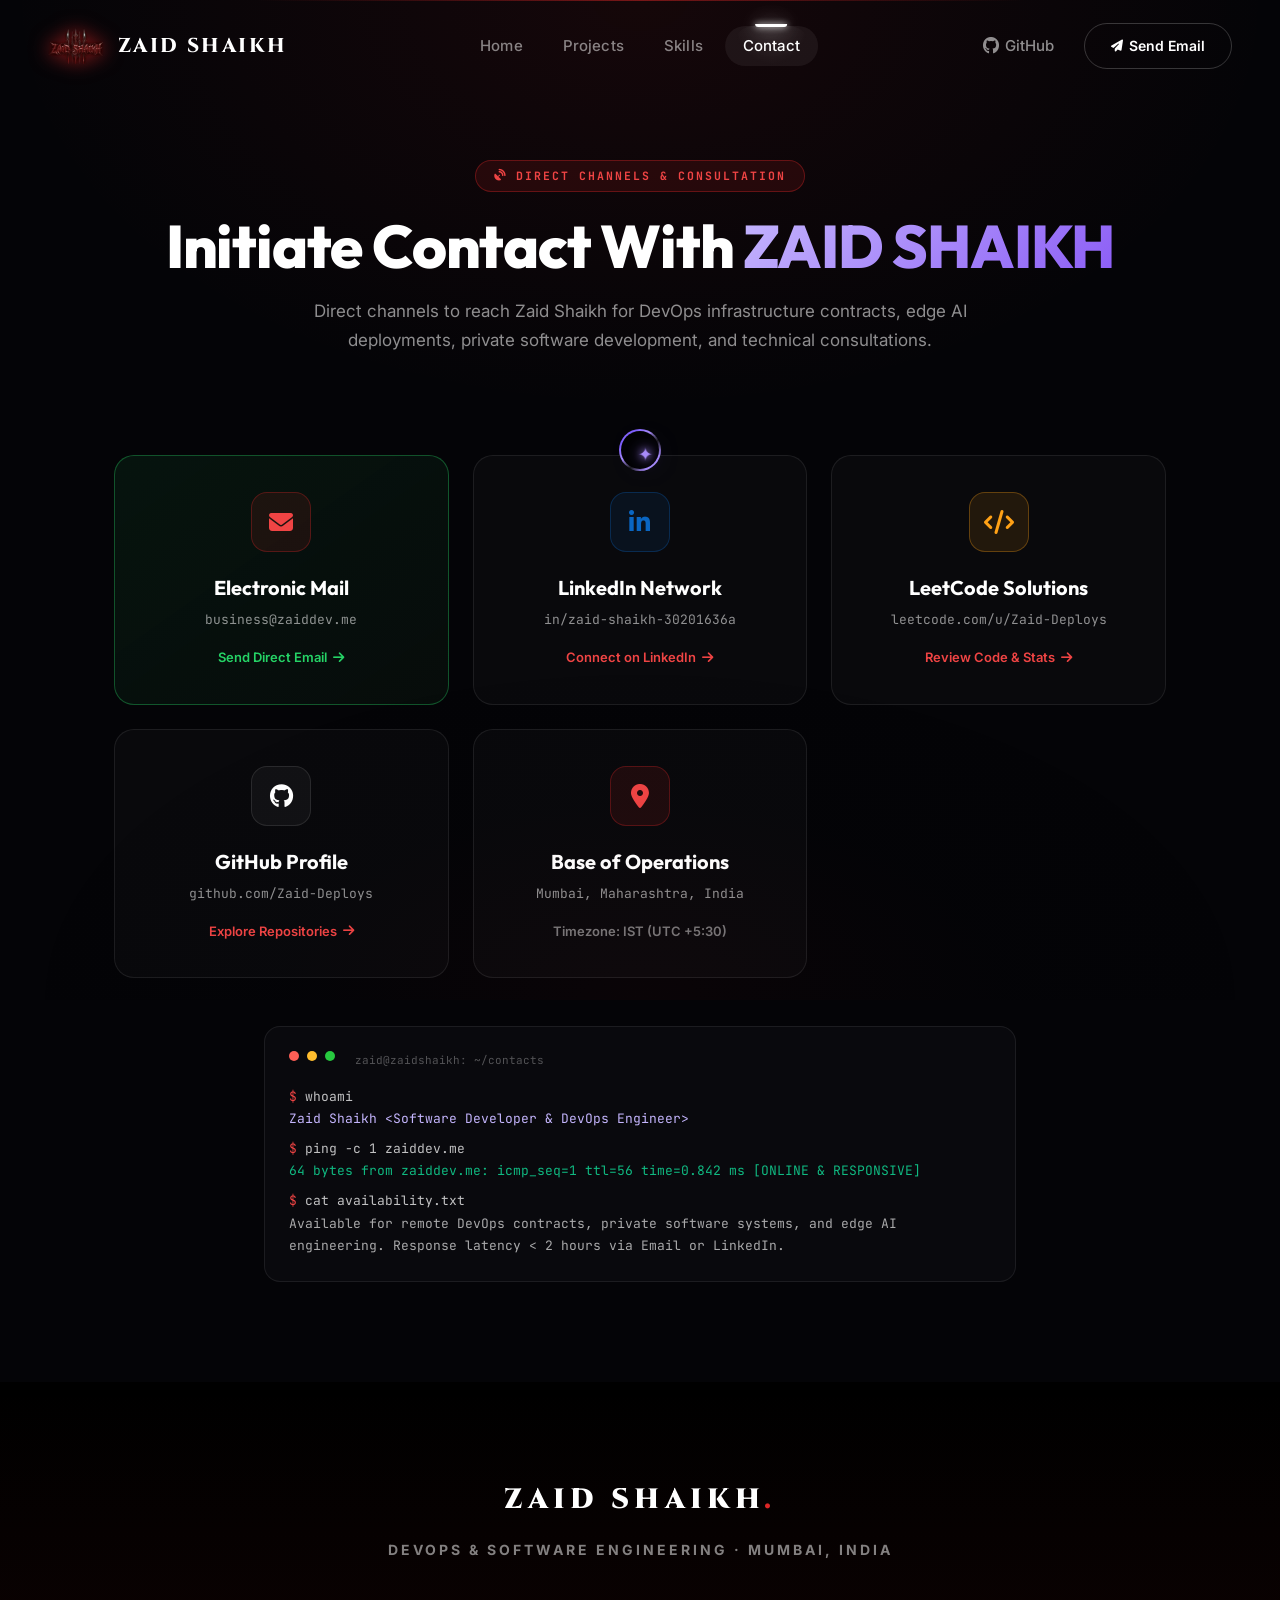
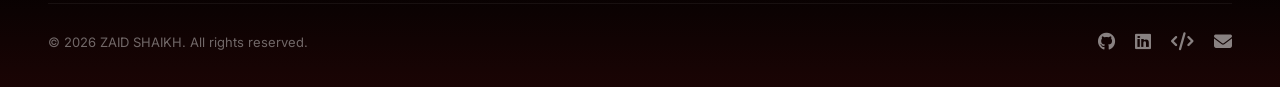
<file: contact.html>
<!DOCTYPE html>
<html lang="en">

<head>
    <meta charset="UTF-8">
    <meta name="viewport" content="width=device-width, initial-scale=1.0, maximum-scale=5.0">
    <title>Contact & Inquiries — Zaid Shaikh | Software Developer</title>
    <meta name="description" content="Reach out to Zaid Shaikh directly via Email, LinkedIn, or GitHub for DevOps and software contracts.">
    <meta name="theme-color" content="#040407">
    
    <link rel="icon" type="image/png" href="zaid_shaikh_logo.png">

    <!-- Fonts -->
    <link rel="preconnect" href="https://fonts.googleapis.com">
    <link rel="preconnect" href="https://fonts.gstatic.com" crossorigin>
    <link href="https://fonts.googleapis.com/css2?family=Cinzel:wght@600;700;800;900&family=Inter:wght@300;400;500;600;700;800&family=JetBrains+Mono:wght@400;500;600;700&family=Outfit:wght@400;500;600;700;800;900&display=swap" rel="stylesheet">

    <!-- Font Awesome -->
    <link rel="stylesheet" href="https://cdnjs.cloudflare.com/ajax/libs/font-awesome/6.5.1/css/all.min.css">

    <!-- Stylesheet -->
    <link rel="stylesheet" href="styles.css?v=5.3">
</head>

<body class="luxury-dark">

    <!-- ═══ SPARKLE STAR CURSOR ═══ -->
    <div class="cursor-dot"></div>
    <div class="cursor-outline"></div>

    <!-- ═══ TOP FLOATING NAVBAR ═══ -->
    <header class="top-navbar" id="topNavbar">
        <div class="nav-inner">
            <a href="index.html" class="nav-logo">
                <img src="zaid_shaikh_logo.png" alt="ZAID SHAIKH" class="nav-logo-icon" style="width: 56px; height: 38px; object-fit: contain; filter: drop-shadow(0 0 10px rgba(220,38,38,0.7));">
                <span class="nav-logo-title" style="letter-spacing: 0.12em; font-family: 'Cinzel', serif; font-weight: 800;">ZAID SHAIKH</span>
            </a>

            <div class="nav-right-group">
                <nav class="nav-links">
                    <a href="index.html" class="nav-link">Home</a>
                    <a href="projects.html" class="nav-link">Projects</a>
                    <a href="index.html#skills" class="nav-link">Skills</a>
                    <a href="contact.html" class="nav-link active">Contact</a>
                </nav>

                <div class="nav-actions">
                    <a href="https://github.com/Zaid-Deploys" target="_blank" class="nav-btn-login" aria-label="GitHub">
                        <i class="fab fa-github" style="font-size: 17px; margin-right: 6px;"></i> GitHub
                    </a>
                    <a href="mailto:business@zaiddev.me" class="nav-btn-cta">
                        <i class="fas fa-paper-plane" style="font-size: 12px; margin-right: 6px;"></i> Send Email
                    </a>
                </div>

                <button class="nav-hamburger" id="mobileMenuBtn" aria-label="Toggle Menu">
                    <span></span><span></span><span></span>
                </button>
            </div>
        </div>

        <!-- Mobile Drawer -->
        <div class="nav-mobile-menu" id="navMobileMenu">
            <a href="index.html" class="nav-mobile-link">Home</a>
            <a href="projects.html" class="nav-mobile-link">Projects</a>
            <a href="index.html#skills" class="nav-mobile-link">Skills</a>
            <a href="contact.html" class="nav-mobile-link active">Contact</a>
            <div class="nav-mobile-actions">
                <a href="https://github.com/Zaid-Deploys" target="_blank" class="nav-mobile-login">
                    <i class="fab fa-github"></i> GitHub Profile
                </a>
                <a href="mailto:business@zaiddev.me" class="nav-mobile-cta">
                    <i class="fas fa-paper-plane"></i> Send Email
                </a>
            </div>
        </div>
    </header>

    <!-- ═══ SUBPAGE HERO ═══ -->
    <section class="subpage-hero">
        <div class="subpage-badge">
            <i class="fas fa-satellite-dish"></i> DIRECT CHANNELS & CONSULTATION
        </div>
        <h1 class="subpage-title">
            Initiate Contact With <span class="pricing-heading-gradient">ZAID SHAIKH</span>
        </h1>
        <p class="subpage-subtitle">
            Direct channels to reach Zaid Shaikh for DevOps infrastructure contracts, edge AI deployments, private software development, and technical consultations.
        </p>
    </section>

    <!-- ═══ MAIN CONTACT GRID ═══ -->
    <section class="subpage-section">
        
        <div class="contact-page-grid">

            <!-- Email Direct (Primary Featured) -->
            <a href="mailto:business@zaiddev.me" class="contact-card-luxury whatsapp-card">
                <div class="contact-card-icon" style="color: #ef4444; border-color: rgba(220,38,38,0.3); background: rgba(220,38,38,0.1);">
                    <i class="fas fa-envelope"></i>
                </div>
                <h3 class="contact-card-title">Electronic Mail</h3>
                <span class="contact-card-value">business@zaiddev.me</span>
                <span class="contact-card-action">
                    Send Direct Email <i class="fas fa-arrow-right"></i>
                </span>
            </a>

            <!-- LinkedIn Profile -->
            <a href="https://www.linkedin.com/in/zaid-shaikh-30201636a" target="_blank" class="contact-card-luxury">
                <div class="contact-card-icon" style="color: #0a66c2; border-color: rgba(10,102,194,0.3); background: rgba(10,102,194,0.1);">
                    <i class="fab fa-linkedin-in"></i>
                </div>
                <h3 class="contact-card-title">LinkedIn Network</h3>
                <span class="contact-card-value">in/zaid-shaikh-30201636a</span>
                <span class="contact-card-action">
                    Connect on LinkedIn <i class="fas fa-arrow-right"></i>
                </span>
            </a>

            <!-- LeetCode Profile -->
            <a href="https://leetcode.com/u/Zaid-Deploys" target="_blank" class="contact-card-luxury">
                <div class="contact-card-icon" style="color: #ffa116; border-color: rgba(255,161,22,0.3); background: rgba(255,161,22,0.1);">
                    <i class="fas fa-code"></i>
                </div>
                <h3 class="contact-card-title">LeetCode Solutions</h3>
                <span class="contact-card-value">leetcode.com/u/Zaid-Deploys</span>
                <span class="contact-card-action">
                    Review Code & Stats <i class="fas fa-arrow-right"></i>
                </span>
            </a>

            <!-- GitHub Profile -->
            <a href="https://github.com/Zaid-Deploys" target="_blank" class="contact-card-luxury">
                <div class="contact-card-icon">
                    <i class="fab fa-github"></i>
                </div>
                <h3 class="contact-card-title">GitHub Profile</h3>
                <span class="contact-card-value">github.com/Zaid-Deploys</span>
                <span class="contact-card-action">
                    Explore Repositories <i class="fas fa-arrow-right"></i>
                </span>
            </a>

            <!-- Location -->
            <div class="contact-card-luxury">
                <div class="contact-card-icon" style="color: #ef4444; border-color: rgba(220,38,38,0.3); background: rgba(220,38,38,0.1);">
                    <i class="fas fa-map-marker-alt"></i>
                </div>
                <h3 class="contact-card-title">Base of Operations</h3>
                <span class="contact-card-value">Mumbai, Maharashtra, India</span>
                <span class="contact-card-action" style="color: rgba(255,255,255,0.45);">
                    Timezone: IST (UTC +5:30)
                </span>
            </div>

        </div>

        <!-- Terminal Quick Action -->
        <div style="max-width: 800px; margin: 40px auto 0; padding: 0 24px;">
            <div style="background: rgba(10, 10, 14, 0.95); border: 1px solid rgba(255, 255, 255, 0.08); border-radius: 16px; padding: 24px; font-family: 'JetBrains Mono', monospace; font-size: 13px; line-height: 1.7; color: rgba(255, 255, 255, 0.75);">
                <div style="display: flex; gap: 8px; margin-bottom: 16px;">
                    <span style="width: 10px; height: 10px; border-radius: 50%; background: #ff5f56; display: inline-block;"></span>
                    <span style="width: 10px; height: 10px; border-radius: 50%; background: #ffbd2e; display: inline-block;"></span>
                    <span style="width: 10px; height: 10px; border-radius: 50%; background: #27c93f; display: inline-block;"></span>
                    <span style="margin-left: 12px; color: rgba(255,255,255,0.3); font-size: 11px;">zaid@zaidshaikh: ~/contacts</span>
                </div>
                <div><span style="color: #ef4444;">$</span> whoami</div>
                <div style="color: #c4b5fd;">Zaid Shaikh &lt;Software Developer & DevOps Engineer&gt;</div>
                <div style="margin-top: 8px;"><span style="color: #ef4444;">$</span> ping -c 1 zaiddev.me</div>
                <div style="color: #10b981;">64 bytes from zaiddev.me: icmp_seq=1 ttl=56 time=0.842 ms [ONLINE & RESPONSIVE]</div>
                <div style="margin-top: 8px;"><span style="color: #ef4444;">$</span> cat availability.txt</div>
                <div style="color: rgba(255,255,255,0.65);">Available for remote DevOps contracts, private software systems, and edge AI engineering. Response latency &lt; 2 hours via Email or LinkedIn.</div>
            </div>
        </div>

    </section>

    <!-- ═══ LUXURY FOOTER ═══ -->
    <footer class="sk-footer">
        <div class="sk-footer__inner" style="max-width: 1320px; margin: 0 auto; padding: 60px 48px 30px;">
            <div class="sk-footer__brand-center" style="text-align: center; margin-bottom: 30px;">
                <div class="sk-footer__logo-text" style="font-family: 'Cinzel', serif; font-size: 28px; font-weight: 900; letter-spacing: 0.18em; color: #ffffff;">
                    ZAID SHAIKH<span style="color: #dc2626;">.</span>
                </div>
                <div class="sk-footer__tagline" style="font-family: 'Inter', sans-serif; font-size: 14px; color: rgba(255, 255, 255, 0.5); margin-top: 8px;">
                    DevOps & Software Engineering · Mumbai, India
                </div>
            </div>

            <div style="display: flex; justify-content: space-between; align-items: center; flex-wrap: wrap; gap: 20px; border-top: 1px solid rgba(255,255,255,0.06); padding-top: 24px;">
                <div style="font-family: 'Inter', sans-serif; font-size: 13px; color: rgba(255, 255, 255, 0.4);">
                    © 2026 ZAID SHAIKH. All rights reserved.
                </div>
                <div style="display: flex; gap: 20px; align-items: center;">
                    <a href="https://github.com/Zaid-Deploys" target="_blank" style="color: rgba(255,255,255,0.5); font-size: 18px;" aria-label="GitHub"><i class="fab fa-github"></i></a>
                    <a href="https://www.linkedin.com/in/zaid-shaikh-30201636a" target="_blank" style="color: rgba(255,255,255,0.5); font-size: 18px;" aria-label="LinkedIn"><i class="fab fa-linkedin"></i></a>
                    <a href="https://leetcode.com/u/Zaid-Deploys" target="_blank" style="color: rgba(255,255,255,0.5); font-size: 18px;" aria-label="LeetCode"><i class="fas fa-code"></i></a>
                    <a href="mailto:business@zaiddev.me" style="color: rgba(255,255,255,0.5); font-size: 18px;" aria-label="Email"><i class="fas fa-envelope"></i></a>
                </div>
            </div>
        </div>
    </footer>

    <!-- Scripts -->
    <script src="script.js"></script>
</body>

</html>
</file>
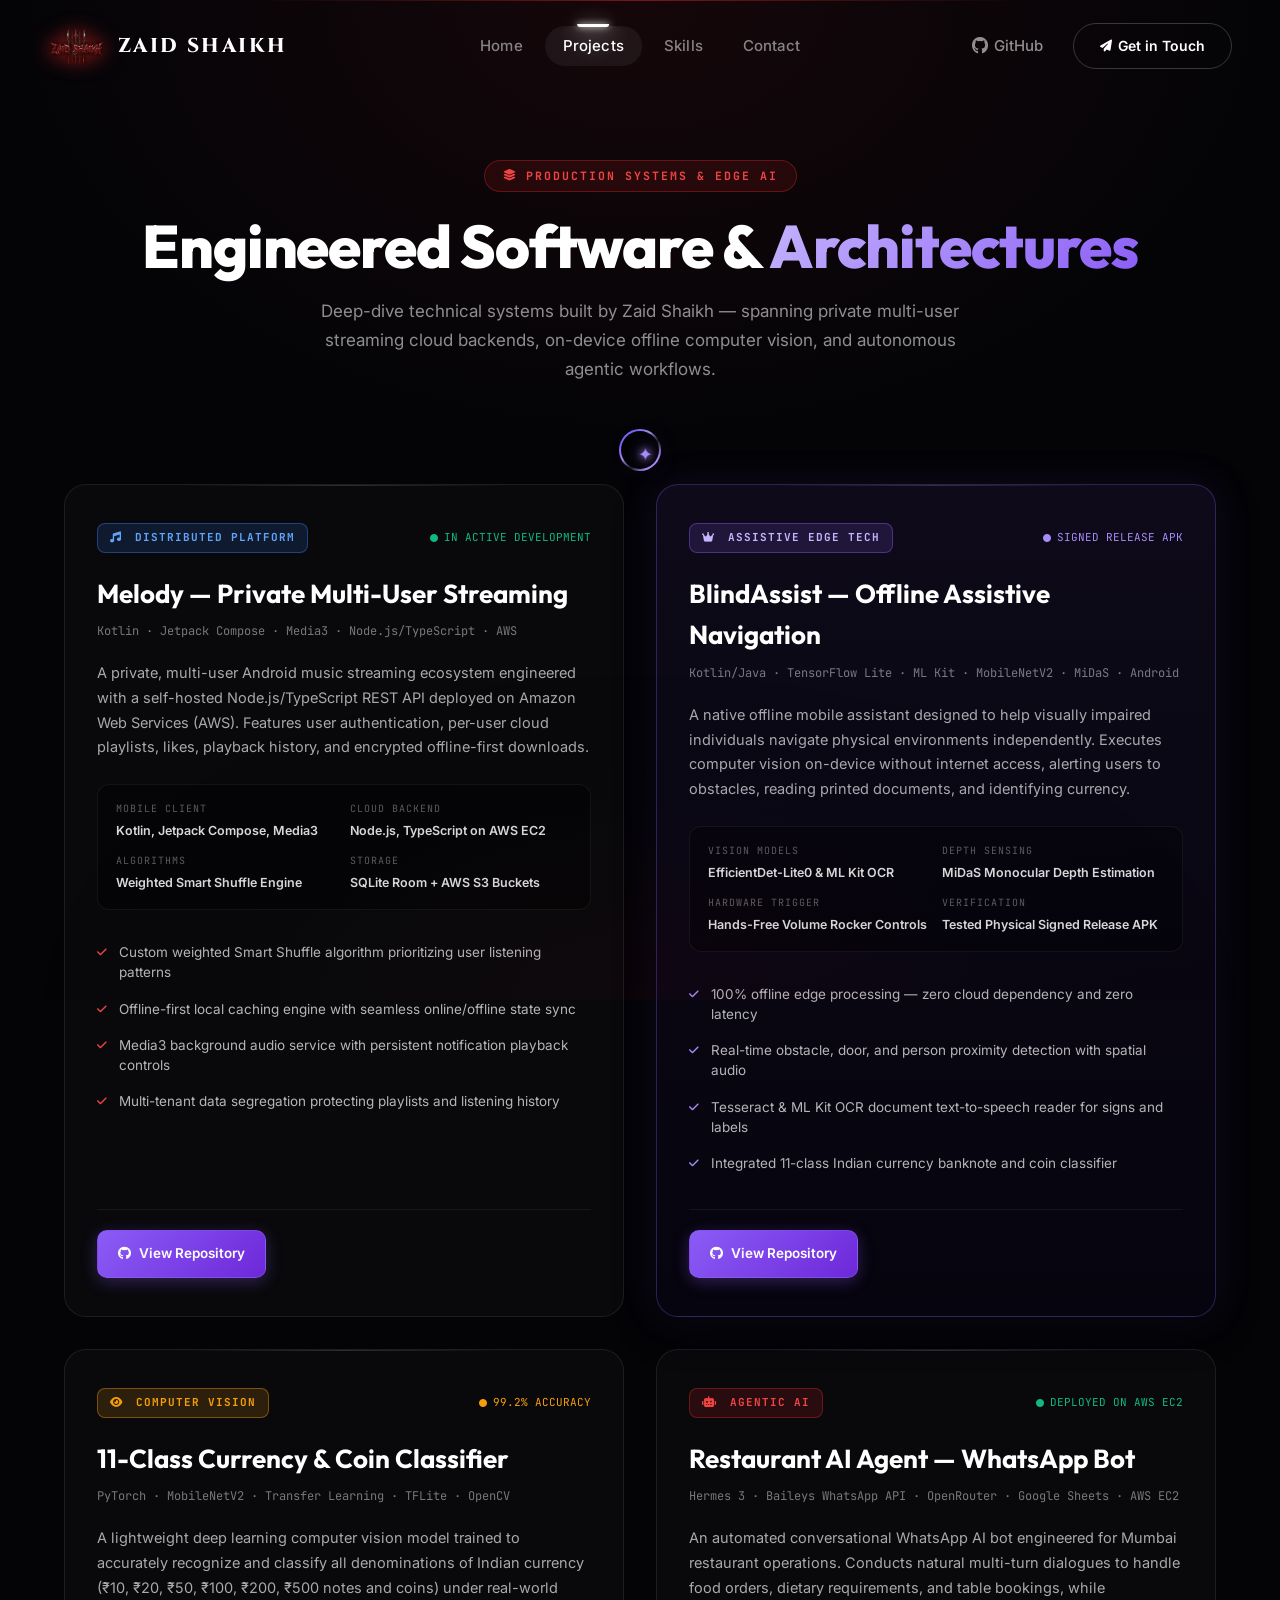
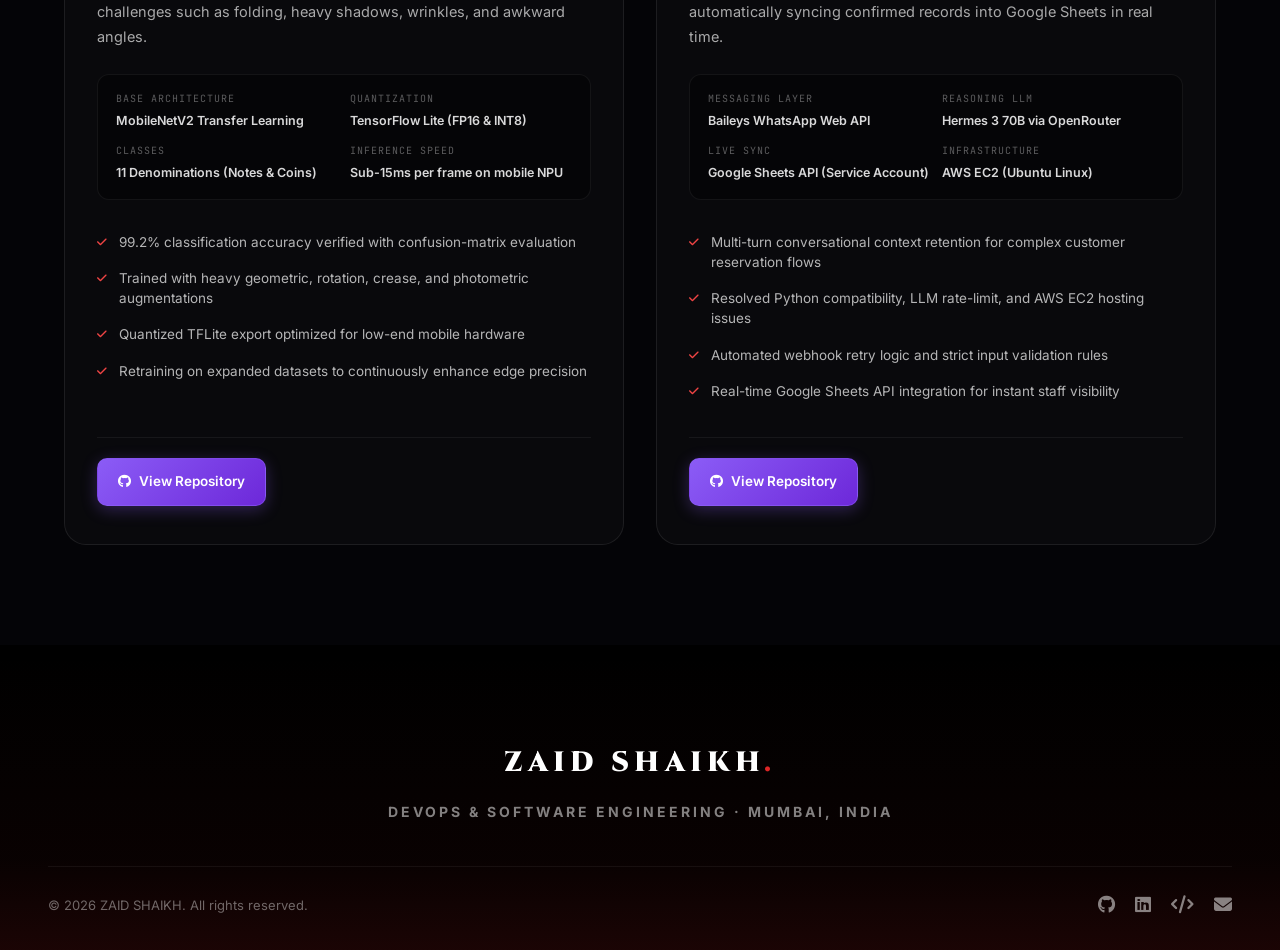
<file: projects.html>
<!DOCTYPE html>
<html lang="en">

<head>
    <meta charset="UTF-8">
    <meta name="viewport" content="width=device-width, initial-scale=1.0, maximum-scale=5.0">
    <title>Featured Projects & Systems — Zaid Shaikh | Software Developer</title>
    <meta name="description" content="Explore software systems, distributed architectures, and offline edge AI created by Zaid Shaikh.">
    <meta name="theme-color" content="#040407">
    
    <link rel="icon" type="image/png" href="zaid_shaikh_logo.png">

    <!-- Fonts -->
    <link rel="preconnect" href="https://fonts.googleapis.com">
    <link rel="preconnect" href="https://fonts.gstatic.com" crossorigin>
    <link href="https://fonts.googleapis.com/css2?family=Cinzel:wght@600;700;800;900&family=Inter:wght@300;400;500;600;700;800&family=JetBrains+Mono:wght@400;500;600;700&family=Outfit:wght@400;500;600;700;800;900&display=swap" rel="stylesheet">

    <!-- Font Awesome -->
    <link rel="stylesheet" href="https://cdnjs.cloudflare.com/ajax/libs/font-awesome/6.5.1/css/all.min.css">

    <!-- Stylesheet -->
    <link rel="stylesheet" href="styles.css?v=5.3">
</head>

<body class="luxury-dark">

    <!-- ═══ SPARKLE STAR CURSOR ═══ -->
    <div class="cursor-dot"></div>
    <div class="cursor-outline"></div>

    <!-- ═══ TOP FLOATING NAVBAR ═══ -->
    <header class="top-navbar" id="topNavbar">
        <div class="nav-inner">
            <a href="index.html" class="nav-logo">
                <img src="zaid_shaikh_logo.png" alt="ZAID SHAIKH" class="nav-logo-icon" style="width: 56px; height: 38px; object-fit: contain; filter: drop-shadow(0 0 10px rgba(220,38,38,0.7));">
                <span class="nav-logo-title" style="letter-spacing: 0.12em; font-family: 'Cinzel', serif; font-weight: 800;">ZAID SHAIKH</span>
            </a>

            <div class="nav-right-group">
                <nav class="nav-links">
                    <a href="index.html" class="nav-link">Home</a>
                    <a href="projects.html" class="nav-link active">Projects</a>
                    <a href="index.html#skills" class="nav-link">Skills</a>
                    <a href="contact.html" class="nav-link">Contact</a>
                </nav>

                <div class="nav-actions">
                    <a href="https://github.com/Zaid-Deploys" target="_blank" class="nav-btn-login" aria-label="GitHub">
                        <i class="fab fa-github" style="font-size: 17px; margin-right: 6px;"></i> GitHub
                    </a>
                    <a href="contact.html" class="nav-btn-cta">
                        <i class="fas fa-paper-plane" style="font-size: 12px; margin-right: 6px;"></i> Get in Touch
                    </a>
                </div>

                <button class="nav-hamburger" id="mobileMenuBtn" aria-label="Toggle Menu">
                    <span></span><span></span><span></span>
                </button>
            </div>
        </div>

        <!-- Mobile Drawer -->
        <div class="nav-mobile-menu" id="navMobileMenu">
            <a href="index.html" class="nav-mobile-link">Home</a>
            <a href="projects.html" class="nav-mobile-link active">Projects</a>
            <a href="index.html#skills" class="nav-mobile-link">Skills</a>
            <a href="contact.html" class="nav-mobile-link">Contact</a>
            <div class="nav-mobile-actions">
                <a href="https://github.com/Zaid-Deploys" target="_blank" class="nav-mobile-login">
                    <i class="fab fa-github"></i> GitHub Profile
                </a>
                <a href="contact.html" class="nav-mobile-cta">
                    <i class="fas fa-paper-plane"></i> Get in Touch
                </a>
            </div>
        </div>
    </header>

    <!-- ═══ SUBPAGE HERO ═══ -->
    <section class="subpage-hero">
        <div class="subpage-badge">
            <i class="fas fa-layer-group"></i> PRODUCTION SYSTEMS & EDGE AI
        </div>
        <h1 class="subpage-title">
            Engineered Software & <span class="pricing-heading-gradient">Architectures</span>
        </h1>
        <p class="subpage-subtitle">
            Deep-dive technical systems built by Zaid Shaikh — spanning private multi-user streaming cloud backends, on-device offline computer vision, and autonomous agentic workflows.
        </p>
    </section>

    <!-- ═══ PROJECTS CATALOG SECTION ═══ -->
    <section class="subpage-section">
        <div class="projects-catalog-grid">

            <!-- Project 1: Melody Music Streaming -->
            <div class="project-full-card">
                <div class="pfc-top-bar">
                    <span class="pfc-badge blue">
                        <i class="fas fa-music" style="margin-right: 5px;"></i> DISTRIBUTED PLATFORM
                    </span>
                    <span class="pfc-status">
                        <i class="fas fa-circle" style="font-size: 8px;"></i> IN ACTIVE DEVELOPMENT
                    </span>
                </div>
                <h2 class="pfc-title">Melody — Private Multi-User Streaming</h2>
                <span class="pfc-subtitle">Kotlin · Jetpack Compose · Media3 · Node.js/TypeScript · AWS</span>
                <p class="pfc-desc">
                    A private, multi-user Android music streaming ecosystem engineered with a self-hosted Node.js/TypeScript REST API deployed on Amazon Web Services (AWS). Features user authentication, per-user cloud playlists, likes, playback history, and encrypted offline-first downloads.
                </p>

                <div class="pfc-spec-box">
                    <div class="pfc-spec-item">
                        <span class="pfc-spec-label">Mobile Client</span>
                        <span class="pfc-spec-value">Kotlin, Jetpack Compose, Media3</span>
                    </div>
                    <div class="pfc-spec-item">
                        <span class="pfc-spec-label">Cloud Backend</span>
                        <span class="pfc-spec-value">Node.js, TypeScript on AWS EC2</span>
                    </div>
                    <div class="pfc-spec-item">
                        <span class="pfc-spec-label">Algorithms</span>
                        <span class="pfc-spec-value">Weighted Smart Shuffle Engine</span>
                    </div>
                    <div class="pfc-spec-item">
                        <span class="pfc-spec-label">Storage</span>
                        <span class="pfc-spec-value">SQLite Room + AWS S3 Buckets</span>
                    </div>
                </div>

                <ul class="pfc-features">
                    <li><i class="fas fa-check"></i> Custom weighted Smart Shuffle algorithm prioritizing user listening patterns</li>
                    <li><i class="fas fa-check"></i> Offline-first local caching engine with seamless online/offline state sync</li>
                    <li><i class="fas fa-check"></i> Media3 background audio service with persistent notification playback controls</li>
                    <li><i class="fas fa-check"></i> Multi-tenant data segregation protecting playlists and listening history</li>
                </ul>

                <div class="pfc-actions">
                    <a href="https://github.com/Zaid-Deploys" target="_blank" class="pfc-btn-primary">
                        <i class="fab fa-github"></i> View Repository
                    </a>
                </div>
            </div>

            <!-- Project 2: BlindAssist (Featured) -->
            <div class="project-full-card featured-card">
                <div class="pfc-top-bar">
                    <span class="pfc-badge purple">
                        <i class="fas fa-crown" style="margin-right: 5px;"></i> ASSISTIVE EDGE TECH
                    </span>
                    <span class="pfc-status" style="color: #a78bfa;">
                        <i class="fas fa-circle" style="font-size: 8px;"></i> SIGNED RELEASE APK
                    </span>
                </div>
                <h2 class="pfc-title">BlindAssist — Offline Assistive Navigation</h2>
                <span class="pfc-subtitle">Kotlin/Java · TensorFlow Lite · ML Kit · MobileNetV2 · MiDaS · Android</span>
                <p class="pfc-desc">
                    A native offline mobile assistant designed to help visually impaired individuals navigate physical environments independently. Executes computer vision on-device without internet access, alerting users to obstacles, reading printed documents, and identifying currency.
                </p>

                <div class="pfc-spec-box">
                    <div class="pfc-spec-item">
                        <span class="pfc-spec-label">Vision Models</span>
                        <span class="pfc-spec-value">EfficientDet-Lite0 & ML Kit OCR</span>
                    </div>
                    <div class="pfc-spec-item">
                        <span class="pfc-spec-label">Depth Sensing</span>
                        <span class="pfc-spec-value">MiDaS Monocular Depth Estimation</span>
                    </div>
                    <div class="pfc-spec-item">
                        <span class="pfc-spec-label">Hardware Trigger</span>
                        <span class="pfc-spec-value">Hands-Free Volume Rocker Controls</span>
                    </div>
                    <div class="pfc-spec-item">
                        <span class="pfc-spec-label">Verification</span>
                        <span class="pfc-spec-value">Tested Physical Signed Release APK</span>
                    </div>
                </div>

                <ul class="pfc-features">
                    <li><i class="fas fa-check"></i> 100% offline edge processing — zero cloud dependency and zero latency</li>
                    <li><i class="fas fa-check"></i> Real-time obstacle, door, and person proximity detection with spatial audio</li>
                    <li><i class="fas fa-check"></i> Tesseract & ML Kit OCR document text-to-speech reader for signs and labels</li>
                    <li><i class="fas fa-check"></i> Integrated 11-class Indian currency banknote and coin classifier</li>
                </ul>

                <div class="pfc-actions">
                    <a href="https://github.com/Zaid-Deploys/BlindAssist" target="_blank" class="pfc-btn-primary">
                        <i class="fab fa-github"></i> View Repository
                    </a>
                </div>
            </div>

            <!-- Project 3: Indian Currency Classifier -->
            <div class="project-full-card">
                <div class="pfc-top-bar">
                    <span class="pfc-badge amber">
                        <i class="fas fa-eye" style="margin-right: 5px;"></i> COMPUTER VISION
                    </span>
                    <span class="pfc-status" style="color: #f59e0b;">
                        <i class="fas fa-circle" style="font-size: 8px;"></i> 99.2% ACCURACY
                    </span>
                </div>
                <h2 class="pfc-title">11-Class Currency & Coin Classifier</h2>
                <span class="pfc-subtitle">PyTorch · MobileNetV2 · Transfer Learning · TFLite · OpenCV</span>
                <p class="pfc-desc">
                    A lightweight deep learning computer vision model trained to accurately recognize and classify all denominations of Indian currency (₹10, ₹20, ₹50, ₹100, ₹200, ₹500 notes and coins) under real-world challenges such as folding, heavy shadows, wrinkles, and awkward angles.
                </p>

                <div class="pfc-spec-box">
                    <div class="pfc-spec-item">
                        <span class="pfc-spec-label">Base Architecture</span>
                        <span class="pfc-spec-value">MobileNetV2 Transfer Learning</span>
                    </div>
                    <div class="pfc-spec-item">
                        <span class="pfc-spec-label">Quantization</span>
                        <span class="pfc-spec-value">TensorFlow Lite (FP16 & INT8)</span>
                    </div>
                    <div class="pfc-spec-item">
                        <span class="pfc-spec-label">Classes</span>
                        <span class="pfc-spec-value">11 Denominations (Notes & Coins)</span>
                    </div>
                    <div class="pfc-spec-item">
                        <span class="pfc-spec-label">Inference Speed</span>
                        <span class="pfc-spec-value">Sub-15ms per frame on mobile NPU</span>
                    </div>
                </div>

                <ul class="pfc-features">
                    <li><i class="fas fa-check"></i> 99.2% classification accuracy verified with confusion-matrix evaluation</li>
                    <li><i class="fas fa-check"></i> Trained with heavy geometric, rotation, crease, and photometric augmentations</li>
                    <li><i class="fas fa-check"></i> Quantized TFLite export optimized for low-end mobile hardware</li>
                    <li><i class="fas fa-check"></i> Retraining on expanded datasets to continuously enhance edge precision</li>
                </ul>

                <div class="pfc-actions">
                    <a href="https://github.com/Zaid-Deploys/Indian-Currency-Classifier" target="_blank" class="pfc-btn-primary">
                        <i class="fab fa-github"></i> View Repository
                    </a>
                </div>
            </div>

            <!-- Project 4: Restaurant AI Agent -->
            <div class="project-full-card">
                <div class="pfc-top-bar">
                    <span class="pfc-badge red">
                        <i class="fas fa-robot" style="margin-right: 5px;"></i> AGENTIC AI
                    </span>
                    <span class="pfc-status">
                        <i class="fas fa-circle" style="font-size: 8px;"></i> DEPLOYED ON AWS EC2
                    </span>
                </div>
                <h2 class="pfc-title">Restaurant AI Agent — WhatsApp Bot</h2>
                <span class="pfc-subtitle">Hermes 3 · Baileys WhatsApp API · OpenRouter · Google Sheets · AWS EC2</span>
                <p class="pfc-desc">
                    An automated conversational WhatsApp AI bot engineered for Mumbai restaurant operations. Conducts natural multi-turn dialogues to handle food orders, dietary requirements, and table bookings, while automatically syncing confirmed records into Google Sheets in real time.
                </p>

                <div class="pfc-spec-box">
                    <div class="pfc-spec-item">
                        <span class="pfc-spec-label">Messaging Layer</span>
                        <span class="pfc-spec-value">Baileys WhatsApp Web API</span>
                    </div>
                    <div class="pfc-spec-item">
                        <span class="pfc-spec-label">Reasoning LLM</span>
                        <span class="pfc-spec-value">Hermes 3 70B via OpenRouter</span>
                    </div>
                    <div class="pfc-spec-item">
                        <span class="pfc-spec-label">Live Sync</span>
                        <span class="pfc-spec-value">Google Sheets API (Service Account)</span>
                    </div>
                    <div class="pfc-spec-item">
                        <span class="pfc-spec-label">Infrastructure</span>
                        <span class="pfc-spec-value">AWS EC2 (Ubuntu Linux)</span>
                    </div>
                </div>

                <ul class="pfc-features">
                    <li><i class="fas fa-check"></i> Multi-turn conversational context retention for complex customer reservation flows</li>
                    <li><i class="fas fa-check"></i> Resolved Python compatibility, LLM rate-limit, and AWS EC2 hosting issues</li>
                    <li><i class="fas fa-check"></i> Automated webhook retry logic and strict input validation rules</li>
                    <li><i class="fas fa-check"></i> Real-time Google Sheets API integration for instant staff visibility</li>
                </ul>

                <div class="pfc-actions">
                    <a href="https://github.com/Zaid-Deploys/Restaurant-AI-Agent" target="_blank" class="pfc-btn-primary">
                        <i class="fab fa-github"></i> View Repository
                    </a>
                </div>
            </div>

        </div>
    </section>

    <!-- ═══ LUXURY FOOTER ═══ -->
    <footer class="sk-footer">
        <div class="sk-footer__inner" style="max-width: 1320px; margin: 0 auto; padding: 60px 48px 30px;">
            <div class="sk-footer__brand-center" style="text-align: center; margin-bottom: 30px;">
                <div class="sk-footer__logo-text" style="font-family: 'Cinzel', serif; font-size: 28px; font-weight: 900; letter-spacing: 0.18em; color: #ffffff;">
                    ZAID SHAIKH<span style="color: #dc2626;">.</span>
                </div>
                <div class="sk-footer__tagline" style="font-family: 'Inter', sans-serif; font-size: 14px; color: rgba(255, 255, 255, 0.5); margin-top: 8px;">
                    DevOps & Software Engineering · Mumbai, India
                </div>
            </div>

            <div style="display: flex; justify-content: space-between; align-items: center; flex-wrap: wrap; gap: 20px; border-top: 1px solid rgba(255,255,255,0.06); padding-top: 24px;">
                <div style="font-family: 'Inter', sans-serif; font-size: 13px; color: rgba(255, 255, 255, 0.4);">
                    © 2026 ZAID SHAIKH. All rights reserved.
                </div>
                <div style="display: flex; gap: 20px; align-items: center;">
                    <a href="https://github.com/Zaid-Deploys" target="_blank" style="color: rgba(255,255,255,0.5); font-size: 18px;" aria-label="GitHub"><i class="fab fa-github"></i></a>
                    <a href="https://www.linkedin.com/in/zaid-shaikh-30201636a" target="_blank" style="color: rgba(255,255,255,0.5); font-size: 18px;" aria-label="LinkedIn"><i class="fab fa-linkedin"></i></a>
                    <a href="https://leetcode.com/u/Zaid-Deploys" target="_blank" style="color: rgba(255,255,255,0.5); font-size: 18px;" aria-label="LeetCode"><i class="fas fa-code"></i></a>
                    <a href="mailto:business@zaiddev.me" style="color: rgba(255,255,255,0.5); font-size: 18px;" aria-label="Email"><i class="fas fa-envelope"></i></a>
                </div>
            </div>
        </div>
    </footer>

    <!-- Scripts -->
    <script src="script.js"></script>
</body>

</html>
</file>
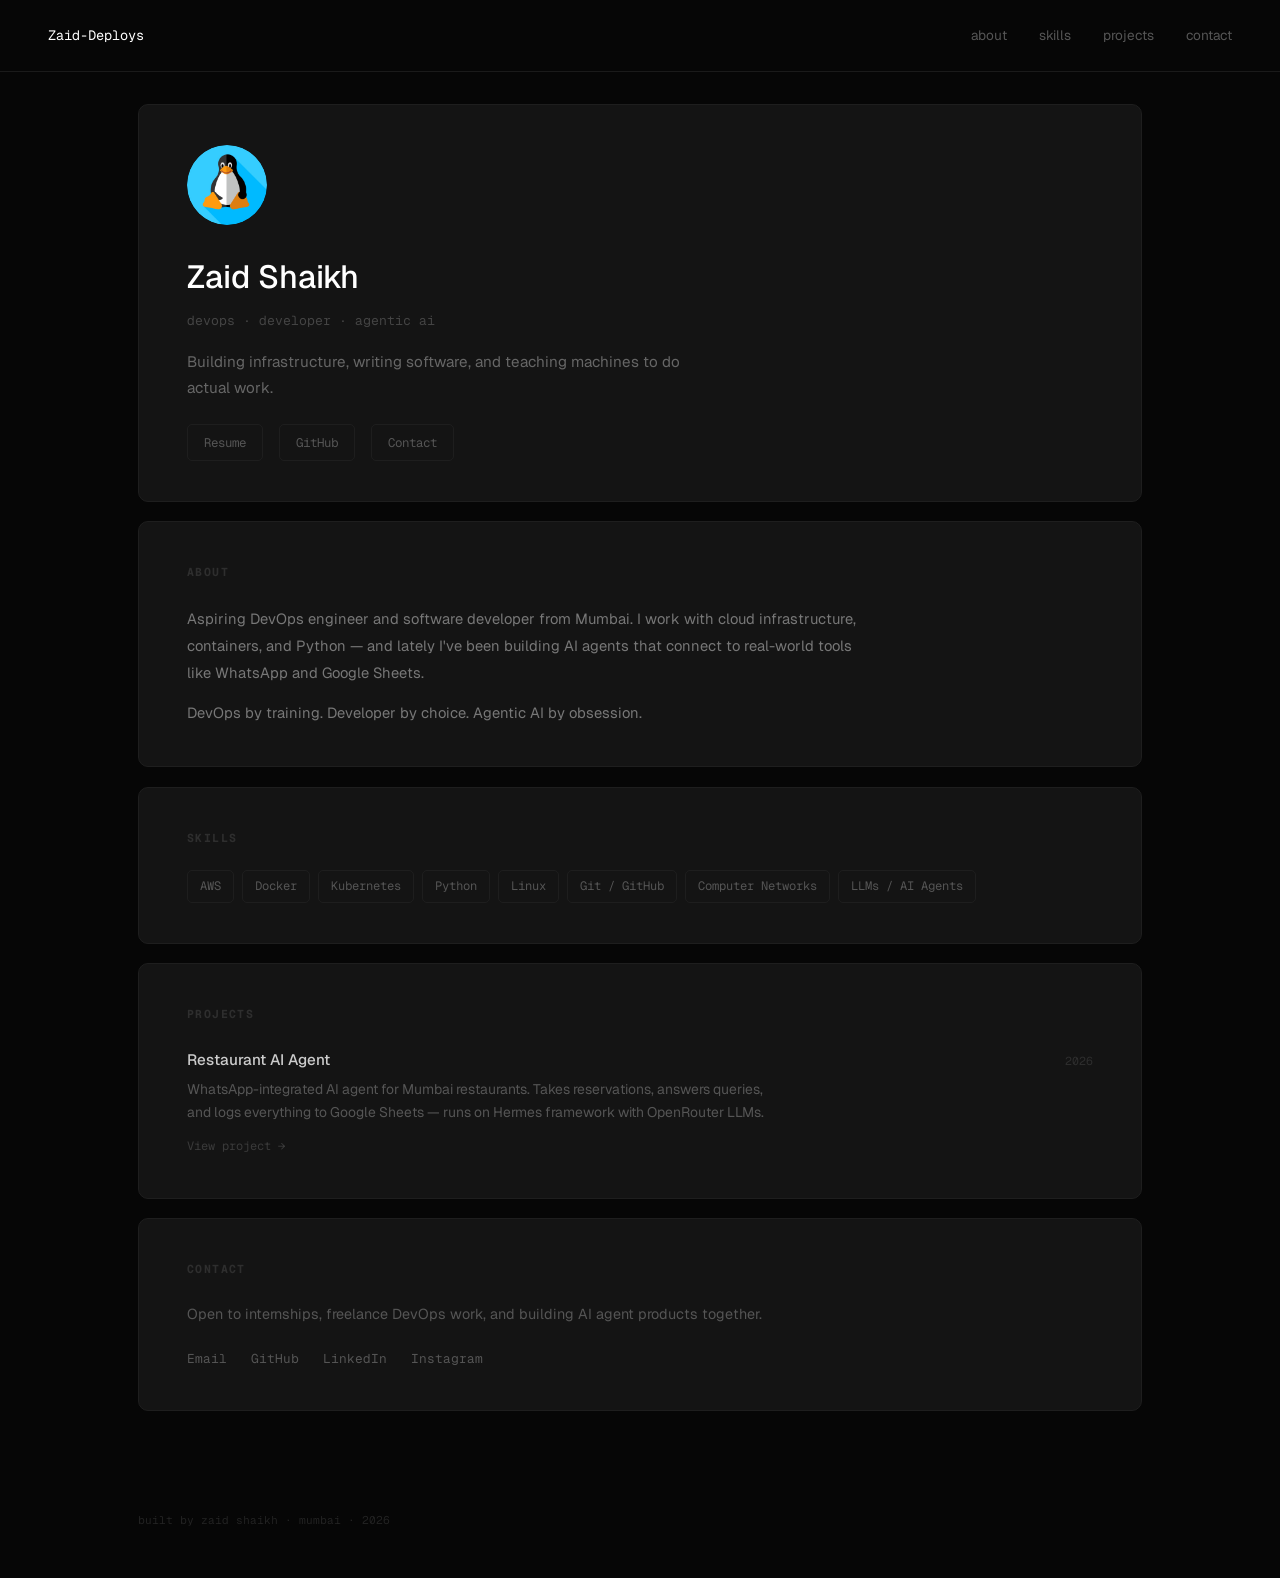
<file: zaid-portfolio-v2.html>
<!DOCTYPE html>
<html lang="en">
<head>
  <meta charset="UTF-8" />
  <meta name="viewport" content="width=device-width, initial-scale=1.0" />
  <title>Zaid Shaikh</title>
  <link rel="preconnect" href="https://fonts.googleapis.com" />
  <link href="https://fonts.googleapis.com/css2?family=Geist+Mono:wght@400;500&family=Geist:wght@300;400;500&display=swap" rel="stylesheet" />
  <style>
    *, *::before, *::after { box-sizing: border-box; margin: 0; padding: 0; }

    body {
      background: #060606;
      color: #c9c9c9;
      font-family: 'Geist', sans-serif;
      font-size: 15px;
      line-height: 1.75;
      -webkit-font-smoothing: antialiased;
    }

    /* NAV — full width with inner padding */
    nav {
      display: flex;
      justify-content: space-between;
      align-items: center;
      padding: 1.4rem 3rem;
      position: sticky;
      top: 0;
      background: #060606;
      z-index: 10;
      border-bottom: 1px solid #1a1a1a;
    }
    .nav-name {
      font-family: 'Geist Mono', monospace;
      font-size: 0.85rem;
      color: #fff;
      text-decoration: none;
    }
    .nav-links {
      display: flex;
      gap: 2rem;
      list-style: none;
    }
    .nav-links a {
      font-size: 0.85rem;
      color: #555;
      text-decoration: none;
      transition: color 0.15s;
    }
    .nav-links a:hover { color: #ccc; }

    /* PAGE CONTENT */
    .page {
      max-width: 1100px;
      margin: 0 auto;
      padding: 2rem 3rem 5rem;
    }

    /* BOX */
    .box {
      background: #141414;
      border: 1px solid #1e1e1e;
      border-radius: 10px;
      padding: 2.5rem 3rem;
      margin-bottom: 1.2rem;
    }

    /* HERO */
    .avatar {
      width: 80px;
      height: 80px;
      border-radius: 50%;
      object-fit: cover;
      object-position: center;
      display: block;
      margin-bottom: 1.5rem;
      background: #1a9fc2;
    }
    h1 {
      font-size: 2rem;
      font-weight: 500;
      color: #fff;
      margin-bottom: 0.3rem;
    }
    .hero-sub {
      font-family: 'Geist Mono', monospace;
      font-size: 0.82rem;
      color: #444;
      margin-bottom: 1rem;
    }
    .hero-desc {
      font-size: 0.95rem;
      color: #666;
      line-height: 1.75;
      margin-bottom: 1.4rem;
      max-width: 500px;
    }
    .hero-links {
      display: flex;
      gap: 1rem;
      align-items: center;
    }
    .hero-links a {
      font-family: 'Geist Mono', monospace;
      font-size: 0.78rem;
      color: #555;
      text-decoration: none;
      border: 1px solid #1e1e1e;
      padding: 0.4rem 1rem;
      border-radius: 5px;
      transition: all 0.15s;
    }
    .hero-links a:hover { color: #ccc; border-color: #444; }

    /* SECTION LABEL */
    h2 {
      font-family: 'Geist Mono', monospace;
      font-size: 0.72rem;
      color: #2e2e2e;
      text-transform: uppercase;
      letter-spacing: 0.12em;
      margin-bottom: 1.4rem;
    }

    /* ABOUT */
    .about-text {
      font-size: 0.92rem;
      color: #777;
      line-height: 1.85;
      max-width: 680px;
    }
    .about-text p + p { margin-top: 0.8rem; }

    /* SKILLS */
    .skills-list {
      display: flex;
      flex-wrap: wrap;
      gap: 0.5rem;
    }
    .skill-tag {
      font-family: 'Geist Mono', monospace;
      font-size: 0.76rem;
      color: #555;
      border: 1px solid #1e1e1e;
      border-radius: 5px;
      padding: 0.3rem 0.75rem;
    }

    /* PROJECTS */
    .project { margin-bottom: 1.8rem; }
    .project:last-child { margin-bottom: 0; }
    .project-header {
      display: flex;
      justify-content: space-between;
      align-items: baseline;
      margin-bottom: 0.3rem;
    }
    .project-title {
      font-size: 0.95rem;
      color: #ccc;
      font-weight: 500;
    }
    .project-year {
      font-family: 'Geist Mono', monospace;
      font-size: 0.72rem;
      color: #2e2e2e;
    }
    .project-desc {
      font-size: 0.87rem;
      color: #555;
      line-height: 1.65;
      margin-bottom: 0.5rem;
      max-width: 600px;
    }
    .project-link {
      font-family: 'Geist Mono', monospace;
      font-size: 0.75rem;
      color: #3a3a3a;
      text-decoration: none;
      transition: color 0.15s;
    }
    .project-link:hover { color: #aaa; }

    /* CONTACT */
    .contact-desc {
      font-size: 0.9rem;
      color: #555;
      margin-bottom: 1.3rem;
      line-height: 1.75;
    }
    .contact-links {
      display: flex;
      gap: 1.5rem;
      flex-wrap: wrap;
    }
    .contact-links a {
      font-family: 'Geist Mono', monospace;
      font-size: 0.8rem;
      color: #555;
      text-decoration: none;
      transition: color 0.15s;
    }
    .contact-links a:hover { color: #ccc; }

    /* FOOTER */
    footer {
      font-family: 'Geist Mono', monospace;
      font-size: 0.7rem;
      color: #222;
      padding: 0 3rem 3rem;
      max-width: 1100px;
      margin: 0 auto;
    }

    @media (max-width: 768px) {
      nav { padding: 1rem 1.5rem; }
      .page { padding: 1.5rem 1.5rem 4rem; }
      .box { padding: 1.5rem; }
      footer { padding: 0 1.5rem 3rem; }
    }
  </style>
</head>
<body>

  <nav>
    <a class="nav-name" href="#">Zaid-Deploys</a>
    <ul class="nav-links">
      <li><a href="#about">about</a></li>
      <li><a href="#skills">skills</a></li>
      <li><a href="#projects">projects</a></li>
      <li><a href="#contact">contact</a></li>
    </ul>
  </nav>

  <div class="page">

    <!-- HERO -->
    <div class="box" id="hero">
      <img class="avatar" src="[data-uri]" alt="Zaid Shaikh" />
      <h1>Zaid Shaikh</h1>
      <p class="hero-sub">devops · developer · agentic ai</p>
      <p class="hero-desc">Building infrastructure, writing software, and teaching machines to do actual work.</p>
      <div class="hero-links">
        <a href="#">Resume</a>
        <a href="https://github.com/Zaid-Deploys" target="_blank">GitHub</a>
        <a href="mailto:zaidshaikh8726@gmail.com">Contact</a>
      </div>
    </div>

    <!-- ABOUT -->
    <div class="box" id="about">
      <h2>about</h2>
      <div class="about-text">
        <p>Aspiring DevOps engineer and software developer from Mumbai. I work with cloud infrastructure, containers, and Python — and lately I've been building AI agents that connect to real-world tools like WhatsApp and Google Sheets.</p>
        <p>DevOps by training. Developer by choice. Agentic AI by obsession.</p>
      </div>
    </div>

    <!-- SKILLS -->
    <div class="box" id="skills">
      <h2>skills</h2>
      <div class="skills-list">
        <span class="skill-tag">AWS</span>
        <span class="skill-tag">Docker</span>
        <span class="skill-tag">Kubernetes</span>
        <span class="skill-tag">Python</span>
        <span class="skill-tag">Linux</span>
        <span class="skill-tag">Git / GitHub</span>
        <span class="skill-tag">Computer Networks</span>
        <span class="skill-tag">LLMs / AI Agents</span>
      </div>
    </div>

    <!-- PROJECTS -->
    <div class="box" id="projects">
      <h2>projects</h2>
      <div class="project">
        <div class="project-header">
          <p class="project-title">Restaurant AI Agent</p>
          <span class="project-year">2026</span>
        </div>
        <p class="project-desc">WhatsApp-integrated AI agent for Mumbai restaurants. Takes reservations, answers queries, and logs everything to Google Sheets — runs on Hermes framework with OpenRouter LLMs.</p>
        <a class="project-link" href="https://github.com/Zaid-Deploys/restaurant-ai-agent" target="_blank">View project →</a>
      </div>
    </div>

    <!-- CONTACT -->
    <div class="box" id="contact">
      <h2>contact</h2>
      <p class="contact-desc">Open to internships, freelance DevOps work, and building AI agent products together.</p>
      <div class="contact-links">
        <a href="mailto:zaidshaikh8726@gmail.com">Email</a>
        <a href="https://github.com/Zaid-Deploys" target="_blank">GitHub</a>
        <a href="https://www.linkedin.com/in/zaid-shaikh-30201636a" target="_blank">LinkedIn</a>
        <a href="https://instagram.com/sisyphvs._" target="_blank">Instagram</a>
      </div>
    </div>

  </div>

  <footer>built by zaid shaikh · mumbai · 2026</footer>

</body>
</html>
</file>
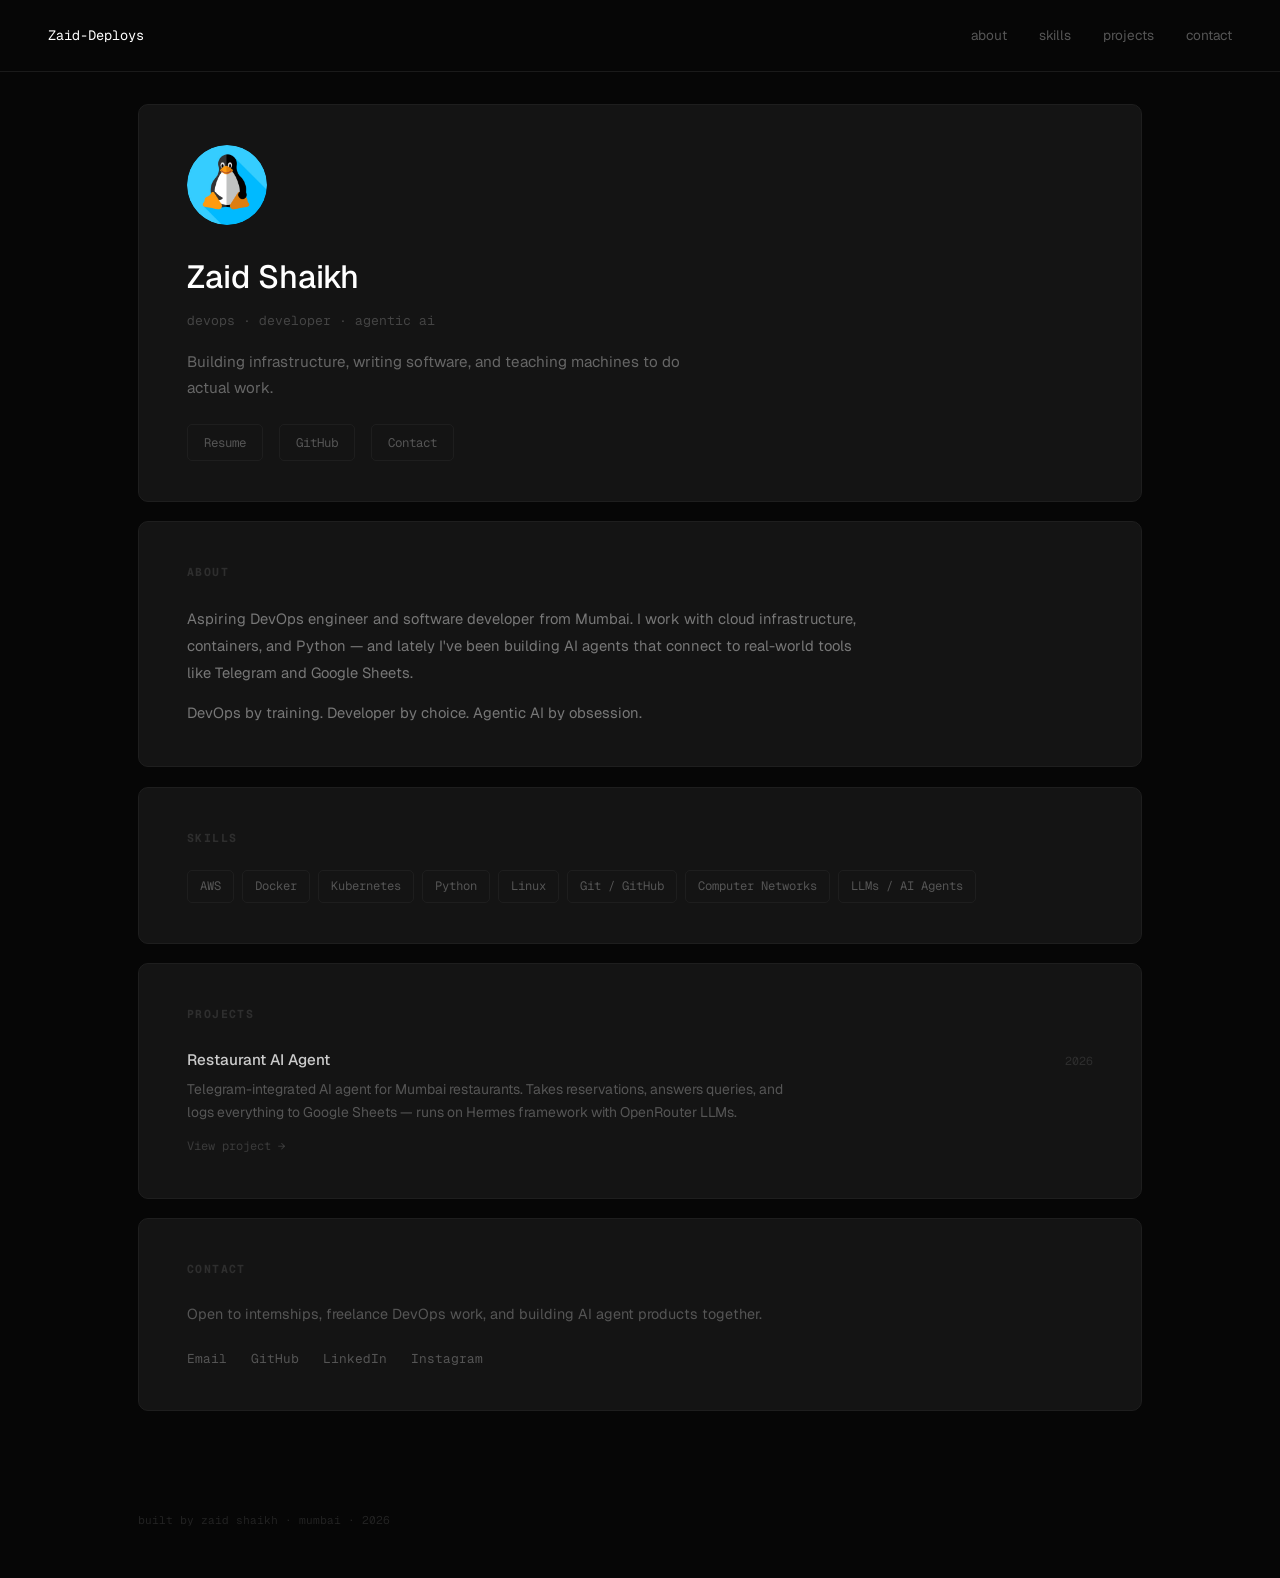
<file: zaid-portfolio-v2_2.html>
<!DOCTYPE html>
<html lang="en">
<head>
  <meta charset="UTF-8" />
  <meta name="viewport" content="width=device-width, initial-scale=1.0" />
  <title>Zaid Shaikh</title>
  <link rel="preconnect" href="https://fonts.googleapis.com" />
  <link href="https://fonts.googleapis.com/css2?family=Geist+Mono:wght@400;500&family=Geist:wght@300;400;500&display=swap" rel="stylesheet" />
  <style>
    *, *::before, *::after { box-sizing: border-box; margin: 0; padding: 0; }

    body {
      background: #060606;
      color: #c9c9c9;
      font-family: 'Geist', sans-serif;
      font-size: 15px;
      line-height: 1.75;
      -webkit-font-smoothing: antialiased;
    }

    /* NAV — full width with inner padding */
    nav {
      display: flex;
      justify-content: space-between;
      align-items: center;
      padding: 1.4rem 3rem;
      position: sticky;
      top: 0;
      background: #060606;
      z-index: 10;
      border-bottom: 1px solid #1a1a1a;
    }
    .nav-name {
      font-family: 'Geist Mono', monospace;
      font-size: 0.85rem;
      color: #fff;
      text-decoration: none;
    }
    .nav-links {
      display: flex;
      gap: 2rem;
      list-style: none;
    }
    .nav-links a {
      font-size: 0.85rem;
      color: #555;
      text-decoration: none;
      transition: color 0.15s;
    }
    .nav-links a:hover { color: #ccc; }

    /* PAGE CONTENT */
    .page {
      max-width: 1100px;
      margin: 0 auto;
      padding: 2rem 3rem 5rem;
    }

    /* BOX */
    .box {
      background: #141414;
      border: 1px solid #1e1e1e;
      border-radius: 10px;
      padding: 2.5rem 3rem;
      margin-bottom: 1.2rem;
    }

    /* HERO */
    .avatar {
      width: 80px;
      height: 80px;
      border-radius: 50%;
      object-fit: cover;
      object-position: center;
      display: block;
      margin-bottom: 1.5rem;
      background: #1a9fc2;
    }
    h1 {
      font-size: 2rem;
      font-weight: 500;
      color: #fff;
      margin-bottom: 0.3rem;
    }
    .hero-sub {
      font-family: 'Geist Mono', monospace;
      font-size: 0.82rem;
      color: #444;
      margin-bottom: 1rem;
    }
    .hero-desc {
      font-size: 0.95rem;
      color: #666;
      line-height: 1.75;
      margin-bottom: 1.4rem;
      max-width: 500px;
    }
    .hero-links {
      display: flex;
      gap: 1rem;
      align-items: center;
    }
    .hero-links a {
      font-family: 'Geist Mono', monospace;
      font-size: 0.78rem;
      color: #555;
      text-decoration: none;
      border: 1px solid #1e1e1e;
      padding: 0.4rem 1rem;
      border-radius: 5px;
      transition: all 0.15s;
    }
    .hero-links a:hover { color: #ccc; border-color: #444; }

    /* SECTION LABEL */
    h2 {
      font-family: 'Geist Mono', monospace;
      font-size: 0.72rem;
      color: #2e2e2e;
      text-transform: uppercase;
      letter-spacing: 0.12em;
      margin-bottom: 1.4rem;
    }

    /* ABOUT */
    .about-text {
      font-size: 0.92rem;
      color: #777;
      line-height: 1.85;
      max-width: 680px;
    }
    .about-text p + p { margin-top: 0.8rem; }

    /* SKILLS */
    .skills-list {
      display: flex;
      flex-wrap: wrap;
      gap: 0.5rem;
    }
    .skill-tag {
      font-family: 'Geist Mono', monospace;
      font-size: 0.76rem;
      color: #555;
      border: 1px solid #1e1e1e;
      border-radius: 5px;
      padding: 0.3rem 0.75rem;
    }

    /* PROJECTS */
    .project { margin-bottom: 1.8rem; }
    .project:last-child { margin-bottom: 0; }
    .project-header {
      display: flex;
      justify-content: space-between;
      align-items: baseline;
      margin-bottom: 0.3rem;
    }
    .project-title {
      font-size: 0.95rem;
      color: #ccc;
      font-weight: 500;
    }
    .project-year {
      font-family: 'Geist Mono', monospace;
      font-size: 0.72rem;
      color: #2e2e2e;
    }
    .project-desc {
      font-size: 0.87rem;
      color: #555;
      line-height: 1.65;
      margin-bottom: 0.5rem;
      max-width: 600px;
    }
    .project-link {
      font-family: 'Geist Mono', monospace;
      font-size: 0.75rem;
      color: #3a3a3a;
      text-decoration: none;
      transition: color 0.15s;
    }
    .project-link:hover { color: #aaa; }

    /* CONTACT */
    .contact-desc {
      font-size: 0.9rem;
      color: #555;
      margin-bottom: 1.3rem;
      line-height: 1.75;
    }
    .contact-links {
      display: flex;
      gap: 1.5rem;
      flex-wrap: wrap;
    }
    .contact-links a {
      font-family: 'Geist Mono', monospace;
      font-size: 0.8rem;
      color: #555;
      text-decoration: none;
      transition: color 0.15s;
    }
    .contact-links a:hover { color: #ccc; }

    /* FOOTER */
    footer {
      font-family: 'Geist Mono', monospace;
      font-size: 0.7rem;
      color: #222;
      padding: 0 3rem 3rem;
      max-width: 1100px;
      margin: 0 auto;
    }

    @media (max-width: 768px) {
      nav { padding: 1rem 1.5rem; }
      .page { padding: 1.5rem 1.5rem 4rem; }
      .box { padding: 1.5rem; }
      footer { padding: 0 1.5rem 3rem; }
    }
  </style>
</head>
<body>

  <nav>
    <a class="nav-name" href="#">Zaid-Deploys</a>
    <ul class="nav-links">
      <li><a href="#about">about</a></li>
      <li><a href="#skills">skills</a></li>
      <li><a href="#projects">projects</a></li>
      <li><a href="#contact">contact</a></li>
    </ul>
  </nav>

  <div class="page">

    <!-- HERO -->
    <div class="box" id="hero">
      <img class="avatar" src="[data-uri]" alt="Zaid Shaikh" />
      <h1>Zaid Shaikh</h1>
      <p class="hero-sub">devops · developer · agentic ai</p>
      <p class="hero-desc">Building infrastructure, writing software, and teaching machines to do actual work.</p>
      <div class="hero-links">
        <a href="#">Resume</a>
        <a href="https://github.com/Zaid-Deploys" target="_blank">GitHub</a>
        <a href="mailto:zaidshaikh8726@gmail.com">Contact</a>
      </div>
    </div>

    <!-- ABOUT -->
    <div class="box" id="about">
      <h2>about</h2>
      <div class="about-text">
        <p>Aspiring DevOps engineer and software developer from Mumbai. I work with cloud infrastructure, containers, and Python — and lately I've been building AI agents that connect to real-world tools like Telegram and Google Sheets.</p>
        <p>DevOps by training. Developer by choice. Agentic AI by obsession.</p>
      </div>
    </div>

    <!-- SKILLS -->
    <div class="box" id="skills">
      <h2>skills</h2>
      <div class="skills-list">
        <span class="skill-tag">AWS</span>
        <span class="skill-tag">Docker</span>
        <span class="skill-tag">Kubernetes</span>
        <span class="skill-tag">Python</span>
        <span class="skill-tag">Linux</span>
        <span class="skill-tag">Git / GitHub</span>
        <span class="skill-tag">Computer Networks</span>
        <span class="skill-tag">LLMs / AI Agents</span>
      </div>
    </div>

    <!-- PROJECTS -->
    <div class="box" id="projects">
      <h2>projects</h2>
      <div class="project">
        <div class="project-header">
          <p class="project-title">Restaurant AI Agent</p>
          <span class="project-year">2026</span>
        </div>
        <p class="project-desc">Telegram-integrated AI agent for Mumbai restaurants. Takes reservations, answers queries, and logs everything to Google Sheets — runs on Hermes framework with OpenRouter LLMs.</p>
        <a class="project-link" href="https://github.com/Zaid-Deploys/restaurant-ai-agent" target="_blank">View project →</a>
      </div>
    </div>

    <!-- CONTACT -->
    <div class="box" id="contact">
      <h2>contact</h2>
      <p class="contact-desc">Open to internships, freelance DevOps work, and building AI agent products together.</p>
      <div class="contact-links">
        <a href="mailto:zaidshaikh8726@gmail.com">Email</a>
        <a href="https://github.com/Zaid-Deploys" target="_blank">GitHub</a>
        <a href="https://www.linkedin.com/in/zaid-shaikh-30201636a" target="_blank">LinkedIn</a>
        <a href="https://instagram.com/sisyphvs._" target="_blank">Instagram</a>
      </div>
    </div>

  </div>

  <footer>built by zaid shaikh · mumbai · 2026</footer>

</body>
</html>
</file>
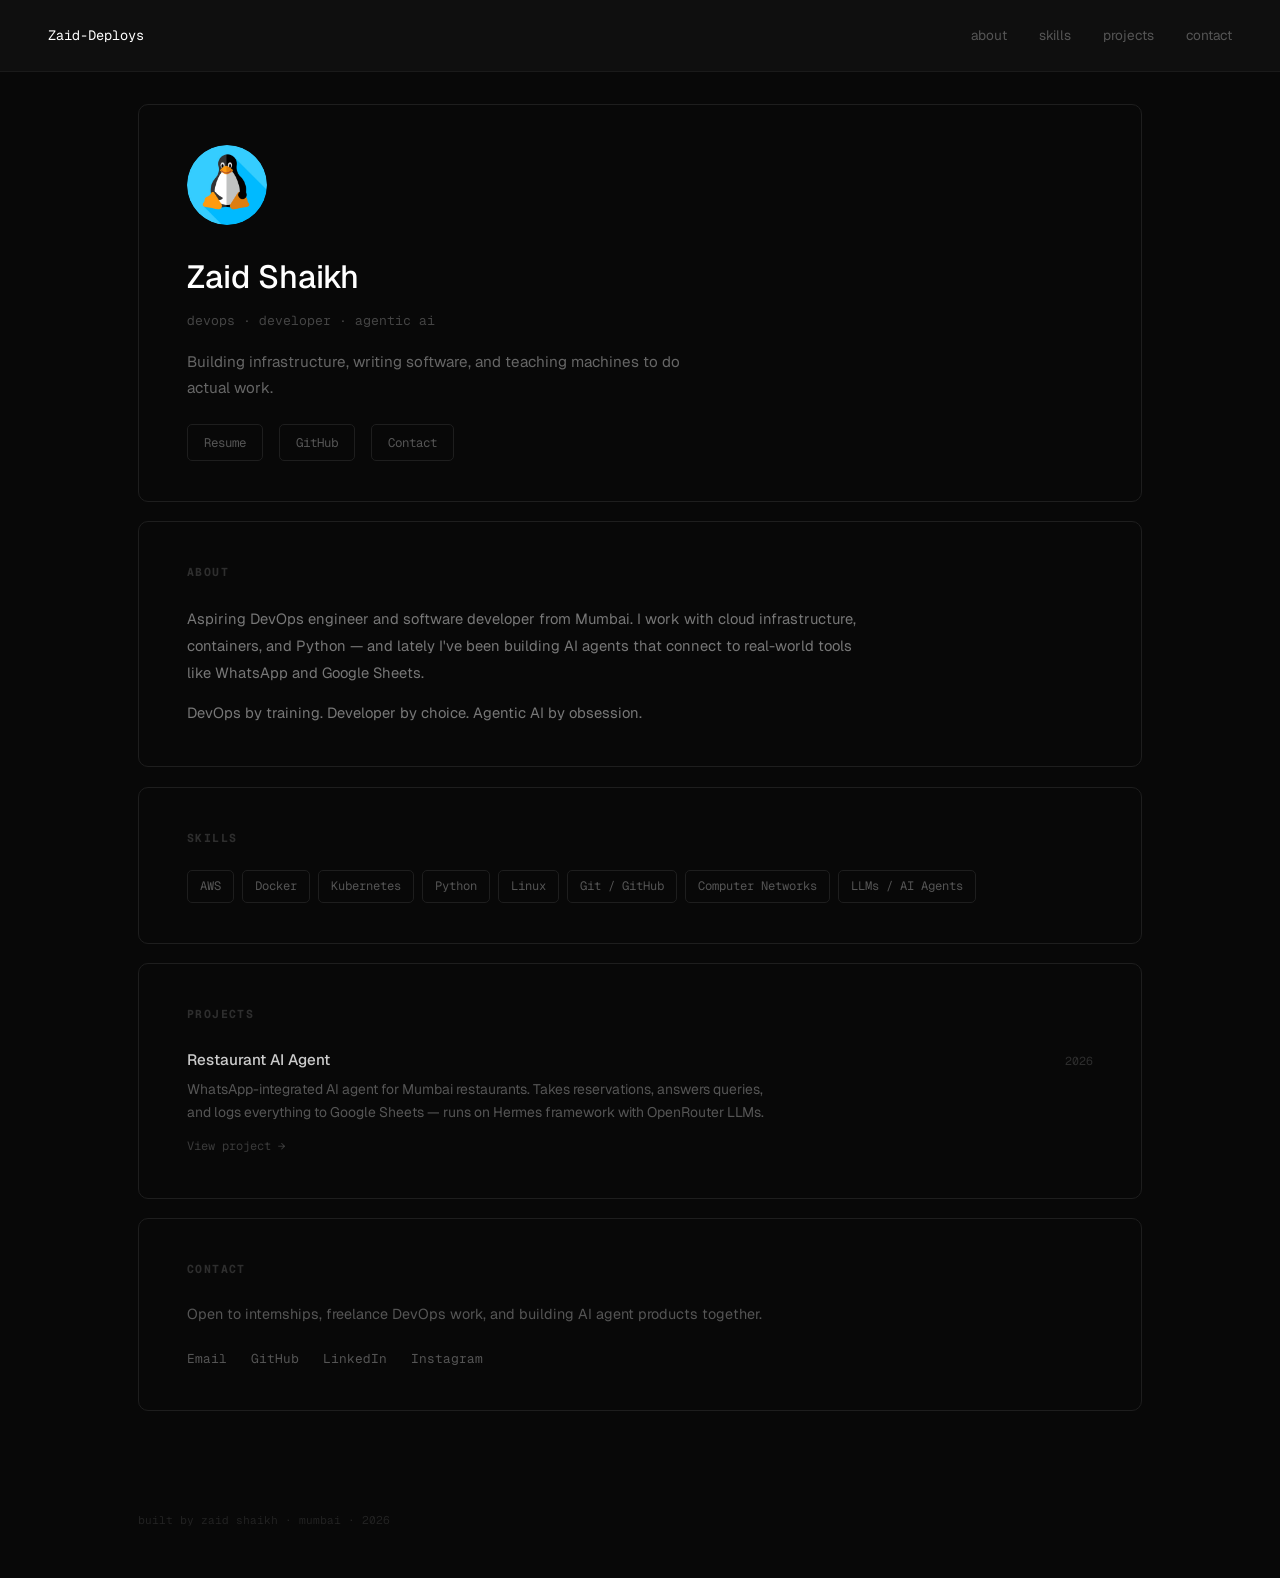
<file: zaid-portfolio-v2_3.html>
<!DOCTYPE html>
<html lang="en">
<head>
  <meta charset="UTF-8" />
  <meta name="viewport" content="width=device-width, initial-scale=1.0" />
  <title>Zaid Shaikh</title>
  <link rel="preconnect" href="https://fonts.googleapis.com" />
  <link href="https://fonts.googleapis.com/css2?family=Geist+Mono:wght@400;500&family=Geist:wght@300;400;500&display=swap" rel="stylesheet" />
  <style>
    *, *::before, *::after { box-sizing: border-box; margin: 0; padding: 0; }

    body {
      background: #080808;
      color: #c9c9c9;
      font-family: 'Geist', sans-serif;
      font-size: 15px;
      line-height: 1.75;
      -webkit-font-smoothing: antialiased;
    }

    /* NAV — full width with inner padding */
    nav {
      display: flex;
      justify-content: space-between;
      align-items: center;
      padding: 1.4rem 3rem;
      position: sticky;
      top: 0;
      background: #0f0f0f;
      z-index: 10;
      border-bottom: 1px solid #1a1a1a;
    }
    .nav-name {
      font-family: 'Geist Mono', monospace;
      font-size: 0.85rem;
      color: #fff;
      text-decoration: none;
    }
    .nav-links {
      display: flex;
      gap: 2rem;
      list-style: none;
    }
    .nav-links a {
      font-size: 0.85rem;
      color: #555;
      text-decoration: none;
      transition: color 0.15s;
    }
    .nav-links a:hover { color: #ccc; }

    /* PAGE CONTENT */
    .page {
      max-width: 1100px;
      margin: 0 auto;
      padding: 2rem 3rem 5rem;
    }

    /* BOX */
    .box {
      border: 1px solid #1e1e1e;
      border-radius: 10px;
      padding: 2.5rem 3rem;
      margin-bottom: 1.2rem;
    }

    /* HERO */
    .avatar {
      width: 80px;
      height: 80px;
      border-radius: 50%;
      object-fit: cover;
      object-position: center;
      display: block;
      margin-bottom: 1.5rem;
      background: #1a9fc2;
    }
    h1 {
      font-size: 2rem;
      font-weight: 500;
      color: #fff;
      margin-bottom: 0.3rem;
    }
    .hero-sub {
      font-family: 'Geist Mono', monospace;
      font-size: 0.82rem;
      color: #444;
      margin-bottom: 1rem;
    }
    .hero-desc {
      font-size: 0.95rem;
      color: #666;
      line-height: 1.75;
      margin-bottom: 1.4rem;
      max-width: 500px;
    }
    .hero-links {
      display: flex;
      gap: 1rem;
      align-items: center;
    }
    .hero-links a {
      font-family: 'Geist Mono', monospace;
      font-size: 0.78rem;
      color: #555;
      text-decoration: none;
      border: 1px solid #1e1e1e;
      padding: 0.4rem 1rem;
      border-radius: 5px;
      transition: all 0.15s;
    }
    .hero-links a:hover { color: #ccc; border-color: #444; }

    /* SECTION LABEL */
    h2 {
      font-family: 'Geist Mono', monospace;
      font-size: 0.72rem;
      color: #2e2e2e;
      text-transform: uppercase;
      letter-spacing: 0.12em;
      margin-bottom: 1.4rem;
    }

    /* ABOUT */
    .about-text {
      font-size: 0.92rem;
      color: #777;
      line-height: 1.85;
      max-width: 680px;
    }
    .about-text p + p { margin-top: 0.8rem; }

    /* SKILLS */
    .skills-list {
      display: flex;
      flex-wrap: wrap;
      gap: 0.5rem;
    }
    .skill-tag {
      font-family: 'Geist Mono', monospace;
      font-size: 0.76rem;
      color: #555;
      border: 1px solid #1e1e1e;
      border-radius: 5px;
      padding: 0.3rem 0.75rem;
    }

    /* PROJECTS */
    .project { margin-bottom: 1.8rem; }
    .project:last-child { margin-bottom: 0; }
    .project-header {
      display: flex;
      justify-content: space-between;
      align-items: baseline;
      margin-bottom: 0.3rem;
    }
    .project-title {
      font-size: 0.95rem;
      color: #ccc;
      font-weight: 500;
    }
    .project-year {
      font-family: 'Geist Mono', monospace;
      font-size: 0.72rem;
      color: #2e2e2e;
    }
    .project-desc {
      font-size: 0.87rem;
      color: #555;
      line-height: 1.65;
      margin-bottom: 0.5rem;
      max-width: 600px;
    }
    .project-link {
      font-family: 'Geist Mono', monospace;
      font-size: 0.75rem;
      color: #3a3a3a;
      text-decoration: none;
      transition: color 0.15s;
    }
    .project-link:hover { color: #aaa; }

    /* CONTACT */
    .contact-desc {
      font-size: 0.9rem;
      color: #555;
      margin-bottom: 1.3rem;
      line-height: 1.75;
    }
    .contact-links {
      display: flex;
      gap: 1.5rem;
      flex-wrap: wrap;
    }
    .contact-links a {
      font-family: 'Geist Mono', monospace;
      font-size: 0.8rem;
      color: #555;
      text-decoration: none;
      transition: color 0.15s;
    }
    .contact-links a:hover { color: #ccc; }

    /* FOOTER */
    footer {
      font-family: 'Geist Mono', monospace;
      font-size: 0.7rem;
      color: #222;
      padding: 0 3rem 3rem;
      max-width: 1100px;
      margin: 0 auto;
    }

    @media (max-width: 768px) {
      nav { padding: 1rem 1.5rem; }
      .page { padding: 1.5rem 1.5rem 4rem; }
      .box { padding: 1.5rem; }
      footer { padding: 0 1.5rem 3rem; }
    }
  </style>
</head>
<body>

  <nav>
    <a class="nav-name" href="#">Zaid-Deploys</a>
    <ul class="nav-links">
      <li><a href="#about">about</a></li>
      <li><a href="#skills">skills</a></li>
      <li><a href="#projects">projects</a></li>
      <li><a href="#contact">contact</a></li>
    </ul>
  </nav>

  <div class="page">

    <!-- HERO -->
    <div class="box" id="hero">
      <img class="avatar" src="[data-uri]" alt="Zaid Shaikh" />
      <h1>Zaid Shaikh</h1>
      <p class="hero-sub">devops · developer · agentic ai</p>
      <p class="hero-desc">Building infrastructure, writing software, and teaching machines to do actual work.</p>
      <div class="hero-links">
        <a href="#">Resume</a>
        <a href="https://github.com/Zaid-Deploys" target="_blank">GitHub</a>
        <a href="mailto:zaidshaikh8726@gmail.com">Contact</a>
      </div>
    </div>

    <!-- ABOUT -->
    <div class="box" id="about">
      <h2>about</h2>
      <div class="about-text">
        <p>Aspiring DevOps engineer and software developer from Mumbai. I work with cloud infrastructure, containers, and Python — and lately I've been building AI agents that connect to real-world tools like WhatsApp and Google Sheets.</p>
        <p>DevOps by training. Developer by choice. Agentic AI by obsession.</p>
      </div>
    </div>

    <!-- SKILLS -->
    <div class="box" id="skills">
      <h2>skills</h2>
      <div class="skills-list">
        <span class="skill-tag">AWS</span>
        <span class="skill-tag">Docker</span>
        <span class="skill-tag">Kubernetes</span>
        <span class="skill-tag">Python</span>
        <span class="skill-tag">Linux</span>
        <span class="skill-tag">Git / GitHub</span>
        <span class="skill-tag">Computer Networks</span>
        <span class="skill-tag">LLMs / AI Agents</span>
      </div>
    </div>

    <!-- PROJECTS -->
    <div class="box" id="projects">
      <h2>projects</h2>
      <div class="project">
        <div class="project-header">
          <p class="project-title">Restaurant AI Agent</p>
          <span class="project-year">2026</span>
        </div>
        <p class="project-desc">WhatsApp-integrated AI agent for Mumbai restaurants. Takes reservations, answers queries, and logs everything to Google Sheets — runs on Hermes framework with OpenRouter LLMs.</p>
        <a class="project-link" href="https://github.com/Zaid-Deploys/restaurant-ai-agent" target="_blank">View project →</a>
      </div>
    </div>

    <!-- CONTACT -->
    <div class="box" id="contact">
      <h2>contact</h2>
      <p class="contact-desc">Open to internships, freelance DevOps work, and building AI agent products together.</p>
      <div class="contact-links">
        <a href="mailto:zaidshaikh8726@gmail.com">Email</a>
        <a href="https://github.com/Zaid-Deploys" target="_blank">GitHub</a>
        <a href="https://www.linkedin.com/in/zaid-shaikh-30201636a" target="_blank">LinkedIn</a>
        <a href="https://instagram.com/sisyphvs._" target="_blank">Instagram</a>
      </div>
    </div>

  </div>

  <footer>built by zaid shaikh · mumbai · 2026</footer>

</body>
</html>
</file>
<file: styles.css>
/* ================================================
   ZAID SHAIKH - Ultimate Premium Portfolio v4.2
   DevOps & Software Engineering | 2026 Elite Design
================================================ */

:root {
    /* === PREMIUM DARK — Black/White/Grey + Red accent (from logo) === */
    --primary: #ffffff;
    --primary-rgb: 255, 255, 255;
    --primary-light: #f0f0f0;
    --accent-red: #c41e1e;
    --accent-red-light: #e63946;
    --accent-cream: #ECDFCC;
    --accent-green: #10b981;
    --accent-orange: #f59e0b;
    --accent-gold: #ECDFCC;

    /* Pure black backgrounds */
    --bg-dark: #000000;
    --bg-surface: #0a0a0a;
    --bg-elevated: #111111;
    --bg-card: rgba(17, 17, 17, 0.95);
    --bg-glass: rgba(10, 10, 10, 0.96);

    /* Typography — white */
    --text-primary: #ffffff;
    --text-secondary: rgba(255, 255, 255, 0.55);
    --text-muted: rgba(255, 255, 255, 0.3);

    /* Borders & effects */
    --border-color: rgba(255, 255, 255, 0.08);
    --border-subtle: rgba(255, 255, 255, 0.04);
    --gradient-primary: linear-gradient(135deg, #c41e1e 0%, #e63946 100%);
    --gradient-secondary: linear-gradient(135deg, #ffffff 0%, #d0d0d0 100%);
    --gradient-luxury: linear-gradient(135deg, #0a0a0a 0%, #000000 50%, #050505 100%);

    /* Fonts */
    --font-primary: 'Outfit', sans-serif;
    --font-secondary: 'Inter', sans-serif;

    /* Effects */
    --shadow-glow: 0 0 40px rgba(196, 30, 30, 0.06);
    --shadow-card: 0 4px 24px rgba(0, 0, 0, 0.8);
    --transition-fast: 0.2s cubic-bezier(0.25, 0.46, 0.45, 0.94);
    --transition-normal: 0.4s cubic-bezier(0.25, 0.46, 0.45, 0.94);
    --transition-smooth: 0.6s cubic-bezier(0.16, 1, 0.3, 1);
}

*,
*::before,
*::after {
    margin: 0;
    padding: 0;
    box-sizing: border-box;
}

html {
    scroll-behavior: auto;
    /* Disabled - Lenis handles smooth scroll */
}

html.lenis,
html.lenis body {
    height: auto;
}

.lenis.lenis-smooth {
    scroll-behavior: auto !important;
}

.lenis.lenis-smooth [data-lenis-prevent] {
    overscroll-behavior: contain;
}

.lenis.lenis-stopped {
    overflow: hidden;
}

::-webkit-scrollbar {
    width: 6px;
}

::-webkit-scrollbar-track {
    background: var(--bg-dark);
}

::-webkit-scrollbar-thumb {
    background: rgba(255, 255, 255, 0.15);
    border-radius: 3px;
}

::-webkit-scrollbar-thumb:hover {
    background: rgba(255, 255, 255, 0.6);
}

::selection {
    background: transparent;
    color: inherit;
}

body {
    font-family: var(--font-secondary);
    background: var(--bg-dark);
    color: var(--text-primary);
    line-height: 1.6;
    overflow-x: hidden;
    position: relative;
    -webkit-font-smoothing: antialiased;
    -moz-osx-font-smoothing: grayscale;
    text-rendering: optimizeLegibility;
}

/* Subtle ambient glow — GPU-friendly (no blur filter, uses gradient opacity) */
body::after {
    content: '';
    position: fixed;
    bottom: -100px;
    left: 0;
    right: 0;
    height: 350px;
    background: radial-gradient(ellipse at center bottom, rgba(196, 30, 30, 0.05) 0%, rgba(30, 30, 30, 0.02) 40%, transparent 70%);
    pointer-events: none;
    z-index: 0;
    opacity: 0.7;
    /* REMOVED: filter: blur(80px) — saves massive GPU compositing */
    /* REMOVED: animation — static is cheaper and looks cleaner */
}

a {
    text-decoration: none;
    color: inherit;
}

button {
    border: none;
    background: none;
    font-family: inherit;
    cursor: pointer;
}

img {
    max-width: 100%;
    display: block;
}

ul {
    list-style: none;
}

/* Section transitions — will-change set dynamically by JS, not permanently */
.hero,
.products-section,
.features-section,
.pricing-section,
.free-cheats-section,
.courses-section,
.about-section,
.team-section,
.contact-section {
    contain: content;
    position: relative;
    /* REMOVED: will-change — applied only during animation via JS */
}

/* ============ SECTION SEPARATORS — Red glow divider between sections ============ */
.logo-ticker::after,
.products-section::after,
.pricing-section::after,
.free-cheats-section::after,
.courses-section::after {
    content: '';
    position: absolute;
    bottom: 0;
    left: 50%;
    transform: translateX(-50%);
    width: 40%;
    height: 1px;
    background: linear-gradient(90deg, transparent, rgba(220, 38, 38, 0.5), rgba(239, 68, 68, 0.7), rgba(220, 38, 38, 0.5), transparent);
    box-shadow: 0 0 8px rgba(220, 38, 38, 0.2), 0 0 25px rgba(220, 38, 38, 0.08);
    pointer-events: none;
    z-index: 5;
}

/* ============================================================
   TESTIMONIALS / CLIENTS SECTION
   ============================================================ */
.testimonials-section {
    position: relative;
    padding: 80px 0 80px;
    background: #000000;
    overflow: hidden;
    border-top: 1px solid rgba(220,38,38,0.08);
    border-bottom: 1px solid rgba(220,38,38,0.08);
}
.testimonials-inner {
    position: relative;
    z-index: 1;
    max-width: 1200px;
    margin: 0 auto;
    padding: 0 40px;
}
.testimonials-header { text-align: center; margin-bottom: 56px; }
.testimonials-tag {
    display: inline-block;
    font-family: 'Inter', sans-serif;
    font-size: 11px;
    font-weight: 700;
    letter-spacing: 0.2em;
    color: #dc2626;
    border: 1px solid rgba(220,38,38,0.35);
    border-radius: 100px;
    padding: 5px 16px;
    margin-bottom: 16px;
}
.testimonials-title {
    font-family: 'Cinzel', serif;
    font-size: clamp(28px, 4vw, 44px);
    font-weight: 700;
    color: #fff;
    margin: 0 0 12px;
}
.testimonials-sub {
    font-family: 'Inter', sans-serif;
    font-size: 15px;
    color: rgba(255,255,255,0.45);
    margin: 0;
}
.testimonials-columns-wrap {
    display: flex;
    gap: 20px;
    justify-content: center;
    max-height: 680px;
    overflow: hidden;
    -webkit-mask-image: linear-gradient(to bottom, transparent 0%, black 12%, black 85%, transparent 100%);
    mask-image: linear-gradient(to bottom, transparent 0%, black 12%, black 85%, transparent 100%);
    transform: translateZ(0);
}
.testimonials-col { display: flex; flex-direction: column; gap: 16px; flex: 1; min-width: 0; max-width: 340px; overflow: hidden; transform: translateZ(0); }
.testimonials-col:nth-child(2) { display: none; }
.testimonials-col:nth-child(3) { display: none; }
@media (min-width: 768px) { .testimonials-col:nth-child(2) { display: flex; } }
@media (min-width: 1024px) { .testimonials-col:nth-child(3) { display: flex; } }
.testi-card {
    background: rgba(255,255,255,0.03);
    border: 1px solid rgba(255,255,255,0.07);
    border-radius: 16px;
    padding: 24px;
    flex-shrink: 0;
    transition: border-color 0.3s;
}
.testi-card:hover { border-color: rgba(220,38,38,0.3); }
.testi-card-text { font-family: 'Inter', sans-serif; font-size: 14px; line-height: 1.65; color: rgba(255,255,255,0.7); margin-bottom: 18px; }
.testi-card-stars { color: #dc2626; font-size: 12px; letter-spacing: 2px; margin-bottom: 14px; }
.testi-card-author { display: flex; align-items: center; gap: 10px; }
.testi-card-avatar { width: 36px; height: 36px; border-radius: 50%; object-fit: cover; border: 2px solid rgba(220,38,38,0.3); }
.testi-card-name { font-family: 'Inter', sans-serif; font-size: 13px; font-weight: 600; color: #fff; line-height: 1.3; }
.testi-card-role { font-family: 'Inter', sans-serif; font-size: 11px; color: rgba(255,255,255,0.4); line-height: 1.3; }

/* Testimonials CSS-only auto-scroll */
.testi-scroll-inner {
    display: flex;
    flex-direction: column;
    gap: 16px;
    will-change: transform;
    transform: translateZ(0);
    backface-visibility: hidden;
}
@keyframes testi-scroll {
    0%   { transform: translateY(0); }
    100% { transform: translateY(-50%); }
}

/* Sections that scale on scroll - ensure they have proper spacing */
.products-section,
.courses-section,
.team-section {
    padding: 50px 0;
    margin: 0;
    overflow: visible;
    border-radius: 0;
    position: relative;
}

/* Add subtle shadow when scaled */
.products-section,
.courses-section,
.team-section {
    transition: box-shadow 0.8s ease;
}

/* Prevent user scaling/zooming */
html {
    touch-action: pan-y;
    -ms-touch-action: pan-y;
    overflow-x: hidden;
    -webkit-text-size-adjust: 100%;
    -ms-text-size-adjust: 100%;
}

body {
    -webkit-user-select: none;
    -moz-user-select: none;
    -ms-user-select: none;
    user-select: none;
    -webkit-touch-callout: none;
    overflow-x: hidden;
    position: relative;
}

/* Text selection disabled sitewide — no exceptions */
input,
textarea {
    -webkit-user-select: text;
    -moz-user-select: text;
    -ms-user-select: text;
    user-select: text;
}

/* Block image dragging & context menus */
img {
    -webkit-user-drag: none;
}

/* Allow clickable images inside links/buttons to still work */
a img, button img, .nav-logo img, .profile-circle-btn img,
.ticker-item img, .showcase-arrow img {
    pointer-events: auto;
}

.section-header {
    will-change: transform;
}

.section-title {
    will-change: clip-path, transform;
}

.massive-word {
    will-change: clip-path, transform;
    display: inline-block;
}

/* Mobile Menu Button - Hidden on Desktop */
.mobile-menu-btn {
    display: none;
}

/* ============ TOP RIGHT CONTROL BUTTONS ============ */
.top-controls {
    position: fixed;
    top: 20px;
    right: 100px;
    display: flex;
    gap: 12px;
    z-index: 9999;
    transition: all 0.4s ease;
    opacity: 0;
    pointer-events: none;
}

.top-controls.visible {
    opacity: 1;
    pointer-events: auto;
}

.control-btn {
    display: flex;
    align-items: center;
    gap: 8px;
    padding: 12px 18px;
    background: rgba(8, 6, 15, 0.85);
    backdrop-filter: blur(20px);
    border: 1px solid rgba(124, 92, 252, 0.2);
    border-radius: 12px;
    color: rgba(255, 255, 255, 0.7);
    font-family: var(--font-primary);
    font-size: 13px;
    font-weight: 600;
    cursor: pointer;
    transition: all 0.4s cubic-bezier(0.34, 1.56, 0.64, 1);
    position: relative;
    overflow: hidden;
    animation: btnFloat 3s ease-in-out infinite;
}

@keyframes btnFloat {

    0%,
    100% {
        transform: translateY(0);
    }

    50% {
        transform: translateY(-3px);
    }
}

.control-btn::before {
    content: '';
    position: absolute;
    inset: 0;
    background: linear-gradient(135deg, rgba(255, 255, 255, 0.15), rgba(30, 30, 30, 0.08));
    opacity: 0;
    transition: opacity 0.4s ease;
}

.control-btn::after {
    content: '';
    position: absolute;
    top: 50%;
    left: 50%;
    width: 0;
    height: 0;
    border-radius: 50%;
    background: rgba(255, 255, 255, 0.1);
    transform: translate(-50%, -50%);
    transition: width 0.6s ease, height 0.6s ease;
}

.control-btn:hover {
    border-color: rgba(124, 92, 252, 0.6);
    color: white;
    box-shadow: 0 8px 30px rgba(255, 255, 255, 0.3), 0 0 20px rgba(255, 255, 255, 0.2);
    transform: translateY(-4px) scale(1.05);
}

.control-btn:hover::before {
    opacity: 1;
}

.control-btn:hover::after {
    width: 300px;
    height: 300px;
}

.control-btn:active {
    transform: translateY(-2px) scale(0.98);
}

.control-btn i {
    font-size: 14px;
    position: relative;
    z-index: 1;
    animation: iconPulse 2s ease-in-out infinite;
}

@keyframes iconPulse {

    0%,
    100% {
        transform: scale(1);
    }

    50% {
        transform: scale(1.1);
    }
}

.control-btn span {
    position: relative;
    z-index: 1;
}

/* Profile Circle Button - Premium Professional */
.profile-circle-btn {
    position: fixed;
    top: 15px;
    right: 25px;
    width: 48px;
    height: 48px;
    border-radius: 50%;
    border: 2px solid transparent;
    background: linear-gradient(135deg, #1a1a2e, #16213e) padding-box,
        conic-gradient(from 0deg, #a78bfa, #a78bfa, #8b7daa, #a78bfa) border-box;
    padding: 2px;
    overflow: visible;
    transition: all 0.4s cubic-bezier(0.4, 0, 0.2, 1);
    z-index: 1000;
    cursor: pointer;
    box-shadow: 0 4px 15px rgba(40, 40, 40, 0.25), 0 0 20px rgba(167, 139, 250, 0.1);
}

.profile-circle-btn img {
    width: 100%;
    height: 100%;
    object-fit: cover;
    object-position: center;
    border-radius: 50%;
    display: block;
}

.profile-circle-btn:hover {
    transform: scale(1.1);
    box-shadow: 0 6px 25px rgba(40, 40, 40, 0.4), 0 0 30px rgba(167, 139, 250, 0.2);
    border-color: transparent;
    background: linear-gradient(135deg, #1a1a2e, #16213e) padding-box,
        conic-gradient(from 90deg, #a78bfa, #a78bfa, #1a1a1a, #a78bfa) border-box;
}

.profile-circle-btn:active {
    transform: scale(0.95);
}

@keyframes spinBorder {
    100% {
        transform: rotate(360deg);
    }
}

.profile-btn-status {
    position: absolute;
    bottom: 1px;
    right: 1px;
    width: 13px;
    height: 13px;
    border-radius: 50%;
    background: #10b981;
    border: 2.5px solid #0d0d1a;
    z-index: 5;
    box-shadow: 0 0 8px rgba(16, 185, 129, 0.6);
    pointer-events: none;
}

/* Move top controls to the left */
.top-controls {
    position: fixed;
    top: 20px;
    right: 100px;
    display: flex;
    gap: 12px;
    z-index: 9999;
    transition: all 0.4s ease;
}

/* Theme variations */
body.light-theme {
    --bg-dark: #f5f5f7;
    --bg-card: rgba(0, 0, 0, 0.03);
    --bg-glass: rgba(255, 255, 255, 0.8);
    --text-primary: #1a1a1a;
    --text-secondary: rgba(0, 0, 0, 0.7);
    --text-muted: rgba(0, 0, 0, 0.4);
    --border-color: rgba(0, 0, 0, 0.1);
}

body.light-theme .side-panel {
    background: linear-gradient(180deg, rgba(255, 255, 255, 0.95) 0%, rgba(248, 248, 250, 0.97) 100%);
    border-right: 1px solid rgba(0, 0, 0, 0.08);
}

body.light-theme .control-btn {
    background: rgba(255, 255, 255, 0.9);
    border-color: rgba(255, 255, 255, 0.2);
    color: rgba(0, 0, 0, 0.7);
}

body.light-theme .control-btn:hover {
    color: #1a1a1a;
}

/* Normal cursor mode — default system cursor */


/* Modal animations */
@keyframes fadeIn {
    from {
        opacity: 0;
    }

    to {
        opacity: 1;
    }
}

@keyframes fadeOut {
    from {
        opacity: 1;
    }

    to {
        opacity: 0;
    }
}

@keyframes slideUp {
    from {
        opacity: 0;
        transform: translateY(30px) scale(0.95);
    }

    to {
        opacity: 1;
        transform: translateY(0) scale(1);
    }
}

@keyframes slideDown {
    from {
        opacity: 1;
        transform: translateY(0) scale(1);
    }

    to {
        opacity: 0;
        transform: translateY(30px) scale(0.95);
    }
}

/* Login modal styles moved to login-premium.css */




.text-gradient {
    background: var(--gradient-primary);
    -webkit-background-clip: text;
    -webkit-text-fill-color: transparent;
    background-clip: text;
}

.section-container {
    max-width: 1400px;
    margin: 0 auto;
    padding: 0 40px;
    overflow: hidden;
}

/* ============ PRELOADER — FULLSCREEN HERO TEAR ============ */
#preloader {
    position: fixed;
    inset: 0;
    z-index: 10000;
    pointer-events: all;
    overflow: hidden;
    background: transparent;
}

#preloader.hidden {
    pointer-events: none;
}

/* The two sliding curtain panels */
.pl-curtain {
    position: absolute;
    top: 0;
    width: 50%;
    height: 100%;
    background: #000000;
    will-change: transform;
    z-index: 1;
    overflow: hidden;
    transition: transform 1.5s cubic-bezier(0.65, 0, 0.35, 1);
}
.pl-curtain--left  { left: 0; }
.pl-curtain--right { right: 0; }

/*
 * The hero logo is rendered via ::before on each panel.
 * Uses transparent zaid_shaikh_logo.png without background.
 * Scaled significantly larger for desktop screens.
 */
.pl-curtain::before {
    content: '';
    position: absolute;
    top: 0;
    width: 200%;          /* double the panel = full viewport width */
    height: 100%;
    background-image: url('zaid_shaikh_logo.png');
    background-size: min(1300px, 92vw) auto;
    background-position: center 48%;
    background-repeat: no-repeat;
    z-index: 1;
    filter: drop-shadow(0 0 35px rgba(220, 38, 38, 0.4));
    transition: filter 0.5s ease;
}

@media (min-width: 1400px) {
    .pl-curtain::before {
        background-size: 1450px auto;
    }
}

@media (min-width: 1800px) {
    .pl-curtain::before {
        background-size: 1650px auto;
    }
}

/* Left panel: ::before starts at left:0 — shows the left half naturally */
.pl-curtain--left::before {
    left: 0;
}

/* Right panel: ::before starts at -100% (= -50vw) so the right half of the image is visible */
.pl-curtain--right::before {
    left: -100%;
}

/* Ambient glow on top of the panels */
.pl-curtain::after {
    content: '';
    position: absolute;
    inset: 0;
    background: radial-gradient(ellipse at center, rgba(220, 38, 38, 0.15) 0%, transparent 70%);
    z-index: 2;
    pointer-events: none;
    opacity: 0.5;
    transition: opacity 0.6s ease;
}

/* Brighten slightly right before the tear */
#preloader.pl-ready .pl-curtain::after {
    opacity: 1;
}

#preloader.pl-ready .pl-curtain::before {
    filter: drop-shadow(0 0 50px rgba(220, 38, 38, 0.65));
}

/* Vertical loading line at the center seam */
.pl-seam-line {
    position: absolute;
    top: 0;
    left: 50%;
    width: 2px;
    height: 100%;
    transform: translateX(-50%);
    z-index: 3;
    background: rgba(220, 38, 38, 0.06);
    overflow: hidden;
}

.pl-seam-fill {
    position: absolute;
    top: 0;
    left: 0;
    width: 100%;
    height: 0%;
    background: linear-gradient(180deg, transparent, #dc2626 40%, #dc2626 60%, transparent);
    transition: height 0.08s linear;
    box-shadow: 0 0 12px rgba(220, 38, 38, 0.5), 0 0 30px rgba(220, 38, 38, 0.15);
}

/* When hidden: curtains tear apart */
#preloader.hidden .pl-curtain--left  { transform: translateX(-100%); pointer-events: none !important; }
#preloader.hidden .pl-curtain--right { transform: translateX(100%); pointer-events: none !important; }
#preloader.hidden,
#preloader.hidden * {
    pointer-events: none !important;
}

/* Seam line fades as curtains split */
#preloader.hidden .pl-seam-line {
    opacity: 0;
    transition: opacity 0.8s ease;
    pointer-events: none !important;
}

/* ============ END PRELOADER ============ */

/* ============ CURSOR ============ */
/* Custom cursor removed — use default system cursor */
body,
body * {
    cursor: auto;
}


/* Main cursor - Sparkle Star ✦ with GPU acceleration */
.cursor-dot {
    position: fixed;
    top: 0;
    left: 0;
    width: 10px;
    height: 10px;
    background: transparent;
    pointer-events: none;
    z-index: 99999;
    will-change: transform;
    backface-visibility: hidden;
}

.cursor-dot::before {
    content: '✦';
    position: absolute;
    top: 50%;
    left: 50%;
    transform: translate(-50%, -50%);
    font-size: 18px;
    color: #a78bfa;
    text-shadow:
        0 0 8px #a78bfa,
        0 0 16px #a78bfa,
        0 0 30px #7c5cfc;
    animation: cursorStarSpin 2.5s linear infinite;
    will-change: transform;
}

.cursor-dot::after {
    display: none;
}

@keyframes cursorStarSpin {

    0%,
    100% {
        transform: translate(-50%, -50%) rotate(0deg) scale(1);
        opacity: 1;
    }

    50% {
        transform: translate(-50%, -50%) rotate(180deg) scale(1.15);
        opacity: 0.9;
    }
}

/* Circle behind cursor - GPU ACCELERATED */
.cursor-outline {
    position: fixed;
    top: 0;
    left: 0;
    width: 42px;
    height: 42px;
    border: 2px solid transparent;
    border-radius: 50%;
    pointer-events: none;
    z-index: 99998;
    will-change: transform;
    transition: width 0.12s cubic-bezier(0.4, 0, 0.2, 1),
        height 0.12s cubic-bezier(0.4, 0, 0.2, 1),
        border-color 0.12s cubic-bezier(0.4, 0, 0.2, 1);
    background:
        linear-gradient(#000, #000) padding-box,
        linear-gradient(135deg, #a78bfa, #7c5cfc, #a78bfa, #1a1a1a, #a78bfa, #a78bfa) border-box;
    animation: rgbBorderRotate 6s linear infinite;
    backface-visibility: hidden;
}

@keyframes rgbBorderRotate {
    from {
        filter: hue-rotate(0deg);
    }

    to {
        filter: hue-rotate(360deg);
    }
}

/* Hover state - ENHANCED SPARKLE */
.cursor-dot.hover::before {
    color: #1a1a1a;
    font-size: 22px;
    text-shadow:
        0 0 10px #1a1a1a,
        0 0 20px #1a1a1a,
        0 0 40px #7c5cfc;
    transform: translate(-50%, -50%) scale(1.2);
}

.cursor-outline.hover {
    width: 52px;
    height: 52px;
    border-width: 2.5px;
}

/* Click active state */
.cursor-dot.active::before {
    transform: translate(-50%, -50%) scale(1.3);
    color: #fff;
    text-shadow:
        0 0 15px #fff,
        0 0 30px #a78bfa,
        0 0 50px #7c5cfc;
}

.cursor-outline.active {
    width: 32px;
    height: 32px;
    border-width: 3px;
}

/* Sparkle particles - GPU ACCELERATED */
.sparkle {
    position: fixed;
    pointer-events: none;
    font-size: 12px;
    z-index: 99999;
    will-change: transform, opacity;
    backface-visibility: hidden;
    -webkit-font-smoothing: antialiased;
}

/* Performance optimizations */
@media (prefers-reduced-motion: reduce) {
    .cursor-dot::before {
        animation: none;
    }

    .cursor-outline {
        animation: none;
    }

    .sparkle {
        display: none;
    }
}

/* Mobile - hide custom cursor */
@media (hover: none) and (pointer: coarse) {

    .cursor-dot,
    .cursor-outline,
    .sparkle {
        display: none !important;
    }

    html,
    body,
    * {
        cursor: auto !important;
    }
}

/* Glitter sparkles container */
.cursor-glitter {
    position: fixed;
    pointer-events: none;
    z-index: 99997;
}

.sparkle {
    position: fixed;
    pointer-events: none;
    font-size: 12px;
    animation: sparkleAnim 0.8s ease-out forwards;
    z-index: 99999;
}

@keyframes sparkleAnim {
    0% {
        transform: translate(-50%, -50%) scale(1) rotate(0deg);
        opacity: 1;
    }

    100% {
        transform: translate(-50%, -50%) scale(0) rotate(180deg);
        opacity: 0;
    }
}

/* Glitter fade animation for trail and button hover */
@keyframes glitterFade {
    0% {
        transform: scale(1) rotate(0deg) translateY(0);
        opacity: 1;
    }

    50% {
        opacity: 0.8;
    }

    100% {
        transform: scale(0) rotate(180deg) translateY(-20px);
        opacity: 0;
    }
}

/* Button hover glitter sparkle */
@keyframes btnGlitterFloat {
    0% {
        transform: scale(0) rotate(0deg);
        opacity: 0;
    }

    20% {
        transform: scale(1.2) rotate(45deg);
        opacity: 1;
    }

    100% {
        transform: scale(0) rotate(180deg) translateY(-30px);
        opacity: 0;
    }
}

/* Click burst effect */
.click-burst {
    position: fixed;
    pointer-events: none;
    z-index: 99996;
}

.burst-particle {
    position: absolute;
    width: 8px;
    height: 8px;
    border-radius: 50%;
    animation: burstOut 0.6s ease-out forwards;
}

@keyframes burstOut {
    0% {
        transform: translate(-50%, -50%) scale(1);
        opacity: 1;
    }

    100% {
        opacity: 0;
    }
}

/* ============ BACKGROUND ============ */
.bg-effects {
    position: fixed;
    inset: -100px;
    z-index: -1;
    overflow: visible;
    will-change: transform;
}

.bg-gradient {
    position: absolute;
    inset: -80%;
    background: radial-gradient(ellipse at 20% 15%, rgba(220, 38, 38, 0.16) 0%, transparent 45%),
        radial-gradient(ellipse at 75% 70%, rgba(220, 38, 38, 0.10) 0%, transparent 45%),
        radial-gradient(ellipse at 35% 50%, rgba(20, 5, 8, 0.35) 0%, transparent 50%),
        radial-gradient(ellipse at 10% 70%, rgba(220, 38, 38, 0.08) 0%, transparent 40%),
        radial-gradient(ellipse at 50% 20%, rgba(185, 28, 28, 0.06) 0%, transparent 40%);
    animation: bg-move 25s ease-in-out infinite alternate;
    will-change: transform;
}

@keyframes bg-move {
    0% {
        transform: translate(0, 0) rotate(0deg) scale(1);
    }

    50% {
        transform: translate(-3%, -4%) rotate(3deg) scale(1.05);
    }

    100% {
        transform: translate(-6%, -6%) rotate(6deg) scale(1.1);
    }
}

.bg-grid {
    position: absolute;
    inset: -150px;
    background-image:
        linear-gradient(rgba(255, 255, 255, 0.04) 1px, transparent 1px),
        linear-gradient(90deg, rgba(255, 255, 255, 0.04) 1px, transparent 1px);
    background-size: 80px 80px;
    mask-image: radial-gradient(ellipse at center, black 40%, transparent 80%);
}

#particles-canvas {
    position: fixed;
    inset: 0;
    pointer-events: none;
    z-index: 1;
}

#three-container {
    position: fixed;
    inset: 0;
    pointer-events: none;
    z-index: 0;
}

/* ============ FANTASY ORBS — Optimized ============ */
/* Uses larger radial-gradient spread instead of filter: blur() for same visual at 1/10th GPU cost */
.fantasy-orbs {
    position: fixed;
    inset: 0;
    pointer-events: none;
    z-index: 1;
    overflow: visible;
    transition: opacity 0.3s ease;
}

.orb {
    position: absolute;
    border-radius: 50%;
    /* REMOVED: filter: blur(60px) — using softer gradient edges instead */
    animation: orbFloat 25s ease-in-out infinite;
    will-change: transform;
    opacity: 0.6;
}

.orb-1 {
    width: 400px;
    height: 400px;
    background: radial-gradient(circle, rgba(255, 255, 255, 0.18) 0%, rgba(255, 255, 255, 0.05) 30%, transparent 60%);
    top: 10%;
    left: 10%;
}

.orb-2 {
    width: 300px;
    height: 300px;
    background: radial-gradient(circle, rgba(201, 149, 106, 0.06) 0%, rgba(201, 149, 106, 0.02) 30%, transparent 60%);
    top: 60%;
    right: 10%;
    animation-delay: 3s;
}

.orb-3 {
    width: 350px;
    height: 350px;
    background: radial-gradient(circle, rgba(30, 30, 30, 0.12) 0%, rgba(30, 30, 30, 0.03) 30%, transparent 60%);
    bottom: 10%;
    left: 30%;
    animation-delay: 6s;
}

.orb-4 {
    width: 250px;
    height: 250px;
    background: radial-gradient(circle, rgba(16, 185, 129, 0.04) 0%, rgba(16, 185, 129, 0.01) 30%, transparent 60%);
    top: 30%;
    right: 30%;
    animation-delay: 9s;
}

.orb-5 {
    width: 320px;
    height: 320px;
    background: radial-gradient(circle, rgba(255, 255, 255, 0.14) 0%, rgba(255, 255, 255, 0.03) 30%, transparent 60%);
    top: 70%;
    left: 25%;
    animation-delay: 12s;
}

@keyframes orbFloat {
    0%, 100% { transform: translate3d(0, 0, 0) scale(1); }
    25% { transform: translate3d(30px, -25px, 0) scale(1.08); }
    50% { transform: translate3d(-20px, 20px, 0) scale(0.95); }
    75% { transform: translate3d(15px, 25px, 0) scale(1.04); }
}

/* ============ TOP NAVIGATION BAR — Upscayl-Style ============ */
.side-panel { display: none !important; }

/* ---- Top Navbar Wrapper ---- */
.top-navbar {
    position: fixed;
    top: 0;
    left: 0;
    right: 0;
    z-index: 1000;
    padding: 16px 48px 0;
    background: transparent;
    border: none;
    box-shadow: none;
    outline: none;
    transition: padding 0.5s cubic-bezier(0.16, 1, 0.3, 1);
}

.top-navbar::after { display: none; }
.top-navbar::before { display: none; }

/* ---- Nav Inner ---- */
.nav-inner {
    max-width: 1240px;
    width: 100%;
    margin: 0 auto;
    height: 60px;
    display: flex;
    align-items: center;
    justify-content: space-between;
    padding: 0;
    position: relative;
    border-radius: 100px;
    z-index: 1;
}

/* Glass background lives on ::before — only opacity animates (GPU-fast, zero lag) */
.nav-inner::before {
    content: '';
    position: absolute;
    inset: 0;
    border-radius: 100px;
    background: rgba(8, 8, 8, 0.8);
    backdrop-filter: blur(48px) saturate(160%);
    -webkit-backdrop-filter: blur(48px) saturate(160%);
    border: 1px solid rgba(255, 255, 255, 0.07);
    box-shadow:
        0 8px 32px rgba(0, 0, 0, 0.35),
        0 0 0 0.5px rgba(255, 255, 255, 0.04) inset,
        0 1px 0 rgba(255, 255, 255, 0.05) inset;
    z-index: -1;
    opacity: 0;
    transition: opacity 0.5s cubic-bezier(0.16, 1, 0.3, 1);
    will-change: opacity;
}

/* ---- SCROLLED STATE — glass fades in smoothly ---- */
.top-navbar.scrolled {
    padding: 14px 48px 0;
}

.top-navbar.scrolled .nav-inner::before {
    opacity: 1;
}

/* ---- Logo — Far Left, BIG ---- */
.nav-logo {
    display: flex;
    align-items: center;
    gap: 14px;
    text-decoration: none;
    flex-shrink: 0;
    z-index: 2;
}

.nav-logo-icon {
    width: 42px;
    height: 42px;
    border-radius: 10px;
    object-fit: cover;
    transition: transform 0.3s ease, opacity 0.3s ease;
}

.nav-logo-title {
    font-family: 'Syne', sans-serif;
    font-size: 20px;
    font-weight: 600;
    color: #ffffff;
    letter-spacing: 0.06em;
}

.nav-logo:hover .nav-logo-icon {
    opacity: 0.85;
    transform: scale(1.05);
}

/* ---- Right Group — holds CENTERED links + FAR RIGHT actions ---- */
.nav-right-group {
    display: flex;
    align-items: center;
    gap: 0;
    flex: 1;
    justify-content: center;
}

/* ---- Nav Links — Centered in the middle of the bar ---- */
.nav-links {
    display: flex;
    align-items: center;
    gap: 4px;
    position: absolute;
    left: 50%;
    transform: translateX(-50%);
    z-index: 1;
}

.nav-link {
    font-size: 15px;
    font-weight: 500;
    color: rgba(255, 255, 255, 0.5);
    padding: 8px 18px;
    border-radius: 100px;
    text-decoration: none;
    transition: color 0.25s ease, background 0.25s ease, box-shadow 0.3s ease;
    white-space: nowrap;
    letter-spacing: 0.01em;
    position: relative;
}

.nav-link:hover {
    color: rgba(255, 255, 255, 1);
    background: rgba(255, 255, 255, 0.06);
}

/* ── Tubelight Active Nav Link ── */
.nav-link.active {
    color: #ffffff;
    background: rgba(255, 255, 255, 0.06);
    transition: color 0.3s ease, background 0.35s ease;
}

/* Top lamp bar — WHITE, always rendered but invisible on inactive */
.nav-link::before {
    content: '';
    position: absolute;
    top: -2px;
    left: 50%;
    transform: translateX(-50%);
    width: 0px;
    height: 3px;
    border-radius: 0 0 8px 8px;
    background: #ffffff;
    box-shadow: none;
    transition: width 0.35s cubic-bezier(0.4,0,0.2,1), box-shadow 0.35s ease, opacity 0.35s ease;
    opacity: 0;
}

/* Active state — bar expands + glows white */
.nav-link.active::before {
    width: 32px;
    opacity: 1;
    box-shadow:
        0 0 6px rgba(255,255,255,0.95),
        0 0 18px rgba(255,255,255,0.6),
        0 0 36px rgba(255,255,255,0.3),
        0 0 60px rgba(255,255,255,0.12);
    animation: tubelight-white-flicker 3.5s ease-in-out infinite;
}

/* Downward cone glow — white */
.nav-link::after {
    content: '';
    position: absolute;
    top: 0;
    left: 50%;
    transform: translateX(-50%);
    width: 80%;
    height: 100%;
    background: radial-gradient(ellipse at top, rgba(255,255,255,0.08) 0%, transparent 70%);
    pointer-events: none;
    border-radius: 100px;
    opacity: 0;
    transition: opacity 0.35s ease;
}
.nav-link.active::after {
    opacity: 1;
}

/* White flicker — more subtle than red */
@keyframes tubelight-white-flicker {
    0%,100% { opacity: 1; box-shadow: 0 0 6px rgba(255,255,255,0.95), 0 0 18px rgba(255,255,255,0.6), 0 0 36px rgba(255,255,255,0.3); }
    45%      { opacity: 0.9; box-shadow: 0 0 8px rgba(255,255,255,1), 0 0 24px rgba(255,255,255,0.7), 0 0 50px rgba(255,255,255,0.35); }
    50%      { opacity: 0.85; box-shadow: 0 0 4px rgba(255,255,255,0.85), 0 0 14px rgba(255,255,255,0.5), 0 0 28px rgba(255,255,255,0.22); }
    55%      { opacity: 0.95; box-shadow: 0 0 8px rgba(255,255,255,1), 0 0 22px rgba(255,255,255,0.65), 0 0 44px rgba(255,255,255,0.3); }
}

/* Smooth transition for all nav links */
.nav-link {
    transition: color 0.3s ease, background 0.35s ease, box-shadow 0.3s ease;
}

/* Divider — hidden */
.nav-divider {
    display: none;
}

/* ---- Right Actions — Far Right ---- */
.nav-actions {
    display: flex;
    align-items: center;
    gap: 12px;
    margin-left: auto;
    z-index: 2;
}

.nav-btn-login {
    font-size: 15px;
    font-weight: 500;
    color: rgba(255, 255, 255, 0.55);
    padding: 9px 18px;
    background: transparent;
    border: none;
    cursor: pointer;
    font-family: var(--font-secondary);
    transition: color 0.25s ease;
    border-radius: 100px;
    text-decoration: none;
    display: inline-flex;
    align-items: center;
}

.nav-btn-login:hover {
    color: #ffffff;
    background: rgba(255, 255, 255, 0.05);
}

/* ---- Profile Avatar Button (shown when logged in) ---- */
.nav-profile-btn {
    display: none;
    align-items: center;
    justify-content: center;
    width: 38px;
    height: 38px;
    border-radius: 50%;
    border: 2px solid rgba(220, 38, 38, 0.5);
    background: rgba(255, 255, 255, 0.05);
    cursor: pointer;
    padding: 0;
    transition: all 0.3s ease;
    position: relative;
    overflow: visible;
}
.nav-profile-btn:hover {
    border-color: #dc2626;
    box-shadow: 0 0 12px rgba(220, 38, 38, 0.4);
    transform: scale(1.05);
}
.nav-profile-avatar {
    width: 100%;
    height: 100%;
    border-radius: 50%;
    object-fit: cover;
    clip-path: circle(50%);
}

/* Mobile profile button */
.nav-mobile-profile-btn {
    display: none;
    align-items: center;
    gap: 10px;
    padding: 12px 20px;
    border-radius: 10px;
    border: 1px solid rgba(220, 38, 38, 0.3);
    background: rgba(220, 38, 38, 0.08);
    color: #fff;
    cursor: pointer;
    font-size: 14px;
    font-weight: 600;
    font-family: var(--font-secondary);
    transition: all 0.3s ease;
    width: 100%;
    justify-content: center;
}
.nav-mobile-profile-btn:hover {
    background: rgba(220, 38, 38, 0.15);
    border-color: #dc2626;
}
.nav-mobile-profile-avatar {
    width: 28px;
    height: 28px;
    border-radius: 50%;
    object-fit: cover;
    border: 1.5px solid rgba(220, 38, 38, 0.5);
}

.nav-btn-cta {
    display: inline-flex;
    align-items: center;
    font-size: 14px;
    font-weight: 600;
    color: #ffffff;
    background: transparent;
    padding: 11px 26px;
    border-radius: 100px;
    border: 1px solid rgba(255, 255, 255, 0.2);
    text-decoration: none;
    transition: border-color 0.25s ease, background 0.25s ease;
    white-space: nowrap;
}

.nav-btn-cta:hover {
    border-color: rgba(255, 255, 255, 0.5);
    background: rgba(255, 255, 255, 0.08);
}

/* Profile button inside navbar */
.nav-profile-btn.profile-circle-btn {
    position: static !important;
    width: 34px !important;
    height: 34px !important;
    transform: none !important;
}

/* ---- Hamburger ---- */
.nav-hamburger {
    display: none;
    flex-direction: column;
    justify-content: center;
    gap: 5px;
    width: 36px;
    height: 36px;
    padding: 6px;
    background: transparent;
    border: none;
    cursor: pointer;
}

.nav-hamburger span {
    display: block;
    width: 18px;
    height: 1.5px;
    background: rgba(255, 255, 255, 0.7);
    border-radius: 2px;
    transition: transform 0.3s ease, opacity 0.2s ease;
    transform-origin: center;
}

/* Hamburger → X animation */
.nav-hamburger.open span:nth-child(1) {
    transform: rotate(45deg) translate(4px, 4px);
}
.nav-hamburger.open span:nth-child(2) {
    opacity: 0;
}
.nav-hamburger.open span:nth-child(3) {
    transform: rotate(-45deg) translate(4px, -4px);
}

/* ---- Mobile Menu ---- */
.nav-mobile-menu {
    display: flex;
    flex-direction: column;
    background: rgba(6, 6, 10, 0.96);
    backdrop-filter: blur(24px);
    -webkit-backdrop-filter: blur(24px);
    border: none;
    border-top: none;
    border-radius: 0 0 16px 16px;
    margin: 0 12px;
    padding: 0;
    max-height: 0;
    overflow: hidden;
    transition: max-height 0.35s cubic-bezier(0.4, 0, 0.2, 1), padding 0.35s ease;
}

.nav-mobile-menu.open {
    max-height: 400px;
    padding: 10px 0;
    border: 1px solid rgba(255, 255, 255, 0.06);
    border-top: none;
}

.nav-mobile-link {
    font-size: 14px;
    font-weight: 500;
    color: rgba(255, 255, 255, 0.7);
    padding: 12px 32px;
    text-decoration: none;
    transition: color 0.2s ease, background 0.2s ease;
}

.nav-mobile-link:hover {
    color: #a78bfa;
    background: rgba(255, 255, 255, 0.05);
}

/* Mobile menu action buttons (login + CTA) */
.nav-mobile-actions {
    display: flex;
    flex-direction: column;
    gap: 8px;
    padding: 12px 24px 16px;
    border-top: 1px solid rgba(255, 255, 255, 0.06);
    margin-top: 4px;
}
.nav-mobile-login {
    font-family: inherit;
    font-size: 14px;
    font-weight: 500;
    color: rgba(255, 255, 255, 0.7);
    background: transparent;
    border: 1px solid rgba(255, 255, 255, 0.12);
    border-radius: 8px;
    padding: 10px 16px;
    cursor: pointer;
    transition: color 0.2s, border-color 0.2s;
    text-align: center;
    text-decoration: none;
    display: block;
}
.nav-mobile-login:hover {
    color: #fff;
    border-color: rgba(255, 255, 255, 0.3);
}
.nav-mobile-cta {
    font-size: 14px;
    font-weight: 600;
    color: #fff;
    background: var(--accent-red);
    border-radius: 8px;
    padding: 10px 16px;
    text-align: center;
    transition: background 0.2s;
}
.nav-mobile-cta:hover {
    background: var(--accent-red-light);
}

@keyframes torchScatter {
    0% {
        transform: scale(0.95);
        opacity: 0.5;
    }

    100% {
        transform: scale(1.05);
        opacity: 0.7;
    }
}

/* Main content offset for top navbar */
body {
    padding-left: 0;
    padding-top: 0;
}

.panel-glow-border {
    position: absolute;
    top: 0;
    right: 0;
    width: 1px;
    height: 100%;
    background: linear-gradient(180deg,
            transparent 0%,
            rgba(124, 92, 252, 0.4) 20%,
            rgba(30, 30, 30, 0.3) 40%,
            rgba(40, 40, 40, 0.5) 60%,
            rgba(124, 92, 252, 0.3) 80%,
            transparent 100%);
    box-shadow: 0 0 8px rgba(124, 92, 252, 0.2), -2px 0 15px rgba(124, 92, 252, 0.06);
}

.panel-header {
    padding: 12px 14px 8px;
    /* Compact padding */
    display: flex;
    align-items: center;
    gap: 10px;
    position: relative;
    flex-shrink: 0;
    /* Prevent shrinking */
}

.panel-header::after {
    content: '';
    position: absolute;
    bottom: 0;
    left: 20px;
    right: 20px;
    height: 1px;
    background: linear-gradient(90deg, transparent, rgba(255, 255, 255, 0.2), transparent);
}

.panel-logo {
    position: relative;
    width: 42px;
    /* Smaller Logo */
    height: 42px;
    display: flex;
    align-items: center;
    justify-content: center;
    flex-shrink: 0;
    background: linear-gradient(145deg, rgba(255, 255, 255, 0.2), rgba(30, 30, 30, 0.08));
    border: 1px solid rgba(255, 255, 255, 0.3);
    border-radius: 12px;
    overflow: hidden;
    box-shadow: 0 4px 24px rgba(255, 255, 255, 0.15);
    transition: all 0.4s;
}

.panel-logo:hover {
    box-shadow: 0 6px 30px rgba(255, 255, 255, 0.25);
    border-color: rgba(255, 255, 255, 0.5);
    transform: scale(1.05);
}

/* Logo GIF Carousel */
.logo-gif-carousel {
    position: relative;
    width: 100%;
    height: 100%;
}

.logo-gif {
    position: absolute;
    top: 50%;
    left: 50%;
    transform: translate(-50%, -50%);
    width: 52px;
    height: 52px;
    object-fit: cover;
    border-radius: 10px;
    opacity: 0;
    transition: opacity 0.8s ease-in-out, transform 0.8s ease-in-out;
    transform: translate(-50%, -50%) scale(0.8);
}

.logo-gif.active {
    opacity: 1;
    transform: translate(-50%, -50%) scale(1);
}

.panel-brand {
    display: flex;
    flex-direction: column;
    gap: 4px;
    min-width: 0;
}

.brand-title {
    display: flex;
    flex-direction: column;
    gap: 0;
    line-height: 1;
}

.brand-line-1 {
    font-family: 'Space Grotesk', sans-serif;
    font-size: 22px;
    font-weight: 700;
    letter-spacing: 5px;
    background: linear-gradient(135deg, #ffffff 0%, #e2e8f0 50%, #a78bfa 100%);
    -webkit-background-clip: text;
    background-clip: text;
    -webkit-text-fill-color: transparent;
    filter: drop-shadow(0 0 8px rgba(255, 255, 255, 0.15));
}

.brand-line-2 {
    font-family: 'Space Grotesk', sans-serif;
    font-size: 14px;
    font-weight: 600;
    letter-spacing: 7px;
    color: rgba(192, 132, 60, 0.6);
    margin-top: 1px;
}

.brand-desc {
    font-size: 10px;
    color: rgba(255, 255, 255, 0.3);
    letter-spacing: 0.5px;
    font-weight: 500;
    font-family: 'Space Grotesk', sans-serif;
    display: flex;
    align-items: center;
    gap: 6px;
    margin-top: 4px;
}

.brand-desc-dot {
    width: 5px;
    height: 5px;
    border-radius: 50%;
    background: var(--primary);
    box-shadow: 0 0 8px rgba(255, 255, 255, 0.6);
    animation: brandDotPulse 2s ease-in-out infinite;
    flex-shrink: 0;
}

@keyframes brandDotPulse {

    0%,
    100% {
        opacity: 0.6;
        box-shadow: 0 0 6px rgba(255, 255, 255, 0.4);
    }

    50% {
        opacity: 1;
        box-shadow: 0 0 14px rgba(255, 255, 255, 0.9);
    }
}

/* Legacy Cat Logo styles - kept for reference */
.cat-headphones-logo {
    width: 38px;
    height: 38px;
    filter: drop-shadow(0 0 8px rgba(124, 92, 252, 0.3));
}

.cat-pupil {
    animation: catPupilLook 5s ease-in-out infinite;
    transform-origin: center;
}

@keyframes catPupilLook {

    0%,
    100% {
        transform: translateX(0);
    }

    30% {
        transform: translateX(-1px);
    }

    70% {
        transform: translateX(1px);
    }
}

.headphone-glow {
    animation: headphoneGlow 2s ease-in-out infinite;
}

@keyframes headphoneGlow {

    0%,
    100% {
        opacity: 0.3;
    }

    50% {
        opacity: 0.6;
    }
}

/* Hide old CSS cat */
.cat-face-logo,
.cat-ears,
.cat-head,
.cat-eyes,
.cat-nose,
.cat-mouth {
    display: none;
}

/* Hide old brand styles */
.brand-text {
    display: none;
}

/* Panel Navigation */
.panel-nav {
    flex: 1;
    padding: 10px 12px;
    display: flex;
    flex-direction: column;
    justify-content: space-between;
    gap: 4px;
    overflow: hidden;
    position: relative;
    z-index: 5;
    /* Ensure buttons are ABOVE torch */
}

.panel-nav::-webkit-scrollbar {
    width: 2px;
}

.panel-nav::-webkit-scrollbar-thumb {
    background: rgba(255, 255, 255, 0.3);
    border-radius: 2px;
}

.panel-tab {
    position: relative;
    display: flex;
    align-items: center;
    gap: 10px;
    padding: 8px 12px;
    /* Compact button padding */
    border-radius: 8px;
    color: rgba(255, 255, 255, 0.65);
    transition: all 0.2s ease-out;
    font-family: var(--font-primary);
    font-weight: 500;
    letter-spacing: 0.3px;
    border: 1px solid transparent;
    /* Clean start */
    background: transparent;
    /* No blocky background */
    overflow: hidden;
    flex: 1;
    min-height: 48px;
}

.panel-tab:hover {
    color: #fff;
    background: rgba(255, 255, 255, 0.03);
    border-color: rgba(255, 255, 255, 0.05);
    transform: translateX(2px);
}

.panel-tab.active {
    color: white;
    background: linear-gradient(90deg, rgba(255, 255, 255, 0.1), transparent);
    border-left: 3px solid #a78bfa;
    border-color: transparent;
    /* Remove full border */
    box-shadow: none;
}

/* Active indicator bar - Removed in favor of border-left */
.panel-tab.active::after {
    display: none;
}

/* Click ripple */
.panel-tab .tab-ripple {
    position: absolute;
    border-radius: 50%;
    background: radial-gradient(circle, rgba(255, 255, 255, 0.25) 0%, rgba(30, 30, 30, 0.08) 40%, transparent 70%);
    transform: scale(0);
    animation: tabRipple 0.55s ease-out forwards;
    pointer-events: none;
    z-index: 0;
}

@keyframes tabRipple {
    0% {
        transform: scale(0);
        opacity: 0.8;
    }

    100% {
        transform: scale(3.5);
        opacity: 0;
    }
}

.tab-icon {
    width: 32px;
    /* Smaller icons */
    height: 32px;
    display: flex;
    align-items: center;
    justify-content: center;
    background: rgba(255, 255, 255, 0.03);
    border: 1px solid rgba(255, 255, 255, 0.05);
    border-radius: 8px;
    font-size: 14px;
    transition: background 0.35s cubic-bezier(0.22, 1, 0.36, 1), border-color 0.35s, color 0.35s, box-shadow 0.35s;
    color: rgba(255, 255, 255, 0.4);
    position: relative;
    z-index: 1;
}

.panel-tab:hover .tab-icon {
    background: rgba(255, 255, 255, 0.14);
    border-color: rgba(255, 255, 255, 0.25);
    color: #a78bfa;
    box-shadow: 0 0 14px rgba(255, 255, 255, 0.12);
}

.panel-tab.active .tab-icon {
    background: linear-gradient(135deg, rgba(255, 255, 255, 0.25), rgba(30, 30, 30, 0.12));
    border-color: rgba(255, 255, 255, 0.4);
    color: #a78bfa;
    box-shadow: 0 0 24px rgba(255, 255, 255, 0.25), inset 0 0 10px rgba(255, 255, 255, 0.1);
}

/* Tool link tabs - subtle distinction */
.panel-tab.tool-link .tab-icon {
    color: rgba(201, 149, 106, 0.6);
}

.panel-tab.tool-link:hover .tab-icon {
    background: rgba(201, 149, 106, 0.1);
    border-color: rgba(201, 149, 106, 0.15);
    color: #8b7daa;
}

.tab-text {
    font-size: 14.5px;
    font-weight: 500;
    flex: 1;
    letter-spacing: 0.3px;
    position: relative;
    z-index: 1;
    transition: color 0.3s, font-weight 0.3s;
}

.panel-tab.active .tab-text {
    font-weight: 700;
    letter-spacing: 0.4px;
}

.tab-arrow {
    font-size: 10px;
    opacity: 0;
    transform: translateX(-5px);
    transition: all 0.35s cubic-bezier(0.22, 1, 0.36, 1);
    color: rgba(255, 255, 255, 0.3);
    position: relative;
    z-index: 1;
}

.panel-tab:hover .tab-arrow {
    opacity: 0.7;
    transform: translateX(0);
}

.panel-tab.active .tab-arrow {
    opacity: 1;
    transform: translateX(0);
    color: #a78bfa;
}

/* Panel Divider */
.panel-divider {
    padding: 16px 24px 12px;
    display: flex;
    align-items: center;
    gap: 14px;
}

.panel-divider::before,
.panel-divider::after {
    content: '';
    flex: 1;
    height: 1px;
    background: linear-gradient(90deg, transparent, rgba(124, 92, 252, 0.15), transparent);
}

.panel-divider span {
    font-size: 9px;
    font-weight: 600;
    letter-spacing: 2.5px;
    color: rgba(255, 255, 255, 0.25);
}

/* Panel Socials - Minimal Design - v2.1 */
.panel-socials {
    padding: 0 24px 24px;
    display: flex;
    gap: 16px !important;
    justify-content: center;
}

.panel-socials .social-btn {
    width: 48px;
    height: 48px;
    display: flex;
    align-items: center;
    justify-content: center;
    border-radius: 10px;
    font-size: 24px;
    transition: all 0.4s cubic-bezier(0.22, 1, 0.36, 1);
    background: rgba(255, 255, 255, 0.025);
    border: 1px solid rgba(255, 255, 255, 0.06);
    color: rgba(255, 255, 255, 0.4);
    position: relative;
    overflow: hidden;
    padding: 0;
}

.panel-socials .social-btn img.discord-avatar {
    width: 100%;
    height: 100%;
    border-radius: 10px;
    object-fit: contain;
    image-rendering: auto;
}

.panel-socials .social-btn::before {
    content: '';
    position: absolute;
    inset: 0;
    background: linear-gradient(135deg, rgba(124, 92, 252, 0.15), rgba(30, 30, 30, 0.08));
    opacity: 0;
    transition: opacity 0.4s;
}

.panel-socials .social-btn:hover::before {
    opacity: 1;
}

.panel-socials .social-btn:hover {
    border-color: rgba(124, 92, 252, 0.25);
    transform: translateY(-3px) scale(1.05);
    box-shadow: 0 6px 20px rgba(124, 92, 252, 0.15);
}

.panel-socials .social-btn.discord:hover {
    color: #5865f2;
    background: rgba(88, 101, 242, 0.1);
    border-color: rgba(88, 101, 242, 0.2);
}

.panel-socials .social-btn.telegram:hover {
    color: #0088cc;
    background: rgba(0, 136, 204, 0.1);
    border-color: rgba(0, 136, 204, 0.2);
}

.panel-socials .social-btn.youtube:hover {
    color: #ff0000;
    background: rgba(255, 0, 0, 0.1);
    border-color: rgba(255, 0, 0, 0.2);
}

.panel-socials .social-btn.whatsapp:hover {
    color: #25d366;
    background: rgba(37, 211, 102, 0.1);
    border-color: rgba(37, 211, 102, 0.2);
}

.panel-socials .social-btn.instagram:hover {
    color: #e1306c;
    background: rgba(225, 48, 108, 0.1);
    border-color: rgba(225, 48, 108, 0.2);
}

.social-btn .social-glow {
    display: none;
}

.animated-social {
    animation: none;
}

/* Discord Avatar Image - Override for proper sizing */
img.discord-avatar {
    width: 100% !important;
    height: 100% !important;
    object-fit: contain !important;
    border-radius: 10px;
    image-rendering: auto;
    image-rendering: -webkit-optimize-contrast;
}

.social-btn.youtube .discord-avatar {
    border-radius: 10px;
    object-fit: contain;
}

.yt-fallback {
    font-size: 18px;
    color: rgba(255, 255, 255, 0.4);
}

.social-btn.youtube:hover .yt-fallback {
    color: #ff0000;
}

/* Panel 3D Model */
.panel-3d-model {
    padding: 20px;
    display: flex;
    justify-content: center;
}

.model-container {
    position: relative;
    width: 150px;
    height: 180px;
    display: flex;
    align-items: center;
    justify-content: center;
}

.model-glow {
    position: absolute;
    bottom: 0;
    left: 50%;
    transform: translateX(-50%);
    width: 120px;
    height: 120px;
    background: radial-gradient(circle, rgba(255, 255, 255, 0.4) 0%, transparent 70%);
    border-radius: 50%;
    animation: auraGlow 3s ease-in-out infinite;
}

@keyframes auraGlow {

    0%,
    100% {
        opacity: 0.5;
        transform: translateX(-50%) scale(1);
    }

    50% {
        opacity: 1;
        transform: translateX(-50%) scale(1.2);
    }
}

.panel-character-img {
    max-height: 150px;
    filter: drop-shadow(0 10px 30px rgba(255, 255, 255, 0.5));
    animation: charFloat 4s ease-in-out infinite;
    position: relative;
    z-index: 2;
}

@keyframes charFloat {

    0%,
    100% {
        transform: translateY(0);
    }

    50% {
        transform: translateY(-10px);
    }
}

.model-particles {
    position: absolute;
    inset: 0;
}

.model-particles span {
    position: absolute;
    width: 6px;
    height: 6px;
    background: var(--primary);
    border-radius: 50%;
    animation: floatParticle 3s ease-in-out infinite;
}

.model-particles span:nth-child(1) {
    left: 10%;
    top: 20%;
    animation-delay: 0s;
}

.model-particles span:nth-child(2) {
    right: 10%;
    top: 30%;
    animation-delay: 0.5s;
}

.model-particles span:nth-child(3) {
    left: 20%;
    bottom: 30%;
    animation-delay: 1s;
}

.model-particles span:nth-child(4) {
    right: 20%;
    bottom: 20%;
    animation-delay: 1.5s;
}

.model-particles span:nth-child(5) {
    left: 50%;
    top: 10%;
    animation-delay: 2s;
}

@keyframes floatParticle {

    0%,
    100% {
        opacity: 0.3;
        transform: translateY(0) scale(1);
    }

    50% {
        opacity: 1;
        transform: translateY(-15px) scale(1.3);
    }
}

/* Panel Footer - Premium Design */
.panel-footer {
    padding: 14px 24px;
    border-top: 1px solid rgba(255, 255, 255, 0.04);
}

.status-badge {
    display: flex;
    align-items: center;
    gap: 8px;
    padding: 8px 14px;
    background: rgba(16, 185, 129, 0.06);
    border: 1px solid rgba(16, 185, 129, 0.12);
    border-radius: 10px;
    font-size: 11px;
    font-weight: 500;
    color: rgba(255, 255, 255, 0.5);
    letter-spacing: 0.3px;
}

.status-dot {
    width: 7px;
    height: 7px;
    background: #10b981;
    border-radius: 50%;
    box-shadow: 0 0 8px rgba(16, 185, 129, 0.5);
    animation: statusPulse 2s ease-in-out infinite;
}

@keyframes statusPulse {

    0%,
    100% {
        box-shadow: 0 0 6px rgba(16, 185, 129, 0.4);
    }

    50% {
        box-shadow: 0 0 12px rgba(16, 185, 129, 0.7);
    }
}

.panel-copyright {
    padding: 0 24px 18px;
    font-size: 10px;
    color: rgba(255, 255, 255, 0.2);
    letter-spacing: 0.5px;
    text-align: center;
    margin-top: 8px;
}

/* ============ MINECRAFT WALL TORCH GLOBAL HIDE ============ */
.panel-divider,
.panel-copyright,
.panel-3d-model {
    display: none !important;
}

/* Wall mount bracket - metal clamp properly connecting to wall */
.torch-container::before {
    content: '';
    position: absolute;
    left: 12px;
    top: 36px;
    width: 22px;
    height: 14px;
    background: linear-gradient(180deg, #6b6b7a 0%, #4a4a5a 40%, #3a3a48 100%);
    border: 1px solid #888;
    border-radius: 2px 4px 4px 2px;
    z-index: 5;
    box-shadow:
        inset 0 2px 0 rgba(255, 255, 255, 0.2),
        inset 0 -1px 0 rgba(0, 0, 0, 0.3),
        0 2px 4px rgba(0, 0, 0, 0.5),
        -1px 0 0 #555;
    clip-path: polygon(0 0, 100% 15%, 100% 85%, 0 100%);
}

/* Pixel-perfect Minecraft Torch - angled from left wall */
.pixel-torch {
    position: absolute;
    left: 22px;
    top: 8px;
    width: 16px;
    height: 56px;
    z-index: 4;
    image-rendering: pixelated;
    transform: rotate(20deg);
    transform-origin: bottom left;
}

/* Metal ring clamp around torch stick */
.pixel-torch::after {
    content: '';
    position: absolute;
    top: 26px;
    left: 1px;
    width: 14px;
    height: 6px;
    background: linear-gradient(180deg, #7a7a8a, #5a5a68, #7a7a8a);
    border: 1px solid #999;
    border-radius: 2px;
    box-shadow: inset 0 1px 0 rgba(255, 255, 255, 0.3), 0 1px 2px rgba(0, 0, 0, 0.4);
    z-index: 10;
}

.torch-flame-core {
    position: absolute;
    top: -4px;
    left: 1px;
    width: 14px;
    height: 28px;
    background: linear-gradient(to top,
            #b8872e 0%,
            #7c5cfc 8%,
            #a78bfa 16%,
            #a78bfa 28%,
            #a78bfa 45%,
            #a78bfa 68%,
            #fef3ff 85%,
            #ffffff 100%);
    clip-path: polygon(50% 0%,
            65% 15%,
            70% 30%,
            68% 50%,
            60% 70%,
            50% 85%,
            40% 70%,
            32% 50%,
            30% 30%,
            35% 15%);
    box-shadow:
        0 0 35px 18px rgba(124, 92, 252, 1),
        0 0 70px 35px rgba(147, 51, 234, 1),
        0 -20px 75px 35px rgba(192, 132, 60, 0.95),
        0 -15px 100px 45px rgba(40, 40, 40, 0.8),
        inset 0 -10px 20px rgba(255, 255, 255, 0.6);
    animation: realisticFlicker 3.2s ease-in-out infinite, realisticSway 5.1s ease-in-out infinite;
    z-index: 3;
    filter: blur(0.3px) brightness(1.3);
}

.torch-flame-outer {
    position: absolute;
    top: -20px;
    left: -5px;
    width: 30px;
    height: 48px;
    background: radial-gradient(ellipse at 50% 80%,
            rgba(124, 92, 252, 0.98) 0%,
            rgba(40, 40, 40, 0.85) 15%,
            rgba(192, 132, 60, 0.65) 30%,
            rgba(124, 92, 252, 0.4) 50%,
            rgba(147, 51, 234, 0.2) 70%,
            transparent 90%);
    clip-path: polygon(50% 0%,
            70% 20%,
            75% 40%,
            70% 60%,
            60% 75%,
            50% 85%,
            40% 75%,
            30% 60%,
            25% 40%,
            30% 20%);
    animation: realisticFlicker 3.7s ease-in-out infinite alternate, realisticSway 4.8s ease-in-out infinite reverse;
    z-index: 2;
    filter: blur(2.5px);
}

@keyframes realisticFlicker {
    0% {
        transform: scaleX(0.92) scaleY(1.06);
        opacity: 0.88;
    }

    8% {
        transform: scaleX(0.96) scaleY(1.03);
        opacity: 0.94;
    }

    15% {
        transform: scaleX(1.04) scaleY(0.97);
        opacity: 0.98;
    }

    23% {
        transform: scaleX(0.94) scaleY(1.05);
        opacity: 0.91;
    }

    30% {
        transform: scaleX(0.98) scaleY(1.02);
        opacity: 1;
    }

    38% {
        transform: scaleX(1.02) scaleY(0.98);
        opacity: 0.96;
    }

    45% {
        transform: scaleX(1.05) scaleY(0.96);
        opacity: 0.93;
    }

    53% {
        transform: scaleX(0.97) scaleY(1.04);
        opacity: 0.97;
    }

    60% {
        transform: scaleX(0.95) scaleY(1.05);
        opacity: 0.99;
    }

    68% {
        transform: scaleX(1.01) scaleY(0.99);
        opacity: 0.95;
    }

    75% {
        transform: scaleX(1.03) scaleY(0.98);
        opacity: 0.92;
    }

    83% {
        transform: scaleX(0.96) scaleY(1.03);
        opacity: 0.98;
    }

    90% {
        transform: scaleX(0.99) scaleY(1.01);
        opacity: 0.96;
    }

    100% {
        transform: scaleX(0.93) scaleY(1.04);
        opacity: 0.89;
    }
}

@keyframes realisticSway {

    0%,
    100% {
        transform: translateX(0) translateY(0) rotate(0deg);
    }

    8% {
        transform: translateX(-0.6px) translateY(-0.5px) rotate(-1.2deg);
    }

    16% {
        transform: translateX(-1px) translateY(-0.9px) rotate(-1.8deg);
    }

    24% {
        transform: translateX(-0.7px) translateY(-1.2px) rotate(-1.4deg);
    }

    32% {
        transform: translateX(0.4px) translateY(-0.8px) rotate(0.6deg);
    }

    40% {
        transform: translateX(0.9px) translateY(-1px) rotate(1.5deg);
    }

    48% {
        transform: translateX(1.1px) translateY(-1.3px) rotate(1.8deg);
    }

    56% {
        transform: translateX(0.8px) translateY(-0.9px) rotate(1.3deg);
    }

    64% {
        transform: translateX(0.2px) translateY(-0.6px) rotate(0.4deg);
    }

    72% {
        transform: translateX(-0.5px) translateY(-1.1px) rotate(-1deg);
    }

    80% {
        transform: translateX(-0.9px) translateY(-1.4px) rotate(-1.6deg);
    }

    88% {
        transform: translateX(-0.6px) translateY(-0.8px) rotate(-1.1deg);
    }

    96% {
        transform: translateX(-0.2px) translateY(-0.5px) rotate(-0.4deg);
    }
}

.torch-head-top {
    position: absolute;
    top: 10px;
    left: 2px;
    width: 12px;
    height: 7px;
    background: #e0cfa3;
    border: 1px solid #bfa76a;
    z-index: 1;
}

.torch-head-bottom {
    position: absolute;
    top: 16px;
    left: 2px;
    width: 12px;
    height: 5px;
    background: #c8b78a;
    border: 1px solid #a89060;
    border-top: none;
    z-index: 1;
}

.torch-stick {
    position: absolute;
    top: 21px;
    left: 5px;
    width: 6px;
    height: 52px;
    background: linear-gradient(180deg, #6b4423 0%, #5a3a1e 25%, #4a2f15 55%, #3d2510 80%, #2e1a0a 100%);
    border-left: 1px solid #7a5030;
    border-right: 1px solid #3a2010;
    z-index: 1;
}

/* Purple fire glow - FIRE EMITS MOST LIGHT - POSITIONED AT FIRE LEVEL */
.torch-purple-glow {
    position: absolute;
    top: -100px !important;
    left: -93px;
    width: 200px;
    height: 200px;
    background: radial-gradient(ellipse at 50% 80%,
            rgba(124, 92, 252, 0.95) 0%,
            rgba(147, 51, 234, 0.75) 15%,
            rgba(192, 132, 60, 0.55) 30%,
            rgba(40, 40, 40, 0.35) 50%,
            rgba(124, 92, 252, 0.15) 70%,
            transparent 85%);
    filter: blur(30px);
    z-index: 1;
    pointer-events: none;
    animation: realisticGlowPulse 2.8s ease-in-out infinite;
}

/* Second ambient purple glow - fills more of the panel - POSITIONED AT FIRE LEVEL */
.torch-container::after {
    content: '';
    position: absolute;
    top: -150px !important;
    left: -130px;
    width: 350px;
    height: 450px;
    background: radial-gradient(ellipse at 30% 50%,
            rgba(124, 92, 252, 0.18) 0%,
            rgba(147, 51, 234, 0.12) 20%,
            rgba(40, 40, 40, 0.07) 40%,
            rgba(124, 92, 252, 0.03) 60%,
            transparent 80%);
    filter: blur(50px);
    z-index: 0;
    pointer-events: none;
    animation: realisticGlowPulse 3.4s ease-in-out infinite alternate-reverse;
}

@keyframes realisticGlowPulse {
    0% {
        opacity: 0.65;
        transform: scale(0.96);
    }

    15% {
        opacity: 0.8;
        transform: scale(1.02);
    }

    30% {
        opacity: 0.95;
        transform: scale(1.06);
    }

    45% {
        opacity: 1;
        transform: scale(1.08);
    }

    60% {
        opacity: 0.9;
        transform: scale(1.04);
    }

    75% {
        opacity: 0.75;
        transform: scale(0.99);
    }

    90% {
        opacity: 0.7;
        transform: scale(0.97);
    }

    100% {
        opacity: 0.68;
        transform: scale(0.96);
    }
}

/* Floating purple embers rising from flame - MINIMAL PARTICLE GLOW */
.torch-flame-particles {
    position: absolute;
    top: -5px;
    left: 10px;
    width: 60px;
    height: 60px;
    z-index: 6;
    pointer-events: none;
}

.torch-flame-particles span {
    position: absolute;
    border-radius: 50%;
    background: #a78bfa;
    box-shadow: 0 0 4px 1px rgba(124, 92, 252, 0.3), 0 0 8px 2px rgba(192, 132, 60, 0.2);
    animation: realisticParticleRise 4.5s ease-out infinite;
    opacity: 0;
    filter: blur(0.4px) brightness(1.05);
}

.torch-flame-particles span:nth-child(1) {
    width: 5px;
    height: 5px;
    left: 18px;
    top: 12px;
    animation: realisticParticleRise 4.2s ease-out infinite;
    animation-delay: 0s;
    background: #a78bfa;
}

.torch-flame-particles span:nth-child(2) {
    width: 4px;
    height: 4px;
    left: 24px;
    top: 8px;
    animation: realisticParticleRise2 4.8s ease-out infinite;
    animation-delay: 0.4s;
    background: #7c5cfc;
}

.torch-flame-particles span:nth-child(3) {
    width: 6px;
    height: 6px;
    left: 20px;
    top: 15px;
    animation: realisticParticleRise3 4.0s ease-out infinite;
    animation-delay: 0.8s;
    background: #a78bfa;
}

.torch-flame-particles span:nth-child(4) {
    width: 4px;
    height: 4px;
    left: 28px;
    top: 6px;
    animation: realisticParticleRise 5.0s ease-out infinite;
    animation-delay: 1.2s;
    background: #a78bfa;
}

.torch-flame-particles span:nth-child(5) {
    width: 5px;
    height: 5px;
    left: 12px;
    top: 14px;
    animation: realisticParticleRise2 4.4s ease-out infinite;
    animation-delay: 1.6s;
    background: #b8872e;
}

.torch-flame-particles span:nth-child(6) {
    width: 3px;
    height: 3px;
    left: 30px;
    top: 10px;
    animation: realisticParticleRise3 4.6s ease-out infinite;
    animation-delay: 2.0s;
    background: #a78bfa;
}

.torch-flame-particles span:nth-child(7) {
    width: 4px;
    height: 4px;
    left: 16px;
    top: 18px;
    animation: realisticParticleRise 4.3s ease-out infinite;
    animation-delay: 0.3s;
    background: #7c5cfc;
}

.torch-flame-particles span:nth-child(8) {
    width: 3px;
    height: 3px;
    left: 26px;
    top: 16px;
    animation: realisticParticleRise2 4.1s ease-out infinite;
    animation-delay: 1.3s;
    background: #a78bfa;
}

.torch-flame-particles span:nth-child(9) {
    width: 4px;
    height: 4px;
    left: 22px;
    top: 10px;
    animation: realisticParticleRise3 4.9s ease-out infinite;
    animation-delay: 0.7s;
    background: #b8872e;
}

.torch-flame-particles span:nth-child(10) {
    width: 3px;
    height: 3px;
    left: 14px;
    top: 16px;
    animation: realisticParticleRise 3.9s ease-out infinite;
    animation-delay: 1.1s;
    background: #a78bfa;
}

.torch-flame-particles span:nth-child(11) {
    width: 5px;
    height: 5px;
    left: 26px;
    top: 13px;
    animation: realisticParticleRise2 5.1s ease-out infinite;
    animation-delay: 1.8s;
    background: #a78bfa;
}

.torch-flame-particles span:nth-child(12) {
    width: 3px;
    height: 3px;
    left: 19px;
    top: 9px;
    animation: realisticParticleRise3 4.2s ease-out infinite;
    animation-delay: 0.5s;
    background: #7c5cfc;
}

.torch-flame-particles span:nth-child(13) {
    width: 4px;
    height: 4px;
    left: 21px;
    top: 11px;
    animation: realisticParticleRise 4.5s ease-out infinite;
    animation-delay: 0.35s;
    background: #a78bfa;
}

.torch-flame-particles span:nth-child(14) {
    width: 3px;
    height: 3px;
    left: 17px;
    top: 13px;
    animation: realisticParticleRise2 4.3s ease-out infinite;
    animation-delay: 0.65s;
    background: #b8872e;
}

.torch-flame-particles span:nth-child(15) {
    width: 5px;
    height: 5px;
    left: 23px;
    top: 14px;
    animation: realisticParticleRise3 4.7s ease-out infinite;
    animation-delay: 0.9s;
    background: #a78bfa;
}

.torch-flame-particles span:nth-child(16) {
    width: 4px;
    height: 4px;
    left: 15px;
    top: 10px;
    animation: realisticParticleRise 4.4s ease-out infinite;
    animation-delay: 1.25s;
    background: #a78bfa;
}

.torch-flame-particles span:nth-child(17) {
    width: 3px;
    height: 3px;
    left: 27px;
    top: 12px;
    animation: realisticParticleRise2 4.2s ease-out infinite;
    animation-delay: 1.45s;
    background: #7c5cfc;
}

.torch-flame-particles span:nth-child(18) {
    width: 4px;
    height: 4px;
    left: 20px;
    top: 8px;
    animation: realisticParticleRise3 5.0s ease-out infinite;
    animation-delay: 1.7s;
    background: #a78bfa;
}

@keyframes realisticParticleRise {
    0% {
        transform: translateY(0) translateX(0) scale(0.7);
        opacity: 0;
    }

    20% {
        opacity: 0.5;
    }

    30% {
        transform: translateY(-25px) translateX(5px) scale(1);
        opacity: 0.6;
    }

    55% {
        transform: translateY(-65px) translateX(-7px) scale(0.8);
        opacity: 0.4;
    }

    80% {
        transform: translateY(-110px) translateX(5px) scale(0.5);
        opacity: 0.2;
    }

    100% {
        transform: translateY(-150px) translateX(-4px) scale(0);
        opacity: 0;
    }
}

@keyframes realisticParticleRise2 {
    0% {
        transform: translateY(0) translateX(0) scale(0.7);
        opacity: 0;
    }

    20% {
        opacity: 0.45;
    }

    35% {
        transform: translateY(-30px) translateX(-6px) scale(0.95);
        opacity: 0.55;
    }

    60% {
        transform: translateY(-72px) translateX(8px) scale(0.75);
        opacity: 0.35;
    }

    85% {
        transform: translateY(-120px) translateX(-6px) scale(0.45);
        opacity: 0.15;
    }

    100% {
        transform: translateY(-160px) translateX(5px) scale(0);
        opacity: 0;
    }
}

@keyframes realisticParticleRise3 {
    0% {
        transform: translateY(0) translateX(0) scale(0.7);
        opacity: 0;
    }

    22% {
        opacity: 0.55;
    }

    38% {
        transform: translateY(-35px) translateX(7px) scale(1);
        opacity: 0.5;
    }

    65% {
        transform: translateY(-82px) translateX(-7px) scale(0.7);
        opacity: 0.3;
    }

    90% {
        transform: translateY(-130px) translateX(6px) scale(0.4);
        opacity: 0.12;
    }

    100% {
        transform: translateY(-165px) translateX(-5px) scale(0);
        opacity: 0;
    }
}

.torch-flame-particles span:nth-child(13) {
    width: 6px;
    height: 6px;
    left: 21px;
    top: 11px;
    animation: ultraSlowRise 4.1s ease-out infinite;
    animation-delay: 0.3s;
    background: #a78bfa;
}

.torch-flame-particles span:nth-child(14) {
    width: 5px;
    height: 5px;
    left: 17px;
    top: 13px;
    animation: ultraSlowRise2 3.9s ease-out infinite;
    animation-delay: 0.65s;
    background: #b8872e;
}

.torch-flame-particles span:nth-child(15) {
    width: 7px;
    height: 7px;
    left: 23px;
    top: 14px;
    animation: ultraSlowRise3 4.3s ease-out infinite;
    animation-delay: 0.85s;
    background: #a78bfa;
}

.torch-flame-particles span:nth-child(16) {
    width: 6px;
    height: 6px;
    left: 15px;
    top: 10px;
    animation: ultraSlowRise 4.0s ease-out infinite;
    animation-delay: 1.1s;
    background: #a78bfa;
}

.torch-flame-particles span:nth-child(17) {
    width: 5px;
    height: 5px;
    left: 27px;
    top: 12px;
    animation: ultraSlowRise2 3.8s ease-out infinite;
    animation-delay: 1.3s;
    background: #7c5cfc;
}

.torch-flame-particles span:nth-child(18) {
    width: 6px;
    height: 6px;
    left: 20px;
    top: 8px;
    animation: ultraSlowRise3 4.6s ease-out infinite;
    animation-delay: 1.55s;
    background: #a78bfa;
}

@keyframes ultraSlowRise {
    0% {
        transform: translateY(0) translateX(0) scale(0.8);
        opacity: 0;
    }

    18% {
        opacity: 0.6;
    }

    28% {
        transform: translateY(-22px) translateX(5px) scale(1.08);
        opacity: 0.65;
    }

    52% {
        transform: translateY(-58px) translateX(-7px) scale(0.88);
        opacity: 0.48;
    }

    76% {
        transform: translateY(-98px) translateX(5px) scale(0.55);
        opacity: 0.25;
    }

    100% {
        transform: translateY(-140px) translateX(-4px) scale(0);
        opacity: 0;
    }
}

@keyframes ultraSlowRise2 {
    0% {
        transform: translateY(0) translateX(0) scale(0.8);
        opacity: 0;
    }

    18% {
        opacity: 0.55;
    }

    32% {
        transform: translateY(-28px) translateX(-6px) scale(1.05);
        opacity: 0.6;
    }

    56% {
        transform: translateY(-64px) translateX(8px) scale(0.82);
        opacity: 0.42;
    }

    82% {
        transform: translateY(-108px) translateX(-6px) scale(0.48);
        opacity: 0.2;
    }

    100% {
        transform: translateY(-150px) translateX(5px) scale(0);
        opacity: 0;
    }
}

@keyframes ultraSlowRise3 {
    0% {
        transform: translateY(0) translateX(0) scale(0.8);
        opacity: 0;
    }

    20% {
        opacity: 0.65;
    }

    36% {
        transform: translateY(-32px) translateX(7px) scale(1.06);
        opacity: 0.58;
    }

    62% {
        transform: translateY(-75px) translateX(-7px) scale(0.78);
        opacity: 0.38;
    }

    88% {
        transform: translateY(-118px) translateX(6px) scale(0.42);
        opacity: 0.18;
    }

    100% {
        transform: translateY(-155px) translateX(-5px) scale(0);
        opacity: 0;
    }
}

/* Light pool cast from torch - large wall wash */
.torch-light-pool {
    position: absolute;
    top: 20px;
    left: -30px;
    width: 280px;
    height: 500px;
    background:
        radial-gradient(ellipse at 20% 10%,
            rgba(124, 92, 252, 0.08) 0%,
            rgba(147, 51, 234, 0.04) 30%,
            transparent 65%),
        radial-gradient(ellipse at 50% 40%,
            rgba(192, 132, 60, 0.05) 0%,
            rgba(40, 40, 40, 0.02) 40%,
            transparent 70%),
        radial-gradient(ellipse at 30% 70%,
            rgba(124, 92, 252, 0.03) 0%,
            transparent 60%);
    filter: blur(25px);
    z-index: 0;
    pointer-events: none;
    animation: lightPoolPulse 3s ease-in-out infinite alternate;
}

@keyframes lightPoolPulse {
    0% {
        opacity: 0.5;
        transform: scaleY(0.95);
    }

    100% {
        opacity: 1;
        transform: scaleY(1.05);
    }
}

/* Light pool cast on panel wall */
/* (replaced above) */

/* Torch wall wash - upward light scatter illuminating above */
.torch-wall-wash {
    position: absolute;
    top: -300px;
    left: -60px;
    width: 280px;
    height: 350px;
    background:
        radial-gradient(ellipse at 30% 90%,
            rgba(124, 92, 252, 0.07) 0%,
            rgba(147, 51, 234, 0.04) 30%,
            rgba(40, 40, 40, 0.02) 55%,
            transparent 75%),
        radial-gradient(ellipse at 50% 70%,
            rgba(192, 132, 60, 0.04) 0%,
            transparent 50%);
    filter: blur(35px);
    z-index: 0;
    pointer-events: none;
    animation: wallWashPulse 3.5s ease-in-out infinite alternate;
}

@keyframes wallWashPulse {
    0% {
        opacity: 0.3;
    }

    50% {
        opacity: 0.6;
    }

    100% {
        opacity: 0.45;
    }
}

/* ============ MINECRAFT WALL TORCH HIDDEN FOR PROFESSIONAL LOOK ============ */
.torch-container {
    display: none !important;
}

/* ============ MAGICAL FIREFLIES ============ */
.fireflies {
    position: fixed;
    inset: 0;
    pointer-events: none;
    z-index: 1;
    overflow: hidden;
}

.firefly {
    position: absolute;
    width: 6px;
    height: 6px;
    background: radial-gradient(circle, rgba(124, 92, 252, 1) 0%, rgba(124, 92, 252, 0.5) 40%, transparent 70%);
    border-radius: 50%;
    animation: fireflyFloat 15s infinite;
    box-shadow: 0 0 10px #a78bfa, 0 0 20px #a78bfa, 0 0 30px rgba(124, 92, 252, 0.5);
}

.firefly:nth-child(1) {
    left: 10%;
    top: 20%;
    animation-duration: 12s;
    animation-delay: 0s;
}

.firefly:nth-child(2) {
    left: 20%;
    top: 60%;
    animation-duration: 18s;
    animation-delay: 2s;
}

.firefly:nth-child(3) {
    left: 35%;
    top: 30%;
    animation-duration: 14s;
    animation-delay: 4s;
}

.firefly:nth-child(4) {
    left: 50%;
    top: 70%;
    animation-duration: 20s;
    animation-delay: 1s;
}

.firefly:nth-child(5) {
    left: 65%;
    top: 40%;
    animation-duration: 16s;
    animation-delay: 3s;
}

.firefly:nth-child(6) {
    left: 75%;
    top: 80%;
    animation-duration: 13s;
    animation-delay: 5s;
}

.firefly:nth-child(7) {
    left: 85%;
    top: 25%;
    animation-duration: 17s;
    animation-delay: 2.5s;
}

.firefly:nth-child(8) {
    left: 90%;
    top: 55%;
    animation-duration: 15s;
    animation-delay: 4.5s;
}

.firefly:nth-child(9) {
    left: 45%;
    top: 15%;
    animation-duration: 19s;
    animation-delay: 1.5s;
}

.firefly:nth-child(10) {
    left: 55%;
    top: 85%;
    animation-duration: 14s;
    animation-delay: 3.5s;
}

.firefly:nth-child(11) {
    left: 25%;
    top: 45%;
    animation-duration: 16s;
    animation-delay: 0.5s;
}

.firefly:nth-child(12) {
    left: 70%;
    top: 65%;
    animation-duration: 18s;
    animation-delay: 2.8s;
}

@keyframes fireflyFloat {
    0% {
        transform: translate(0, 0) scale(1);
        opacity: 0;
    }

    10% {
        opacity: 1;
    }

    25% {
        transform: translate(50px, -30px) scale(0.8);
    }

    50% {
        transform: translate(-30px, -60px) scale(1.2);
        opacity: 0.6;
    }

    75% {
        transform: translate(40px, -20px) scale(0.9);
        opacity: 1;
    }

    90% {
        opacity: 0.8;
    }

    100% {
        transform: translate(0, 0) scale(1);
        opacity: 0;
    }
}

/* ============ MAGICAL SPARKLES ============ */
.magic-sparkles {
    position: fixed;
    inset: 0;
    pointer-events: none;
    z-index: 1;
}

.sparkle {
    position: absolute;
    width: 4px;
    height: 4px;
    background: white;
    border-radius: 50%;
    animation: sparkleAnim 4s infinite;
}

.sparkle::before,
.sparkle::after {
    content: '';
    position: absolute;
    background: white;
}

.sparkle::before {
    width: 12px;
    height: 2px;
    top: 1px;
    left: -4px;
    border-radius: 2px;
}

.sparkle::after {
    width: 2px;
    height: 12px;
    top: -4px;
    left: 1px;
    border-radius: 2px;
}

.sparkle.s1 {
    left: 15%;
    top: 25%;
    animation-delay: 0s;
}

.sparkle.s2 {
    left: 40%;
    top: 15%;
    animation-delay: 0.8s;
}

.sparkle.s3 {
    left: 70%;
    top: 35%;
    animation-delay: 1.6s;
}

.sparkle.s4 {
    left: 85%;
    top: 20%;
    animation-delay: 2.4s;
}

.sparkle.s5 {
    left: 30%;
    top: 75%;
    animation-delay: 3.2s;
}

.sparkle.s6 {
    left: 60%;
    top: 85%;
    animation-delay: 4s;
}

@keyframes sparkleAnim {

    0%,
    100% {
        transform: scale(0) rotate(0deg);
        opacity: 0;
    }

    50% {
        transform: scale(1) rotate(180deg);
        opacity: 1;
    }
}

/* Status badge in sidebar - RGB border variant */
.side-panel .status-badge {
    display: flex;
    align-items: center;
    gap: 8px;
    font-size: 11px;
    color: rgba(255, 255, 255, 0.45);
    font-weight: 500;
    padding: 8px 14px;
    background: rgba(16, 185, 129, 0.06);
    border-radius: 10px;
    border: 1px solid rgba(16, 185, 129, 0.12);
}

.side-panel .status-dot {
    width: 7px;
    height: 7px;
    background: #10b981;
    border-radius: 50%;
    animation: statusPulse 2s ease-in-out infinite;
    box-shadow: 0 0 8px rgba(16, 185, 129, 0.5);
}

/* ============ 3D PARALLAX SYSTEM ============ */
/* Perspective wrapper for all main content */
.parallax-section {
    perspective: 1200px;
    perspective-origin: 50% 50%;
    transform-style: preserve-3d;
    will-change: transform;
}

/* Depth layers for parallax elements */
[data-depth="1"] {
    will-change: transform;
}

[data-depth="2"] {
    will-change: transform;
}

[data-depth="3"] {
    will-change: transform;
}

/* Magnetic hover target */
.magnetic-wrap {
    display: inline-block;
    position: relative;
    will-change: transform;
}

/* Glow follow on interactive cards */
.glow-follow {
    position: absolute;
    width: 200px;
    height: 200px;
    border-radius: 50%;
    background: radial-gradient(circle, rgba(124, 92, 252, 0.15) 0%, transparent 70%);
    pointer-events: none;
    opacity: 0;
    transition: opacity 0.4s ease;
    transform: translate(-50%, -50%);
    z-index: 0;
    filter: blur(20px);
}

.feature-card:hover .glow-follow,
.pricing-card:hover .glow-follow,
.team-member:hover .glow-follow {
    opacity: 1;
}

/* ============ HERO SECTION ============ */
.hero {
    min-height: 100vh;
    display: flex;
    align-items: center;
    background: radial-gradient(ellipse at 15% 25%, rgba(220, 38, 38, 0.22) 0%, transparent 60%),
                radial-gradient(ellipse at 85% 75%, rgba(220, 38, 38, 0.16) 0%, transparent 60%),
                #000000;
    padding-top: 75px;
    padding-bottom: 20px;
    overflow: hidden;
    position: relative;
}

/* Smoke canvas — full background behind everything (WebGL2 Fluid) */
#hero-smoke-canvas {
    position: absolute;
    inset: 0;
    width: 100%;
    height: 100%;
    display: block;
    z-index: 0;
    opacity: 0.85;
    pointer-events: none;
}

.hero-inner {
    position: relative;
    z-index: 1;
}

/* Hero — clean, no glow */

.hero-inner {
    position: relative;
    z-index: 1;
}

/* Hero — clean, no glow */

.hero-inner {
    display: flex;
    align-items: center;
    justify-content: space-between;
    width: 100%;
    max-width: 1440px;
    margin: 0 auto;
    padding: 0 64px;
    gap: 32px;
}

.hero-left {
    flex: 1.2;
    max-width: 440px;
    min-width: 0;
    flex-shrink: 0;
    position: relative;
    left: -48px;
    top: -18px;
}

.hero-label {
    font-family: 'Inter', sans-serif;
    font-size: 12px;
    font-weight: 600;
    color: rgba(255, 255, 255, 0.4);
    margin-bottom: 20px;
    text-transform: uppercase;
    letter-spacing: 0.15em;
}

.hero-title {
    font-family: 'Inter', sans-serif;
    font-size: 58px;
    font-weight: 800;
    line-height: 1.05;
    color: #ffffff;
    letter-spacing: -0.03em;
    margin-bottom: 20px;
    white-space: nowrap;
    overflow-wrap: break-word;
}

.hero-title-accent {
    font-family: 'Playfair Display', Georgia, serif;
    font-style: italic;
    font-weight: 700;
    color: #dc2626;
    white-space: normal;
    font-size: 36px;
    display: block;
    line-height: 1.15;
    margin-top: 4px;
}

.hero-title-red { color: #dc2626; }

.hero-subtitle {
    font-family: 'Inter', sans-serif;
    font-size: 15px;
    font-weight: 400;
    line-height: 25px;
    color: rgba(255, 255, 255, 0.45);
    margin-bottom: 32px;
    max-width: 420px;
}

.hero-cta-group {
    display: flex;
    flex-wrap: wrap;
    align-items: center;
    gap: 12px;
    margin-bottom: 48px;
    max-width: 490px;
}

.hero-btn-primary,
.hero-btn-discord,
.hero-btn-ghost {
    white-space: nowrap;
    flex-shrink: 0;
}

/* ---- MetalButton — Hero Primary CTA ---- */
.hero-btn-primary {
    display: inline-flex;
    align-items: center;
    gap: 8px;
    padding: 0;
    background: transparent;
    border: none;
    border-radius: 8px;
    text-decoration: none;
    cursor: pointer;
    position: relative;
    font-family: 'Inter', sans-serif;
    font-size: 15px;
    font-weight: 600;
    transition: filter 0.15s, transform 0.1s;
}
/* Outer shell */
.hero-btn-primary::before {
    content: '';
    position: absolute;
    inset: 0;
    border-radius: 8px;
    background: linear-gradient(180deg, #fff 0%, #b0b0b0 100%);
    z-index: 0;
}
/* Inner face */
.hero-btn-primary::after {
    content: '';
    position: absolute;
    inset: 1.5px;
    border-radius: 6px;
    background: linear-gradient(180deg, #f5f5f5 0%, #d8d8d8 50%, #c0c0c0 100%);
    z-index: 1;
}
.hero-btn-primary span,
.hero-btn-primary i,
.hero-btn-primary svg {
    position: relative;
    z-index: 2;
    color: #111;
}
.hero-btn-primary svg {
    stroke: #111;
}
.hero-btn-primary:hover { filter: brightness(1.07); }
.hero-btn-primary:active { transform: translateY(2px); filter: brightness(0.97); }

.hero-btn-ghost {
    display: inline-flex;
    align-items: center;
    gap: 8px;
    padding: 14px 28px;
    color: rgba(255, 255, 255, 0.5);
    font-family: 'Inter', sans-serif;
    font-size: 15px;
    font-weight: 500;
    border-radius: 6px;
    border: 1px solid rgba(255, 255, 255, 0.12);
    text-decoration: none;
    background: transparent;
    transition: color 0.15s, border-color 0.15s;
}
.hero-btn-ghost:hover { color: #fff; border-color: rgba(255,255,255,0.25); }
.hero-btn-ghost i { font-size: 16px; }

/* ---- Discord Button — Clean with animated red border ---- */
.hero-btn-discord {
    display: inline-flex;
    align-items: center;
    gap: 10px;
    padding: 13px 28px;
    color: rgba(255,255,255,0.75);
    font-family: 'Inter', sans-serif;
    font-size: 15px;
    font-weight: 500;
    border-radius: 8px;
    border: 1px solid rgba(220,38,38,0.35);
    text-decoration: none;
    background: rgba(220,38,38,0.06);
    transition: all 0.25s ease;
    position: relative;
    overflow: hidden;
}
.hero-btn-discord i {
    font-size: 18px;
    color: #dc2626;
    transition: transform 0.3s ease;
}
.hero-btn-discord:hover {
    color: #fff;
    border-color: rgba(220,38,38,0.6);
    background: rgba(220,38,38,0.12);
    box-shadow: 0 0 20px rgba(220,38,38,0.15), inset 0 0 20px rgba(220,38,38,0.05);
}
.hero-btn-discord:hover i {
    transform: scale(1.15);
}

.hero-proof { display: flex; align-items: center; gap: 36px; }
.hero-proof-item { text-align: left; }
.hero-proof-value {
    font-family: 'Inter', sans-serif;
    font-size: 30px;
    font-weight: 700;
    color: #ffffff;
    letter-spacing: -0.02em;
}
.hero-proof-suffix { font-size: 20px; font-weight: 600; color: rgba(255,255,255,0.3); }
.hero-proof-label {
    font-family: 'Inter', sans-serif;
    font-size: 12px;
    font-weight: 500;
    color: rgba(255,255,255,0.25);
    letter-spacing: 0.05em;
    text-transform: uppercase;
    display: block;
    margin-top: 4px;
}
.hero-proof-divider { width: 1px; height: 36px; background: rgba(255,255,255,0.06); }

/* Right: Image / Giant Gothic Chrome Brand Emblem */
.hero-right,
.hero-emblem-container {
    flex: 1.5;
    display: flex;
    align-items: center;
    justify-content: flex-end;
    min-width: 0;
    margin-right: -100px;
    position: relative;
    right: -50px;
    z-index: 2;
    isolation: isolate;
}

.hero-emblem-glow {
    position: absolute;
    inset: 5%;
    border-radius: 50%;
    background: radial-gradient(circle, rgba(220, 38, 38, 0.32) 0%, rgba(220, 38, 38, 0.08) 45%, transparent 65%);
    filter: blur(35px);
    pointer-events: none;
    z-index: 1;
    opacity: 0.28;
    transition: opacity 0.4s ease, filter 0.4s ease;
}

.hero-emblem-wrap {
    position: relative;
    z-index: 2;
    display: flex;
    align-items: center;
    justify-content: flex-end;
    width: 100%;
    cursor: pointer;
}

.hero-img,
.hero-brand-emblem-img {
    width: 105%;
    max-width: 1040px;
    height: auto;
    max-height: calc(100vh - 85px);
    object-fit: contain;
    display: block;
    position: relative;
    z-index: 2;
    -webkit-transform: translateZ(0);
    transform: translateZ(0);
    transition: filter 0.4s cubic-bezier(0.16, 1, 0.3, 1), transform 0.4s cubic-bezier(0.16, 1, 0.3, 1);
    cursor: pointer;
    filter: drop-shadow(0 0 16px rgba(220, 38, 38, 0.6));
}

.hero-img:hover,
.hero-brand-emblem-img:hover,
.hero-emblem-container:hover .hero-brand-emblem-img,
.hero-emblem-wrap:hover .hero-brand-emblem-img {
    filter: drop-shadow(0 0 24px rgba(220, 38, 38, 0.8)) drop-shadow(0 0 45px rgba(220, 38, 38, 0.35)) brightness(1.1);
    transform: translateZ(0) scale(1.02);
}

.hero-emblem-container:hover .hero-emblem-glow,
.hero-emblem-wrap:hover ~ .hero-emblem-glow {
    opacity: 0.6;
    filter: blur(45px);
}

/* ============================================================
   WORLD-CLASS TECH TICKER — Zaid Shaikh
   ============================================================ */

.trusted-ticker,
.logo-ticker {
    background: #000;
    position: relative;
    padding: 40px 0 56px;
    overflow: hidden;
    border-top: 1px solid rgba(255,255,255,0.06);
    border-bottom: none;
}

/* ---- VelocityScroll Text Marquee — Pure CSS, zero JS ---- */
.velocity-scroll-section {
    width: 100%;
    overflow: hidden;
    padding: 18px 0 36px;
    display: flex;
    flex-direction: column;
    gap: 10px;
    -webkit-mask-image: linear-gradient(to right, transparent 0%, black 8%, black 92%, transparent 100%);
    mask-image: linear-gradient(to right, transparent 0%, black 8%, black 92%, transparent 100%);
}
.velocity-row {
    width: 100%;
    overflow: hidden;
    white-space: nowrap;
}
.velocity-track {
    display: inline-flex;
    gap: 0;
    will-change: transform;
    animation: vel-scroll-left 25s linear infinite;
}
.velocity-row--reverse .velocity-track {
    animation: vel-scroll-right 30s linear infinite;
}
@keyframes vel-scroll-left {
    0%   { transform: translateX(0); }
    100% { transform: translateX(-50%); }
}
@keyframes vel-scroll-right {
    0%   { transform: translateX(-50%); }
    100% { transform: translateX(0); }
}
.velocity-track span {
    font-family: 'Cinzel', serif;
    font-size: 13px;
    font-weight: 700;
    letter-spacing: 0.18em;
    text-transform: uppercase;
    color: rgba(220, 38, 38, 0.75);
    padding: 0 20px;
    display: inline-block;
}
.velocity-track .vel-dot {
    color: rgba(255,255,255,0.2);
    padding: 0 4px;
    font-size: 10px;
    letter-spacing: 0;
}
.velocity-row--reverse .velocity-track span {
    color: rgba(255, 255, 255, 0.3);
}

/* Breathing glow lights rising from bottom separator — footer-style */
.logo-ticker::before {
    content: '';
    position: absolute;
    bottom: -40px;
    left: 50%;
    transform: translateX(-50%);
    width: 1000px;
    height: 350px;
    background:
        radial-gradient(ellipse 500px 300px at 30% 100%, rgba(220, 38, 38, 0.16) 0%, rgba(220, 38, 38, 0.04) 40%, transparent 70%),
        radial-gradient(ellipse 400px 280px at 55% 100%, rgba(255, 255, 255, 0.06) 0%, rgba(255, 255, 255, 0.015) 35%, transparent 65%),
        radial-gradient(ellipse 500px 300px at 75% 100%, rgba(220, 38, 38, 0.14) 0%, rgba(220, 38, 38, 0.03) 40%, transparent 70%);
    pointer-events: none;
    z-index: 1;
    animation: tickerGlowBreathe 8s ease-in-out infinite;
}

@keyframes tickerGlowBreathe {
    0%, 100% { opacity: 0.5; }
    50% { opacity: 1; }
}

/* ── Title — Monster style, bold, glowing ── */
.trusted-title {
    font-family: 'Inter', sans-serif;
    font-size: 24px;
    font-weight: 700;
    color: #ff2d2d;
    text-align: center;
    margin-bottom: 40px;
    text-transform: uppercase;
    letter-spacing: 0.2em;
    position: relative;
    z-index: 2;
}

.ticker-title {
    display: flex;
    align-items: center;
    justify-content: center;
    margin-bottom: 28px;
    position: relative;
    z-index: 2;
}

.ticker-title-image {
    height: auto;
    width: auto;
    max-width: 100%;
    display: block;
}
.ticker-title::before,
.ticker-title::after {
    display: none;
}

/* ── Row wrapper ── */
.ticker-wrap {
    width: 100%;
    overflow: hidden;
    position: relative;
    z-index: 2;
    margin-bottom: 18px;
    padding: 12px 0;
    mask-image: none;
    -webkit-mask-image: none;
}
.ticker-wrap:last-child { margin-bottom: 0; }

/* ── Track ── */
.ticker-track {
    display: flex;
    align-items: center;
    width: max-content;
    will-change: transform;
    transform: translateZ(0);
    backface-visibility: hidden;
}

/* Row 1 — slow elegant drift */
.ticker-left  {
    animation: tickerLeft 34s linear infinite;
}
/* Row 2 — slightly faster */
.ticker-right {
    animation: tickerRight 28s linear infinite;
}

/* ── Individual logo item ── */
.ticker-item {
    display: flex;
    align-items: center;
    justify-content: center;
    white-space: nowrap;
    padding: 12px 42px;
    flex: 0 0 auto;
    will-change: transform;
}

/* ── Logo images — FULL WHITE ── */
.ticker-item img,
.ticker-item img[src^="team/"] {
    height: 80px;
    width: auto;
    max-width: 260px;
    min-width: 48px;
    object-fit: contain;
    display: block;
    flex-shrink: 0;
    opacity: 1;
    filter: brightness(0) invert(1) drop-shadow(0 0 10px rgba(255,255,255,0.2));
    transition: transform 0.3s ease, filter 0.3s ease;
}

/* ── Hover: INSTANT glow that actually works ── */
.ticker-item:hover img,
.ticker-item:hover img[src^="team/"] {
    transform: scale(1.08);
    filter: brightness(0) invert(1)
            drop-shadow(0 0 8px rgba(255,255,255,0.55))
            drop-shadow(0 0 18px rgba(255,255,255,0.25));
}

/* Fallback text (shown if image 404) */
.logo-fallback {
    display: none;
    font-family: 'Inter', sans-serif;
    font-size: 18px;
    font-weight: 700;
    letter-spacing: 0.06em;
    text-transform: uppercase;
    color: rgba(255,255,255,0.5);
    white-space: nowrap;
}

.ticker-dot { display: none; }
.ticker-item i { display: none; }

/* ── Keyframes — perfectly smooth, GPU only ── */
@keyframes tickerLeft {
    0%   { transform: translate3d(0, 0, 0); }
    100% { transform: translate3d(-33.333%, 0, 0); }
}
@keyframes tickerRight {
    0%   { transform: translate3d(-33.333%, 0, 0); }
    100% { transform: translate3d(0, 0, 0); }
}

/* ---- Hero Responsive ---- */
@media (max-width: 1400px) {
    .hero-inner {
        padding: 0 40px;
        gap: 32px;
    }
    .hero-left {
        flex: 0 0 clamp(350px, 34vw, 410px);
        max-width: 410px;
        left: -32px;
        top: -12px;
    }
    .hero-right, .hero-emblem-container {
        margin-right: -110px;
        right: -60px;
    }
    .hero-img, .hero-brand-emblem-img {
        width: 102%;
        max-width: 900px;
        max-height: calc(100vh - 85px);
    }
}
@media (max-width: 1200px) {
    .nav-inner, .hero-inner { max-width: 100%; padding: 0 40px; gap: 0; }
    .hero { padding-top: 68px; padding-bottom: 12px; min-height: calc(100vh - 68px); box-sizing: border-box; }
    .hero-left { flex: 0 0 410px; max-width: 410px; }
    .hero-label { font-size: 11px; letter-spacing: 0.15em; margin-bottom: 8px; }
    .hero-title { font-size: 38px; line-height: 1.05; margin-bottom: 6px; }
    .hero-title-accent { font-size: 24px; line-height: 1.15; margin-top: 3px; }
    .hero-subtitle { font-size: 12px; line-height: 19px; max-width: 380px; margin-bottom: 16px; }
    .hero-cta-group { gap: 8px; max-width: 440px; margin-bottom: 18px; }
    .hero-btn-primary { padding: 8px 12px; font-size: 11.5px; }
    .hero-btn-discord { padding: 8px 12px; font-size: 11.5px; }
    .hero-btn-ghost { padding: 7px 12px; font-size: 11px; }
    .hero-proof { gap: 20px; }
    .hero-proof-value { font-size: 20px; }
    .hero-proof-suffix { font-size: 14px; }
    .hero-proof-label { font-size: 8.5px; margin-top: 2px; }
    .hero-img, .hero-brand-emblem-img { max-width: 850px; width: 120%; filter: drop-shadow(0 0 24px rgba(220, 38, 38, 0.65)); }
    .hero-right, .hero-emblem-container { margin-right: -60px; right: -30px; margin-left: 0; margin-top: 0; flex: 1.5; align-self: center; }
    .hero-emblem-glow { opacity: 0.25; }
}
@media (max-width: 900px) {
    .hero { margin-top: 0; }
    .hero-inner {
        flex-direction: column-reverse;
        text-align: center;
        padding: 40px 24px;
        gap: 24px;
    }
    .hero-left {
        display: flex;
        flex-direction: column;
        align-items: center;
        left: 0;
        top: 0;
    }
    .hero-title {
        white-space: normal;
        font-size: 40px;
    }
    .hero-subtitle { max-width: 100%; }
    .hero-cta-group { justify-content: center; }
    .hero-proof { justify-content: center; }
    .hero-proof-item { text-align: center; }
    .hero-img, .hero-brand-emblem-img { max-width: 520px; width: 100%; }
    .hero-right, .hero-emblem-container {
        margin-left: 0;
        margin-right: 0;
        right: 0;
        top: 0;
        justify-content: center;
        width: 100%;
    }
    .ticker-item { padding: 14px 40px; }
    .ticker-item img { height: 64px; }
    .logo-fallback { font-size: 20px; }
}
@media (max-width: 480px) {
    .hero-inner { padding: 28px 16px; }
    .hero-title { font-size: 28px; white-space: normal; }
    .hero-subtitle { font-size: 15px; }
    .hero-cta-group { flex-direction: column; width: 100%; }
    .hero-btn-primary, .hero-btn-ghost, .hero-btn-discord { width: 100%; justify-content: center; }
    .hero-proof { gap: 16px; flex-wrap: wrap; justify-content: center; }
    .hero-proof-value { font-size: 24px; }
    .hero-proof-label { font-size: 10px; }
    .hero-img, .hero-brand-emblem-img { max-width: 100%; }
    .ticker-item { padding: 10px 24px; }
    .ticker-item img { height: 56px; }
    .logo-fallback { font-size: 16px; }
    .stat-value { font-size: 28px; }
    .hero-tagline { letter-spacing: 3px; font-size: 12px; }
}

.stat-divider {
    width: 1px;
    height: 40px;
    background: rgba(255, 255, 255, 0.08);
}

.title-line {
    display: block;
    overflow: hidden;
}

.title-line:nth-child(2) {
    letter-spacing: 4px;
}

.word {
    display: inline-block;
}

.hero-tagline {
    font-family: var(--font-primary);
    font-size: 16px;
    letter-spacing: 6px;
    text-transform: uppercase;
    margin-bottom: 25px;
}

.hero-tagline.animated-gradient {
    background: linear-gradient(90deg,
            #7c5cfc, #a78bfa, #ffffff, #a78bfa, #7c5cfc, #ECDFCC, #a78bfa, #7c5cfc);
    background-size: 400% 100%;
    -webkit-background-clip: text;
    background-clip: text;
    -webkit-text-fill-color: transparent;
    animation: gradientShift 15s linear infinite;
    font-weight: 700;
    text-shadow: none;
}

@keyframes gradientShift {
    0% {
        background-position: 0% 50%;
    }

    50% {
        background-position: 100% 50%;
    }

    100% {
        background-position: 0% 50%;
    }
}

.hero-description {
    font-size: 16px;
    color: var(--text-secondary);
    line-height: 1.9;
    margin-bottom: 40px;
    max-width: 600px;
    text-align: left;
}

.hero-buttons {
    display: flex;
    gap: 20px;
    margin-bottom: 60px;
    flex-wrap: wrap;
}

.btn-primary,
.btn-secondary {
    position: relative;
    padding: 16px 32px;
    border-radius: 14px;
    font-size: 15px;
    font-weight: 600;
    transition: all 0.3s;
    overflow: hidden;
}

.btn-primary {
    background: var(--gradient-primary);
}

.btn-primary .btn-bg {
    position: absolute;
    inset: 0;
    background: var(--gradient-secondary);
    opacity: 0;
    transition: opacity 0.4s;
}

.btn-primary:hover .btn-bg {
    opacity: 1;
}

.btn-primary .btn-content,
.btn-secondary .btn-content {
    position: relative;
    display: flex;
    align-items: center;
    gap: 10px;
    z-index: 2;
}

.btn-secondary {
    background: transparent;
    border: 1px solid var(--border-color);
}

.btn-secondary:hover {
    border-color: var(--primary);
    background: rgba(255, 255, 255, 0.1);
}

.btn-primary:hover,
.btn-secondary:hover {
    transform: translateY(-3px);
    box-shadow: var(--shadow-glow);
}

.btn-primary.large,
.btn-secondary.large {
    padding: 20px 40px;
    font-size: 16px;
}

.hero-stats {
    display: flex;
    align-items: center;
    gap: 40px;
    flex-wrap: wrap;
}

.stat {
    text-align: center;
}

.stat-value {
    font-family: var(--font-primary);
    font-size: 42px;
    font-weight: 800;
    background: var(--gradient-primary);
    -webkit-background-clip: text;
    -webkit-text-fill-color: transparent;
}

.stat-suffix {
    font-family: var(--font-primary);
    font-size: 24px;
    font-weight: 800;
    background: var(--gradient-primary);
    -webkit-background-clip: text;
    -webkit-text-fill-color: transparent;
}

.stat-label {
    display: block;
    font-size: 13px;
    color: var(--text-muted);
    margin-top: 5px;
}

.stat-divider {
    width: 1px;
    height: 50px;
    background: var(--border-color);
}

/* ============ HERO COMMAND CENTER — PREMIUM CARD ============ */
.hero-3d-section {
    position: absolute;
    right: 10%;
    top: 50%;
    transform: translateY(-50%);
    width: 32%;
    max-width: 480px;
    z-index: 100;
    perspective: 1200px;
    display: flex !important;
    align-items: center;
    pointer-events: auto;
}

.command-center {
    position: relative;
    transform-style: preserve-3d;
    transition: transform 0.4s ease-out;
    width: 100%;
    display: block !important;
    visibility: visible !important;
    opacity: 1 !important;
}

/* Ambient glow behind card - OPTIMIZED */
.cc-ambient {
    position: absolute;
    top: 50%;
    left: 50%;
    transform: translate(-50%, -50%);
    width: 120%;
    height: 120%;
    background: radial-gradient(ellipse at center,
            rgba(255, 255, 255, 0.15) 0%,
            rgba(40, 40, 40, 0.08) 30%,
            transparent 60%);
    pointer-events: none;
    filter: blur(60px);
    z-index: -1;
    animation: ccAmbientPulse 4s ease-in-out infinite;
    will-change: opacity;
}

@keyframes ccAmbientPulse {

    0%,
    100% {
        opacity: 0.7;
    }

    50% {
        opacity: 1;
    }
}

/* Main Card Shell - CLEAN & CRISP */
.cc-card {
    background: linear-gradient(165deg,
            rgba(15, 20, 28, 0.98) 0%,
            rgba(22, 15, 38, 0.96) 50%,
            rgba(15, 20, 28, 0.98) 100%);
    border: 1px solid rgba(255, 255, 255, 0.2);
    border-radius: 16px;
    overflow: hidden;
    box-shadow:
        0 0 0 1px rgba(255, 255, 255, 0.08),
        0 20px 60px rgba(0, 0, 0, 0.7),
        0 0 80px rgba(255, 255, 255, 0.06);
    position: relative;
    transition: transform 0.3s ease, box-shadow 0.3s ease;
    display: block !important;
    visibility: visible !important;
    opacity: 1 !important;
}

.cc-card:hover {
    transform: translateY(-2px);
    box-shadow:
        0 0 0 1px rgba(255, 255, 255, 0.15),
        0 25px 80px rgba(0, 0, 0, 0.6),
        0 0 100px rgba(255, 255, 255, 0.1);
}

/* Simple animated border */
.cc-card::before {
    content: '';
    position: absolute;
    inset: -1px;
    border-radius: 16px;
    padding: 1px;
    background: linear-gradient(135deg,
            rgba(255, 255, 255, 0.3),
            rgba(167, 139, 250, 0.2),
            rgba(255, 255, 255, 0.3));
    background-size: 200% 200%;
    -webkit-mask: linear-gradient(#fff 0 0) content-box, linear-gradient(#fff 0 0);
    -webkit-mask-composite: xor;
    mask-composite: exclude;
    pointer-events: none;
    opacity: 0.4;
    animation: borderFlow 3s linear infinite;
}

@keyframes borderFlow {
    0% {
        background-position: 0% 50%;
    }

    100% {
        background-position: 200% 50%;
    }
}

.cc-card:hover::before {
    opacity: 0.6;
}

/* Lightning line - REMOVED (causing glitch) */
.cc-card::after {
    display: none;
}

/* Top Bar - NORMAL SIZE */
.cc-topbar {
    display: flex;
    align-items: center;
    justify-content: space-between;
    padding: 8px 14px;
    background: rgba(255, 255, 255, 0.06);
    border-bottom: 1px solid rgba(255, 255, 255, 0.12);
}

.cc-topbar__left,
.cc-topbar__right {
    display: flex;
    align-items: center;
    gap: 10px;
}

.cc-topbar__badge {
    display: inline-flex;
    align-items: center;
    gap: 4px;
    padding: 3px 8px;
    background: rgba(255, 255, 255, 0.2);
    border: 1px solid rgba(255, 255, 255, 0.3);
    border-radius: 5px;
    font-family: 'Space Grotesk', monospace;
    font-size: 9px;
    font-weight: 700;
    letter-spacing: 1.2px;
    color: #a78bfa;
}

.cc-topbar__badge i {
    font-size: 8px;
    color: #a78bfa;
}

.cc-topbar__stat {
    font-family: 'Space Grotesk', monospace;
    font-size: 10px;
    color: rgba(255, 255, 255, 0.5);
    display: flex;
    align-items: center;
    gap: 4px;
}

.cc-topbar__stat i {
    font-size: 9px;
    color: rgba(255, 255, 255, 0.6);
}

.cc-topbar__stat span {
    color: rgba(255, 255, 255, 0.7);
    font-weight: 600;
}

/* Terminal Window - TALL CARD STYLE */
.cc-terminal {
    position: relative;
    display: flex;
    flex-direction: column;
    height: 650px;
}

/* Title bar - CLEAN NO DOTS */
.cc-terminal__bar {
    display: flex;
    align-items: center;
    justify-content: space-between;
    padding: 10px 16px;
    background: rgba(22, 27, 34, 0.9);
    border-bottom: 1px solid rgba(48, 54, 61, 0.4);
}

.cc-terminal__dots {
    display: none;
}

.cc-terminal__dots .dot {
    display: none;
}

.cc-terminal__dots .dot:hover {
    display: none;
}

.cc-terminal__dots .dot.red {
    display: none;
}

.cc-terminal__dots .dot.yellow {
    display: none;
}

.cc-terminal__dots .dot.green {
    display: none;
}

.cc-terminal__title {
    font-family: 'Space Grotesk', monospace;
    font-size: 11px;
    color: rgba(255, 255, 255, 0.5);
    letter-spacing: 0.5px;
    display: flex;
    align-items: center;
    gap: 6px;
    font-weight: 600;
}

.cc-terminal__title i {
    font-size: 10px;
    color: rgba(255, 255, 255, 0.6);
}

.cc-terminal__actions {
    display: flex;
    gap: 12px;
    color: rgba(255, 255, 255, 0.3);
    font-size: 12px;
}

.cc-terminal__actions i {
    transition: color 0.2s ease;
    padding: 4px;
}

.cc-terminal__actions i:hover {
    color: rgba(255, 255, 255, 0.7);
}

/* Tabs - BIGGER & ATTRACTIVE */
.cc-terminal__tabs {
    display: flex;
    border-bottom: 2px solid rgba(255, 255, 255, 0.15);
    background: linear-gradient(180deg, rgba(22, 27, 34, 0.8) 0%, rgba(13, 17, 23, 0.9) 100%);
    gap: 2px;
    padding: 0 8px;
}

.cc-tab {
    padding: 10px 18px;
    font-family: 'Space Grotesk', monospace;
    font-size: 11px;
    font-weight: 600;
    color: rgba(255, 255, 255, 0.4);
    display: flex;
    align-items: center;
    gap: 6px;
    transition: all 0.25s ease;
    position: relative;
    user-select: none;
    border-radius: 6px 6px 0 0;
    letter-spacing: 0.3px;
}

.cc-tab i {
    font-size: 11px;
    transition: transform 0.25s ease;
}

.cc-tab:hover {
    color: rgba(255, 255, 255, 0.7);
    background: rgba(255, 255, 255, 0.08);
    transform: translateY(-1px);
}

.cc-tab:hover i {
    transform: scale(1.15);
}

.cc-tab.active {
    color: #ffffff;
    background: linear-gradient(135deg, rgba(255, 255, 255, 0.15), rgba(30, 30, 30, 0.1));
    box-shadow:
        0 0 20px rgba(255, 255, 255, 0.2),
        inset 0 1px 0 rgba(255, 255, 255, 0.1);
}

.cc-tab.active::after {
    content: '';
    position: absolute;
    top: 0;
    left: 0;
    right: 0;
    height: 3px;
    background: linear-gradient(90deg, #7c5cfc, #1a1a1a, #a78bfa);
    box-shadow: 0 0 10px rgba(255, 255, 255, 0.6);
}

/* Tab panels */
.cc-tab-panel {
    display: none;
    flex: 1;
    min-height: 0;
}

.cc-tab-panel.active {
    display: flex;
    flex-direction: column;
}

/* Terminal body - TALL LIKE PRODUCT CARD */
.cc-terminal__body {
    padding: 14px 16px;
    font-family: 'Space Grotesk', 'Courier New', monospace;
    font-size: 11.5px;
    line-height: 1.6;
    flex: 1;
    overflow-y: auto;
    overflow-x: hidden;
    scroll-behavior: smooth;
    color: #e6edf3;
    min-height: 500px;
    background: rgba(13, 17, 23, 0.4);
}

.cc-terminal__body::-webkit-scrollbar {
    width: 4px;
}

.cc-terminal__body::-webkit-scrollbar-track {
    background: rgba(0, 0, 0, 0.2);
}

.cc-terminal__body::-webkit-scrollbar-thumb {
    background: rgba(255, 255, 255, 0.3);
    border-radius: 10px;
}

.cc-terminal__body::-webkit-scrollbar-thumb:hover {
    background: rgba(255, 255, 255, 0.5);
}

/* Terminal lines */
.cc-line {
    white-space: nowrap;
    overflow: hidden;
}

.cc-line--blank {
    height: 6px;
}

.cc-line--comment {
    color: rgba(255, 255, 255, 0.25);
    font-style: italic;
    font-size: 10px;
}

.cc-prompt {
    color: #a78bfa;
    font-weight: 700;
    margin-right: 6px;
}

.cc-cmd {
    color: #79c0ff;
    font-weight: 600;
}

.cc-flag {
    color: #7ee787;
    font-weight: 500;
}

.cc-line--success {
    color: #3fb950;
    font-weight: 600;
}

.cc-line--success i,
.cc-line--info i {
    margin-right: 6px;
    font-size: 10px;
}

.cc-line--info {
    color: #d29922;
    font-weight: 600;
}

.cc-line--error {
    color: #f85149;
    font-weight: 600;
}

.cc-line--typing {
    color: #e6edf3;
}

.cc-cursor {
    display: inline-block;
    color: #a78bfa;
    font-weight: 700;
    animation: ccBlink 1s step-end infinite;
}

@keyframes ccBlink {

    0%,
    100% {
        opacity: 1;
    }

    50% {
        opacity: 0;
    }
}

/* Terminal lines */
.cc-line {
    white-space: nowrap;
    overflow: hidden;
}

.cc-line--blank {
    height: 6px;
}

.cc-line--comment {
    color: rgba(255, 255, 255, 0.25);
    font-style: italic;
    font-size: 10px;
}

.cc-prompt {
    color: #a78bfa;
    font-weight: 700;
    margin-right: 6px;
}

.cc-cmd {
    color: #79c0ff;
    font-weight: 600;
}

.cc-flag {
    color: #7ee787;
    font-weight: 500;
}

.cc-line--success {
    color: #3fb950;
    font-weight: 600;
}

.cc-line--success i,
.cc-line--info i {
    margin-right: 6px;
    font-size: 10px;
}

.cc-line--info {
    color: #d29922;
    font-weight: 600;
}

.cc-line--error {
    color: #f85149;
    font-weight: 600;
}

.cc-line--typing {
    color: #e6edf3;
}

.cc-cursor {
    display: inline-block;
    color: #a78bfa;
    font-weight: 700;
    animation: ccBlink 1s step-end infinite;
}

@keyframes ccBlink {

    0%,
    100% {
        opacity: 1;
    }

    50% {
        opacity: 0;
    }
}

/* === LIVE LOGS TAB === */
.cc-logs-body {
    flex: 1;
}

.cc-log-entry {
    display: flex;
    align-items: center;
    gap: 10px;
    padding: 2px 0;
    font-size: 11px;
}

.cc-log-time {
    color: rgba(255, 255, 255, 0.12);
    font-size: 10px;
    min-width: 66px;
    font-family: 'Space Grotesk', monospace;
}

.cc-log-level {
    font-size: 8px;
    padding: 1px 6px;
    border-radius: 3px;
    font-weight: 700;
    letter-spacing: 0.5px;
    font-family: 'Space Grotesk', monospace;
    min-width: 36px;
    text-align: center;
}

.cc-log-level.info {
    background: rgba(56, 139, 253, 0.12);
    color: #58a6ff;
}

.cc-log-level.warn {
    background: rgba(210, 153, 34, 0.12);
    color: #d29922;
}

.cc-log-level.ok {
    background: rgba(63, 185, 80, 0.12);
    color: #3fb950;
}

.cc-log-level.err {
    background: rgba(248, 81, 73, 0.12);
    color: #f85149;
}

.cc-log-msg {
    color: rgba(255, 255, 255, 0.35);
    font-family: 'Space Grotesk', monospace;
    font-size: 11px;
}

/* === MONITOR TAB === */
.cc-monitor-body {
    flex: 1;
    padding: 14px 18px !important;
}

.cc-monitor-header {
    font-family: 'Space Grotesk', monospace;
    font-size: 10px;
    font-weight: 700;
    letter-spacing: 3px;
    color: rgba(255, 255, 255, 0.5);
    margin-bottom: 12px;
    padding-bottom: 6px;
    border-bottom: 1px solid rgba(255, 255, 255, 0.04);
}

.cc-monitor-grid {
    display: grid;
    grid-template-columns: repeat(4, 1fr);
    gap: 8px;
    margin-bottom: 12px;
}

.cc-monitor-card {
    background: rgba(255, 255, 255, 0.02);
    border: 1px solid rgba(255, 255, 255, 0.04);
    border-radius: 8px;
    padding: 8px;
    text-align: center;
    transition: all 0.3s;
}

.cc-monitor-card:hover {
    border-color: rgba(255, 255, 255, 0.25);
    transform: translateY(-1px);
}

.cc-monitor-card__label {
    font-family: 'Space Grotesk', monospace;
    font-size: 8px;
    font-weight: 700;
    letter-spacing: 2px;
    color: rgba(255, 255, 255, 0.25);
    margin-bottom: 5px;
}

.cc-monitor-card__bar {
    height: 3px;
    background: rgba(255, 255, 255, 0.04);
    border-radius: 100px;
    overflow: hidden;
    margin-bottom: 5px;
}

.cc-monitor-bar__fill {
    height: 100%;
    border-radius: 100px;
    background: var(--bar-color);
    transition: width 0.8s cubic-bezier(0.22, 1, 0.36, 1);
}

.cc-monitor-card__val {
    font-family: 'Space Grotesk', monospace;
    font-size: 13px;
    font-weight: 700;
    color: rgba(255, 255, 255, 0.7);
}

.cc-monitor-wave {
    background: rgba(255, 255, 255, 0.01);
    border: 1px solid rgba(255, 255, 255, 0.04);
    border-radius: 8px;
    overflow: hidden;
    margin-bottom: 10px;
}

.cc-monitor-wave canvas {
    display: block;
    width: 100%;
    height: 65px;
}

.cc-monitor-footer {
    display: flex;
    gap: 8px;
    flex-wrap: wrap;
}

.cc-monitor-tag {
    font-family: 'Space Grotesk', monospace;
    font-size: 10px;
    color: rgba(255, 255, 255, 0.3);
    padding: 3px 8px;
    background: rgba(255, 255, 255, 0.02);
    border-radius: 4px;
    border: 1px solid rgba(255, 255, 255, 0.04);
    display: flex;
    align-items: center;
    gap: 4px;
}

.cc-monitor-tag strong {
    color: rgba(255, 255, 255, 0.6);
}

.cc-monitor-tag.green i {
    color: #3fb950;
    font-size: 6px;
}

/* === ACTION BUTTONS - FIXED HOVER LOGIC === */
.cc-actions {
    display: flex;
    gap: 6px;
    padding: 8px 12px;
    border-top: 1px solid rgba(48, 54, 61, 0.4);
    background: rgba(22, 27, 34, 0.8);
    position: relative;
    z-index: 10;
}

.cc-action-btn {
    flex: 1;
    display: flex;
    flex-direction: column;
    align-items: center;
    justify-content: center;
    gap: 2px;
    padding: 6px 4px;
    border-radius: 6px;
    border: 1px solid rgba(255, 255, 255, 0.08);
    background: rgba(255, 255, 255, 0.03);
    color: rgba(255, 255, 255, 0.45);
    font-family: 'Space Grotesk', sans-serif;
    transition: all 0.15s ease;
    position: relative;
    z-index: 1;
    overflow: hidden;
    user-select: none;
}

.cc-action-btn * {
    user-select: none;
    transition: inherit;
}

.cc-action-btn i {
    font-size: 12px;
}

.cc-action-btn span {
    font-size: 7px;
    font-weight: 600;
    letter-spacing: 0.3px;
    text-transform: uppercase;
}

.cc-action-btn:hover {
    border-color: rgba(255, 255, 255, 0.35);
    background: rgba(255, 255, 255, 0.1);
    color: #e6edf3;
}

.cc-action-btn:hover i {
    color: #a78bfa;
}

.cc-action-btn:active {
    transform: scale(0.98);
}

/* Primary button */
.cc-action-btn--primary {
    background: rgba(255, 255, 255, 0.18);
    border-color: rgba(255, 255, 255, 0.35);
    color: #a78bfa;
}

.cc-action-btn--primary i {
    color: #a78bfa;
}

.cc-action-btn--primary:hover {
    background: rgba(255, 255, 255, 0.25);
    border-color: rgba(255, 255, 255, 0.5);
    color: #a78bfa;
}

.cc-action-btn--primary:hover i {
    color: #a78bfa;
}

/* Ripple effect - SIMPLIFIED */
.cc-ripple {
    position: absolute;
    border-radius: 50%;
    background: radial-gradient(circle, rgba(124, 92, 252, 0.2), transparent 70%);
    transform: scale(0);
    animation: ccRipple 0.4s ease-out;
    pointer-events: none;
    will-change: transform, opacity;
}

@keyframes ccRipple {
    to {
        transform: scale(4);
        opacity: 0;
    }
}

/* === CARD FOOTER === */
.cc-footer {
    display: flex;
    align-items: center;
    justify-content: space-between;
    padding: 10px 18px;
    border-top: 1px solid rgba(48, 54, 61, 0.4);
    background: rgba(22, 27, 34, 0.5);
}

.cc-footer__left,
.cc-footer__right {
    display: flex;
    align-items: center;
    gap: 10px;
}

.cc-footer__tag {
    font-family: 'Space Grotesk', monospace;
    font-size: 10px;
    color: rgba(255, 255, 255, 0.3);
    display: flex;
    align-items: center;
    gap: 5px;
}

.cc-footer__tag i {
    font-size: 9px;
    color: rgba(255, 255, 255, 0.55);
}

.cc-footer__tag--live {
    color: #3fb950;
}

.cc-live-dot {
    width: 6px;
    height: 6px;
    background: #3fb950;
    border-radius: 50%;
    display: inline-block;
    box-shadow: 0 0 8px rgba(63, 185, 80, 0.5);
    animation: ccLiveDot 2s ease-in-out infinite;
}

@keyframes ccLiveDot {

    0%,
    100% {
        opacity: 1;
        box-shadow: 0 0 8px rgba(63, 185, 80, 0.5);
    }

    50% {
        opacity: 0.5;
        box-shadow: 0 0 16px rgba(63, 185, 80, 0.8);
    }
}

/* Live Notifications */
.cc-notifications {
    position: absolute;
    top: 60px;
    right: -12px;
    transform: translateX(100%);
    display: flex;
    flex-direction: column;
    gap: 6px;
    z-index: 5;
    pointer-events: none;
    width: 200px;
}

.cc-notif {
    display: flex;
    align-items: center;
    gap: 8px;
    padding: 8px 12px;
    background: rgba(13, 17, 23, 0.92);
    border: 1px solid rgba(255, 255, 255, 0.15);
    border-radius: 10px;
    backdrop-filter: blur(20px);
    animation: ccNotifIn 0.3s cubic-bezier(0.22, 1, 0.36, 1) forwards,
        ccNotifOut 0.3s ease-in 4s forwards;
    opacity: 0;
    transform: translateX(16px);
}

.cc-notif__icon {
    width: 24px;
    height: 24px;
    display: flex;
    align-items: center;
    justify-content: center;
    border-radius: 6px;
    font-size: 10px;
    flex-shrink: 0;
}

.cc-notif__icon.green {
    background: rgba(63, 185, 80, 0.12);
    color: #3fb950;
}

.cc-notif__icon.purple {
    background: rgba(40, 40, 40, 0.12);
    color: #a78bfa;
}

.cc-notif__icon.cyan {
    background: rgba(56, 139, 253, 0.12);
    color: #58a6ff;
}

.cc-notif__icon.pink {
    background: rgba(219, 97, 162, 0.12);
    color: #db61a2;
}

.cc-notif__text {
    font-family: 'Inter', sans-serif;
    font-size: 10px;
    color: rgba(255, 255, 255, 0.5);
    line-height: 1.3;
}

.cc-notif__text strong {
    color: rgba(255, 255, 255, 0.85);
    font-weight: 600;
}

@keyframes ccNotifIn {
    to {
        opacity: 1;
        transform: translateX(0);
    }
}

@keyframes ccNotifOut {
    to {
        opacity: 0;
        transform: translateX(16px) scale(0.95);
    }
}

/* Responsive: Command Center */
@media (max-width: 1200px) {
    .hero-3d-section {
        width: 44%;
        right: 1%;
    }

    .cc-notifications {
        display: none;
    }
}

@media (max-width: 1024px) {
    .hero-3d-section {
        width: 42%;
    }

    .cc-monitor-grid {
        grid-template-columns: repeat(2, 1fr);
    }

    .cc-actions {
        flex-wrap: wrap;
    }

    .cc-action-btn {
        min-width: calc(33% - 6px);
    }
}

@media (max-width: 768px) {
    .hero-3d-section {
        position: relative;
        right: auto;
        top: auto;
        bottom: auto;
        transform: none;
        width: 100%;
        margin-top: 40px;
        padding: 0 16px;
    }

    .cc-monitor-grid {
        grid-template-columns: repeat(2, 1fr);
    }

    .cc-actions {
        flex-wrap: wrap;
    }

    .cc-action-btn {
        min-width: calc(50% - 6px);
        flex: 1 1 auto;
    }

    .cc-topbar {
        flex-direction: column;
        gap: 6px;
        align-items: flex-start;
    }

    .cc-footer {
        flex-direction: column;
        gap: 6px;
        align-items: flex-start;
    }
}

.scroll-indicator {
    position: absolute;
    bottom: 40px;
    left: 50%;
    transform: translateX(-50%);
    display: flex;
    flex-direction: column;
    align-items: center;
    gap: 10px;
    font-size: 12px;
    color: var(--text-muted);
    animation: fadeIn 1s ease 2s forwards;
    opacity: 0;
}

@keyframes fadeIn {
    to {
        opacity: 1;
    }
}

.mouse {
    width: 24px;
    height: 38px;
    border: 2px solid var(--text-muted);
    border-radius: 12px;
    display: flex;
    justify-content: center;
    padding-top: 8px;
}

.wheel {
    width: 4px;
    height: 8px;
    background: var(--primary);
    border-radius: 2px;
    animation: scroll 2s infinite;
}

@keyframes scroll {
    0% {
        transform: translateY(0);
        opacity: 1;
    }

    100% {
        transform: translateY(10px);
        opacity: 0;
    }
}

/* ============ FLOATING 3D CHARACTERS ============ */
.floating-3d-characters {
    position: fixed;
    inset: 0;
    pointer-events: none;
    z-index: 5;
    overflow: hidden;
}

.floating-char {
    position: absolute;
    animation: floatChar 8s ease-in-out infinite;
}

.floating-char img {
    max-height: 200px;
    filter: drop-shadow(0 20px 50px rgba(255, 255, 255, 0.4));
    opacity: 0.2;
}

.floating-char .char-glow {
    position: absolute;
    bottom: -20px;
    left: 50%;
    transform: translateX(-50%);
    width: 100px;
    height: 100px;
    background: radial-gradient(circle, rgba(255, 255, 255, 0.3) 0%, transparent 70%);
    border-radius: 50%;
}

.char-left {
    left: 5%;
    bottom: 20%;
    animation-delay: 0s;
}

.char-right {
    right: 5%;
    top: 30%;
    animation-delay: 2s;
}

@keyframes floatChar {

    0%,
    100% {
        transform: translateY(0) rotate(0deg);
    }

    25% {
        transform: translateY(-30px) rotate(3deg);
    }

    50% {
        transform: translateY(-15px) rotate(-2deg);
    }

    75% {
        transform: translateY(-25px) rotate(2deg);
    }
}

/* ============ SECTIONS ============ */
.section-header {
    text-align: center;
    margin-bottom: 48px;
}

.section-title-image {
    display: block;
    margin: 0 auto;
    width: auto;
    height: auto;
    max-width: 100%;
}

.products-section .section-header {
    margin-bottom: 0;
}

.products-section .section-title-image {
    display: none;
}

.section-badge {
    display: inline-block;
    padding: 8px 20px;
    background: rgba(255, 255, 255, 0.1);
    border: 1px solid rgba(255, 255, 255, 0.2);
    border-radius: 100px;
    font-size: 11px;
    font-weight: 700;
    letter-spacing: 3px;
    color: var(--primary);
    margin-bottom: 20px;
}

.section-title {
    font-family: var(--font-primary);
    font-size: clamp(36px, 6vw, 56px);
    font-weight: 800;
    margin-bottom: 20px;
}

.section-desc {
    font-size: 18px;
    color: var(--text-secondary);
    max-width: 600px;
    margin: 0 auto;
}

/* ============ PRODUCTS SECTION ============ */
/* ============ LUXURY PROJECTS SECTION ============ */
.pricing-section,
.products-section {
    padding: 80px 0 90px;
    position: relative;
    overflow: hidden;
    background: #040407 !important;
}

/* Plasma shader canvas — positioned above the project cards, flowing right across them */
#pricing-shader-canvas,
.plasma-wave-canvas {
    position: absolute;
    left: 0;
    width: 100%;
    height: 600px;
    display: block;
    z-index: 2;
    opacity: 0.95;
    pointer-events: none !important;
    mix-blend-mode: screen;
}

.pricing-section .section-container,
.products-section .section-container {
    position: relative;
    z-index: 10;
    max-width: 1200px;
    margin: 0 auto;
    padding: 0 24px;
}

.pricing-layout {
    display: flex;
    flex-direction: column;
    align-items: center;
}

.pricing-copy {
    text-align: center;
    margin-bottom: 56px;
    position: relative;
    z-index: 6;
}

.pricing-label {
    display: inline-block;
    padding: 6px 18px;
    background: rgba(139, 92, 246, 0.12);
    border: 1px solid rgba(139, 92, 246, 0.3);
    border-radius: 100px;
    font-family: 'Inter', sans-serif;
    font-size: 11px;
    font-weight: 700;
    letter-spacing: 2.2px;
    color: #c4b5fd;
    text-transform: uppercase;
    margin-bottom: 16px;
}

.pricing-heading {
    font-family: 'Outfit', 'Inter', sans-serif;
    font-size: clamp(34px, 4.5vw, 52px);
    font-weight: 800;
    color: #ffffff;
    letter-spacing: -0.02em;
    margin-bottom: 14px;
}

.pricing-heading-gradient {
    background: linear-gradient(135deg, #c4b5fd, #8b5cf6);
    -webkit-background-clip: text;
    background-clip: text;
    -webkit-text-fill-color: transparent;
}

.pricing-subtitle {
    font-family: 'Inter', sans-serif;
    font-size: 16px;
    color: rgba(255, 255, 255, 0.5);
    max-width: 620px;
    margin: 0 auto;
    line-height: 1.65;
}

/* ============ PROJECTS CAROUSEL SLIDER ============ */
.pricing-slider-wrap {
    position: relative;
    width: 100%;
    max-width: 1260px;
    margin: 0 auto;
    display: flex;
    align-items: center;
    justify-content: center;
    padding: 0 45px;
    box-sizing: border-box;
}

.pricing-slider-viewport {
    width: 100%;
    max-width: 1100px;
    overflow: hidden;
    position: relative;
    padding: 24px 0 36px;
    margin: -24px 0 -36px;
}

.pricing-grid {
    display: flex !important;
    grid-template-columns: none !important;
    gap: 28px !important;
    width: max-content !important;
    max-width: none !important;
    margin: 0 !important;
    position: relative;
    z-index: 2;
    transition: transform 0.55s cubic-bezier(0.22, 1, 0.36, 1);
    will-change: transform;
}

/* Nav Arrow Buttons (Gothic Luxury Glass Floating Circles) */
.pricing-nav-btn {
    position: absolute;
    top: 50%;
    transform: translateY(-50%);
    width: 54px;
    height: 54px;
    border-radius: 50%;
    background: rgba(18, 18, 26, 0.94);
    backdrop-filter: blur(20px);
    -webkit-backdrop-filter: blur(20px);
    border: 1px solid rgba(139, 92, 246, 0.55);
    color: #ffffff;
    font-size: 20px;
    display: flex;
    align-items: center;
    justify-content: center;
    cursor: pointer !important;
    z-index: 100 !important;
    pointer-events: auto !important;
    transition: all 0.3s cubic-bezier(0.22, 1, 0.36, 1);
    box-shadow: 0 8px 30px rgba(0, 0, 0, 0.7), 0 0 25px rgba(139, 92, 246, 0.35);
    user-select: none;
    -webkit-user-select: none;
}

.pricing-nav-btn * {
    pointer-events: none !important;
}

.pricing-nav-btn.prev {
    left: -14px;
}

.pricing-nav-btn.next {
    right: -14px;
}

.pricing-nav-btn:hover {
    background: rgba(139, 92, 246, 0.35);
    border-color: rgba(139, 92, 246, 1);
    color: #c4b5fd;
    transform: translateY(-50%) scale(1.14);
    box-shadow: 0 12px 35px rgba(0, 0, 0, 0.75), 0 0 35px rgba(139, 92, 246, 0.7);
}

.pricing-nav-btn:active {
    transform: translateY(-50%) scale(0.94);
}

@media (max-width: 1240px) {
    .pricing-slider-wrap {
        padding: 0 24px;
    }
    .pricing-nav-btn.prev { left: 4px; }
    .pricing-nav-btn.next { right: 4px; }
}

/* Slider Indicators / Dots */
.pricing-slider-dots {
    display: flex;
    justify-content: center;
    align-items: center;
    gap: 10px;
    margin-top: 36px;
    position: relative;
    z-index: 10;
}

.pricing-dot {
    width: 24px;
    height: 4px;
    border-radius: 2px;
    background: rgba(255, 255, 255, 0.16);
    border: none;
    cursor: pointer;
    transition: all 0.35s ease;
    padding: 0;
}

.pricing-dot:hover {
    background: rgba(255, 255, 255, 0.38);
}

.pricing-dot.active {
    width: 44px;
    background: linear-gradient(90deg, #c4b5fd, #8b5cf6);
    box-shadow: 0 0 14px rgba(139, 92, 246, 0.7);
}

/* Premium Pricing Card — Glass + Glow */
.pricing-card {
    --plan-accent: rgba(160, 160, 160, 0.6);
    position: relative;
    padding: 40px 30px 32px;
    background: rgba(255, 255, 255, 0.03) !important;
    backdrop-filter: blur(20px);
    -webkit-backdrop-filter: blur(20px);
    border: 1px solid rgba(255, 255, 255, 0.08) !important;
    border-radius: 20px;
    transition: transform 0.4s cubic-bezier(0.22, 1, 0.36, 1), box-shadow 0.4s ease, border-color 0.4s ease;
    display: flex;
    flex-direction: column;
    min-height: 520px;
    overflow: visible;
    flex: 0 0 var(--card-width, 348px) !important;
    width: var(--card-width, 348px) !important;
    max-width: var(--card-width, 348px) !important;
    box-sizing: border-box !important;
}

/* Subtle top-edge glow line */
.pricing-card::before {
    content: '';
    position: absolute;
    top: 0;
    left: 20%;
    right: 20%;
    height: 1px;
    background: linear-gradient(90deg, transparent, rgba(255, 255, 255, 0.15), transparent);
    transition: all 0.4s ease;
}

.pricing-card:hover::before {
    left: 10%;
    right: 10%;
    background: linear-gradient(90deg, transparent, rgba(255, 255, 255, 0.3), transparent);
}

/* Pseudo element for inner glow layer on all cards */
.pricing-card::after {
    content: '';
    position: absolute;
    inset: -1px;
    border-radius: 21px;
    background: linear-gradient(180deg, rgba(139, 92, 246, 0.22), transparent 55%);
    z-index: -1;
    opacity: 0;
    transition: opacity 0.4s ease;
    pointer-events: none;
}

/* ====================================================================
   PREMIUM HOVER: All cards are normal by default.
   When cursor moves onto ANY project, premium purple glow appears!
   ==================================================================== */
.pricing-card:hover {
    transform: translateY(-10px);
    background: linear-gradient(180deg, rgba(139, 92, 246, 0.12), rgba(88, 28, 235, 0.04)) !important;
    border-color: rgba(139, 92, 246, 0.55) !important;
    box-shadow:
        0 28px 70px rgba(0, 0, 0, 0.6),
        0 0 50px rgba(139, 92, 246, 0.25),
        0 0 100px rgba(139, 92, 246, 0.1) !important;
}

.pricing-card:hover::before {
    left: 5% !important;
    right: 5% !important;
    background: linear-gradient(90deg, transparent, rgba(139, 92, 246, 0.85), transparent) !important;
}

.pricing-card:hover::after {
    opacity: 1 !important;
}

.pricing-card:hover .pricing-icon {
    background: rgba(139, 92, 246, 0.22) !important;
    border-color: rgba(139, 92, 246, 0.55) !important;
    color: #ffffff !important;
    box-shadow: 0 0 22px rgba(139, 92, 246, 0.35) !important;
}

.pricing-card:hover .pricing-name {
    color: #c4b5fd !important;
}

.pricing-card:hover .pricing-price .amount {
    background: linear-gradient(135deg, #ffffff, #c4b5fd, #8b5cf6) !important;
    -webkit-background-clip: text !important;
    background-clip: text !important;
    -webkit-text-fill-color: transparent !important;
}

.pricing-card:hover .pricing-period {
    color: rgba(196, 181, 253, 0.85) !important;
}

.pricing-card:hover .pricing-divider {
    background: linear-gradient(90deg, transparent, rgba(139, 92, 246, 0.4), transparent) !important;
}

.pricing-card:hover .pricing-features li i.fa-check {
    color: #a78bfa !important;
}

.pricing-card:hover .pricing-features li {
    color: rgba(255, 255, 255, 0.95) !important;
}

.pricing-card:hover .pricing-btn {
    background: linear-gradient(135deg, #8b5cf6, #6d28d9) !important;
    color: #ffffff !important;
    border-color: rgba(139, 92, 246, 0.7) !important;
    box-shadow: 0 6px 24px rgba(139, 92, 246, 0.45) !important;
    transform: translateY(-2px) !important;
}

.pricing-card:hover .pricing-btn i {
    transform: translateX(4px);
}

/* Badge — purple */
.pricing-badge {
    position: absolute;
    top: -14px;
    left: 50%;
    transform: translateX(-50%);
    padding: 8px 20px;
    background: linear-gradient(135deg, #8b5cf6, #6d28d9);
    border-radius: 100px;
    font-family: 'Inter', sans-serif;
    font-size: 10.5px;
    font-weight: 700;
    letter-spacing: 1.4px;
    color: #fff;
    white-space: nowrap;
    display: flex;
    align-items: center;
    gap: 8px;
    box-shadow: 0 4px 16px rgba(139, 92, 246, 0.4);
    border: none;
    z-index: 10;
}

.pricing-badge i {
    font-size: 9px;
}

/* Header */
.pricing-header {
    text-align: center;
    margin-bottom: 0;
}

.pricing-icon {
    width: 48px;
    height: 48px;
    display: flex;
    align-items: center;
    justify-content: center;
    margin: 0 auto 18px;
    background: rgba(255, 255, 255, 0.04);
    border: 1px solid rgba(255, 255, 255, 0.08);
    border-radius: 14px;
    font-size: 18px;
    color: rgba(255, 255, 255, 0.6);
    transition: all 0.35s ease;
}

.pricing-icon i {
    font-size: 20px;
    color: inherit;
    display: inline-block;
    transition: transform 0.35s ease, color 0.35s ease;
}

.pricing-card:hover .pricing-icon i {
    transform: scale(1.12);
    color: #ffffff !important;
}

.pricing-name {
    font-family: 'Inter', sans-serif;
    font-size: 12px;
    font-weight: 600;
    color: rgba(255, 255, 255, 0.5);
    margin-bottom: 10px;
    display: block;
    text-transform: uppercase;
    letter-spacing: 2.2px;
    transition: color 0.35s ease;
}

.pricing-price {
    display: flex;
    align-items: flex-start;
    justify-content: center;
    gap: 4px;
}

.pricing-price .amount {
    font-family: 'Outfit', 'Inter', sans-serif;
    font-size: 26px;
    font-weight: 700;
    line-height: 1.15;
    letter-spacing: -0.5px;
    color: #fff;
    white-space: nowrap;
    transition: all 0.35s ease;
}

.pricing-period {
    display: block;
    font-family: 'JetBrains Mono', monospace;
    font-size: 11.5px;
    color: rgba(255, 255, 255, 0.35);
    margin-top: 8px;
    letter-spacing: 0.3px;
    transition: color 0.35s ease;
}

/* Divider */
.pricing-divider {
    height: 1px;
    background: rgba(255, 255, 255, 0.06);
    margin: 22px 0 20px;
    transition: background 0.35s ease;
}

/* Features */
.pricing-features {
    list-style: none;
    padding: 0;
    margin: 0 0 28px 0;
    flex: 1;
}

.pricing-features li {
    display: flex;
    align-items: center;
    gap: 12px;
    padding: 8px 0;
    font-family: 'Inter', sans-serif;
    font-size: 13px;
    color: rgba(255, 255, 255, 0.65);
    letter-spacing: 0.1px;
    transition: color 0.35s ease;
}

.pricing-features li i {
    width: 18px;
    text-align: center;
    flex-shrink: 0;
}

.pricing-features li i.fa-check {
    color: rgba(255, 255, 255, 0.4);
    font-size: 11px;
    transition: color 0.35s ease;
}

/* Buttons */
.pricing-btn {
    display: flex;
    align-items: center;
    justify-content: center;
    gap: 10px;
    width: 100%;
    padding: 13px 16px;
    border-radius: 12px;
    font-family: 'Inter', sans-serif;
    font-size: 13.5px;
    font-weight: 600;
    text-align: center;
    text-decoration: none;
    transition: all 0.35s cubic-bezier(0.22, 1, 0.36, 1);
    letter-spacing: 0.3px;
    margin-top: auto;
    cursor: pointer;
    position: relative;
    z-index: 10;
}

.pricing-btn i {
    font-size: 11px;
    transition: transform 0.3s ease;
}

.pricing-btn:hover i {
    transform: translateX(4px);
}

.pricing-btn.primary {
    background: linear-gradient(135deg, #8b5cf6, #6d28d9);
    color: #fff;
    box-shadow: 0 4px 18px rgba(139, 92, 246, 0.35);
    border: 1px solid rgba(139, 92, 246, 0.5);
}

.pricing-btn.primary:hover {
    transform: translateY(-2px);
    box-shadow: 0 8px 28px rgba(139, 92, 246, 0.5);
}

.pricing-btn.secondary {
    background: rgba(255, 255, 255, 0.03);
    border: 1px solid rgba(255, 255, 255, 0.1);
    color: rgba(255, 255, 255, 0.75);
}

.pricing-btn.secondary:hover {
    border-color: rgba(255, 255, 255, 0.25);
    background: rgba(255, 255, 255, 0.06);
    color: #fff;
    transform: translateY(-2px);
}

@media (max-width: 900px) {
    .pricing-card {
        min-height: auto;
    }
}

/* Stars Background Canvas — shared across sections */
.stars-bg-canvas {
    position: absolute;
    inset: 0;
    width: 100%;
    height: 100%;
    display: block;
    z-index: 0;
    pointer-events: none;
}

.products-section .section-container {
    position: relative;
    z-index: 1;
}

.products-section::before {
    content: '';
    position: absolute;
    top: 0;
    left: 50%;
    transform: translateX(-50%);
    width: 800px;
    height: 600px;
    background: radial-gradient(ellipse at center, rgba(220, 38, 38, 0.03) 0%, transparent 70%);
    pointer-events: none;
    z-index: 0;
}

/* ---- Products Section Header ---- */
.products-section-header {
    text-align: center;
    margin-bottom: 30px;
    position: relative;
    z-index: 20;
}

.products-title-img {
    max-width: 800px;
    width: 100%;
    height: auto;
    display: block;
    margin: -20px auto 30px;
    filter: brightness(1.2) contrast(1.08);
    user-select: none;
    -webkit-user-drag: none;
    position: relative;
    z-index: 20;
}


/* ---- Pricing / API Access Section Header ---- */
.pricing-section-header {
    text-align: center;
    margin-bottom: 48px;
}

.pricing-layout {
    display: flex;
    flex-direction: column;
    gap: 32px;
    align-items: center;
}

.pricing-copy {
    width: 100%;
    max-width: 600px;
    text-align: center;
    padding: 0;
    border: none;
    background: none;
}

.pricing-label {
    display: inline-block;
    font-family: 'Inter', sans-serif;
    font-size: 12px;
    font-weight: 600;
    text-transform: uppercase;
    letter-spacing: 2.5px;
    color: #a78bfa;
    margin-bottom: 16px;
    padding: 6px 16px;
    background: rgba(167, 139, 250, 0.08);
    border: 1px solid rgba(167, 139, 250, 0.15);
    border-radius: 100px;
}

.pricing-heading {
    font-family: 'Inter', sans-serif;
    font-size: 40px;
    font-weight: 700;
    color: #ffffff;
    letter-spacing: -0.02em;
    line-height: 1.2;
    margin-bottom: 16px;
}

.api-title-img {
    max-width: 640px;
    width: 100%;
    height: auto;
    display: block;
    margin: 0 auto 12px;
    filter: brightness(1.05) contrast(1.02);
    user-select: none;
    -webkit-user-drag: none;
}

.pricing-eyebrow {
    font-family: 'Inter', sans-serif;
    font-size: 11px;
    letter-spacing: 0.18em;
    text-transform: uppercase;
    color: var(--text-muted);
    margin-bottom: 8px;
    text-align: center;
}

.pricing-headline {
    font-family: 'Outfit', sans-serif;
    font-size: clamp(28px, 3.2vw, 44px);
    line-height: 1.25;
    margin-bottom: 10px;
    text-align: center;
}

.pricing-subtitle {
    font-family: 'Playfair Display', serif;
    font-size: 18px;
    font-style: italic;
    line-height: 1.6;
    color: rgba(255, 255, 255, 0.5);
    letter-spacing: 0.2px;
    max-width: 600px;
    margin: 0 auto;
    text-align: center;
}

.pricing-metrics {
    display: flex;
    flex-wrap: wrap;
    gap: 10px;
    justify-content: center;
}

.pricing-metric {
    min-width: 92px;
    padding: 8px 10px;
    border-radius: 10px;
    border: 1px solid rgba(255, 255, 255, 0.08);
    background: rgba(255, 255, 255, 0.02);
}

.pricing-switch {
    display: inline-flex;
    align-items: center;
    gap: 4px;
    background: rgba(255, 255, 255, 0.03);
    border: 1px solid rgba(255, 255, 255, 0.08);
    border-radius: 12px;
    padding: 4px;
}

.switch-chip {
    padding: 8px 14px;
    border-radius: 8px;
    font-family: 'Inter', sans-serif;
    font-size: 12px;
    font-weight: 600;
    color: rgba(255, 255, 255, 0.5);
}

.switch-chip.active {
    background: rgba(255, 255, 255, 0.1);
    color: #fff;
}

.metric-label {
    display: block;
    font-size: 11px;
    text-transform: uppercase;
    letter-spacing: 0.12em;
    color: var(--text-muted);
    margin-bottom: 2px;
}

.metric-value {
    font-size: 18px;
    font-weight: 600;
}

.products-eyebrow {
    display: inline-block;
    font-family: 'Space Grotesk', sans-serif;
    font-size: 11px;
    font-weight: 700;
    letter-spacing: 5px;
    text-transform: uppercase;
    color: rgba(124, 92, 252, 0.8);
    margin-bottom: 20px;
    position: relative;
    padding: 0 24px;
}

.products-eyebrow::before,
.products-eyebrow::after {
    content: '';
    position: absolute;
    top: 50%;
    width: 40px;
    height: 1px;
    background: linear-gradient(90deg, transparent, rgba(124, 92, 252, 0.5));
}

.products-eyebrow::before {
    right: 100%;
    background: linear-gradient(90deg, transparent, rgba(124, 92, 252, 0.5));
}

.products-eyebrow::after {
    left: 100%;
    background: linear-gradient(90deg, rgba(124, 92, 252, 0.5), transparent);
}

.products-main-title {
    font-family: 'Outfit', sans-serif;
    font-size: clamp(52px, 7vw, 96px);
    font-weight: 800;
    line-height: 1.0;
    letter-spacing: -2px;
    color: #fff;
    margin-bottom: 20px;
    text-shadow: 0 0 80px rgba(124, 92, 252, 0.15);
}

.products-title-accent {
    background: linear-gradient(135deg, #a78bfa 0%, #7c5cfc 40%, #c4b5fd 100%);
    -webkit-background-clip: text;
    background-clip: text;
    -webkit-text-fill-color: transparent;
    filter: drop-shadow(0 0 40px rgba(124, 92, 252, 0.4));
}

.products-sub {
    font-family: 'Inter', sans-serif;
    font-size: 16px;
    color: rgba(255,255,255,0.35);
    letter-spacing: 0.3px;
    margin-top: 8px;
}

.products-showcase {
    display: flex;
    flex-direction: column;
    gap: 60px;
}

.product-featured {
    display: grid;
    grid-template-columns: 1fr 1fr;
    gap: 60px;
    align-items: center;
    padding: 60px;
    background: linear-gradient(135deg, rgba(255, 255, 255, 0.1), rgba(30, 30, 30, 0.05));
    border: 1px solid var(--border-color);
    border-radius: 32px;
    position: relative;
    overflow: hidden;
}

.featured-3d {
    position: relative;
    display: flex;
    justify-content: center;
    padding: 30px 0;
}

.featured-icon-3d {
    position: relative;
    width: 200px;
    height: 200px;
    display: flex;
    align-items: center;
    justify-content: center;
}

.featured-character {
    max-height: 400px;
    filter: drop-shadow(0 20px 60px rgba(255, 255, 255, 0.5));
    animation: charFloat 4s ease-in-out infinite;
}

.featured-glow {
    position: absolute;
    bottom: 0;
    left: 50%;
    transform: translateX(-50%);
    width: 250px;
    height: 250px;
    background: radial-gradient(circle, rgba(255, 255, 255, 0.4) 0%, transparent 70%);
    border-radius: 50%;
    filter: blur(40px);
}

.featured-content {
    position: relative;
    z-index: 2;
}

.featured-badge {
    display: inline-block;
    padding: 8px 16px;
    background: var(--accent-orange);
    border-radius: 8px;
    font-size: 12px;
    font-weight: 700;
    margin-bottom: 20px;
}

.featured-content h3 {
    font-family: var(--font-primary);
    font-size: 36px;
    font-weight: 800;
    margin-bottom: 15px;
}

.featured-content>p {
    color: var(--text-secondary);
    margin-bottom: 25px;
    line-height: 1.8;
}

.featured-list {
    margin-bottom: 30px;
}

.featured-list li {
    display: flex;
    align-items: center;
    gap: 12px;
    padding: 10px 0;
    color: var(--text-secondary);
}

.featured-list i {
    color: var(--accent-green);
}

.products-grid {
    display: grid;
    grid-template-columns: repeat(auto-fit, minmax(280px, 1fr));
    gap: 30px;
}

/* Premium Glass Product Card */
.product-card {
    position: relative;
    padding: 35px 36px;
    background: linear-gradient(135deg,
            rgba(30, 25, 50, 0.6) 0%,
            rgba(20, 15, 35, 0.7) 50%,
            rgba(25, 20, 45, 0.6) 100%);
    backdrop-filter: blur(15px);
    -webkit-backdrop-filter: blur(15px);
    border: 1px solid rgba(255, 255, 255, 0.15);
    border-radius: 24px;
    transition: all 0.5s cubic-bezier(0.25, 0.46, 0.45, 0.94);
    overflow: hidden;
    box-shadow:
        0 8px 32px rgba(0, 0, 0, 0.2),
        inset 0 1px 0 rgba(255, 255, 255, 0.05);
}

.product-card::before {
    content: '';
    position: absolute;
    inset: 0;
    background: linear-gradient(180deg, rgba(255, 255, 255, 0.12) 0%, transparent 40%, transparent 70%, rgba(167, 139, 250, 0.05) 100%);
    opacity: 0;
    transition: opacity 0.4s;
}

.product-card::after {
    content: '';
    position: absolute;
    top: 0;
    left: -100%;
    width: 100%;
    height: 100%;
    background: linear-gradient(90deg, transparent, rgba(255, 255, 255, 0.05), transparent);
    transition: left 0.6s;
}

.product-card:hover::after {
    left: 100%;
}

.product-card:hover {
    transform: translateY(-12px);
    border-color: rgba(255, 255, 255, 0.4);
    box-shadow:
        0 20px 50px rgba(0, 0, 0, 0.3),
        0 0 50px rgba(255, 255, 255, 0.15),
        inset 0 1px 0 rgba(255, 255, 255, 0.1);
}

.product-card:hover::before {
    opacity: 1;
}

.product-glow {
    position: absolute;
    top: -50%;
    left: -50%;
    width: 200%;
    height: 200%;
    background: radial-gradient(circle at center, rgba(255, 255, 255, 0.1) 0%, transparent 50%);
    opacity: 0;
    transition: opacity 0.6s;
    pointer-events: none;
}

.product-card:hover .product-glow {
    opacity: 1;
}

.product-badge {
    position: absolute;
    top: 20px;
    right: 20px;
    padding: 6px 12px;
    background: var(--accent-orange);
    border-radius: 6px;
    font-size: 10px;
    font-weight: 700;
}

.product-badge.new {
    background: var(--accent-cyan);
    color: var(--bg-dark);
}

.product-badge.premium {
    background: var(--gradient-primary);
}

.product-icon {
    width: 60px;
    height: 60px;
    display: flex;
    align-items: center;
    justify-content: center;
    background: rgba(255, 255, 255, 0.1);
    border-radius: 16px;
    margin-bottom: 20px;
    font-size: 24px;
    color: var(--primary);
    transition: all 0.3s;
}

.product-card:hover .product-icon {
    background: var(--gradient-primary);
    color: white;
    transform: scale(1.1);
}

.product-name {
    font-family: var(--font-primary);
    font-size: 20px;
    font-weight: 700;
    margin-bottom: 10px;
}

.product-desc {
    font-size: 14px;
    color: var(--text-secondary);
    line-height: 1.7;
    margin-bottom: 25px;
}

/* ---- MetalButton — Product Buy Buttons (Red variant) ---- */
.product-btn {
    display: inline-flex;
    align-items: center;
    gap: 10px;
    padding: 0;
    background: transparent;
    border: none;
    border-radius: 10px;
    font-size: 14px;
    font-weight: 600;
    cursor: pointer;
    position: relative;
    text-decoration: none;
    transition: filter 0.15s, transform 0.1s;
}
/* Outer shell */
.product-btn::before {
    content: '';
    position: absolute;
    inset: 0;
    border-radius: 10px;
    background: linear-gradient(180deg, #ef4444 0%, #7f1d1d 100%);
    z-index: 0;
}
/* Inner face */
.product-btn::after {
    content: '';
    position: absolute;
    inset: 1.5px;
    border-radius: 8px;
    background: linear-gradient(180deg, #dc2626 0%, #b91c1c 55%, #991b1b 100%);
    z-index: 1;
}
.product-btn span,
.product-btn i {
    position: relative;
    z-index: 2;
    color: #fff;
    padding: 11px 22px;
}
.product-btn i { padding: 0 16px 0 0; transition: transform 0.25s; }
.product-btn:hover { filter: brightness(1.12); }
.product-btn:hover i { transform: translateX(4px); }
.product-btn:active { transform: translateY(2px); filter: brightness(0.95); }

/* ============ NEW COMPACT PRODUCTS GRID ============ */
@import url('https://fonts.googleapis.com/css2?family=Outfit:wght@400;500;600;700;800&display=swap');

/* Animated Emojis */
.animated-emoji {
    display: inline-block;
    animation: emojiPulse 2s ease-in-out infinite;
}

@keyframes emojiPulse {

    0%,
    100% {
        transform: scale(1) rotate(0deg);
    }

    25% {
        transform: scale(1.15) rotate(-5deg);
    }

    50% {
        transform: scale(1) rotate(0deg);
    }

    75% {
        transform: scale(1.15) rotate(5deg);
    }
}

/* Different animation delays for variety */
.product-card-new:nth-child(1) .animated-emoji {
    animation-delay: 0s;
}

.product-card-new:nth-child(2) .animated-emoji {
    animation-delay: 0.5s;
}

.product-card-new:nth-child(3) .animated-emoji {
    animation-delay: 1s;
}

.product-card-new:nth-child(4) .animated-emoji {
    animation-delay: 1.5s;
}

/* Sparkle emoji animation */
.section-badge .animated-emoji {
    animation: sparkleRotate 3s ease-in-out infinite;
}

@keyframes sparkleRotate {

    0%,
    100% {
        transform: scale(1) rotate(0deg);
        filter: brightness(1);
    }

    50% {
        transform: scale(1.3) rotate(180deg);
        filter: brightness(1.5);
    }
}

/* ============ PRODUCTS SHOWCASE CAROUSEL ============ */
.products-showcase {
    position: relative;
    margin-bottom: 20px;
    padding: 20px 0 50px;
    max-width: 1100px;
    margin-left: auto;
    margin-right: auto;
}

/* Stage: the main flex row */
.showcase-stage {
    display: flex;
    align-items: stretch;
    position: relative;
    min-height: 680px;
}

/* ---- LEFT: Info Panel ---- */
.showcase-info-panel {
    flex: 0 0 300px;
    z-index: 10;
    display: flex;
    flex-direction: column;
    justify-content: center;
    padding: 40px 48px 40px 0;
    position: relative;
}

/* Glowing accent divider */
.showcase-info-panel::after {
    content: '';
    position: absolute;
    top: 15%;
    right: 0;
    width: 1px;
    height: 70%;
    background: linear-gradient(to bottom,
            transparent 0%,
            rgba(220, 38, 38, 0.15) 25%,
            rgba(220, 38, 38, 0.25) 50%,
            rgba(220, 38, 38, 0.15) 75%,
            transparent 100%);
    transition: all 0.8s ease;
}

/* Ambient glow bleed from divider */
.showcase-info-panel::before {
    display: none;
}

.showcase-product-num {
    display: none;
}

/* --- Info panel: product name --- */
.showcase-product-name {
    font-family: 'Cinzel', serif;
    font-size: 30px;
    font-weight: 700;
    color: #fff;
    letter-spacing: 0.5px;
    margin-bottom: 10px;
    line-height: 1.2;
    text-shadow: none;
    opacity: 0;
    transform: translateX(-30px);
    filter: blur(4px);
    transition: opacity 0.6s cubic-bezier(0.22, 1, 0.36, 1),
        transform 0.6s cubic-bezier(0.22, 1, 0.36, 1),
        filter 0.6s ease;
}

.showcase-product-name.visible {
    opacity: 1;
    transform: translateX(0);
    filter: blur(0);
}

/* --- Info panel: product type --- */
.showcase-product-type {
    font-family: 'Space Grotesk', sans-serif;
    font-size: 11px;
    color: var(--showcase-accent-bright, #dc2626);
    letter-spacing: 3px;
    text-transform: uppercase;
    margin-bottom: 24px;
    padding-bottom: 24px;
    border-bottom: 1px solid rgba(255, 255, 255, 0.06);
    position: relative;
    font-weight: 500;
    opacity: 0;
    transform: translateX(-20px);
    filter: blur(4px);
    transition: opacity 0.6s cubic-bezier(0.22, 1, 0.36, 1) 0.06s,
        transform 0.6s cubic-bezier(0.22, 1, 0.36, 1) 0.06s,
        filter 0.6s ease 0.06s,
        color 1s ease;
}

.showcase-product-type.visible {
    opacity: 1;
    transform: translateX(0);
    filter: blur(0);
}

/* Glowing dot accent */
.showcase-product-type::before {
    content: '';
    display: inline-block;
    width: 6px;
    height: 6px;
    border-radius: 50%;
    background: var(--showcase-accent-bright, #dc2626);
    box-shadow: 0 0 6px var(--showcase-accent, rgba(220, 38, 38, 0.4));
    margin-right: 10px;
    vertical-align: middle;
    position: relative;
    top: -1px;
    animation: none;
    transition: background 0.5s ease;
}

@keyframes showcaseDotPulse {

    0%,
    100% {
        opacity: 0.8;
    }

    50% {
        opacity: 1;
        transform: scale(1.3);
    }
}

/* --- Info panel: description --- */
.showcase-product-desc {
    font-family: 'Inter', sans-serif;
    font-size: 14px;
    font-style: normal;
    font-weight: 400;
    color: rgba(255, 255, 255, 0.4);
    line-height: 1.7;
    margin-bottom: 32px;
    letter-spacing: 0.1px;
    opacity: 0;
    transform: translateX(-20px);
    filter: blur(4px);
    transition: opacity 0.6s cubic-bezier(0.22, 1, 0.36, 1) 0.12s,
        transform 0.6s cubic-bezier(0.22, 1, 0.36, 1) 0.12s,
        filter 0.6s ease 0.12s;
}

.showcase-product-desc.visible {
    opacity: 1;
    transform: translateX(0);
    filter: blur(0);
}

/* --- Info panel: price --- */
.showcase-product-price {
    font-family: 'Space Grotesk', sans-serif;
    margin-bottom: 0;
    opacity: 0;
    transform: translateX(-20px) scale(0.9);
    filter: blur(4px);
    transition: opacity 0.6s cubic-bezier(0.22, 1, 0.36, 1) 0.18s,
        transform 0.6s cubic-bezier(0.22, 1, 0.36, 1) 0.18s,
        filter 0.6s ease 0.18s;
}

.showcase-product-price.visible {
    opacity: 1;
    transform: translateX(0) scale(1);
    filter: blur(0);
}

.showcase-product-price .price-from {
    font-size: 10px;
    font-family: 'Inter', sans-serif;
    color: rgba(255, 255, 255, 0.25);
    letter-spacing: 2px;
    text-transform: uppercase;
    display: block;
    margin-bottom: 6px;
    font-weight: 500;
}

.showcase-product-price .price-amount {
    font-size: 32px;
    font-weight: 700;
    font-family: 'Space Grotesk', sans-serif;
    color: #fff;
    -webkit-background-clip: unset;
    -webkit-text-fill-color: unset;
    background-clip: unset;
    background: none;
    letter-spacing: -0.5px;
    filter: none;
    transition: all 1s ease;
}

/* --- CTA hidden from info panel --- */
.showcase-product-cta {
    display: none;
}

/* ---- CENTER: Slider Viewport ---- */
.products-slider-track {
    flex: 1;
    position: relative;
    display: flex;
    align-items: center;
    justify-content: center;
    overflow: hidden;
    margin-left: 30px;
}

/* === PORTAL EFFECT BENEATH CARDS === */
.products-slider-track::after {
    display: none !important;
}

/* Portal inner ring */
.showcase-spotlight {
    display: none !important;
}

/* Portal vertical light beam */
.showcase-portal-beam {
    display: none !important;
}

@keyframes portalBeam {

    0%,
    100% {
        opacity: 0.4;
    }

    50% {
        opacity: 0.85;
    }
}

/* Portal particles floating up */
.showcase-portal-particles {
    position: absolute;
    bottom: 25px;
    left: 50%;
    transform: translateX(-50%);
    width: 260px;
    height: 370px;
    z-index: 1;
    pointer-events: none;
    overflow: hidden;
}

.portal-particle {
    position: absolute;
    bottom: 0;
    width: 3px;
    height: 3px;
    border-radius: 50%;
    background: var(--showcase-glow, rgba(124, 92, 252, 0.6));
    box-shadow: 0 0 8px var(--showcase-glow, rgba(124, 92, 252, 0.5));
    animation: portalParticleRise 3s ease-out infinite;
    opacity: 0;
}

@keyframes portalParticleRise {
    0% {
        opacity: 0;
        transform: translateY(0) scale(1);
    }

    15% {
        opacity: 1;
    }

    70% {
        opacity: 0.6;
    }

    100% {
        opacity: 0;
        transform: translateY(-340px) scale(0.2);
    }
}

/* === CARD SLIDE SYSTEM (GSAP-powered, CSS fallback) === */
.products-showcase .products-grid-new {
    position: relative;
    width: 100%;
    min-height: 640px;
    display: flex;
    align-items: stretch;
    justify-content: center;
    overflow: hidden;
}

/* Kill ALL parent card styles in showcase context */
.products-showcase .product-card-new {
    position: absolute;
    top: 0;
    left: 0;
    width: 100%;
    height: 100%;
    display: flex;
    justify-content: center;
    align-items: center;
    box-sizing: border-box;
    padding: 10px 30px;
    pointer-events: none;
    z-index: 1;
    /* KILL all parent card styles completely */
    background: none !important;
    border: none !important;
    box-shadow: none !important;
    backdrop-filter: none !important;
    -webkit-backdrop-filter: none !important;
    overflow: hidden !important;
    border-radius: 0 !important;
    transform: none !important;
    transform-style: flat !important;
    perspective: none !important;
    transition: none !important;
    /* HIDE inactive cards — prevents bleed-through */
    visibility: hidden;
    opacity: 0;
}

/* ACTIVE card - shown by JS/GSAP */
.products-showcase .product-card-new.showcase-active {
    pointer-events: auto;
    z-index: 5;
    transform: none !important;
    visibility: visible;
    opacity: 1;
}

/* Kill ALL parent pseudo-elements & decorations */
.products-showcase .product-card-new::before,
.products-showcase .product-card-new::after,
.products-showcase .card-shine,
.products-showcase .card-orb,
.products-showcase .card-glow-border {
    display: none !important;
}

/* === PREMIUM CARD INNER (the actual visible card) === */
.products-showcase .product-card-new .card-inner {
    width: 440px;
    max-width: 440px;
    min-height: 580px;
    position: relative;
    z-index: 2;
    display: flex;
    flex-direction: column;
    background: linear-gradient(165deg,
            rgba(18, 10, 10, 0.98) 0%,
            rgba(10, 5, 5, 0.99) 35%,
            rgba(14, 7, 7, 0.98) 100%) !important;
    border: 1px solid rgba(255, 255, 255, 0.07) !important;
    border-radius: 20px !important;
    padding: 32px 32px 28px !important;
    box-shadow:
        0 30px 80px rgba(0, 0, 0, 0.6),
        0 0 0 0.5px rgba(255, 255, 255, 0.04),
        inset 0 1px 0 rgba(255, 255, 255, 0.05) !important;
    transition: box-shadow 0.4s ease, border-color 0.4s ease !important;
    will-change: transform, opacity;
    overflow: visible !important;
}

/* Inner ambient glow - top corner */
.products-showcase .product-card-new .card-inner::before {
    content: '' !important;
    display: block !important;
    position: absolute !important;
    top: -1px;
    left: 20%;
    right: 20%;
    height: 1px;
    background: linear-gradient(90deg, transparent, var(--card-accent, rgba(220, 38, 38, 0.35)), transparent) !important;
    opacity: 0.6 !important;
    filter: none !important;
    width: auto !important;
    border-radius: 0 !important;
    pointer-events: none;
    z-index: 10;
    transition: opacity 0.4s ease;
}

/* Bottom ambient light reflection */
.products-showcase .product-card-new .card-inner::after {
    content: '';
    position: absolute;
    bottom: 0;
    left: 50%;
    transform: translateX(-50%);
    width: 60%;
    height: 120px;
    background: radial-gradient(ellipse at bottom, var(--card-glow, rgba(220, 38, 38, 0.04)) 0%, transparent 70%);
    pointer-events: none;
    z-index: 0;
    border-radius: 0 0 20px 20px;
}

/* Active card - ambient glow - subtle when not hovering */
.products-showcase .product-card-new.showcase-active .card-inner {
    border-color: var(--card-accent, rgba(220, 38, 38, 0.1)) !important;
    box-shadow:
        0 0 25px var(--card-glow, rgba(220, 38, 38, 0.2)),
        0 0 50px var(--card-glow, rgba(220, 38, 38, 0.1)),
        0 20px 60px rgba(0, 0, 0, 0.4),
        0 0 0 0.5px rgba(255, 255, 255, 0.04),
        inset 0 1px 0 rgba(255, 255, 255, 0.06) !important;
    animation: productCardPulse 2.5s ease-in-out infinite !important;
    transition: box-shadow 0.4s ease, border-color 0.4s ease !important;
}

@keyframes productCardPulse {
    0%, 100% {
        box-shadow:
            0 0 18px var(--card-glow, rgba(220, 38, 38, 0.15)),
            0 0 35px var(--card-glow, rgba(220, 38, 38, 0.06)),
            0 20px 60px rgba(0, 0, 0, 0.4),
            0 0 0 0.5px rgba(255, 255, 255, 0.04),
            inset 0 1px 0 rgba(255, 255, 255, 0.06);
        transform: scale(1);
    }
    50% {
        box-shadow:
            0 0 50px var(--card-glow, rgba(220, 38, 38, 0.45)),
            0 0 100px var(--card-glow, rgba(220, 38, 38, 0.22)),
            0 0 140px var(--card-glow, rgba(220, 38, 38, 0.08)),
            0 20px 60px rgba(0, 0, 0, 0.4),
            0 0 0 0.5px rgba(255, 255, 255, 0.08),
            inset 0 1px 0 rgba(255, 255, 255, 0.1);
        transform: scale(1.008);
    }
}

/* Active card top glow intensifies */
.products-showcase .product-card-new.showcase-active .card-inner::before {
    opacity: 1 !important;
}

/* Remove inner glow */
.products-showcase .product-card-new.showcase-active .card-inner::after {
    display: none;
}

/* HOVER: smooth, subtle glow bloom */
.products-showcase .product-card-new.showcase-active:hover .card-inner {
    box-shadow:
        0 0 30px var(--card-glow, rgba(220, 38, 38, 0.2)),
        0 0 60px var(--card-glow, rgba(220, 38, 38, 0.08)),
        0 30px 80px rgba(0, 0, 0, 0.4),
        inset 0 1px 0 rgba(255, 255, 255, 0.06) !important;
    border-color: var(--card-accent, rgba(220, 38, 38, 0.2)) !important;
}

/* Walking glow border effect on hover */
.products-showcase .product-card-new.showcase-active:hover .card-inner::before {
    content: '';
    position: absolute;
    inset: -2px;
    border-radius: 24px;
    background: linear-gradient(45deg, 
        var(--card-accent, #dc2626), 
        transparent 25%, 
        transparent 50%, 
        var(--card-accent, #dc2626) 75%,
        var(--card-accent, #dc2626));
    background-size: 200% 200%;
    animation: walkingGlow 2s linear infinite;
    z-index: -1;
    opacity: 0.35;
}

@keyframes walkingGlow {
    0% { background-position: 0% 50%; }
    50% { background-position: 100% 50%; }
    100% { background-position: 0% 50%; }
}

/* ---- NAVIGATION ARROWS ---- */
.showcase-arrow {
    position: absolute;
    top: 50%;
    transform: translateY(-50%);
    width: 54px;
    height: 54px;
    border-radius: 50%;
    background: rgba(18, 8, 8, 0.9);
    border: 1.5px solid rgba(220, 38, 38, 0.2);
    color: rgba(220, 38, 38, 0.7);
    font-size: 16px;
    cursor: pointer;
    z-index: 20;
    display: flex;
    align-items: center;
    justify-content: center;
    transition: background 0.3s ease, border-color 0.3s ease, color 0.3s ease;
}

.showcase-arrow::before {
    display: none;
}

.showcase-arrow:hover {
    background: rgba(220, 38, 38, 0.12);
    border-color: rgba(220, 38, 38, 0.4);
    color: #fff;
    transform: translateY(-50%);
}

.showcase-arrow:active {
    transform: translateY(-50%) scale(0.95);
    transition: transform 0.1s ease;
}

.arrow-left {
    left: 312px;
}

.arrow-right {
    right: 12px;
}



/* ---- RESPONSIVE ---- */
@media (max-width: 1000px) {
    .showcase-stage {
        flex-direction: column;
        min-height: auto;
    }

    .showcase-info-panel {
        flex: none;
        width: 100%;
        text-align: center;
        padding: 0 20px 20px 20px;
        z-index: 1;
    }

    .showcase-product-name {
        font-size: 22px;
        margin-bottom: 6px;
    }

    .showcase-product-price .price-amount {
        font-size: 24px;
    }

    .showcase-product-price .price-from {
        font-size: 9px;
        margin-bottom: 4px;
    }

    .showcase-info-panel::after,
    .showcase-info-panel::before {
        display: none;
    }

    .showcase-product-type::before {
        display: none;
    }

    .showcase-product-name,
    .showcase-product-type,
    .showcase-product-desc,
    .showcase-product-price {
        transform: translateX(-20px);
        filter: blur(4px);
    }

    .showcase-product-name.visible,
    .showcase-product-type.visible,
    .showcase-product-desc.visible,
    .showcase-product-price.visible {
        transform: translateX(0);
        filter: blur(0);
    }

    .arrow-left {
        left: 8px;
    }

    .arrow-right {
        right: 8px;
    }

    .showcase-arrow {
        width: 44px;
        height: 44px;
        font-size: 14px;
    }

    .products-showcase .product-card-new {
        padding: 10px 15px;
    }

    .products-showcase .product-card-new .card-inner {
        width: 100% !important;
        max-width: 380px !important;
        margin: 0 auto;
    }

    .products-showcase .products-grid-new {
        min-height: 440px;
    }
}

/* ============ ULTRA PREMIUM PRODUCT CARDS ============ */
.product-card-new {
    font-family: 'Space Grotesk', sans-serif;
    position: relative;
    background: linear-gradient(135deg, rgba(20, 8, 8, 0.9) 0%, rgba(12, 6, 6, 0.95) 100%);
    box-shadow: 0 8px 32px 0 rgba(0, 0, 0, 0.25), 0 1.5px 8px 0 rgba(0, 0, 0, 0.18);
    border: 1.5px solid rgba(255, 255, 255, 0.08);
    border-radius: 22px;
    backdrop-filter: blur(20px);
    -webkit-backdrop-filter: blur(20px);
    transition: transform 0.6s cubic-bezier(0.22, 1, 0.36, 1), box-shadow 0.6s ease, border-color 0.6s ease;
    overflow: visible;
}


/* Card Accent Colors — Red / White / Purple / Navy Blue palette */
.product-card-new:nth-child(1) {
    --card-accent: #dc2626;
    --card-glow: rgba(220, 38, 38, 0.15);
    --card-secondary: #991b1b;
    background: linear-gradient(145deg, rgba(30, 10, 10, 0.95) 0%, rgba(15, 5, 5, 0.98) 100%);
    border-color: rgba(220, 38, 38, 0.2);
}

.product-card-new:nth-child(2) {
    --card-accent: #ffffff;
    --card-glow: rgba(255, 255, 255, 0.1);
    --card-secondary: #e5e5e5;
    background: linear-gradient(145deg, rgba(245, 245, 250, 0.95) 0%, rgba(235, 235, 240, 0.98) 100%);
    border-color: rgba(255, 255, 255, 0.3);
}

.product-card-new:nth-child(3) {
    --card-accent: #cc5500;
    --card-glow: rgba(204, 85, 0, 0.15);
    --card-secondary: #8a3a00;
    background: linear-gradient(145deg, rgba(35, 20, 10, 0.95) 0%, rgba(20, 12, 5, 0.98) 100%);
    border-color: rgba(204, 85, 0, 0.2);
}

.product-card-new:nth-child(4) {
    --card-accent: #3080ff;
    --card-glow: rgba(48, 128, 255, 0.15);
    --card-secondary: #1e40af;
    background: linear-gradient(145deg, rgba(10, 20, 40, 0.95) 0%, rgba(5, 12, 25, 0.98) 100%);
    border-color: rgba(48, 128, 255, 0.2);
}

/* Subtle Border - only glows on hover */
.product-card-new::before {
    content: '';
    position: absolute;
    inset: -1px;
    border-radius: 24px;
    background: linear-gradient(135deg, var(--card-accent), var(--card-secondary), transparent 60%);
    opacity: 0;
    transition: opacity 0.5s ease;
    z-index: 0;
}

.product-card-new:hover::before {
    opacity: 0.2;
}

/* Premium glow effect - soft ambient spread */
.product-card-new::after {
    content: '';
    position: absolute;
    inset: -20px;
    border-radius: 32px;
    background: radial-gradient(ellipse at center, var(--card-glow) 0%, transparent 75%);
    opacity: 0;
    transition: opacity 0.6s ease;
    pointer-events: none;
    z-index: -1;
}

.product-card-new:hover::after {
    opacity: 0.25;
}

/* Holographic Shine Effect — lightweight */
.card-shine {
    display: none;
}

.product-card-new:hover .card-shine {
    display: none;
}

/* Animated Top Glow Border */
.product-card-new .card-glow-border {
    position: absolute;
    top: 0;
    left: 50%;
    transform: translateX(-50%);
    width: 50%;
    height: 1px;
    background: linear-gradient(90deg, transparent, var(--card-accent), transparent);
    opacity: 0.4;
    transition: opacity 0.5s, width 0.5s;
    animation: glowBorderPulse 2.5s ease-in-out infinite;
}

@keyframes glowBorderPulse {
    0%, 100% { opacity: 0.4; width: 50%; }
    50% { opacity: 0.7; width: 65%; }
}

.product-card-new:hover .card-glow-border {
    opacity: 0.6;
    width: 70%;
}

/* Subtle background accent — no animation */
.card-inner::before {
    content: '';
    position: absolute;
    top: 20%;
    right: 10%;
    width: 60px;
    height: 60px;
    background: radial-gradient(circle, var(--card-glow) 0%, transparent 70%);
    filter: blur(40px);
    opacity: 0.15;
    pointer-events: none;
}

/* Card Inner Container */
.card-inner {
    position: relative;
    z-index: 2;
    padding: 30px 26px 28px 26px;
    background: linear-gradient(135deg, rgba(18, 8, 8, 0.97) 0%, rgba(10, 5, 5, 0.99) 100%);
    border-radius: 20px;
    margin: 1px;
    overflow: hidden;
}

/* Card Header */
.card-header {
    display: flex;
    justify-content: flex-end;
    align-items: flex-start;
    margin-bottom: 14px;
}

/* Premium Icon — clean, no rotation animation */
.card-icon {
    width: 50px;
    height: 50px;
    display: flex;
    align-items: center;
    justify-content: center;
    background: rgba(220, 38, 38, 0.08);
    border: 1px solid rgba(220, 38, 38, 0.15);
    border-radius: 14px;
    font-size: 20px;
    color: var(--card-accent);
    transition: transform 0.4s ease, box-shadow 0.4s ease;
    position: relative;
}

.card-icon::before {
    display: none;
}

.card-icon::after {
    display: none;
}

.product-card-new:hover .card-icon::before {
    display: none;
}

.card-icon.cyan {
    background: rgba(255, 255, 255, 0.06);
    border-color: rgba(255, 255, 255, 0.12);
}

.card-icon.pink {
    background: rgba(236, 223, 204, 0.06);
    border-color: rgba(236, 223, 204, 0.12);
}

.card-icon.green {
    background: rgba(220, 38, 38, 0.06);
    border-color: rgba(220, 38, 38, 0.12);
}

.product-card-new:hover .card-icon {
    transform: scale(1.05);
    box-shadow: 0 0 20px var(--card-glow);
}

/* Badge — clean, no infinite animation */
.card-badge {
    padding: 5px 11px;
    background: rgba(220, 38, 38, 0.10);
    border: 1px solid rgba(220, 38, 38, 0.22);
    border-radius: 6px;
    font-family: 'Space Grotesk', sans-serif;
    font-size: 9px;
    font-weight: 600;
    letter-spacing: 1.2px;
    color: #ef4444;
    text-transform: uppercase;
    position: relative;
    overflow: hidden;
}

.card-badge::before {
    display: none;
}

.card-badge.hot {
    background: rgba(220, 38, 38, 0.15);
    border-color: rgba(220, 38, 38, 0.35);
    color: #ef4444;
    animation: none;
}

.card-badge.cyan {
    background: rgba(255, 255, 255, 0.08);
    border-color: rgba(255, 255, 255, 0.18);
    color: #ffffff;
}

.card-badge.pink {
    background: rgba(236, 223, 204, 0.1);
    border-color: rgba(236, 223, 204, 0.2);
    color: #ECDFCC;
}

.card-badge.green {
    background: rgba(220, 38, 38, 0.1);
    border-color: rgba(220, 38, 38, 0.2);
    color: #dc2626;
}

@keyframes hotPulse {

    0%,
    100% {
        box-shadow: 0 0 0 0 rgba(239, 68, 68, 0.4);
    }

    50% {
        box-shadow: 0 0 0 6px rgba(239, 68, 68, 0);
    }
}

/* Card Title with Gradient on Hover */
.card-title {
    font-family: 'Cinzel', serif;
    font-size: 22px;
    font-weight: 700;
    margin-bottom: 6px;
    color: white;
    letter-spacing: 0.3px;
    line-height: 1.2;
    transition: color 0.4s;
}

.product-card-new:hover .card-title {
    background: linear-gradient(90deg, white, var(--card-accent));
    -webkit-background-clip: text;
    background-clip: text;
    -webkit-text-fill-color: transparent;
}

/* Card Type */
.card-type {
    display: inline-block;
    font-family: 'Space Grotesk', sans-serif;
    font-size: 10px;
    font-weight: 600;
    color: var(--card-accent);
    text-transform: uppercase;
    letter-spacing: 2.5px;
    margin-bottom: 24px;
    opacity: 0.55;
}

/* Ultra Premium Feature Items */
.card-features {
    margin-bottom: 22px;
    flex-grow: 1;
}

.feature-item {
    display: flex;
    align-items: center;
    gap: 14px;
    padding: 13px 0;
    margin-bottom: 0;
    font-size: 13.5px;
    font-family: 'Inter', sans-serif;
    font-weight: 400;
    color: rgba(255, 255, 255, 0.55);
    background: none;
    border: none;
    border-bottom: 1px solid rgba(255, 255, 255, 0.04);
    border-radius: 0;
    transition: color 0.3s ease;
    position: relative;
    letter-spacing: 0.15px;
    line-height: 1.45;
}

.feature-item:last-child {
    margin-bottom: 0;
    border-bottom: none;
}

.feature-item::before {
    display: none;
}

.feature-item:hover::before {
    display: none;
}

.feature-item:hover {
    color: rgba(255, 255, 255, 0.85);
    background: none;
    border-color: rgba(255, 255, 255, 0.06);
    transform: none;
}

.feature-item i {
    width: 18px;
    font-size: 12px;
    color: var(--card-accent);
    opacity: 0.7;
    flex-shrink: 0;
}

.feature-item span {
    flex: 1;
    font-weight: 400;
}

/* Glassmorphic Pricing Section */
.card-pricing {
    display: flex;
    gap: 8px;
    margin-bottom: 6px;
    padding: 10px;
    background: rgba(255, 255, 255, 0.02);
    border: 1px solid rgba(255, 255, 255, 0.05);
    border-radius: 10px;
}

.card-pricing.single {
    justify-content: center;
}

.card-pricing.triple {
    flex-wrap: nowrap;
    gap: 6px;
    justify-content: center;
}

.price-box {
    flex: 1;
    min-width: 0;
    padding: 8px 4px;
    background: none;
    border: none;
    border-radius: 8px;
    text-align: center;
    transition: background 0.3s ease;
    position: relative;
}

.price-box::before {
    display: none;
}

.price-box:hover::before {
    display: none;
}

.price-box.small {
    flex: 1;
    min-width: 0;
    padding: 8px 4px;
}

.price-box.large {
    flex: none;
    padding: 14px 36px;
}

.price-box:hover {
    background: rgba(255, 255, 255, 0.03);
}

.price-box.featured {
    background: rgba(255, 255, 255, 0.04);
    border: 1px solid rgba(255, 255, 255, 0.12);
}

.price-label {
    display: block;
    font-size: 8px;
    font-family: 'Space Grotesk', sans-serif;
    color: rgba(255, 255, 255, 0.4);
    margin-bottom: 4px;
    text-transform: uppercase;
    letter-spacing: 1.5px;
    font-weight: 600;
}

.price-value {
    display: block;
    font-family: 'Space Grotesk', sans-serif;
    font-size: 17px;
    font-weight: 700;
    color: white;
}

.price-box.featured .price-value {
    color: var(--card-accent);
}

.price-value small {
    font-size: 11px;
    font-weight: 500;
    opacity: 0.6;
}

/* Alt Currencies */
.alt-currencies {
    text-align: center;
    font-size: 10px;
    font-family: 'Inter', sans-serif;
    color: rgba(255, 255, 255, 0.25);
    margin-bottom: 16px;
    letter-spacing: 0.3px;
}

/* Card Note */
.card-note {
    text-align: center;
    font-size: 11px;
    font-family: 'Inter', sans-serif;
    color: rgba(255, 255, 255, 0.35);
    margin-bottom: 14px;
    padding: 0;
    background: none;
    border-radius: 0;
    font-style: italic;
    letter-spacing: 0.2px;
}

/* CTA Button — Card 1: Red theme */
.product-card-new:nth-child(1) .card-cta {
    background: linear-gradient(135deg, #3a1010, #2a0808);
    border: 1px solid #5a1a1a;
    color: #ffb3b3;
}

.product-card-new:nth-child(1) .card-cta:hover {
    border-color: #ff4444;
    box-shadow: 0 8px 25px rgba(255, 68, 68, 0.4);
    color: #fff;
    background: linear-gradient(135deg, #4a1515, #3a0a0a);
}

/* CTA Button — Card 2: White theme */
.product-card-new:nth-child(2) .card-cta {
    background: linear-gradient(135deg, #ffffff, #f0f0f0);
    border: 1px solid #d0d0d0;
    color: #1a1a1a;
}

.product-card-new:nth-child(2) .card-cta:hover {
    border-color: #ffffff;
    box-shadow: 0 8px 25px rgba(255, 255, 255, 0.5);
    color: #000;
    background: linear-gradient(135deg, #ffffff, #ffffff);
}

/* CTA Button — Card 3: Deep Orange/Gothic theme */
.product-card-new:nth-child(3) .card-cta {
    background: linear-gradient(135deg, #2a1808, #1a0f05);
    border: 1px solid #4a2a10;
    color: #cc8833;
}

.product-card-new:nth-child(3) .card-cta:hover {
    border-color: #cc5500;
    box-shadow: 0 8px 25px rgba(204, 85, 0, 0.4);
    color: #fff;
    background: linear-gradient(135deg, #3a2010, #2a1508);
}

/* CTA Button — Card 4: Navy Blue theme */
.product-card-new:nth-child(4) .card-cta {
    background: linear-gradient(135deg, #102035, #0a1525);
    border: 1px solid #1a2a45;
    color: #8ab3d4;
}

.product-card-new:nth-child(4) .card-cta:hover {
    border-color: #3080ff;
    box-shadow: 0 8px 25px rgba(48, 128, 255, 0.4);
    color: #fff;
    background: linear-gradient(135deg, #152a45, #102035);
}

.card-cta i {
    font-size: 10px;
    transition: transform 0.3s ease;
    position: relative;
    z-index: 1;
}

.card-cta span {
    position: relative;
    z-index: 1;
}

.card-cta:hover i {
    transform: translateX(3px);
}

/* ============ FEATURES SECTION ============ */
.features-section {
    padding: 60px 0;
    position: relative;
}

.features-showcase {
    display: grid;
    grid-template-columns: 2fr 1fr;
    gap: 60px;
    align-items: center;
}

.features-grid {
    display: grid;
    grid-template-columns: repeat(2, 1fr);
    gap: 25px;
}

/* Premium Glass Feature Card */
.feature-card {
    padding: 35px 30px;
    background: linear-gradient(145deg,
            rgba(30, 25, 50, 0.55) 0%,
            rgba(20, 15, 35, 0.65) 100%);
    backdrop-filter: blur(12px);
    -webkit-backdrop-filter: blur(12px);
    border: 1px solid rgba(255, 255, 255, 0.12);
    border-radius: 24px;
    transition: all 0.4s cubic-bezier(0.25, 0.46, 0.45, 0.94);
    box-shadow:
        0 4px 20px rgba(0, 0, 0, 0.15),
        inset 0 1px 0 rgba(255, 255, 255, 0.04);
}

.feature-card:hover {
    border-color: rgba(255, 255, 255, 0.35);
    transform: translateY(-8px);
    box-shadow:
        0 15px 40px rgba(0, 0, 0, 0.25),
        0 0 30px rgba(255, 255, 255, 0.1),
        inset 0 1px 0 rgba(255, 255, 255, 0.08);
}

.feature-3d-icon,
.feature-icon {
    width: 60px;
    height: 60px;
    margin-bottom: 20px;
    display: flex;
    align-items: center;
    justify-content: center;
    background: linear-gradient(135deg, rgba(255, 255, 255, 0.15), rgba(167, 139, 250, 0.1));
    border: 1px solid rgba(255, 255, 255, 0.25);
    border-radius: 16px;
    font-size: 24px;
    color: #a78bfa;
    transition: all 0.3s ease;
}

.feature-icon i {
    text-shadow: 0 0 20px rgba(124, 92, 252, 0.5);
}

.feature-card:hover .feature-icon {
    background: linear-gradient(135deg, rgba(255, 255, 255, 0.25), rgba(167, 139, 250, 0.2));
    box-shadow: 0 0 25px rgba(255, 255, 255, 0.3);
    transform: scale(1.05);
}

/* Legacy support for old cube structure */
.icon-cube {
    width: 100%;
    height: 100%;
    position: relative;
    display: flex;
    align-items: center;
    justify-content: center;
    background: linear-gradient(135deg, rgba(255, 255, 255, 0.2), rgba(167, 139, 250, 0.15));
    border: 1px solid rgba(255, 255, 255, 0.4);
    border-radius: 16px;
    animation: iconPulse 3s ease-in-out infinite;
}

@keyframes iconPulse {

    0%,
    100% {
        box-shadow: 0 0 20px rgba(255, 255, 255, 0.3), inset 0 0 15px rgba(255, 255, 255, 0.1);
    }

    50% {
        box-shadow: 0 0 30px rgba(255, 255, 255, 0.5), inset 0 0 25px rgba(167, 139, 250, 0.2);
    }
}

.cube-face {
    display: flex;
    align-items: center;
    justify-content: center;
    font-size: 24px;
    color: white;
    text-shadow: 0 0 15px rgba(255, 255, 255, 0.8);
}

.cube-face.front {
    display: flex;
}

.cube-face.back {
    display: none;
}

.cube-face.front {
    transform: translateZ(32px);
}

.cube-face.back {
    transform: rotateY(180deg) translateZ(32px);
}

.feature-card h3 {
    font-family: var(--font-primary);
    font-size: 18px;
    font-weight: 700;
    margin-bottom: 10px;
}

.feature-card p {
    font-size: 14px;
    color: var(--text-secondary);
    line-height: 1.7;
}

.features-3d-showcase {
    display: flex;
    justify-content: center;
    align-items: center;
}

.showcase-model {
    position: relative;
}

.showcase-geometric {
    width: 250px;
    height: 250px;
    perspective: 1000px;
    display: flex;
    align-items: center;
    justify-content: center;
}

.showcase-character {
    max-height: 400px;
    filter: drop-shadow(0 20px 60px rgba(255, 255, 255, 0.5));
    animation: showcaseFloat 5s ease-in-out infinite;
}

@keyframes showcaseFloat {

    0%,
    100% {
        transform: translateY(0) scale(1);
    }

    50% {
        transform: translateY(-20px) scale(1.02);
    }
}

.showcase-effects {
    position: absolute;
    inset: 0;
    display: flex;
    align-items: center;
    justify-content: center;
}

.effect-ring {
    position: absolute;
    border: 2px solid rgba(255, 255, 255, 0.3);
    border-radius: 50%;
    animation: effectPulse 3s ease-in-out infinite;
}

.effect-ring.ring-1 {
    width: 200px;
    height: 200px;
    animation-delay: 0s;
}

.effect-ring.ring-2 {
    width: 300px;
    height: 300px;
    animation-delay: 0.5s;
}

.effect-ring.ring-3 {
    width: 400px;
    height: 400px;
    animation-delay: 1s;
}

@keyframes effectPulse {

    0%,
    100% {
        opacity: 0.2;
        transform: scale(1);
    }

    50% {
        opacity: 0.5;
        transform: scale(1.05);
    }
}

/* ============ PRICING SECTION ============ */
.pricing-section {
    padding: 80px 0 90px;
    position: relative;
    overflow: hidden;
    background: #040407 !important;
}

/* Plasma shader canvas — positioned above the project cards, flowing right across them */
#pricing-shader-canvas {
    position: absolute;
    left: 0;
    width: 100%;
    height: 600px;
    display: block;
    z-index: 5; /* In above of the projects, not behind them */
    opacity: 0.95;
    pointer-events: none;
    mix-blend-mode: screen;
}

.pricing-section .section-container {
    position: relative;
    z-index: 2;
}

.pricing-grid {
    display: grid;
    grid-template-columns: repeat(3, minmax(0, 1fr));
    gap: 24px;
    width: 100%;
    max-width: 1060px;
}

.login-btn {
    position: fixed;
    /* stays in place even when scrolling */
    top: 10px;
    /* distance from the top */
    right: 10px;
    /* distance from the right */
    background-color: #b8872e;
    /* purple theme to match your site */
    color: white;
    padding: 10px 20px;
    border: navajowhite;
    border-radius: 6px;
    font-family: 'Outfit', sans-serif;
    font-size: 16px;
    cursor: pointer;
    transition: background-color 0.3s ease;
    z-index: 9999;
    /* ensures it stays above other elements */
}

.login-btn:hover {
    background-color: #8a6b20;
    /* darker purple on hover */
}



/* ============ COURSES SECTION ============ */
.courses-section {
    padding: 60px 0;
    position: relative;
    overflow: hidden;
}

/* ---- Sparkle Line + Falling Particles (under courses header) ---- */
.sparkle-line-wrap {
    position: absolute;
    left: 0;
    right: 0;
    width: 100%;
    height: 100%;
    top: 0;
    z-index: 1;
    pointer-events: none;
    overflow: hidden;
}
/* Glowing horizontal line — top is set dynamically by JS positionLine() */
.sparkle-line {
    position: absolute;
    top: 0;        /* overridden by JS */
    left: 50%;
    transform: translateX(-50%);
    width: 40%;
    height: 1px;
    background: linear-gradient(to right,
        transparent 0%,
        rgba(60,120,255,0.5) 20%,
        rgba(0,190,255,1) 50%,
        rgba(60,120,255,0.5) 80%,
        transparent 100%
    );
    box-shadow:
        0 0 4px rgba(0,180,255,0.6),
        0 0 12px rgba(0,180,255,0.4),
        0 0 28px rgba(0,180,255,0.2),
        0 0 55px rgba(0,180,255,0.08);
}
/* Bright bloom at dead center */
.sparkle-line::before {
    content: '';
    position: absolute;
    top: -4px;
    left: 50%;
    transform: translateX(-50%);
    width: 140px;
    height: 9px;
    background: radial-gradient(ellipse at center, rgba(0,210,255,0.95) 0%, rgba(60,140,255,0.5) 45%, transparent 75%);
    filter: blur(4px);
    border-radius: 50%;
}
/* Outer wide soft halo */
.sparkle-line::after {
    content: '';
    position: absolute;
    top: -10px;
    left: 50%;
    transform: translateX(-50%);
    width: 200px;
    height: 22px;
    background: radial-gradient(ellipse at center, rgba(0,200,255,0.35) 0%, rgba(50,120,255,0.12) 55%, transparent 80%);
    filter: blur(7px);
    border-radius: 50%;
    animation: sparkle-line-pulse 2.8s ease-in-out infinite;
}
@keyframes sparkle-line-pulse {
    0%, 100% { opacity: 0.65; transform: translateX(-50%) scaleX(1); }
    50%       { opacity: 1;   transform: translateX(-50%) scaleX(1.1); }
}
/* Particles container — dots fall from the line across the whole section */
.sparkle-particles {
    position: absolute;
    top: 202px;
    left: 0;
    width: 100%;
    bottom: 0;
    overflow: hidden;
    -webkit-mask-image: linear-gradient(to bottom, black 0%, black 70%, transparent 100%);
    mask-image: linear-gradient(to bottom, black 0%, black 70%, transparent 100%);
}
.sparkle-particles .spark {
    position: absolute;
    width: 1.5px;
    height: 1.5px;
    border-radius: 50%;
    background: #fff;
    opacity: 0;
    animation: spark-fall linear infinite;
}
@keyframes spark-fall {
    0%   { opacity: 0; transform: translateY(0); }
    10%  { opacity: 0.8; }
    80%  { opacity: 0.3; }
    100% { opacity: 0; transform: translateY(800px); }
}

/* ---- CSS floating sparkles (old) ---- */
.css-sparkles {
    position: absolute;
    inset: 0;
    z-index: 0;
    pointer-events: none;
    overflow: hidden;
}
.css-sparkles .spark {
    position: absolute;
    width: 2px;
    height: 2px;
    border-radius: 50%;
    background: #fff;
    opacity: 0;
    animation: spark-drift linear infinite;
}
@keyframes spark-drift {
    0%   { opacity: 0; transform: translate(0, 0); }
    15%  { opacity: 0.9; }
    85%  { opacity: 0.5; }
    100% { opacity: 0; transform: translate(var(--dx), var(--dy)); }
}

/* Ambient glow behind entire section — DISABLED for clean look */
.courses-section::before {
    display: none;
}

/* courses-section ::after is used by section separator — remove old orb styles */

/* Courses Section Background Effects — wrapper visible for grid child */
.courses-bg-effects {
    position: absolute;
    inset: 0;
    pointer-events: none;
    z-index: 1;
}

/* Grid div — hidden, no blue lines */
.courses-bg-grid {
    display: none;
}

/* No blue vertical lines on courses section container */
.courses-section .section-container {
    position: relative;
    z-index: 2;
}

.courses-bg-orb {
    position: absolute;
    border-radius: 50%;
    filter: blur(120px);
    pointer-events: none;
    display: none;
}

.courses-bg-orb--1 {
    width: 600px;
    height: 600px;
    background: rgba(220, 38, 38, 0.07);
    top: 15%;
    left: 5%;
    animation: coursesOrbFloat 18s ease-in-out infinite;
}

.courses-bg-orb--2 {
    width: 500px;
    height: 500px;
    background: rgba(236, 223, 204, 0.035);
    top: 20%;
    right: 5%;
    animation: coursesOrbFloat 22s ease-in-out infinite reverse;
}

@keyframes coursesOrbFloat {
    0%, 100% { transform: translate(0, 0) scale(1); opacity: 1; }
    50% { transform: translate(40px, -30px) scale(1.1); opacity: 0.7; }
}

/* Old courses grid — now replaced by blue scanline grid above */
.courses-bg-grid-old-unused {
    position: absolute;
    inset: 0;
    background-image:
        linear-gradient(rgba(255, 255, 255, 0.015) 1px, transparent 1px),
        linear-gradient(90deg, rgba(255, 255, 255, 0.015) 1px, transparent 1px);
    background-size: 80px 80px;
    mask-image: radial-gradient(ellipse 80% 60% at 50% 40%, #000 20%, transparent 75%);
    -webkit-mask-image: radial-gradient(ellipse 80% 60% at 50% 40%, #000 20%, transparent 75%);
    opacity: 0.5;
}

/* Keyframe for ::before (needs translateX to stay centered) */
@keyframes coursesSectionPulse {
    0%, 100% { opacity: 1; transform: translateX(-50%) scale(1); }
    50% { opacity: 0.7; transform: translateX(-50%) scale(1.05); }
}

/* Separate keyframe for ::after (no translateX — uses right/bottom positioning) */
@keyframes coursesSectionPulseAlt {
    0%, 100% { opacity: 1; transform: scale(1); }
    50% { opacity: 0.5; transform: scale(1.08); }
}

.courses-section .section-header {
    text-align: center;
    margin-bottom: 36px;
}

/* Section Header Image (shared by both sections) */
.section-header-image-wrap {
    margin-bottom: 24px;
}

.section-header-img {
    display: block;
    margin: 0 auto;
    max-width: 580px;
    width: 100%;
    height: auto;
    object-fit: contain;
}

/* Course Grid */
.courses-grid {
    display: grid;
    grid-template-columns: 1fr 1fr;
    gap: 28px;
    max-width: 960px;
    margin: 0 auto 32px;
}

/* ============ NEW COURSE CARDS ============ */
.course-card {
    position: relative;
    background: linear-gradient(165deg, rgba(18, 12, 12, 0.98) 0%, rgba(10, 6, 6, 0.99) 50%, rgba(14, 9, 9, 0.98) 100%);
    border: 1px solid rgba(220, 38, 38, 0.10);
    border-radius: 18px;
    padding: 28px 26px 24px;
    transition: border-color 0.5s ease, box-shadow 0.5s ease;
    overflow: hidden;
}

.course-card--cream {
    background: linear-gradient(165deg, rgba(18, 16, 14, 0.98) 0%, rgba(12, 10, 8, 0.99) 50%, rgba(16, 14, 12, 0.98) 100%);
    border-color: rgba(236, 223, 204, 0.10);
}

.course-card:hover {
    border-color: rgba(220, 38, 38, 0.22);
    box-shadow: 0 0 20px rgba(220, 38, 38, 0.08), 0 0 50px rgba(220, 38, 38, 0.03);
}

.course-card--cream:hover {
    border-color: rgba(236, 223, 204, 0.20);
    box-shadow: 0 0 20px rgba(236, 223, 204, 0.06), 0 0 50px rgba(236, 223, 204, 0.02);
}

/* Ribbon */
.course-card__ribbon {
    position: absolute;
    top: 16px;
    right: -6px;
    padding: 5px 14px 5px 10px;
    font-family: 'Inter', sans-serif;
    font-size: 9px;
    font-weight: 800;
    letter-spacing: 1px;
    color: #fff;
    background: linear-gradient(135deg, #dc2626, #ef4444);
    border-radius: 4px 0 0 4px;
    z-index: 5;
}

.course-card__ribbon--cream {
    background: linear-gradient(135deg, rgba(236, 223, 204, 0.9), rgba(255, 255, 255, 0.9));
    color: #111;
}

/* Header — icon + badge + rating */
.course-card__header {
    display: flex;
    align-items: center;
    gap: 14px;
    margin-bottom: 18px;
}

.course-card__icon {
    width: 48px;
    height: 48px;
    display: flex;
    align-items: center;
    justify-content: center;
    background: rgba(220, 38, 38, 0.08);
    border: 1px solid rgba(220, 38, 38, 0.12);
    border-radius: 12px;
    font-size: 18px;
    color: #dc2626;
    flex-shrink: 0;
}

.course-card__icon--cream {
    background: rgba(236, 223, 204, 0.06);
    border-color: rgba(236, 223, 204, 0.10);
    color: #ECDFCC;
}

.course-card__meta {
    display: flex;
    flex-direction: column;
    gap: 4px;
}

.course-card__badge {
    display: inline-block;
    padding: 3px 10px;
    font-family: 'Inter', sans-serif;
    font-size: 9px;
    font-weight: 700;
    letter-spacing: 1px;
    text-transform: uppercase;
    color: rgba(255, 255, 255, 0.5);
    background: rgba(255, 255, 255, 0.05);
    border: 1px solid rgba(255, 255, 255, 0.08);
    border-radius: 6px;
    width: fit-content;
}

.course-card__badge--cream {
    color: rgba(236, 223, 204, 0.6);
    border-color: rgba(236, 223, 204, 0.10);
}

.course-card__rating {
    font-family: 'Inter', sans-serif;
    font-size: 12px;
    color: #fbbf24;
    display: flex;
    align-items: center;
    gap: 3px;
}

.course-card__rating span {
    color: rgba(255, 255, 255, 0.7);
    font-weight: 600;
}

.course-card__reviews {
    color: rgba(255, 255, 255, 0.3) !important;
    font-weight: 400 !important;
}

/* Title & desc */
.course-card__title {
    font-family: 'Cinzel', serif;
    font-size: 18px;
    font-weight: 700;
    color: #fff;
    margin-bottom: 8px;
    letter-spacing: -0.3px;
}

.course-card__desc {
    font-family: 'Inter', sans-serif;
    font-size: 13px;
    line-height: 1.6;
    color: rgba(255, 255, 255, 0.4);
    margin-bottom: 20px;
}

/* Topics grid — 2 columns */
.course-card__topics {
    display: grid;
    grid-template-columns: 1fr 1fr;
    gap: 8px;
    margin-bottom: 20px;
}

.course-card__topic {
    display: flex;
    align-items: center;
    gap: 8px;
    padding: 9px 12px;
    font-family: 'Inter', sans-serif;
    font-size: 12px;
    color: rgba(255, 255, 255, 0.55);
    background: rgba(255, 255, 255, 0.025);
    border: 1px solid rgba(255, 255, 255, 0.04);
    border-radius: 8px;
}

.course-card__topic i {
    font-size: 11px;
    color: rgba(220, 38, 38, 0.6);
    flex-shrink: 0;
}

.course-card--cream .course-card__topic i {
    color: rgba(236, 223, 204, 0.5);
}

/* Progress bar */
.course-card__progress {
    margin-bottom: 16px;
}

.course-card__progress-label {
    font-family: 'Inter', sans-serif;
    font-size: 9px;
    font-weight: 700;
    letter-spacing: 1.5px;
    text-transform: uppercase;
    color: rgba(255, 255, 255, 0.25);
    display: block;
    margin-bottom: 8px;
}

.course-card__progress-bar {
    width: 100%;
    height: 4px;
    background: rgba(255, 255, 255, 0.06);
    border-radius: 4px;
    overflow: hidden;
    margin-bottom: 6px;
}

.course-card__progress-fill {
    height: 100%;
    border-radius: 4px;
}

.course-card__progress-fill--red {
    background: linear-gradient(90deg, #dc2626, #ef4444);
}

.course-card__progress-fill--cream {
    background: linear-gradient(90deg, #ECDFCC, #fff);
}

.course-card__progress-text {
    font-family: 'Inter', sans-serif;
    font-size: 11px;
    color: rgba(255, 255, 255, 0.3);
}

/* Stats row */
.course-card__stats {
    display: flex;
    gap: 16px;
    padding: 12px 0;
    border-top: 1px solid rgba(255, 255, 255, 0.04);
    border-bottom: 1px solid rgba(255, 255, 255, 0.04);
    margin-bottom: 18px;
}

.course-card__stats span {
    font-family: 'Inter', sans-serif;
    font-size: 11px;
    color: rgba(255, 255, 255, 0.35);
    display: flex;
    align-items: center;
    gap: 5px;
}

.course-card__stats i {
    font-size: 10px;
    color: rgba(220, 38, 38, 0.5);
}

.course-card--cream .course-card__stats i {
    color: rgba(236, 223, 204, 0.4);
}

/* Footer — price + CTA */
.course-card__footer {
    display: flex;
    align-items: center;
    justify-content: space-between;
    margin-bottom: 14px;
}

.course-card__pricing {
    display: flex;
    align-items: baseline;
    gap: 8px;
}

.course-card__old-price {
    font-family: 'Inter', sans-serif;
    font-size: 14px;
    color: rgba(255, 255, 255, 0.2);
    text-decoration: line-through;
}

.course-card__price {
    font-family: 'Outfit', sans-serif;
    font-size: 32px;
    font-weight: 800;
    line-height: 1;
}

.course-card__price--red {
    background: linear-gradient(135deg, #dc2626, #ef4444);
    -webkit-background-clip: text;
    -webkit-text-fill-color: transparent;
    background-clip: text;
}

.course-card__price--cream {
    background: linear-gradient(135deg, #fff, #ECDFCC);
    -webkit-background-clip: text;
    -webkit-text-fill-color: transparent;
    background-clip: text;
}

.course-card__save {
    font-family: 'Inter', sans-serif;
    font-size: 10px;
    font-weight: 700;
    padding: 3px 8px;
    border-radius: 6px;
}

.course-card__save--red {
    color: #22c55e;
    background: rgba(34, 197, 94, 0.08);
    border: 1px solid rgba(34, 197, 94, 0.12);
}

.course-card__save--cream {
    color: #22c55e;
    background: rgba(34, 197, 94, 0.08);
    border: 1px solid rgba(34, 197, 94, 0.12);
}

/* CTA button */
.course-card__cta {
    display: inline-flex;
    align-items: center;
    gap: 8px;
    padding: 12px 24px;
    border-radius: 10px;
    font-family: 'Inter', sans-serif;
    font-size: 13px;
    font-weight: 700;
    color: #fff;
    text-decoration: none;
    transition: box-shadow 0.3s ease;
}

.course-card__cta--red {
    background: linear-gradient(135deg, #dc2626, #ef4444);
}

.course-card__cta--red:hover {
    box-shadow: 0 6px 20px rgba(220, 38, 38, 0.3);
}

.course-card__cta--cream {
    background: linear-gradient(135deg, #ECDFCC, #d4c4a8);
    color: #111;
}

.course-card__cta--cream:hover {
    box-shadow: 0 6px 20px rgba(236, 223, 204, 0.2);
}

/* Enrolled avatars */
.course-card__enrolled {
    display: flex;
    align-items: center;
    gap: 10px;
    margin-bottom: 12px;
}

.course-card__avatars {
    display: flex;
}

.course-card__avatars span {
    width: 26px;
    height: 26px;
    border-radius: 50%;
    display: flex;
    align-items: center;
    justify-content: center;
    font-family: 'Inter', sans-serif;
    font-size: 10px;
    font-weight: 700;
    color: #fff;
    border: 2px solid rgba(10, 10, 10, 0.9);
    margin-left: -6px;
}

.course-card__avatars span:first-child {
    margin-left: 0;
}

.course-card__avatar-more {
    background: rgba(255, 255, 255, 0.08) !important;
    color: rgba(255, 255, 255, 0.5) !important;
    font-size: 9px !important;
}

.course-card__enrolled-text {
    font-family: 'Inter', sans-serif;
    font-size: 11px;
    color: rgba(255, 255, 255, 0.3);
}

/* Guarantee */
.course-card__guarantee {
    display: flex;
    align-items: center;
    gap: 8px;
    padding: 10px 14px;
    background: rgba(255, 255, 255, 0.02);
    border: 1px solid rgba(255, 255, 255, 0.04);
    border-radius: 8px;
    font-family: 'Inter', sans-serif;
    font-size: 11px;
    color: rgba(255, 255, 255, 0.35);
}

.course-card__guarantee i {
    color: #22c55e;
    font-size: 12px;
}

/* Responsive */
@media (max-width: 900px) {
    .courses-grid { grid-template-columns: 1fr; max-width: 480px; }
}

@media (max-width: 600px) {
    .course-card__topics { grid-template-columns: 1fr; }
    .course-card__footer { flex-direction: column; align-items: flex-start; gap: 12px; }
    .course-card__cta { width: 100%; justify-content: center; }
}

/* ---- Course card overrides for the courses-grid context ---- */
/* Philosophy: NO movement on hover. Glow-only transitions. Premium & clean. */

/* === RED CARD === */
.courses-grid .cheats-gateway-card.cgc-red {
    background: linear-gradient(165deg, rgba(25, 8, 8, 0.98) 0%, rgba(15, 5, 5, 0.99) 50%, rgba(20, 6, 6, 0.98) 100%);
    border: 1px solid rgba(220, 38, 38, 0.18);
    box-shadow:
        0 0 20px rgba(220, 38, 38, 0.12),
        0 0 50px rgba(220, 38, 38, 0.06),
        0 0 100px rgba(220, 38, 38, 0.03),
        0 4px 20px rgba(0, 0, 0, 0.5),
        inset 0 0 60px rgba(220, 38, 38, 0.02);
    transition: border-color 0.4s ease,
                box-shadow 0.5s cubic-bezier(0.22, 1, 0.36, 1);
}

.courses-grid .cheats-gateway-card.cgc-red:hover {
    transform: none;
    border-color: rgba(220, 38, 38, 0.40);
    box-shadow:
        0 0 30px rgba(220, 38, 38, 0.30),
        0 0 70px rgba(220, 38, 38, 0.18),
        0 0 140px rgba(220, 38, 38, 0.10),
        0 8px 32px rgba(0, 0, 0, 0.5),
        inset 0 0 80px rgba(220, 38, 38, 0.04),
        inset 0 1px 0 rgba(255, 255, 255, 0.05);
}

/* === WHITE / CREAM CARD === */
.courses-grid .cheats-gateway-card.cgc-white {
    background: linear-gradient(165deg, rgba(22, 20, 18, 0.98) 0%, rgba(16, 14, 12, 0.99) 50%, rgba(20, 18, 16, 0.98) 100%);
    border: 1px solid rgba(236, 223, 204, 0.14);
    box-shadow:
        0 0 20px rgba(236, 223, 204, 0.08),
        0 0 50px rgba(236, 223, 204, 0.04),
        0 0 100px rgba(236, 223, 204, 0.02),
        0 4px 20px rgba(0, 0, 0, 0.5),
        inset 0 0 60px rgba(236, 223, 204, 0.015);
    transition: border-color 0.4s ease,
                box-shadow 0.5s cubic-bezier(0.22, 1, 0.36, 1);
}

.courses-grid .cheats-gateway-card.cgc-white:hover {
    transform: none;
    border-color: rgba(236, 223, 204, 0.35);
    box-shadow:
        0 0 30px rgba(236, 223, 204, 0.22),
        0 0 70px rgba(236, 223, 204, 0.12),
        0 0 140px rgba(236, 223, 204, 0.06),
        0 8px 32px rgba(0, 0, 0, 0.5),
        inset 0 0 80px rgba(236, 223, 204, 0.025),
        inset 0 1px 0 rgba(255, 255, 255, 0.06);
}

/* === CARD INNER BACKGROUNDS === */
.courses-grid .cheats-gateway-card.cgc-red .card-inner {
    background: linear-gradient(165deg, rgba(25, 8, 8, 0.98) 0%, rgba(15, 5, 5, 0.99) 50%, rgba(20, 6, 6, 0.98) 100%);
}

.courses-grid .cheats-gateway-card.cgc-white .card-inner {
    background: linear-gradient(165deg, rgba(22, 20, 18, 0.98) 0%, rgba(16, 14, 12, 0.99) 50%, rgba(20, 18, 16, 0.98) 100%);
}

/* === GLOW BORDER (top line) === */
.courses-grid .cheats-gateway-card.cgc-red .card-glow-border {
    background: linear-gradient(90deg, transparent, rgba(220, 38, 38, 0.7), rgba(239, 68, 68, 0.9), rgba(220, 38, 38, 0.7), transparent);
    opacity: 0.7;
    width: 60%;
    box-shadow: 0 0 15px rgba(220, 38, 38, 0.3), 0 0 40px rgba(220, 38, 38, 0.1);
}

.courses-grid .cheats-gateway-card.cgc-red:hover .card-glow-border {
    opacity: 1;
    width: 90%;
    height: 2px;
    box-shadow: 0 0 25px rgba(220, 38, 38, 0.6), 0 0 70px rgba(220, 38, 38, 0.25);
}

.courses-grid .cheats-gateway-card.cgc-white .card-glow-border {
    background: linear-gradient(90deg, transparent, rgba(236, 223, 204, 0.6), rgba(255, 250, 240, 0.8), rgba(236, 223, 204, 0.6), transparent);
    opacity: 0.6;
    width: 60%;
    box-shadow: 0 0 15px rgba(236, 223, 204, 0.2), 0 0 40px rgba(236, 223, 204, 0.08);
}

.courses-grid .cheats-gateway-card.cgc-white:hover .card-glow-border {
    opacity: 1;
    width: 90%;
    height: 2px;
    box-shadow: 0 0 25px rgba(236, 223, 204, 0.5), 0 0 70px rgba(236, 223, 204, 0.2);
}

/* === CARD ORBS (ambient color blobs) === */
.courses-grid .cheats-gateway-card.cgc-red .card-orb {
    opacity: 0.25;
    filter: blur(45px);
}
.courses-grid .cheats-gateway-card.cgc-red:hover .card-orb {
    opacity: 0.40;
}

.courses-grid .cheats-gateway-card.cgc-white .orb-1 {
    background: #ECDFCC;
}
.courses-grid .cheats-gateway-card.cgc-white .orb-2 {
    background: rgba(236, 223, 204, 0.7);
}
.courses-grid .cheats-gateway-card.cgc-white .card-orb {
    opacity: 0.18;
    filter: blur(45px);
}
.courses-grid .cheats-gateway-card.cgc-white:hover .card-orb {
    opacity: 0.35;
}

/* === ::BEFORE GRADIENT OVERLAY === */
.courses-grid .cheats-gateway-card.cgc-red::before {
    background: linear-gradient(135deg, rgba(220, 38, 38, 0.25), rgba(196, 30, 30, 0.08), transparent 60%);
    opacity: 0.2;
}
.courses-grid .cheats-gateway-card.cgc-red:hover::before {
    opacity: 0.4;
}

.courses-grid .cheats-gateway-card.cgc-white::before {
    background: linear-gradient(135deg, rgba(236, 223, 204, 0.2), rgba(255, 255, 255, 0.06), transparent 60%);
    opacity: 0.15;
}
.courses-grid .cheats-gateway-card.cgc-white:hover::before {
    opacity: 0.35;
}

/* Bottom row — enrolled, rating, finish */
.cv2-bottom-row {
    display: flex;
    align-items: center;
    gap: 16px;
    padding-top: 14px;
    border-top: 1px solid rgba(255, 255, 255, 0.06);
}

.cv2-bottom-row .fc-activity {
    margin-bottom: 0;
    margin-top: 0;
}

.cv2-rating {
    font-family: var(--font-secondary);
    font-size: 11px;
    color: rgba(251, 191, 36, 0.6);
    display: flex;
    align-items: center;
    gap: 4px;
    transition: color 0.3s ease;
}

.cheats-gateway-card:hover .cv2-rating {
    color: rgba(251, 191, 36, 0.85);
}

.cv2-rating i {
    font-size: 10px;
    color: #fbbf24;
    filter: drop-shadow(0 0 3px rgba(251, 191, 36, 0.3));
}

.cv2-finish {
    font-family: var(--font-secondary);
    font-size: 11px;
    color: rgba(34, 197, 94, 0.5);
    margin-left: auto;
    transition: color 0.3s ease;
}

.cheats-gateway-card:hover .cv2-finish {
    color: rgba(34, 197, 94, 0.7);
}

/* Footer — Price + Enroll CTA */
.cv2-footer {
    display: flex;
    align-items: center;
    justify-content: space-between;
    margin-top: 28px;
    margin-bottom: 14px;
}

.cv2-price {
    display: flex;
    align-items: baseline;
    gap: 8px;
}

.cv2-price-old {
    font-family: var(--font-secondary);
    font-size: 14px;
    color: rgba(255, 255, 255, 0.2);
    text-decoration: line-through;
}

.cv2-price-now {
    font-family: var(--font-primary);
    font-size: 36px;
    font-weight: 800;
    background: var(--gradient-primary);
    -webkit-background-clip: text;
    -webkit-text-fill-color: transparent;
    background-clip: text;
    line-height: 1;
    filter: drop-shadow(0 2px 12px rgba(196, 30, 30, 0.2));
    transition: filter 0.3s ease;
}

.cheats-gateway-card:hover .cv2-price-now {
    filter: drop-shadow(0 4px 20px rgba(196, 30, 30, 0.35));
}

.cv2-price-now--accent {
    background: linear-gradient(135deg, #fff, #ECDFCC);
    -webkit-background-clip: text;
    -webkit-text-fill-color: transparent;
    background-clip: text;
    filter: drop-shadow(0 2px 12px rgba(236, 223, 204, 0.15));
}

.cheats-gateway-card:hover .cv2-price-now--accent {
    filter: drop-shadow(0 4px 20px rgba(236, 223, 204, 0.25));
}

.cv2-price-save {
    font-family: var(--font-secondary);
    font-size: 10px;
    font-weight: 700;
    color: #22c55e;
    background: rgba(34, 197, 94, 0.08);
    border: 1px solid rgba(34, 197, 94, 0.15);
    padding: 3px 8px;
    border-radius: 6px;
}

@keyframes savePulse {
    0%, 100% { box-shadow: 0 0 0 0 rgba(34, 197, 94, 0); }
    50% { box-shadow: 0 0 12px rgba(34, 197, 94, 0.12); }
}

/* Enroll Button */
.cv2-enroll {
    display: inline-flex;
    align-items: center;
    gap: 8px;
    padding: 13px 28px;
    border-radius: 12px;
    font-family: var(--font-primary);
    font-size: 13px;
    font-weight: 700;
    color: #fff;
    text-decoration: none;
    background: var(--gradient-primary);
    transition: transform 0.35s cubic-bezier(0.22, 1, 0.36, 1),
                box-shadow 0.35s ease;
    position: relative;
    overflow: hidden;
}

/* Shimmer sweep on enroll button */
.cv2-enroll::before {
    content: '';
    position: absolute;
    top: 0;
    left: -100%;
    width: 100%;
    height: 100%;
    background: linear-gradient(90deg, transparent, rgba(255, 255, 255, 0.2), transparent);
    transition: none;
}

.cv2-enroll:hover::before {
    animation: enrollShimmer 0.6s ease forwards;
}

@keyframes enrollShimmer {
    0% { left: -100%; }
    100% { left: 100%; }
}

.cv2-enroll:hover {
    box-shadow:
        0 8px 24px rgba(196, 30, 30, 0.3),
        0 0 40px rgba(196, 30, 30, 0.06);
}

.cv2-enroll:active {
    transform: scale(0.98);
    transition-duration: 0.1s;
}

.cv2-enroll i {
    transition: transform 0.3s ease;
}

.cv2-enroll:hover i {
    opacity: 0.9;
}

.cv2-enroll--accent {
    background: linear-gradient(135deg, #2a2520, #3d3530);
    border: 1px solid rgba(236, 223, 204, 0.15);
}

.cv2-enroll--accent:hover {
    border-color: rgba(236, 223, 204, 0.3);
    box-shadow:
        0 8px 24px rgba(236, 223, 204, 0.10),
        0 0 40px rgba(236, 223, 204, 0.04);
}

/* ---- Perks Grid (big, clear cards) ---- */
.cv2-perks-grid {
    display: grid;
    grid-template-columns: repeat(4, 1fr);
    gap: 20px;
    max-width: 960px;
    margin: 0 auto;
    position: relative;
    padding-top: 48px;
}

/* Subtle gradient divider line above perks */
.cv2-perks-grid::after {
    content: '';
    position: absolute;
    top: 0;
    left: 50%;
    transform: translateX(-50%);
    width: 30%;
    height: 1px;
    background: linear-gradient(90deg, transparent, rgba(255, 255, 255, 0.08), transparent);
}

.cv2-perk-card {
    text-align: center;
    padding: 32px 20px 28px;
    background: linear-gradient(165deg, rgba(14, 10, 10, 0.95) 0%, rgba(8, 5, 5, 0.98) 100%);
    border: 1px solid rgba(255, 255, 255, 0.06);
    border-radius: 16px;
    transition: transform 0.4s cubic-bezier(0.22, 1, 0.36, 1),
                border-color 0.3s ease,
                box-shadow 0.4s ease;
    position: relative;
    overflow: hidden;
}

/* Subtle top glow line on perk cards */
.cv2-perk-card::before {
    content: '';
    position: absolute;
    top: 0;
    left: 50%;
    transform: translateX(-50%);
    width: 0%;
    height: 1px;
    background: linear-gradient(90deg, transparent, var(--accent-red-light), transparent);
    transition: width 0.5s ease;
}

.cv2-perk-card:hover::before {
    width: 80%;
}

.cv2-perk-card:hover {
    border-color: rgba(196, 30, 30, 0.15);
    box-shadow:
        0 8px 28px rgba(196, 30, 30, 0.06),
        0 0 0 1px rgba(196, 30, 30, 0.04);
}

.cv2-perk-icon {
    width: 52px;
    height: 52px;
    border-radius: 14px;
    background: rgba(196, 30, 30, 0.08);
    border: 1px solid rgba(196, 30, 30, 0.12);
    display: flex;
    align-items: center;
    justify-content: center;
    font-size: 20px;
    color: var(--accent-red-light);
    margin: 0 auto 16px;
    transition: transform 0.4s cubic-bezier(0.22, 1, 0.36, 1),
                box-shadow 0.3s ease,
                background 0.3s ease;
}

.cv2-perk-card:hover .cv2-perk-icon {
    box-shadow: 0 4px 16px rgba(196, 30, 30, 0.12);
    background: rgba(196, 30, 30, 0.12);
}

.cv2-perk-card h4 {
    font-family: var(--font-primary);
    font-size: 15px;
    font-weight: 700;
    color: #fff;
    margin-bottom: 8px;
    transition: color 0.3s ease;
}

.cv2-perk-card:hover h4 {
    color: var(--accent-red-light);
}

.cv2-perk-card p {
    font-size: 13px;
    color: rgba(255, 255, 255, 0.4);
    line-height: 1.55;
    transition: color 0.3s ease;
}

.cv2-perk-card:hover p {
    color: rgba(255, 255, 255, 0.55);
}

/* Courses Responsive */
@media (max-width: 900px) {
    .courses-grid {
        grid-template-columns: 1fr;
        max-width: 460px;
    }

    .cv2-perks-grid {
        grid-template-columns: repeat(2, 1fr);
    }
}

@media (max-width: 600px) {
    .courses-section {
        padding: 70px 0 60px;
    }

    .section-header-img {
        max-width: 320px;
    }

    .cv2-footer {
        flex-direction: column;
        align-items: flex-start;
        gap: 14px;
    }

    .cv2-enroll {
        width: 100%;
        justify-content: center;
    }

    .cv2-bottom-row {
        flex-wrap: wrap;
        gap: 10px;
    }

    .cv2-perks-grid {
        grid-template-columns: repeat(2, 1fr);
        max-width: 100%;
        margin: 0 auto;
    }
}

/* ============ FREE CHEATS SECTION (Gateway) ============ */
.free-cheats-section {
    padding: 40px 0;
    position: relative;
    overflow: hidden;
}

/* ---- Skills Moving Rainbow Canvas (Flows Above Skills) ---- */
.skills-rainbow-canvas {
    position: absolute;
    inset: 0;
    width: 100%;
    height: 100%;
    display: block;
    z-index: 10;
    pointer-events: none;
    mix-blend-mode: screen;
    opacity: 0.85;
}

/* ---- Skills Frosted Glass Cards ---- */
.skill-card {
    background: rgba(14, 14, 18, 0.86);
    backdrop-filter: blur(24px);
    -webkit-backdrop-filter: blur(24px);
    border: 1px solid rgba(255, 255, 255, 0.09);
    border-radius: 18px;
    padding: 32px 28px;
    position: relative;
    overflow: hidden;
    transition: transform 0.3s cubic-bezier(0.16, 1, 0.3, 1), border-color 0.3s ease, box-shadow 0.3s ease;
}

.skill-card:hover {
    transform: translateY(-4px);
    border-color: rgba(255, 255, 255, 0.22);
    box-shadow: 0 16px 36px -8px rgba(0, 0, 0, 0.6), 0 0 24px rgba(220, 38, 38, 0.15);
}

.free-cheats-section .section-container,
.free-cheats-section .fc-bg-grid,
.free-cheats-section .fc-bg-glow {
    position: relative;
    z-index: 2;
}

.free-cheats-section .section-header {
    text-align: center;
    margin-bottom: 24px;
}

.cheats-gateway {
    max-width: 750px;
    margin: 0 auto;
    text-align: center;
}

/* ============ FREE CHEATS SECTION (MATCHING SITE AESTHETICS) ============ */
.cheats-gateway-cards {
    display: grid;
    grid-template-columns: 1fr 1fr;
    gap: 20px;
    margin-bottom: 24px;
    max-width: 960px;
    margin-left: auto;
    margin-right: auto;
}

.cheats-gateway-card {
    font-family: 'Inter', sans-serif;
    position: relative;
    background: linear-gradient(165deg, rgba(18, 10, 10, 0.98) 0%, rgba(10, 5, 5, 0.99) 50%, rgba(14, 7, 7, 0.98) 100%);
    box-shadow: 0 8px 40px 0 rgba(0, 0, 0, 0.6), 0 1.5px 8px 0 rgba(0, 0, 0, 0.3);
    border: 1px solid rgba(255, 255, 255, 0.07);
    border-radius: 20px;
    backdrop-filter: blur(20px);
    -webkit-backdrop-filter: blur(20px);
    transition: all 0.5s cubic-bezier(0.22, 1, 0.36, 1);
    overflow: hidden;
}

/* Card 1: Red Accent (primary) */
.cheats-gateway-card.cgc-red {
    --card-accent: #dc2626;
    --card-glow: rgba(220, 38, 38, 0.25);
    --card-secondary: #1a1a1a;
}

/* Card 2: White/Cream Accent */
.cheats-gateway-card.cgc-white {
    --card-accent: #ffffff;
    --card-glow: rgba(255, 255, 255, 0.12);
    --card-secondary: #ECDFCC;
}

/* Subtle Border - only glows on hover */
.cheats-gateway-card::before {
    content: '';
    position: absolute;
    inset: -1px;
    border-radius: 22px;
    background: linear-gradient(135deg, var(--card-accent), var(--card-secondary), transparent 60%);
    opacity: 0;
    transition: opacity 0.5s ease;
    z-index: 0;
}

.cheats-gateway-card:hover::before {
    opacity: 0.2;
}

.cheats-gateway-card:hover {
    transform: translateY(-6px) scale(1.005);
    border-color: rgba(255, 255, 255, 0.15);
    box-shadow: 0 20px 50px 0 var(--card-glow), 0 8px 20px 0 rgba(0, 0, 0, 0.4);
}

/* Holographic Shine Effect */
.cheats-gateway-card .card-shine {
    position: absolute;
    top: 0;
    left: -150%;
    width: 150%;
    height: 100%;
    background: linear-gradient(120deg, transparent 30%, rgba(255, 255, 255, 0.04) 37%, rgba(255, 255, 255, 0.06) 40%, rgba(255, 255, 255, 0.04) 43%, transparent 50%);
    transition: none;
    pointer-events: none;
    z-index: 10;
}

.cheats-gateway-card:hover .card-shine {
    animation: cardShineSlide 0.8s ease forwards;
}

@keyframes cardShineSlide {
    0% { left: -150%; }
    100% { left: 150%; }
}

/* Animated Top Glow Border */
.cheats-gateway-card .card-glow-border {
    position: absolute;
    top: 0;
    left: 50%;
    transform: translateX(-50%);
    width: 40%;
    height: 1px;
    background: linear-gradient(90deg, transparent, var(--card-accent), var(--card-secondary), var(--card-accent), transparent);
    opacity: 0.4;
    transition: all 0.5s cubic-bezier(0.22, 1, 0.36, 1);
    filter: blur(0.5px);
    box-shadow: 0 0 12px var(--card-accent);
}

.cheats-gateway-card:hover .card-glow-border {
    opacity: 1;
    width: 90%;
    box-shadow: 0 0 30px var(--card-accent), 0 0 60px var(--card-glow);
    height: 2px;
}

/* Floating Orbs Background */
.cheats-gateway-card .card-orb {
    position: absolute;
    border-radius: 50%;
    filter: blur(50px);
    opacity: 0.12;
    pointer-events: none;
    z-index: 1;
    transition: opacity 0.5s ease, filter 0.5s ease;
}

.cheats-gateway-card:hover .card-orb {
    opacity: 0.25;
    filter: blur(40px);
}

.cheats-gateway-card .orb-1 {
    width: 140px;
    height: 140px;
    background: var(--card-accent);
    top: -20%;
    right: -10%;
    animation: floatOrb1 8s ease-in-out infinite;
}

.cheats-gateway-card .orb-2 {
    width: 120px;
    height: 120px;
    background: var(--card-secondary);
    bottom: -15%;
    left: -5%;
    animation: floatOrb2 10s ease-in-out infinite;
}

@keyframes floatOrb1 {

    0%,
    100% {
        transform: translate(0, 0) scale(1);
    }

    33% {
        transform: translate(-20px, 20px) scale(1.2);
    }

    66% {
        transform: translate(10px, -10px) scale(0.8);
    }
}

@keyframes floatOrb2 {

    0%,
    100% {
        transform: translate(0, 0) scale(1);
    }

    33% {
        transform: translate(15px, -15px) scale(0.9);
    }

    66% {
        transform: translate(-10px, 10px) scale(1.1);
    }
}

/* Card Inner Container */
.cheats-gateway-card .card-inner {
    position: relative;
    z-index: 2;
    padding: 28px 24px 24px 24px;
    background: linear-gradient(165deg, rgba(18, 10, 10, 0.98) 0%, rgba(10, 5, 5, 0.99) 50%, rgba(14, 7, 7, 0.98) 100%);
    border-radius: 18px;
    margin: 1px;
}

.cheats-gateway-card.cgc-white .card-inner {
    background: linear-gradient(165deg, rgba(18, 18, 18, 0.98) 0%, rgba(12, 12, 12, 0.99) 50%, rgba(16, 16, 16, 0.98) 100%);
}

/* Card Header */
.cheats-gateway-card .card-header {
    display: flex;
    justify-content: space-between;
    align-items: flex-start;
    margin-bottom: 24px;
}

/* Premium Icon with Glow Ring */
.cheats-gateway-card .card-icon {
    width: 58px;
    height: 58px;
    display: flex;
    align-items: center;
    justify-content: center;
    background: linear-gradient(135deg, rgba(220, 38, 38, 0.12), rgba(220, 38, 38, 0.04));
    border: 1px solid rgba(255, 255, 255, 0.1);
    border-radius: 16px;
    font-size: 22px;
    color: var(--card-accent);
    transition: all 0.5s cubic-bezier(0.22, 1, 0.36, 1);
    position: relative;
    overflow: hidden;
}

.cheats-gateway-card .card-icon::before {
    content: '';
    position: absolute;
    inset: -50%;
    background: conic-gradient(from 0deg, transparent, var(--card-accent), transparent 30%);
    animation: iconRotate 4s linear infinite;
    opacity: 0;
    transition: opacity 0.5s ease;
}

@keyframes iconRotate {
    100% {
        transform: rotate(360deg);
    }
}

.cheats-gateway-card .card-icon::after {
    content: '';
    position: absolute;
    inset: 2px;
    background: linear-gradient(135deg, rgba(14, 8, 8, 0.95), rgba(8, 4, 4, 0.98));
    border-radius: 14px;
    z-index: -1;
}

.cheats-gateway-card:hover .card-icon::before {
    opacity: 0.5;
}

.cheats-gateway-card.cgc-white .card-icon {
    background: linear-gradient(135deg, rgba(236, 223, 204, 0.08), rgba(236, 223, 204, 0.02));
}

.cheats-gateway-card.cgc-white .card-icon::after {
    background: linear-gradient(135deg, rgba(18, 16, 14, 0.95), rgba(10, 9, 8, 0.98));
}

.cheats-gateway-card:hover .card-icon {
    box-shadow: 0 0 20px var(--card-glow), 0 4px 12px rgba(0, 0, 0, 0.3);
}

/* Animated Badge with Pulse */
.cheats-gateway-card .card-badge {
    padding: 8px 14px;
    background: rgba(255, 255, 255, 0.06);
    border: 1px solid rgba(255, 255, 255, 0.1);
    border-radius: 8px;
    font-family: 'Inter', sans-serif;
    font-size: 9px;
    font-weight: 700;
    letter-spacing: 1.5px;
    color: rgba(255, 255, 255, 0.5);
    text-transform: uppercase;
    position: relative;
    overflow: hidden;
    transition: border-color 0.3s ease, color 0.3s ease, background 0.3s ease;
}

.cheats-gateway-card:hover .card-badge {
    border-color: rgba(255, 255, 255, 0.18);
    color: rgba(255, 255, 255, 0.7);
    background: rgba(255, 255, 255, 0.08);
}

.cheats-gateway-card .card-badge::before {
    content: '';
    position: absolute;
    top: 0;
    left: -100%;
    width: 100%;
    height: 100%;
    background: linear-gradient(90deg, transparent, rgba(255, 255, 255, 0.15), transparent);
    animation: badgeShine 3s ease-in-out infinite;
}

@keyframes badgeShine {
    0%, 70%, 100% { left: -100%; }
    85% { left: 100%; }
}

/* Card Title with Gradient on Hover */
.cheats-gateway-card .card-title {
    font-family: 'Cinzel', serif;
    font-size: 22px;
    font-weight: 700;
    margin-bottom: 8px;
    color: white;
    letter-spacing: -0.5px;
    transition: all 0.4s ease;
}

.cheats-gateway-card:hover .card-title {
    background: linear-gradient(90deg, white, var(--card-accent));
    -webkit-background-clip: text;
    background-clip: text;
    -webkit-text-fill-color: transparent;
    text-shadow: none;
}

/* Card Type */
.cheats-gateway-card .card-type {
    display: inline-block;
    font-family: 'Inter', sans-serif;
    font-size: 10px;
    font-weight: 600;
    color: var(--card-accent);
    text-transform: uppercase;
    letter-spacing: 3px;
    margin-bottom: 24px;
    opacity: 0.5;
    transition: opacity 0.3s ease, letter-spacing 0.3s ease;
}

.cheats-gateway-card:hover .card-type {
    opacity: 0.7;
}

/* Ultra Premium Feature Items */
.cheats-gateway-card .card-features {
    margin-bottom: 0;
}

.cheats-gateway-card .feature-item {
    display: flex;
    align-items: center;
    gap: 14px;
    padding: 12px 14px;
    margin-bottom: 6px;
    font-size: 13px;
    font-family: 'Inter', sans-serif;
    color: rgba(255, 255, 255, 0.55);
    background: rgba(255, 255, 255, 0.025);
    border: 1px solid rgba(255, 255, 255, 0.04);
    border-radius: 12px;
    transition: all 0.35s cubic-bezier(0.22, 1, 0.36, 1);
    position: relative;
    overflow: hidden;
}

.cheats-gateway-card .feature-item:last-child {
    margin-bottom: 0;
}

.cheats-gateway-card .feature-item::before {
    content: '';
    position: absolute;
    left: 0;
    top: 0;
    bottom: 0;
    width: 3px;
    background: linear-gradient(180deg, var(--card-accent), transparent);
    opacity: 0;
    transition: opacity 0.35s ease, width 0.35s ease;
    border-radius: 0 2px 2px 0;
}

.cheats-gateway-card .feature-item:hover::before {
    opacity: 1;
}

.cheats-gateway-card .feature-item:hover {
    color: rgba(255, 255, 255, 0.85);
    background: rgba(255, 255, 255, 0.05);
    border-color: rgba(255, 255, 255, 0.08);
}

.cheats-gateway-card .feature-item i {
    font-size: 14px;
    color: var(--card-accent);
    opacity: 0.6;
    min-width: 16px;
    text-align: center;
    transition: opacity 0.3s ease, transform 0.3s ease;
}

.cheats-gateway-card .feature-item:hover i {
    opacity: 1;
}

/* Responsive adjustments */
@media (max-width: 768px) {
    .cheats-gateway-cards {
        grid-template-columns: 1fr;
        gap: 24px;
        max-width: 460px;
        margin-left: auto;
        margin-right: auto;
    }
}

/* Gateway Button */
.cheats-gateway-btn {
    display: inline-flex;
    align-items: center;
    gap: 10px;
    position: relative;
    padding: 18px 48px;
    border-radius: 12px;
    font-family: 'Inter', sans-serif;
    font-size: 16px;
    font-weight: 700;
    color: #fff;
    text-decoration: none;
    overflow: hidden;
    transition: transform 0.4s cubic-bezier(0.34, 1.56, 0.64, 1), box-shadow 0.4s ease;
    cursor: pointer;
}

.cheats-gateway-btn .btn-bg {
    position: absolute;
    inset: 0;
    background: linear-gradient(135deg, #dc2626, #991b1b);
    border-radius: 12px;
    z-index: 0;
    transition: background 0.3s;
}

.cheats-gateway-btn:hover .btn-bg {
    background: linear-gradient(135deg, #ef4444, #dc2626);
}

.cheats-gateway-btn .btn-shimmer {
    position: absolute;
    top: 0;
    left: -100%;
    width: 60%;
    height: 100%;
    background: linear-gradient(90deg, transparent, rgba(255, 255, 255, 0.15), transparent);
    z-index: 1;
    transform: skewX(-20deg);
    pointer-events: none;
}

.cheats-gateway-btn:hover .btn-shimmer {
    animation: gwBtnShimmer 0.7s ease forwards;
}

@keyframes gwBtnShimmer {
    0% {
        left: -100%;
    }

    100% {
        left: 150%;
    }
}

.cheats-gateway-btn .btn-content {
    position: relative;
    z-index: 2;
    display: flex;
    align-items: center;
    gap: 10px;
}

.cheats-gateway-btn .btn-arrow {
    transition: transform 0.3s ease;
    font-size: 14px;
}

.cheats-gateway-btn:hover .btn-arrow {
    transform: translateX(5px);
}

.cheats-gateway-btn:hover {
    transform: translateY(-4px) scale(1.02);
    box-shadow: 0 14px 48px rgba(220, 38, 38, 0.35), 0 0 80px rgba(220, 38, 38, 0.1);
}

/* ============ FC — PREMIUM ENHANCEMENTS ============ */

/* Background Effects */
/* Background grid — HIDDEN */
.fc-bg-grid {
    display: none;
}

/* Background glow orbs — HIDDEN */
.fc-bg-glow {
    display: none;
}

.fc-bg-glow-1 {
    width: 400px;
    height: 400px;
    background: rgba(220, 38, 38, 0.04);
    top: 10%;
    left: -5%;
    animation: fcGlowFloat 12s ease-in-out infinite;
}

.fc-bg-glow-2 {
    width: 350px;
    height: 350px;
    background: rgba(255, 255, 255, 0.03);
    bottom: 5%;
    right: -5%;
    animation: fcGlowFloat 15s ease-in-out infinite reverse;
}

@keyframes fcGlowFloat {

    0%,
    100% {
        transform: translate(0, 0) scale(1);
    }

    50% {
        transform: translate(30px, -20px) scale(1.15);
    }
}

/* Live Stats Bar — Dark premium */
.fc-stats-bar {
    display: flex;
    align-items: center;
    justify-content: center;
    gap: 0;
    max-width: 820px;
    margin: 0 auto 32px;
    padding: 18px 32px;
    background: linear-gradient(135deg, rgba(20, 20, 20, 0.95) 0%, rgba(12, 12, 12, 0.98) 100%);
    border: 1px solid rgba(255, 255, 255, 0.08);
    border-radius: 18px;
    position: relative;
    z-index: 1;
}

.fc-stat {
    display: flex;
    align-items: center;
    gap: 12px;
    padding: 0 28px;
}

.fc-stat-divider {
    width: 1px;
    height: 36px;
    background: linear-gradient(180deg, transparent, rgba(255, 255, 255, 0.1), transparent);
    flex-shrink: 0;
}

/* Remove square icon boxes — just show the icon inline */
.fc-stat-icon {
    width: auto;
    height: auto;
    border-radius: 0;
    display: flex;
    align-items: center;
    justify-content: center;
    font-size: 18px;
    background: none;
    color: rgba(255, 255, 255, 0.5);
    border: none;
    transition: none;
}

.fc-stat:hover .fc-stat-icon {
    transform: none;
    box-shadow: none;
}

.fc-stat-icon--red {
    background: none;
    color: #dc2626;
    border-color: transparent;
}

.fc-stat-icon--green {
    background: none;
    color: #4ade80;
    border-color: transparent;
}

.fc-stat-icon--cream {
    background: none;
    color: #ECDFCC;
    border-color: transparent;
}

.fc-stat-info {
    display: flex;
    flex-direction: column;
    gap: 1px;
}

.fc-stat-num {
    font-family: 'Outfit', sans-serif;
    font-size: 20px;
    font-weight: 800;
    color: #fff;
    letter-spacing: -0.5px;
}

.fc-stat-label {
    font-family: 'Inter', sans-serif;
    font-size: 11px;
    font-weight: 500;
    color: rgba(255, 255, 255, 0.35);
    text-transform: uppercase;
    letter-spacing: 1px;
}

/* === PROJECTS HUB CARD — Distinct light-dark card === */
.free-cheats-section .cheats-gateway-card.cgc-white {
    --card-accent: rgba(236, 223, 204, 0.9);
    --card-glow: rgba(236, 223, 204, 0.12);
    --card-secondary: #ECDFCC;
    background: linear-gradient(165deg, rgba(28, 26, 24, 0.98) 0%, rgba(20, 18, 16, 0.99) 50%, rgba(24, 22, 20, 0.98) 100%);
    border: 1px solid rgba(236, 223, 204, 0.12);
    box-shadow: 0 0 20px rgba(236, 223, 204, 0.06), 0 0 50px rgba(236, 223, 204, 0.03), 0 4px 20px rgba(0, 0, 0, 0.5);
}

.free-cheats-section .cheats-gateway-card.cgc-white:hover {
    border-color: rgba(236, 223, 204, 0.25);
    box-shadow: 0 0 25px rgba(236, 223, 204, 0.12), 0 0 60px rgba(236, 223, 204, 0.06), 0 8px 32px rgba(0, 0, 0, 0.5);
}

.free-cheats-section .cheats-gateway-card.cgc-white .card-inner {
    background: linear-gradient(165deg, rgba(28, 26, 24, 0.98) 0%, rgba(20, 18, 16, 0.99) 50%, rgba(24, 22, 20, 0.98) 100%);
}

.free-cheats-section .cheats-gateway-card.cgc-white .card-icon {
    background: linear-gradient(135deg, rgba(236, 223, 204, 0.08), rgba(236, 223, 204, 0.02));
    border-color: rgba(236, 223, 204, 0.12);
    color: #ECDFCC;
}

.free-cheats-section .cheats-gateway-card.cgc-white .card-icon::after {
    background: linear-gradient(135deg, rgba(28, 26, 24, 0.95), rgba(20, 18, 16, 0.98));
}

.free-cheats-section .cheats-gateway-card.cgc-white .card-glow-border {
    background: linear-gradient(90deg, transparent, rgba(236, 223, 204, 0.5), rgba(255, 250, 240, 0.7), rgba(236, 223, 204, 0.5), transparent);
    opacity: 0.5;
    box-shadow: 0 0 12px rgba(236, 223, 204, 0.15);
}

.free-cheats-section .cheats-gateway-card.cgc-white:hover .card-glow-border {
    opacity: 1;
    box-shadow: 0 0 20px rgba(236, 223, 204, 0.35), 0 0 50px rgba(236, 223, 204, 0.12);
}

.free-cheats-section .cheats-gateway-card.cgc-white .fc-card-ribbon--white {
    background: linear-gradient(135deg, rgba(236, 223, 204, 0.9), rgba(255, 255, 255, 0.9));
    color: #111;
    box-shadow: 0 4px 12px rgba(236, 223, 204, 0.2);
}

.free-cheats-section .cheats-gateway-card.cgc-white .fc-card-ribbon--white::after {
    border-left-color: #a09080;
}
.fc-card-ribbon {
    position: absolute;
    top: 14px;
    right: 0;
    padding: 6px 16px 6px 12px;
    font-family: 'Inter', sans-serif;
    font-size: 10px;
    font-weight: 800;
    letter-spacing: 1px;
    color: #fff;
    background: linear-gradient(135deg, #dc2626, #ef4444);
    border-radius: 4px 0 0 4px;
    z-index: 15;
    display: flex;
    align-items: center;
    gap: 5px;
    box-shadow: 0 4px 16px rgba(220, 38, 38, 0.4), 0 0 30px rgba(220, 38, 38, 0.1);
}

.fc-card-ribbon::after {
    content: '';
    position: absolute;
    bottom: -6px;
    right: 0;
    border-left: 6px solid #991b1b;
    border-bottom: 6px solid transparent;
}

.fc-card-ribbon--white {
    background: linear-gradient(135deg, rgba(255, 255, 255, 0.9), rgba(236, 223, 204, 0.9));
    color: #000;
    box-shadow: 0 4px 12px rgba(255, 255, 255, 0.15);
}

.fc-card-ribbon--white::after {
    border-left-color: #888;
}

@keyframes ribbonPulse {

    0%,
    100% {
        transform: scale(1);
    }

    50% {
        transform: scale(1.03);
    }
}

/* Mini Terminal */
.fc-terminal {
    margin: 20px 0 16px;
    border-radius: 10px;
    overflow: hidden;
    border: 1px solid rgba(255, 255, 255, 0.08);
    background: rgba(0, 0, 0, 0.6);
    position: relative;
}

.fc-terminal-bar {
    display: flex;
    align-items: center;
    gap: 6px;
    padding: 8px 12px;
    background: rgba(0, 0, 0, 0.4);
    border-bottom: 1px solid rgba(255, 255, 255, 0.04);
}

.fc-dot {
    width: 8px;
    height: 8px;
    border-radius: 50%;
}

.fc-dot.red {
    background: #ff5f57;
}

.fc-dot.yellow {
    background: #febc2e;
}

.fc-dot.green {
    background: #28c840;
}

.fc-terminal-title {
    font-family: 'Inter', monospace;
    font-size: 10px;
    color: rgba(255, 255, 255, 0.25);
    margin-left: auto;
    letter-spacing: 0.3px;
}

.fc-terminal-body {
    padding: 12px 14px;
    display: flex;
    flex-direction: column;
    gap: 4px;
}

.fc-line {
    font-family: 'Inter', monospace;
    font-size: 11.5px;
    color: rgba(255, 255, 255, 0.5);
    line-height: 1.6;
}

.fc-kw {
    color: #dc2626;
    font-weight: 600;
}

.fc-fn {
    color: rgba(255, 255, 255, 0.8);
}

.fc-str {
    color: #86efac;
}

.fc-num {
    color: #fbbf24;
}

/* Feature Badge (right-aligned pill) */
.fc-feat-badge {
    margin-left: auto;
    font-size: 9px;
    font-weight: 700;
    letter-spacing: 0.8px;
    padding: 4px 12px;
    border-radius: 12px;
    background: rgba(255, 255, 255, 0.06);
    color: rgba(255, 255, 255, 0.45);
    border: 1px solid rgba(255, 255, 255, 0.08);
    text-transform: uppercase;
    flex-shrink: 0;
    transition: all 0.3s ease;
}

.feature-item:hover .fc-feat-badge {
    background: rgba(255, 255, 255, 0.1);
    color: rgba(255, 255, 255, 0.7);
    border-color: rgba(255, 255, 255, 0.15);
}

.fc-feat-badge--green {
    background: rgba(34, 197, 94, 0.1);
    color: #4ade80;
    border-color: rgba(34, 197, 94, 0.15);
}

.feature-item:hover .fc-feat-badge--green {
    background: rgba(34, 197, 94, 0.18);
    box-shadow: 0 0 12px rgba(34, 197, 94, 0.1);
}

.fc-feat-badge--cyan {
    background: rgba(236, 223, 204, 0.06);
    color: #ECDFCC;
    border-color: rgba(236, 223, 204, 0.12);
}

/* Language Tags */
.fc-lang-tags {
    display: flex;
    gap: 8px;
    flex-wrap: wrap;
    margin-top: 16px;
    margin-bottom: 12px;
}

.fc-lang-tag {
    display: inline-flex;
    align-items: center;
    gap: 5px;
    font-family: 'Inter', sans-serif;
    font-size: 10px;
    font-weight: 600;
    padding: 4px 10px;
    border-radius: 6px;
    letter-spacing: 0.3px;
    transition: transform 0.2s ease;
}

.fc-lang-tag:hover {
    transform: translateY(-1px);
}

.fc-lang-py {
    background: rgba(55, 118, 171, 0.1);
    color: #5ba4cf;
    border: 1px solid rgba(55, 118, 171, 0.18);
}

.fc-lang-lua {
    background: rgba(0, 0, 200, 0.08);
    color: #7c7cf9;
    border: 1px solid rgba(0, 0, 200, 0.16);
}

.fc-lang-js {
    background: rgba(240, 219, 79, 0.07);
    color: #f0db4f;
    border: 1px solid rgba(240, 219, 79, 0.15);
}

.fc-lang-cpp {
    background: rgba(0, 89, 156, 0.1);
    color: #5c9fd6;
    border: 1px solid rgba(0, 89, 156, 0.18);
}

.fc-lang-cs {
    background: rgba(104, 33, 122, 0.1);
    color: #b48ed2;
    border: 1px solid rgba(104, 33, 122, 0.18);
}

.fc-lang-react {
    background: rgba(97, 218, 251, 0.08);
    color: #61dafb;
    border: 1px solid rgba(97, 218, 251, 0.15);
}

.fc-lang-node {
    background: rgba(34, 197, 94, 0.08);
    color: #4ade80;
    border: 1px solid rgba(34, 197, 94, 0.15);
}

/* Activity */
.fc-activity {
    display: flex;
    align-items: center;
    gap: 8px;
    margin-top: 4px;
}

.fc-activity-dot {
    width: 8px;
    height: 8px;
    border-radius: 50%;
    background: #22c55e;
    box-shadow: 0 0 6px rgba(34, 197, 94, 0.4);
    animation: fcPulse 2.5s ease-in-out infinite;
}

.fc-activity-text {
    font-family: 'Inter', sans-serif;
    font-size: 11px;
    color: rgba(255, 255, 255, 0.3);
    font-weight: 500;
    transition: color 0.3s ease;
}

.cheats-gateway-card:hover .fc-activity-text {
    color: rgba(255, 255, 255, 0.5);
}

@keyframes fcPulse {

    0%,
    100% {
        transform: scale(1);
        opacity: 1;
    }

    50% {
        transform: scale(1.15);
        opacity: 0.7;
    }
}

/* Trust Badges Row */
.fc-trust-row {
    display: flex;
    align-items: center;
    justify-content: center;
    gap: 16px;
    margin-bottom: 20px;
    flex-wrap: wrap;
}

.fc-trust-badge {
    display: flex;
    align-items: center;
    gap: 7px;
    font-family: 'Inter', sans-serif;
    font-size: 11px;
    font-weight: 600;
    color: rgba(255, 255, 255, 0.35);
    padding: 8px 16px;
    background: rgba(255, 255, 255, 0.02);
    border: 1px solid rgba(255, 255, 255, 0.05);
    border-radius: 8px;
    transition: all 0.3s ease;
}

.fc-trust-badge i {
    font-size: 12px;
    color: #22c55e;
}

.fc-trust-badge:hover {
    color: rgba(255, 255, 255, 0.7);
    border-color: rgba(34, 197, 94, 0.2);
    background: rgba(34, 197, 94, 0.04);
    transform: translateY(-2px);
}

/* Contributors */
.fc-contributors {
    display: flex;
    align-items: center;
    justify-content: center;
    gap: 14px;
    margin-bottom: 24px;
}

.fc-contrib-avatars {
    display: flex;
    align-items: center;
}

.fc-contrib-av {
    width: 32px;
    height: 32px;
    border-radius: 50%;
    display: flex;
    align-items: center;
    justify-content: center;
    font-family: 'Inter', sans-serif;
    font-size: 11px;
    font-weight: 700;
    color: #fff;
    border: 2px solid rgba(0, 0, 0, 0.95);
    margin-left: -8px;
    transition: transform 0.2s ease;
}

.fc-contrib-av:first-child {
    margin-left: 0;
}

.fc-contrib-av:hover {
    transform: scale(1.15) translateY(-3px);
    z-index: 5;
}

.fc-contrib-more {
    width: 32px;
    height: 32px;
    border-radius: 50%;
    display: flex;
    align-items: center;
    justify-content: center;
    font-family: 'Inter', sans-serif;
    font-size: 9px;
    font-weight: 700;
    color: rgba(255, 255, 255, 0.5);
    background: rgba(255, 255, 255, 0.08);
    border: 2px solid rgba(0, 0, 0, 0.95);
    margin-left: -8px;
}

.fc-contrib-text {
    font-family: 'Inter', sans-serif;
    font-size: 13px;
    color: rgba(255, 255, 255, 0.3);
}

.fc-contrib-text strong {
    color: #dc2626;
    font-weight: 700;
}

/* CTA Row */
.fc-cta-row {
    display: flex;
    align-items: center;
    justify-content: center;
    gap: 16px;
    flex-wrap: wrap;
}

/* Discord Button */
.fc-discord-btn {
    display: inline-flex;
    align-items: center;
    gap: 10px;
    padding: 18px 36px;
    border-radius: 12px;
    font-family: 'Inter', sans-serif;
    font-size: 16px;
    font-weight: 700;
    color: rgba(255, 255, 255, 0.7);
    text-decoration: none;
    background: rgba(255, 255, 255, 0.04);
    border: 1px solid rgba(255, 255, 255, 0.1);
    transition: all 0.4s cubic-bezier(0.34, 1.56, 0.64, 1);
    cursor: pointer;
}

.fc-discord-btn i {
    font-size: 20px;
    color: #5865f2;
}

.fc-discord-btn:hover {
    transform: translateY(-4px) scale(1.02);
    color: #fff;
    background: rgba(88, 101, 242, 0.1);
    border-color: rgba(88, 101, 242, 0.3);
    box-shadow: 0 14px 48px rgba(88, 101, 242, 0.15);
}

/* Responsive */
@media (max-width: 900px) {
    .fc-stats-bar {
        flex-wrap: wrap;
        gap: 10px;
        padding: 16px 20px;
    }

    .fc-stat-divider {
        display: none;
    }

    .fc-stat {
        padding: 8px 16px;
    }
}

@media (max-width: 600px) {
    .fc-stats-bar {
        display: grid;
        grid-template-columns: 1fr 1fr;
        gap: 6px;
        padding: 12px;
    }

    .fc-stat {
        justify-content: flex-start;
    }

    .fc-trust-row {
        gap: 8px;
    }

    .fc-trust-badge {
        font-size: 10px;
        padding: 6px 12px;
    }

    .fc-cta-row {
        flex-direction: column;
    }

    .cheats-gateway-btn {
        width: 100%;
        justify-content: center;
    }

    .fc-discord-btn {
        width: 100%;
        justify-content: center;
    }
}

/* ============ PAGE TRANSITION OVERLAY ============ */
.page-swipe {
    position: fixed;
    inset: 0;
    z-index: 999999;
    pointer-events: none;
    background: #08060f;
    opacity: 0;
}

.page-transition-overlay {
    position: fixed;
    inset: 0;
    z-index: 999999;
    background: var(--bg-dark);
    display: flex;
    align-items: center;
    justify-content: center;
    pointer-events: none;
    opacity: 0;
    visibility: hidden;
    transition: opacity 0.6s cubic-bezier(0.4, 0, 0.2, 1), visibility 0.6s cubic-bezier(0.4, 0, 0.2, 1);
}

.page-transition-overlay.active {
    pointer-events: all;
    opacity: 1;
    visibility: visible;
}

/* Instant show (no transition in) — used when arriving on a new page */
.page-transition-overlay.no-transition {
    transition: none;
}

.page-transition-inner {
    text-align: center;
    opacity: 0;
    transform: translateY(15px) scale(0.95);
    transition: opacity 0.45s cubic-bezier(0.4, 0, 0.2, 1) 0.15s, transform 0.45s cubic-bezier(0.4, 0, 0.2, 1) 0.15s;
    display: flex;
    flex-direction: column;
    align-items: center;
    gap: 24px;
}

.page-transition-overlay.active .page-transition-inner {
    opacity: 1;
    transform: translateY(0) scale(1);
}

/* Page Transition — identical to main preloader letter style */
.pt-loader-letters {
    display: flex;
    gap: 4px;
}

.pt-loader-letter {
    font-family: 'Outfit', sans-serif;
    font-size: clamp(40px, 8vw, 80px);
    font-weight: 900;
    color: transparent;
    -webkit-text-stroke: 2px rgba(255, 255, 255, 0.2);
    animation: letterReveal 2.5s ease-in-out infinite;
    position: relative;
}

.pt-loader-letter::before {
    content: attr(data-letter);
    position: absolute;
    inset: 0;
    background: linear-gradient(135deg, #7c5cfc, #1a1a1a, #a78bfa);
    -webkit-background-clip: text;
    -webkit-text-fill-color: transparent;
    background-clip: text;
    animation: letterFill 2.5s ease-in-out infinite;
    clip-path: inset(100% 0 0 0);
}

.pt-loader-letter:nth-child(1) {
    animation-delay: 0s;
}

.pt-loader-letter:nth-child(1)::before {
    animation-delay: 0s;
}

.pt-loader-letter:nth-child(2) {
    animation-delay: 0.1s;
}

.pt-loader-letter:nth-child(2)::before {
    animation-delay: 0.1s;
}

.pt-loader-letter:nth-child(3) {
    animation-delay: 0.2s;
}

.pt-loader-letter:nth-child(3)::before {
    animation-delay: 0.2s;
}

.pt-loader-letter:nth-child(4) {
    animation-delay: 0.3s;
}

.pt-loader-letter:nth-child(4)::before {
    animation-delay: 0.3s;
}

.pt-loader-letter:nth-child(5) {
    animation-delay: 0.4s;
}

.pt-loader-letter:nth-child(5)::before {
    animation-delay: 0.4s;
}

.pt-loader-letter:nth-child(6) {
    animation-delay: 0.5s;
}

.pt-loader-letter:nth-child(6)::before {
    animation-delay: 0.5s;
}

.pt-loader-space {
    width: 20px;
}

.pt-loader-letter:nth-child(8) {
    animation-delay: 0.7s;
}

.pt-loader-letter:nth-child(8)::before {
    animation-delay: 0.7s;
}

.pt-loader-letter:nth-child(9) {
    animation-delay: 0.8s;
}

.pt-loader-letter:nth-child(9)::before {
    animation-delay: 0.8s;
}

.pt-loader-letter:nth-child(10) {
    animation-delay: 0.9s;
}

.pt-loader-letter:nth-child(10)::before {
    animation-delay: 0.9s;
}

.pt-loader-letter:nth-child(11) {
    animation-delay: 1s;
}

.pt-loader-letter:nth-child(11)::before {
    animation-delay: 1s;
}

.pt-loader-letter:nth-child(12) {
    animation-delay: 1.1s;
}

.pt-loader-letter:nth-child(12)::before {
    animation-delay: 1.1s;
}

.pt-loader-letter:nth-child(13) {
    animation-delay: 1.2s;
}

.pt-loader-letter:nth-child(13)::before {
    animation-delay: 1.2s;
}

.pt-loader-letter:nth-child(14) {
    animation-delay: 1.3s;
}

.pt-loader-letter:nth-child(14)::before {
    animation-delay: 1.3s;
}

.pt-subtext {
    display: flex;
    align-items: center;
    gap: 16px;
}

.pt-sub-line {
    width: 50px;
    height: 1px;
    background: linear-gradient(90deg, transparent, rgba(124, 92, 252, 0.4), transparent);
}

.pt-sub-label {
    font-family: 'Space Grotesk', monospace;
    font-size: 12px;
    font-weight: 600;
    letter-spacing: 6px;
    color: rgba(124, 92, 252, 0.5);
    animation: loaderSubPulse 1.8s ease-in-out infinite;
}

.pt-bar-wrap {
    width: 200px;
}

.pt-bar-track {
    height: 2px;
    background: rgba(255, 255, 255, 0.06);
    border-radius: 100px;
    overflow: hidden;
}

.pt-bar-fill {
    height: 100%;
    width: 0%;
    background: linear-gradient(90deg, #a78bfa, #1a1a1a);
    border-radius: 100px;
    box-shadow: 0 0 8px rgba(124, 92, 252, 0.4);
    transition: width 1.4s cubic-bezier(0.22, 1, 0.36, 1);
}

/* ============ ABOUT SECTION ============ */
.about-section {
    padding: 70px 0;
    position: relative;
}

.about-grid {
    display: grid;
    grid-template-columns: 1fr 1fr;
    gap: 50px;
    align-items: center;
}

.about-content .section-badge {
    margin-bottom: 20px;
}

.about-content .section-title {
    text-align: left;
    margin-bottom: 24px;
}

.about-text {
    font-family: 'Inter', sans-serif;
    font-size: 15px;
    color: var(--text-secondary);
    line-height: 1.85;
    margin-bottom: 16px;
}

.about-text strong {
    color: #fff;
    font-weight: 600;
}

/* Stats row */
.about-stats-row {
    display: flex;
    gap: 40px;
    margin-top: 36px;
    padding-top: 32px;
    border-top: 1px solid rgba(255, 255, 255, 0.06);
}

.about-stat {
    display: flex;
    flex-direction: column;
    gap: 4px;
}

.about-stat__number {
    font-family: 'Outfit', sans-serif;
    font-size: 28px;
    font-weight: 800;
    background: linear-gradient(135deg, #a78bfa, #1a1a1a);
    -webkit-background-clip: text;
    background-clip: text;
    -webkit-text-fill-color: transparent;
    letter-spacing: -0.5px;
}

.about-stat__label {
    font-family: 'Inter', sans-serif;
    font-size: 12px;
    font-weight: 500;
    color: var(--text-secondary);
    text-transform: uppercase;
    letter-spacing: 1.5px;
}

/* Founder photo block */
.about-founder {
    display: flex;
    flex-direction: column;
    align-items: center;
    gap: 24px;
}

.about-founder__image {
    position: relative;
    width: 100%;
    max-width: 360px;
    aspect-ratio: 4 / 5;
    border-radius: 24px;
    overflow: hidden;
    border: 1px solid rgba(255, 255, 255, 0.08);
    background: #08060f;
}

.about-founder__image::before {
    content: '';
    position: absolute;
    inset: 0;
    background: radial-gradient(ellipse at center 35%, transparent 40%, rgba(8, 6, 15, 0.7) 75%, rgba(8, 6, 15, 0.95) 100%);
    z-index: 1;
    pointer-events: none;
}

.about-founder__image::after {
    content: '';
    position: absolute;
    inset: 0;
    border-radius: 24px;
    border: 1px solid rgba(40, 40, 40, 0.1);
    z-index: 2;
    pointer-events: none;
    transition: border-color 0.5s;
}

.about-founder__image:hover::after {
    border-color: rgba(40, 40, 40, 0.25);
}

.about-founder__image img {
    width: 100%;
    height: 100%;
    object-fit: cover;
    object-position: center 25%;
    filter: brightness(0.95) contrast(1.05);
    transition: all 0.8s cubic-bezier(0.22, 1, 0.36, 1);
}

.about-founder__image:hover img {
    filter: brightness(1.05) contrast(1.05);
    transform: scale(1.04);
}

.about-founder__glow {
    position: absolute;
    bottom: -30%;
    left: 50%;
    transform: translateX(-50%);
    width: 80%;
    height: 60%;
    background: radial-gradient(ellipse, rgba(40, 40, 40, 0.25) 0%, transparent 70%);
    filter: blur(40px);
    pointer-events: none;
}

.about-founder__caption {
    text-align: center;
}

.about-founder__tag {
    font-family: 'Inter', sans-serif;
    font-size: 10px;
    font-weight: 700;
    text-transform: uppercase;
    letter-spacing: 3px;
    color: var(--primary);
    display: block;
    margin-bottom: 8px;
}

.about-founder__name {
    font-family: 'Outfit', sans-serif;
    font-size: 26px;
    font-weight: 800;
    color: #fff;
    letter-spacing: -0.5px;
    margin-bottom: 4px;
}

.about-founder__role {
    font-family: 'Inter', sans-serif;
    font-size: 13px;
    color: var(--text-secondary);
    margin-bottom: 16px;
}

.about-founder__socials {
    display: flex;
    justify-content: center;
    gap: 12px;
}

.about-founder__socials a {
    width: 40px;
    height: 40px;
    display: flex;
    align-items: center;
    justify-content: center;
    background: rgba(255, 255, 255, 0.04);
    border: 1px solid rgba(255, 255, 255, 0.08);
    border-radius: 12px;
    color: rgba(255, 255, 255, 0.5);
    font-size: 16px;
    transition: all 0.3s;
}

.about-founder__socials a:hover {
    background: var(--primary);
    border-color: var(--primary);
    color: #fff;
    transform: translateY(-3px);
    box-shadow: 0 8px 25px rgba(40, 40, 40, 0.3);
}

@media (max-width: 768px) {
    .about-section {
        padding: 50px 0;
    }

    .about-grid {
        grid-template-columns: 1fr;
        gap: 50px;
    }

    .about-founder__image {
        max-width: 280px;
    }

    .about-stats-row {
        gap: 24px;
    }

    .about-stat__number {
        font-size: 22px;
    }
}

/* ============ CONTACT SECTION — COMPACT ============ */
.contact-section {
    padding: 40px 0 50px;
    position: relative;
    background: transparent;
}

.cta-box {
    display: flex;
    flex-direction: column;
    gap: 30px;
    align-items: center;
    padding: 40px;
    background: linear-gradient(135deg, rgba(20, 20, 25, 0.4), rgba(10, 10, 15, 0.6));
    border: 1px solid rgba(255, 255, 255, 0.08);
    border-radius: 24px;
    margin-bottom: 40px;
    position: relative;
    overflow: hidden;
    text-align: center;
    backdrop-filter: blur(10px);
}

.cta-3d-element {
    position: relative;
    display: flex;
    align-items: center;
    justify-content: center;
    margin-bottom: 20px;
}

.cta-icon-container {
    position: relative;
    width: 100px;
    height: 100px;
    display: flex;
    align-items: center;
    justify-content: center;
    margin: 0 auto;
}

.cta-character {
    max-height: 150px;
    filter: drop-shadow(0 20px 50px rgba(255, 255, 255, 0.4));
    animation: charFloat 4s ease-in-out infinite;
}

.cta-glow {
    position: absolute;
    bottom: -20px;
    left: 50%;
    transform: translateX(-50%);
    width: 100px;
    height: 100px;
    background: radial-gradient(circle, rgba(255, 255, 255, 0.4) 0%, transparent 70%);
    border-radius: 50%;
    filter: blur(30px);
}

.cta-content {
    display: flex;
    flex-direction: column;
    align-items: center;
}

/* Removed the big h2 header here */

.cta-content>p {
    font-family: 'Cinzel', serif;
    font-size: 24px;
    color: #fff;
    margin-bottom: 24px;
    max-width: 600px;
    letter-spacing: 1px;
}

.cta-buttons {
    display: flex;
    gap: 16px;
    flex-wrap: wrap;
    justify-content: center;
}

.contact-cards {
    display: flex;
    justify-content: center;
    gap: 20px;
    flex-wrap: wrap;
}

.contact-card {
    display: flex;
    flex-direction: column;
    align-items: center;
    text-align: center;
    padding: 24px 40px;
    background: var(--bg-card);
    border: 1px solid var(--border-color);
    border-radius: 16px;
    transition: all 0.4s;
    min-width: 160px;
}

.contact-card:hover {
    transform: translateY(-3px);
    border-color: rgba(255, 255, 255, 0.3);
    box-shadow: 0 10px 30px rgba(0, 0, 0, 0.3);
}

.contact-card i {
    font-size: 28px;
    color: var(--primary);
    margin-bottom: 16px;
}

.contact-card h4 {
    font-family: 'Cinzel', serif;
    font-size: 18px;
    font-weight: 700;
    margin-bottom: 6px;
}

.contact-card p {
    font-size: 13px;
    color: var(--text-secondary);
}

/* Responsive Contact */
@media (max-width: 768px) {
    .cta-box {
        padding: 40px;
        grid-template-columns: 1fr;
    }
    
    .cta-3d-element, .cta-content {
        grid-column: span 1;
    }
    
    .cta-content h2 {
        font-size: 36px;
    }
    
    .contact-cards {
        grid-template-columns: 1fr;
    }
}

/* ============ FOOTER ============ */
.footer {
    background: rgba(0, 0, 0, 0.5);
    border-top: 1px solid var(--border-color);
    padding: 80px 0 30px;
}

.footer-container {
    max-width: 1400px;
    margin: 0 auto;
    padding: 0 40px;
}

.footer-main {
    display: grid;
    grid-template-columns: 2fr 2fr;
    gap: 80px;
    margin-bottom: 60px;
}

.footer-logo {
    display: flex;
    align-items: center;
    gap: 12px;
    font-family: var(--font-primary);
    font-size: 28px;
    font-weight: 700;
    margin-bottom: 20px;
}

.footer-logo .logo-icon {
    font-size: 36px;
}

.footer-brand>p {
    font-size: 14px;
    color: var(--text-secondary);
    line-height: 1.8;
    margin-bottom: 25px;
    max-width: 300px;
}

.footer-socials {
    display: flex;
    gap: 15px;
}

.footer-socials a {
    width: 44px;
    height: 44px;
    display: flex;
    align-items: center;
    justify-content: center;
    background: var(--bg-card);
    border: 1px solid var(--border-color);
    border-radius: 12px;
    transition: all 0.3s;
}

.footer-socials a:hover {
    background: var(--primary);
    border-color: var(--primary);
    transform: translateY(-3px);
}

.footer-links {
    display: grid;
    grid-template-columns: repeat(2, 1fr);
    gap: 40px;
}

.footer-col h5 {
    font-family: var(--font-primary);
    font-size: 16px;
    font-weight: 700;
    margin-bottom: 20px;
}

.footer-col a {
    display: block;
    font-size: 14px;
    color: var(--text-secondary);
    padding: 8px 0;
    transition: all 0.3s;
}

.footer-col a:hover {
    color: var(--primary);
    transform: translateX(5px);
}

.footer-bottom {
    display: flex;
    justify-content: center;
    padding-top: 30px;
    border-top: 1px solid var(--border-color);
}

.footer-bottom p {
    font-size: 13px;
    color: var(--text-muted);
}

/* ============ PIXEL GIRLS SECTION ============ */
.pixel-girls-section {
    padding: 100px 0;
    position: relative;
    overflow: hidden;
}

.pixel-girls-showcase {
    display: flex;
    justify-content: center;
    gap: 40px;
    flex-wrap: wrap;
    margin-top: 50px;
}

.pixel-mascot {
    position: relative;
    display: flex;
    flex-direction: column;
    align-items: center;
    gap: 15px;
    padding: 30px;
    background: linear-gradient(160deg, rgba(255, 255, 255, 0.1), rgba(0, 0, 0, 0.3));
    border: 1px solid rgba(255, 255, 255, 0.2);
    border-radius: 20px;
    transition: all 0.5s cubic-bezier(0.22, 1, 0.36, 1);
    animation: mascotFloat 4s ease-in-out infinite;
}

.pixel-mascot:nth-child(2) {
    animation-delay: 0.8s;
}

.pixel-mascot:nth-child(3) {
    animation-delay: 1.6s;
}

.pixel-mascot:nth-child(4) {
    animation-delay: 2.4s;
}

.pixel-mascot:nth-child(5) {
    animation-delay: 3.2s;
}

@keyframes mascotFloat {

    0%,
    100% {
        transform: translateY(0);
    }

    50% {
        transform: translateY(-10px);
    }
}

.pixel-mascot:hover {
    transform: translateY(-15px) scale(1.05);
    border-color: var(--primary);
    box-shadow: 0 20px 50px rgba(255, 255, 255, 0.3);
}

.pixel-mascot.featured {
    background: linear-gradient(160deg, rgba(255, 255, 255, 0.2), rgba(30, 30, 30, 0.1));
    border-color: rgba(255, 255, 255, 0.4);
}

.mascot-sprite {
    font-size: 50px;
    filter: drop-shadow(0 0 15px var(--primary));
    animation: spriteGlow 2s ease-in-out infinite;
}

@keyframes spriteGlow {

    0%,
    100% {
        filter: drop-shadow(0 0 15px var(--primary));
    }

    50% {
        filter: drop-shadow(0 0 30px var(--accent-pink));
    }
}

.mascot-glow {
    position: absolute;
    bottom: -20px;
    width: 80px;
    height: 30px;
    background: radial-gradient(ellipse, rgba(255, 255, 255, 0.4), transparent 70%);
    border-radius: 50%;
    filter: blur(10px);
}

.pixel-mascot::after {
    content: attr(data-stat);
    font-family: 'Outfit', sans-serif;
    font-size: 28px;
    font-weight: 900;
    background: var(--gradient-primary);
    -webkit-background-clip: text;
    -webkit-text-fill-color: transparent;
}

.pixel-mascot::before {
    content: attr(data-label);
    position: absolute;
    bottom: 15px;
    font-size: 11px;
    font-weight: 600;
    color: var(--text-muted);
    letter-spacing: 1px;
    text-transform: uppercase;
}

/* ============ TEAM SECTION V2 — COMPACT GOTHIC PROFESSIONAL ============ */
.team-section {
    padding: 50px 0 40px;
    position: relative;
    background: #000000;
    overflow: hidden;
}

/* --- Background Paths SVG removed --- */

/* --- Background ambient effects --- */
.team-bg-effects {
    position: absolute;
    inset: 0;
    pointer-events: none;
    z-index: 0;
}

/* Hide orbs, keep lines only */
.team-bg-orb { display: none; }

.team-bg-line {
    position: absolute;
    width: 1px;
    height: 100%;
    top: 0;
    background: linear-gradient(to bottom, transparent, rgba(220, 38, 38, 0.20) 30%, rgba(220, 38, 38, 0.20) 70%, transparent);
    box-shadow: 0 0 6px rgba(220, 38, 38, 0.10), 0 0 20px rgba(220, 38, 38, 0.04);
}
.team-bg-line--left { left: 8%; }
.team-bg-line--right { right: 8%; }

.team-section .section-container {
    position: relative;
    z-index: 1;
    max-width: 960px;
    margin: 0 auto;
    padding: 0 24px;
    overflow: hidden;
}

/* ---- Section Header ---- */
.team-header-v2 {
    text-align: center;
    margin-bottom: 36px;
}

.team-header-v2 .team-header-image-wrapper {
    display: flex;
    justify-content: center;
    margin-bottom: 20px;
}

.team-header-v2 .team-header-full-img {
    width: 100%;
    max-width: 320px;
    height: auto;
}

.team-headline-v2 {
    font-family: 'Cinzel', serif;
    font-size: clamp(24px, 3.5vw, 38px);
    font-weight: 800;
    color: #ffffff;
    letter-spacing: 1.5px;
    margin-bottom: 12px;
    line-height: 1.2;
}

.team-sub-v2 {
    font-family: 'Inter', sans-serif;
    font-size: clamp(13px, 1.3vw, 15px);
    color: rgba(255, 255, 255, 0.5);
    max-width: 560px;
    margin: 0 auto 24px;
    line-height: 1.7;
}

.team-header-divider {
    width: 60px;
    height: 2px;
    background: var(--gradient-primary);
    margin: 0 auto;
    border-radius: 2px;
}

/* ---- Department Headers — Centered ---- */
.team-dept {
    margin-bottom: 32px;
}

.team-dept:last-child {
    margin-bottom: 0;
}

.team-dept__header {
    display: flex;
    flex-direction: column;
    align-items: center;
    gap: 8px;
    margin-bottom: 20px;
    text-align: center;
}

.team-dept__icon {
    width: 36px;
    height: 36px;
    display: flex;
    align-items: center;
    justify-content: center;
    background: rgba(196, 30, 30, 0.08);
    border: 1px solid rgba(196, 30, 30, 0.2);
    border-radius: 10px;
    color: var(--accent-red);
    font-size: 14px;
}

.team-dept__label {
    display: flex;
    flex-direction: column;
    align-items: center;
}

.team-dept__title {
    font-family: 'Cinzel', serif;
    font-size: 16px;
    font-weight: 800;
    color: #ffffff;
    letter-spacing: 2px;
    text-transform: uppercase;
    margin: 0;
    line-height: 1.2;
}

.team-dept__count {
    display: none;
}

.team-dept__line {
    display: none;
}

/* ---- Team Cards V2 — Compact grid ---- */
.team-roster-v2 {
    display: grid;
    grid-template-columns: repeat(4, 1fr);
    gap: 20px;
    max-width: 100%;
    margin: 0 auto;
}

/* Founders roster — 2 bigger cards centered */
.team-roster--founders {
    grid-template-columns: repeat(2, 1fr);
    max-width: 580px;
    gap: 28px;
}

/* Single member — centered single card */
.team-roster--single {
    grid-template-columns: 1fr;
    max-width: 200px;
}

/* Duo roster — 2 cards, constrained */
.team-roster--duo {
    grid-template-columns: repeat(2, 1fr);
    max-width: 440px;
}

.team-card-v2 {
    position: relative;
    background: none;
    border: none;
    border-radius: 0;
    overflow: visible;
    min-width: 0;
    transition: transform 0.4s cubic-bezier(0.22, 1, 0.36, 1);
}

.team-card-v2:hover {
    transform: translateY(-4px);
}

/* AnimatedGradient border on team cards — pure CSS */
.team-card-v2::before {
    content: '';
    position: absolute;
    inset: -1px;
    border-radius: inherit;
    background: conic-gradient(from 0deg, transparent 60%, rgba(220,38,38,0.3) 80%, transparent 100%);
    z-index: -1;
    opacity: 0;
    transition: opacity 0.4s ease;
    animation: team-card-glow-spin 4s linear infinite;
}
.team-card-v2:hover::before {
    opacity: 1;
}
@keyframes team-card-glow-spin {
    to { transform: rotate(360deg); }
}

/* Founder cards — completely kill the spinning glow + any hover lift */
.team-card--founder::before {
    display: none !important;
    animation: none !important;
}
.team-card--founder:hover {
    transform: none;
}
.team-card--founder:hover .team-card-v2__photo {
    border-color: rgba(255, 255, 255, 0.08);
    box-shadow: none;
}

/* Founder cards */
.team-card--founder {
    border-color: transparent;
    box-shadow: none;
}

.team-card--founder .team-card-v2__photo {
    aspect-ratio: 3 / 4;
}

/* Photo container — compact square */
.team-card-v2__photo {
    position: relative;
    width: 100%;
    aspect-ratio: 1 / 1;
    overflow: hidden;
    background: #0a0a0a;
    border-radius: 12px;
    border: 1px solid rgba(255, 255, 255, 0.06);
    transition: border-color 0.5s cubic-bezier(0.22, 1, 0.36, 1);
}

.team-card-v2:hover .team-card-v2__photo {
    border-color: rgba(220, 38, 38, 0.2);
}

/* Founder cards — dark crimson border glow on hover */
.team-card--founder:hover .team-card-v2__photo {
    border-color: rgba(139, 26, 26, 0.4);
    box-shadow: 0 0 20px rgba(139, 26, 26, 0.15);
}

/* Color-matched dark border glows on hover */
.team-card-v2:has(.team-name--glow-emerald):hover .team-card-v2__photo {
    border-color: rgba(13, 107, 74, 0.4);
    box-shadow: 0 0 20px rgba(13, 107, 74, 0.12);
}
.team-card-v2:has(.team-name--glow-pink):hover .team-card-v2__photo {
    border-color: rgba(155, 45, 94, 0.4);
    box-shadow: 0 0 20px rgba(155, 45, 94, 0.12);
}
.team-card-v2:has(.team-name--glow-cyan):hover .team-card-v2__photo {
    border-color: rgba(14, 124, 134, 0.4);
    box-shadow: 0 0 20px rgba(14, 124, 134, 0.12);
}
.team-card-v2:has(.team-name--glow-blue):hover .team-card-v2__photo {
    border-color: rgba(30, 58, 138, 0.4);
    box-shadow: 0 0 20px rgba(30, 58, 138, 0.12);
}
.team-card-v2:has(.team-name--glow-purple):hover .team-card-v2__photo {
    border-color: rgba(107, 33, 168, 0.4);
    box-shadow: 0 0 20px rgba(107, 33, 168, 0.12);
}
.team-card-v2:has(.team-name--glow-gold):hover .team-card-v2__photo {
    border-color: rgba(146, 64, 14, 0.4);
    box-shadow: 0 0 20px rgba(146, 64, 14, 0.12);
}
.team-card-v2:has(.team-name--glow-orange):hover .team-card-v2__photo {
    border-color: rgba(154, 52, 18, 0.4);
    box-shadow: 0 0 20px rgba(154, 52, 18, 0.12);
}
.team-card-v2:has(.team-name--glow-teal):hover .team-card-v2__photo {
    border-color: rgba(17, 94, 89, 0.4);
    box-shadow: 0 0 20px rgba(17, 94, 89, 0.12);
}

.team-card-v2__photo img {
    width: 100%;
    height: 100%;
    object-fit: cover;
    display: block;
    filter: grayscale(0.15);
    transition: filter 0.5s cubic-bezier(0.22, 1, 0.36, 1), transform 0.5s cubic-bezier(0.22, 1, 0.36, 1);
}

.team-card-v2:hover .team-card-v2__photo img {
    filter: grayscale(0);
    transform: scale(1.05);
}

/* Bottom gradient inside photo */
.team-card-v2__photo-glow {
    position: absolute;
    bottom: 0;
    left: 0;
    right: 0;
    height: 50%;
    background: linear-gradient(to top, rgba(0, 0, 0, 0.55) 0%, transparent 100%);
    pointer-events: none;
    opacity: 1;
    z-index: 1;
}

/* Info section — below the image */
.team-card-v2__info {
    padding: 10px 2px 0;
    text-align: center;
    background: none;
}

.team-card-v2__role {
    font-family: 'Inter', sans-serif;
    font-size: 9px;
    font-weight: 700;
    color: var(--accent-red);
    text-transform: uppercase;
    letter-spacing: 1.5px;
    margin-bottom: 4px;
    display: block;
}

.team-card-v2__name {
    font-family: 'Cinzel', serif;
    font-size: 16px;
    font-weight: 800;
    color: #ffffff;
    letter-spacing: 0.5px;
    margin: 0 0 4px 0;
    line-height: 1.2;
}

/* ---- Glowing names — unique colors per member ---- */

/* Shared glow base */
.team-name--glow,
.team-name--glow-emerald,
.team-name--glow-pink,
.team-name--glow-cyan,
.team-name--glow-blue,
.team-name--glow-purple,
.team-name--glow-gold,
.team-name--glow-orange,
.team-name--glow-teal {
    background-size: 200% 100%;
    -webkit-background-clip: text;
    background-clip: text;
    -webkit-text-fill-color: transparent;
    animation: nameGlowShift 3s ease-in-out infinite;
}

/* Founders — Dark Crimson & White */
.team-name--glow {
    background: linear-gradient(90deg, #c4c4c4, #8b1a1a, #c4c4c4);
    background-size: 200% 100%;
    -webkit-background-clip: text;
    background-clip: text;
    -webkit-text-fill-color: transparent;
    filter: drop-shadow(0 0 10px rgba(139, 26, 26, 0.5));
}

/* Dark Forest Green — RK */
.team-name--glow-emerald {
    background: linear-gradient(90deg, #b8b8b8, #0d6b4a, #b8b8b8);
    background-size: 200% 100%;
    -webkit-background-clip: text;
    background-clip: text;
    -webkit-text-fill-color: transparent;
    filter: drop-shadow(0 0 10px rgba(13, 107, 74, 0.5));
}

/* Dark Rose */
.team-name--glow-pink {
    background: linear-gradient(90deg, #b8b8b8, #9b2d5e, #b8b8b8);
    background-size: 200% 100%;
    -webkit-background-clip: text;
    background-clip: text;
    -webkit-text-fill-color: transparent;
    filter: drop-shadow(0 0 10px rgba(155, 45, 94, 0.5));
}

/* Dark Teal — Yuta */
.team-name--glow-cyan {
    background: linear-gradient(90deg, #b8b8b8, #0e7c86, #b8b8b8);
    background-size: 200% 100%;
    -webkit-background-clip: text;
    background-clip: text;
    -webkit-text-fill-color: transparent;
    filter: drop-shadow(0 0 10px rgba(14, 124, 134, 0.5));
}

/* Dark Royal Blue — Zen */
.team-name--glow-blue {
    background: linear-gradient(90deg, #b8b8b8, #1e3a8a, #b8b8b8);
    background-size: 200% 100%;
    -webkit-background-clip: text;
    background-clip: text;
    -webkit-text-fill-color: transparent;
    filter: drop-shadow(0 0 10px rgba(30, 58, 138, 0.5));
}

/* Dark Violet — Hassan */
.team-name--glow-purple {
    background: linear-gradient(90deg, #b8b8b8, #6b21a8, #b8b8b8);
    background-size: 200% 100%;
    -webkit-background-clip: text;
    background-clip: text;
    -webkit-text-fill-color: transparent;
    filter: drop-shadow(0 0 10px rgba(107, 33, 168, 0.5));
}

/* Dark Amber — Saeed */
.team-name--glow-gold {
    background: linear-gradient(90deg, #b8b8b8, #92400e, #b8b8b8);
    background-size: 200% 100%;
    -webkit-background-clip: text;
    background-clip: text;
    -webkit-text-fill-color: transparent;
    filter: drop-shadow(0 0 10px rgba(146, 64, 14, 0.5));
}

/* Dark Burnt Orange — Ahmer */
.team-name--glow-orange {
    background: linear-gradient(90deg, #b8b8b8, #9a3412, #b8b8b8);
    background-size: 200% 100%;
    -webkit-background-clip: text;
    background-clip: text;
    -webkit-text-fill-color: transparent;
    filter: drop-shadow(0 0 10px rgba(154, 52, 18, 0.5));
}

/* Dark Jade — Reflex */
.team-name--glow-teal {
    background: linear-gradient(90deg, #b8b8b8, #115e59, #b8b8b8);
    background-size: 200% 100%;
    -webkit-background-clip: text;
    background-clip: text;
    -webkit-text-fill-color: transparent;
    filter: drop-shadow(0 0 10px rgba(17, 94, 89, 0.5));
}

@keyframes nameGlowShift {
    0%, 100% {
        background-position: 0% 50%;
    }
    50% {
        background-position: 100% 50%;
    }
}

.team-card-v2__bio {
    font-family: 'Inter', sans-serif;
    font-size: 12px;
    line-height: 1.55;
    color: rgba(255, 255, 255, 0.35);
    margin: 0;
}

/* Founder cards — bigger text & presence */
.team-card--founder .team-card-v2__info {
    padding: 14px 4px 0;
}

.team-card--founder .team-card-v2__name {
    font-size: 22px;
    letter-spacing: 1px;
}

.team-card--founder .team-card-v2__role {
    font-size: 10px;
    letter-spacing: 2px;
}

.team-card--founder .team-card-v2__bio {
    font-size: 12px;
    color: rgba(255, 255, 255, 0.42);
    -webkit-line-clamp: 3;
    line-clamp: 3;
}

/* ═══════ ANIMATED TEAM SPOTLIGHT ═══════ */
.team-spotlight {
    margin-top: 72px;
    margin-bottom: 0;
    position: relative;
}

/* ── Decorative divider between founders + spotlight ── */
.team-spotlight__divider {
    display: flex;
    align-items: center;
    gap: 20px;
    margin-bottom: 56px;
    opacity: 0.65;
}
.team-spotlight__divider-line {
    flex: 1;
    height: 1px;
    background: linear-gradient(to right, transparent, rgba(220,38,38,0.35), transparent);
}
.team-spotlight__divider-icon {
    width: 34px;
    height: 34px;
    display: flex;
    align-items: center;
    justify-content: center;
    border: 1px solid rgba(220,38,38,0.25);
    border-radius: 50%;
    color: #dc2626;
    font-size: 13px;
    background: rgba(220,38,38,0.06);
}

.team-spotlight__header {
    display: flex;
    align-items: center;
    gap: 14px;
    margin-bottom: 40px;
}

.team-spotlight__inner {
    display: grid;
    grid-template-columns: 1fr 1fr;
    gap: 72px;
    max-width: 960px;
    margin: 0 auto;
    align-items: center;
    padding: 0 24px;
}

/* ── Image Stack ── */
.team-spotlight__images {
    position: relative;
    width: 100%;
    height: 400px;
    perspective: 1000px;
}

.team-spotlight__img-wrap {
    position: absolute;
    inset: 0;
    transform-origin: center bottom;
    transition: all 0.55s cubic-bezier(0.4, 0, 0.2, 1);
    border-radius: 24px;
    overflow: hidden;
    will-change: transform, opacity;
}

.team-spotlight__img-wrap img {
    width: 100%;
    height: 100%;
    object-fit: cover;
    object-position: center top;
    border-radius: 24px;
    pointer-events: none;
    user-select: none;
    transition: transform 0.6s ease;
}

/* Active card — front, full size, deep shadow + subtle red halo */
.team-spotlight__img-wrap.spotlight-active {
    z-index: 50;
    opacity: 1;
    transform: scale(1) rotate(0deg) translateY(0) translateX(0);
    box-shadow:
        0 30px 80px rgba(0, 0, 0, 0.7),
        0 0 0 1px rgba(255,255,255,0.07),
        0 0 40px rgba(220, 38, 38, 0.1),
        inset 0 1px 0 rgba(255,255,255,0.08);
}
.team-spotlight__img-wrap.spotlight-active img {
    transform: scale(1.02);
}

/* Behind cards — two visible peaking out from under, left & right */
.team-spotlight__img-wrap.spotlight-behind {
    opacity: 0.55;
    filter: brightness(0.45) saturate(0.5);
    z-index: 30;
}
/* Left behind card */
.team-spotlight__img-wrap.spotlight-behind.behind-left {
    transform: scale(0.88) rotate(-6deg) translateY(20px) translateX(-28px);
}
/* Right behind card */
.team-spotlight__img-wrap.spotlight-behind.behind-right {
    transform: scale(0.88) rotate(6deg) translateY(20px) translateX(28px);
}

/* Hidden cards */
.team-spotlight__img-wrap.spotlight-hidden {
    opacity: 0;
    transform: scale(0.8) translateY(40px);
    pointer-events: none;
    z-index: 10;
}

/* ── Info Panel ── */
.team-spotlight__info {
    display: flex;
    flex-direction: column;
    justify-content: center;
    gap: 0;
    min-height: 360px;
}

.team-spotlight__text {
    min-height: 220px;
}

/* Member counter */
.team-spotlight__counter {
    font-family: 'Cinzel', serif;
    font-size: 11px;
    letter-spacing: 3px;
    color: rgba(220,38,38,0.7);
    text-transform: uppercase;
    margin-bottom: 18px;
    display: flex;
    align-items: center;
    gap: 8px;
}
.team-spotlight__counter::before {
    content: '';
    display: inline-block;
    width: 28px;
    height: 1px;
    background: rgba(220,38,38,0.5);
}

.team-spotlight__name {
    font-family: 'Cinzel', serif;
    font-size: 32px;
    font-weight: 700;
    color: #fff;
    margin: 0 0 6px;
    letter-spacing: 1px;
    line-height: 1.1;
}

.team-spotlight__role {
    font-size: 11px;
    color: rgba(255, 255, 255, 0.35);
    letter-spacing: 2.5px;
    text-transform: uppercase;
    margin-bottom: 28px;
    font-family: 'Cinzel', serif;
}

.team-spotlight__bio {
    font-size: 16px;
    line-height: 1.85;
    color: rgba(255, 255, 255, 0.48);
    font-family: 'Inter', sans-serif;
}

/* ── Word blur reveal ── */
.team-spotlight__bio .spotlight-word {
    display: inline-block;
    opacity: 0;
    filter: blur(6px);
    transform: translateY(5px);
    transition: opacity 0.3s ease, filter 0.3s ease, transform 0.3s ease;
}
.team-spotlight__bio .spotlight-word.revealed {
    opacity: 1;
    filter: blur(0px);
    transform: translateY(0);
}

/* ── Nav Row ── */
.team-spotlight__nav {
    display: flex;
    align-items: center;
    gap: 14px;
    padding-top: 36px;
}

.team-spotlight__btn {
    width: 42px;
    height: 42px;
    border-radius: 50%;
    border: 1px solid rgba(255,255,255,0.1);
    background: rgba(255, 255, 255, 0.04);
    color: rgba(255,255,255,0.7);
    display: flex;
    align-items: center;
    justify-content: center;
    cursor: pointer;
    transition: all 0.3s ease;
    flex-shrink: 0;
}
.team-spotlight__btn:hover {
    background: rgba(220, 38, 38, 0.15);
    border-color: rgba(220,38,38,0.4);
    color: #fff;
    transform: scale(1.05);
    box-shadow: 0 0 16px rgba(220,38,38,0.25);
}

/* ── Dots indicator ── */
.team-spotlight__dots {
    display: flex;
    align-items: center;
    gap: 6px;
    flex: 1;
    justify-content: center;
}
.spotlight-dot {
    width: 5px;
    height: 5px;
    border-radius: 50%;
    background: rgba(255,255,255,0.18);
    transition: all 0.35s ease;
    cursor: pointer;
}
.spotlight-dot.active {
    background: #dc2626;
    width: 18px;
    border-radius: 3px;
    box-shadow: 0 0 8px rgba(220,38,38,0.6);
}

/* ── Progress bar ── */
.team-spotlight__progress {
    height: 1px;
    background: rgba(255,255,255,0.06);
    border-radius: 2px;
    margin-top: 20px;
    overflow: hidden;
}
.team-spotlight__progress-fill {
    height: 100%;
    background: linear-gradient(to right, #dc2626, rgba(220,38,38,0.35));
    border-radius: 2px;
    transition: width 0.35s ease;
    width: 10%;
}

/* ── Spotlight Responsive ── */
@media (max-width: 768px) {
    .team-spotlight__inner {
        grid-template-columns: 1fr;
        gap: 32px;
        max-width: 420px;
    }
    .team-spotlight__images {
        height: 340px;
    }
    .team-spotlight__info {
        min-height: auto;
    }
    .team-spotlight__name {
        font-size: 24px;
    }
    .team-spotlight__bio {
        font-size: 15px;
    }
    .team-spotlight__nav {
        padding-top: 22px;
    }
}

@media (max-width: 480px) {
    .team-spotlight {
        margin-top: 48px;
    }
    .team-spotlight__images {
        height: 290px;
    }
    .team-spotlight__name {
        font-size: 20px;
    }
    .team-spotlight__bio {
        font-size: 14px;
    }
    .team-spotlight__btn {
        width: 36px;
        height: 36px;
    }
}

/* ---- Responsive: Team Section ---- */
@media (max-width: 1024px) {
    .team-roster-v2 {
        grid-template-columns: repeat(4, 1fr);
        gap: 18px;
    }
    .team-roster--founders {
        grid-template-columns: repeat(2, 1fr);
        max-width: 500px;
    }
    .team-roster--duo {
        grid-template-columns: repeat(2, 1fr);
        max-width: 400px;
    }
}

@media (max-width: 768px) {
    .team-section {
        padding: 60px 0 40px;
    }
    .team-header-v2 {
        margin-bottom: 30px;
    }
    .team-section .section-container {
        max-width: 100%;
        padding: 0 12%;
        overflow: hidden;
    }
    .team-roster-v2 {
        grid-template-columns: repeat(2, 1fr);
        gap: 12px;
    }
    .team-roster--founders {
        max-width: 100%;
        gap: 16px;
    }
    .team-roster--single {
        max-width: 160px;
    }
    .team-roster--duo {
        max-width: 100%;
    }
    .team-dept {
        margin-bottom: 28px;
    }
    .team-card--founder .team-card-v2__name {
        font-size: 17px;
    }
    .team-card-v2__name {
        font-size: 14px;
    }
}

@media (max-width: 480px) {
    .team-section { padding: 40px 0; }
    .team-section .section-container { padding: 0 12%; overflow: hidden; }
    .team-roster-v2,
    .team-roster--founders,
    .team-roster--duo {
        grid-template-columns: 1fr 1fr;
        max-width: 100%;
        gap: 10px;
        margin: 0 auto;
    }
    .team-roster--single {
        grid-template-columns: 1fr;
        max-width: 140px;
        margin: 0 auto;
    }
    .team-card-v2 {
        max-width: 100%;
        overflow: hidden;
    }
    .team-card-v2__photo {
        width: 100%;
        max-width: 100%;
        border-radius: 8px;
        overflow: hidden;
    }
    .team-card-v2__photo img {
        width: 100%;
        height: 100%;
        object-fit: cover;
    }
    .team-card-v2__info {
        padding: 6px 2px 0;
    }
    .team-card--founder .team-card-v2__info {
        padding: 8px 2px 0;
    }
    .team-card--founder .team-card-v2__name {
        font-size: 14px;
    }
    .team-card-v2__name {
        font-size: 12px;
        line-height: 1.3;
    }
    .team-card-v2__bio {
        font-size: 10px;
        line-height: 1.4;
        -webkit-line-clamp: 2;
        line-clamp: 2;
    }
}


/* ============ PARTICLE TEXT SECTION ============ */
.particle-text-section {
    position: relative;
    background: #000;
    display: flex;
    align-items: center;
    justify-content: center;
    overflow: hidden;
    padding: 0;
    height: 380px;
    border-top: 1px solid rgba(255, 255, 255, 0.06);
    border-bottom: 1px solid rgba(220, 38, 38, 0.15);
}

@media (max-width: 768px) {
    .particle-text-section {
        height: 240px;
    }
}

#particle-text-canvas {
    display: block;
    width: 100%;
    height: 100%;
    cursor: crosshair;
}

/* ============ STARS & FALLING SNOW CANVAS ============ */
.stars-snow-canvas {
    position: absolute;
    inset: 0;
    width: 100%;
    height: 100%;
    display: block;
    z-index: 1;
    pointer-events: none;
}

/* ============ FOOTER ============ */
.sk-footer {
    position: relative;
    background: #000;
    overflow: hidden;
}

/* RGB WebGL canvas (testimonials section) */
#footer-rgb-canvas {
    position: absolute;
    inset: 0;
    width: 100%;
    height: 100%;
    display: block;
    z-index: 0;
    opacity: 0.22;
    pointer-events: none;
}

.sk-footer__glow,
.sk-footer__inner {
    position: relative;
    z-index: 1;
}

/* Red glow from bottom — full width, subtle */
.sk-footer::before {
    content: '';
    position: absolute;
    bottom: 0;
    left: 0;
    right: 0;
    height: 300px;
    background: linear-gradient(to top, rgba(220, 38, 38, 0.12) 0%, rgba(220, 38, 38, 0.04) 30%, transparent 100%);
    pointer-events: none;
    z-index: 0;
    animation: footerGlowBreathe 8s ease-in-out infinite;
}

@keyframes footerGlowBreathe {
    0%, 100% { opacity: 0.5; }
    50% { opacity: 1; }
}

/* Subtle top glow for depth */
.sk-footer__glow {
    position: absolute;
    top: 0;
    left: 0;
    right: 0;
    height: 1px;
    background: linear-gradient(90deg, transparent 0%, rgba(220, 38, 38, 0.3) 30%, rgba(220, 38, 38, 0.5) 50%, rgba(220, 38, 38, 0.3) 70%, transparent 100%);
    z-index: 2;
}

.sk-footer__inner {
    position: relative;
    z-index: 1;
    max-width: 1200px;
    margin: 0 auto;
    padding: 0 40px;
}

/* ---- Top: Links centered ---- */
.sk-footer__top {
    display: flex;
    justify-content: center;
    align-items: flex-start;
    padding: 48px 0 28px;
}

.sk-footer__brand { display: none; }

/* ---- Brand centered at top of footer ---- */
.sk-footer__brand-center {
    display: flex;
    flex-direction: column;
    align-items: center;
    gap: 8px;
    padding: 36px 0 12px;
}

.sk-footer__brand-center .sk-footer__logo-text {
    font-family: 'Outfit', sans-serif;
    font-size: 32px;
    font-weight: 800;
    color: #fff;
    letter-spacing: 0.3px;
}

.sk-footer__brand-center .sk-footer__logo-accent {
    color: #dc2626;
}

.sk-footer__brand-center .sk-footer__tagline {
    font-family: 'Inter', sans-serif;
    font-size: 10px;
    font-weight: 700;
    letter-spacing: 3px;
    text-transform: uppercase;
    color: rgba(255, 255, 255, 0.2);
}

.sk-footer__links {
    display: flex;
    gap: 0;
    text-align: center;
    width: 100%;
    justify-content: space-around;
}

.sk-footer__col {
    display: flex;
    flex-direction: column;
    gap: 16px;
    align-items: center;
    flex: 1;
}

.sk-footer__heading {
    font-family: 'Inter', sans-serif;
    font-size: 12px;
    font-weight: 700;
    letter-spacing: 3px;
    text-transform: uppercase;
    color: rgba(255, 255, 255, 0.35);
    margin-bottom: 8px;
}

.sk-footer__col a {
    font-family: 'Inter', sans-serif;
    font-size: 15px;
    font-weight: 400;
    color: rgba(255, 255, 255, 0.50);
    transition: color 0.2s ease;
}

.sk-footer__col a:hover {
    color: #ffffff;
}

/* ---- Socials row centered ---- */
.sk-footer__socials-row {
    display: flex;
    justify-content: center;
    gap: 10px;
    padding-bottom: 28px;
}

.sk-footer__socials-row a {
    width: 38px;
    height: 38px;
    display: flex;
    align-items: center;
    justify-content: center;
    border-radius: 10px;
    border: 1px solid rgba(255, 255, 255, 0.08);
    background: rgba(255, 255, 255, 0.03);
    color: rgba(255, 255, 255, 0.4);
    font-size: 15px;
    transition: all 0.3s ease;
}

.sk-footer__socials-row a:hover {
    color: #fff;
    border-color: rgba(220, 38, 38, 0.4);
    background: rgba(220, 38, 38, 0.08);
}

/* ---- Divider ---- */
.sk-footer__divider {
    width: 100%;
    height: 1px;
    background: linear-gradient(90deg, transparent, rgba(255, 255, 255, 0.06) 20%, rgba(255, 255, 255, 0.06) 80%, transparent);
}

/* ---- Marquee ---- */
.sk-footer__marquee {
    position: relative;
    overflow: hidden;
    padding: 32px 0;
    width: 100%;
}

/* Fade masks on sides */
.sk-footer__marquee::before,
.sk-footer__marquee::after {
    content: '';
    position: absolute;
    top: 0;
    bottom: 0;
    width: 250px;
    z-index: 2;
    pointer-events: none;
}

.sk-footer__marquee::before {
    left: 0;
    background: linear-gradient(to right, #000 0%, transparent 100%);
}

.sk-footer__marquee::after {
    right: 0;
    background: linear-gradient(to left, #000 0%, transparent 100%);
}

.sk-footer__marquee-track {
    display: flex;
    white-space: nowrap;
    animation: skFooterScroll 30s linear infinite;
    width: max-content;
}

.sk-footer__marquee-track span {
    font-family: 'Outfit', sans-serif;
    font-size: clamp(52px, 8vw, 100px);
    font-weight: 900;
    letter-spacing: 0.05em;
    text-transform: uppercase;
    padding: 0 8px;
    flex-shrink: 0;
}

/* SCRIPT — clean white */
.sk-footer__marquee-track .mq-white {
    color: rgba(255, 255, 255, 0.9);
    text-shadow: 0 0 40px rgba(255, 255, 255, 0.15);
}

/* Brand Accent — red glowing */
.sk-footer__marquee-track .mq-red {
    color: #dc2626;
    text-shadow:
        0 0 20px rgba(220, 38, 38, 0.8),
        0 0 40px rgba(220, 38, 38, 0.4),
        0 0 80px rgba(220, 38, 38, 0.2);
}

/* ✦ separator */
.sk-footer__marquee-track .mq-sep {
    font-size: 20px;
    color: rgba(220, 38, 38, 0.4);
    padding: 0 20px;
    align-self: center;
    display: inline-flex;
    align-items: center;
}

@keyframes skFooterScroll {
    0% { transform: translateX(0); }
    100% { transform: translateX(-50%); }
}

/* ---- Bottom ---- */
.sk-footer__bottom {
    display: flex;
    align-items: center;
    justify-content: space-between;
    padding: 18px 0 28px;
    font-family: 'Inter', sans-serif;
    font-size: 12px;
    color: rgba(255, 255, 255, 0.18);
    border-top: 1px solid rgba(255, 255, 255, 0.04);
}

.sk-footer__legal {
    display: flex;
    gap: 24px;
}

.sk-footer__legal a {
    color: rgba(255, 255, 255, 0.18);
    transition: color 0.2s ease;
}

.sk-footer__legal a:hover {
    color: rgba(255, 255, 255, 0.55);
}

/* ---- Responsive ---- */
@media (max-width: 900px) {
    .sk-footer__top {
        padding: 48px 0 32px;
    }
    .sk-footer__links { gap: 48px; }
}

@media (max-width: 600px) {
    .sk-footer__inner { padding: 0 16px; }
    .sk-footer__links {
        display: grid;
        grid-template-columns: repeat(3, 1fr);
        gap: 12px;
        text-align: center;
    }
    .sk-footer__col { gap: 8px; }
    .sk-footer__col a { font-size: 12px; padding: 2px 0; }
    .sk-footer__heading { font-size: 9px; margin-bottom: 4px; }
    .sk-footer__bottom { flex-direction: column; gap: 8px; text-align: center; }
    .sk-footer__marquee { margin: 0; }
    .sk-footer__card { grid-template-columns: 1fr 1fr; }
}

/* ---- Footer Info Card ---- */
.sk-footer__card {
    display: grid;
    grid-template-columns: repeat(4, 1fr);
    gap: 16px;
    padding: 32px 0;
    border-top: 1px solid rgba(255, 255, 255, 0.04);
}

.sk-footer__card-item {
    display: flex;
    align-items: center;
    gap: 14px;
    padding: 20px 18px;
    background: rgba(255, 255, 255, 0.02);
    border: 1px solid rgba(255, 255, 255, 0.05);
    border-radius: 14px;
    transition: border-color 0.3s ease, background 0.3s ease;
}

.sk-footer__card-item:hover {
    border-color: rgba(220, 38, 38, 0.15);
    background: rgba(220, 38, 38, 0.03);
}

.sk-footer__card-item i {
    font-size: 18px;
    color: #dc2626;
    opacity: 0.7;
    flex-shrink: 0;
}

.sk-footer__card-item div {
    display: flex;
    flex-direction: column;
    gap: 2px;
}

.sk-footer__card-item strong {
    font-family: 'Inter', sans-serif;
    font-size: 13px;
    font-weight: 600;
    color: rgba(255, 255, 255, 0.8);
}

.sk-footer__card-item span {
    font-family: 'Inter', sans-serif;
    font-size: 11px;
    color: rgba(255, 255, 255, 0.3);
}

/* ---- Footer marquee — red hue cycling ---- */
.sk-footer__marquee-track .mq-red {
    color: #dc2626;
    animation: footerRedShift 8s ease-in-out infinite;
    text-shadow:
        0 0 20px rgba(220, 38, 38, 0.8),
        0 0 40px rgba(220, 38, 38, 0.4),
        0 0 80px rgba(220, 38, 38, 0.2);
}

@keyframes footerRedShift {
    0%, 100% { color: #dc2626; text-shadow: 0 0 20px rgba(220, 38, 38, 0.8), 0 0 40px rgba(220, 38, 38, 0.4); }
    25% { color: #ef4444; text-shadow: 0 0 20px rgba(239, 68, 68, 0.8), 0 0 40px rgba(239, 68, 68, 0.4); }
    50% { color: #b91c1c; text-shadow: 0 0 20px rgba(185, 28, 28, 0.8), 0 0 40px rgba(185, 28, 28, 0.4); }
    75% { color: #f87171; text-shadow: 0 0 25px rgba(248, 113, 113, 0.8), 0 0 50px rgba(248, 113, 113, 0.4); }
}

/* Hide old elements */
.sk-footer__divider { display: none; }
.sk-footer__desc { display: none; }
.sk-footer__card { display: none; }

@media (max-width: 900px) {
    .sk-footer__links { gap: 48px; }
}


/* ============ RESPONSIVE ============ */
@media (max-width: 1200px) {
    .features-showcase {
        grid-template-columns: 1fr;
    }

    .features-3d-showcase {
        order: -1;
        margin-bottom: 40px;
    }
}

@media (max-width: 992px) {
    .nav-menu { display: none; }

    /* Responsive top navbar */
    .nav-links { display: none; position: static; transform: none; }
    .nav-divider { display: none; }
    .nav-btn-login { display: none; }
    .nav-btn-cta { display: none; }
    .nav-hamburger { display: flex; }
    .nav-inner { padding: 0 20px; height: 56px; }
    .top-navbar { padding: 10px 14px 0; }

    /* Scrolled — tighter on mobile */
    .top-navbar.scrolled { padding: 8px 12px 0; }

    body { padding-top: 0; }

    .hero {
        padding: 100px 20px 60px;
    }

    .hero-content {
        max-width: 100%;
    }

    .hero-description {
        margin: 0 auto 40px;
    }

    .hero-buttons {
        justify-content: center;
    }

    .hero-stats {
        justify-content: center;
    }

    .hero-3d-section {
        position: relative;
        width: 100%;
        height: auto;
        margin-top: 40px;
        transform: none;
        right: auto;
        top: auto;
        bottom: auto;
        padding: 0;
    }

    .cc-notifications {
        display: none;
    }

    .product-featured {
        grid-template-columns: 1fr;
        text-align: center;
    }

    .featured-content {
        text-align: center;
    }

    .features-grid {
        grid-template-columns: 1fr;
    }



    .about-grid {
        grid-template-columns: 1fr;
        text-align: center;
    }

    .about-content .section-title {
        text-align: center;
    }

    .about-highlights {
        justify-content: center;
    }

    .cta-box {
        grid-template-columns: 1fr;
        text-align: center;
        padding: 30px 24px;
    }

    .cta-3d-element {
        order: -1;
    }

    .cta-buttons {
        justify-content: center;
    }

    .contact-cards {
        grid-template-columns: 1fr;
    }

    .footer-main {
        grid-template-columns: 1fr;
        gap: 50px;
    }

    .floating-3d-characters {
        display: none;
    }
}

@media (max-width: 768px) {
    body {
        padding-left: 0;
    }

    .section-container {
        padding: 0 20px;
    }

    .nav-container {
        padding: 0 20px;
    }

    .side-panel {
        width: 100%;
        max-width: 280px;
        transform: translateX(-100%);
        transition: transform 0.5s cubic-bezier(0.4, 0, 0.2, 1);
    }

    .side-panel.mobile-open {
        transform: translateX(0);
    }

    .mobile-menu-btn {
        display: flex;
        position: fixed;
        top: 20px;
        left: 20px;
        z-index: 1001;
        width: 45px;
        height: 45px;
        background: var(--bg-glass);
        border: 1px solid var(--border-color);
        border-radius: 12px;
        align-items: center;
        justify-content: center;
        backdrop-filter: blur(20px);
    }

    /* Top controls mobile positioning */
    .top-controls {
        right: 20px;
        top: 20px;
        flex-wrap: wrap;
    }

    .control-btn {
        padding: 10px 14px;
        font-size: 12px;
    }

    .control-btn span {
        display: none;
    }

    .control-btn i {
        font-size: 16px;
    }

    .hero-stats {
        flex-direction: column;
        gap: 25px;
    }

    .stat-divider {
        width: 50px;
        height: 1px;
    }

    .hero-buttons {
        flex-direction: column;
        align-items: center;
    }

    .about-highlights {
        flex-direction: column;
        align-items: center;
    }

    .products-showcase .product-card-new .card-inner {
        width: 100% !important;
        max-width: 420px !important;
        margin: 0 auto;
    }
}

/* ============ ANIMATED CAT LOGO ============ */
.animated-cat,
.animated-cat-small,
.logo-cat,
.footer-cat {
    position: relative;
    display: flex;
    align-items: center;
    justify-content: center;
}

.animated-cat {
    width: 60px;
    height: 60px;
}

.animated-cat-small {
    width: 40px;
    height: 40px;
}

.logo-cat {
    width: 36px;
    height: 36px;
    margin-right: 8px;
}

.footer-cat {
    width: 32px;
    height: 32px;
    margin-right: 8px;
}

.cat-head {
    position: relative;
    width: 100%;
    height: 80%;
    background: linear-gradient(180deg, var(--primary) 0%, var(--accent-pink) 100%);
    border-radius: 50% 50% 45% 45%;
    animation: catBounce 2s ease-in-out infinite;
}

@keyframes catBounce {

    0%,
    100% {
        transform: translateY(0);
    }

    50% {
        transform: translateY(-3px);
    }
}

.cat-ear {
    position: absolute;
    width: 30%;
    height: 40%;
    background: inherit;
    top: -25%;
}

.cat-ear.left {
    left: 10%;
    border-radius: 50% 50% 0 50%;
    transform: rotate(-15deg);
}

.cat-ear.right {
    right: 10%;
    border-radius: 50% 50% 50% 0;
    transform: rotate(15deg);
}

.cat-ear::after {
    content: '';
    position: absolute;
    width: 60%;
    height: 60%;
    background: rgba(0, 0, 0, 0.3);
    border-radius: inherit;
    top: 20%;
    left: 20%;
}

.cat-face {
    position: absolute;
    width: 100%;
    height: 100%;
    display: flex;
    align-items: center;
    justify-content: center;
}

.cat-eye {
    position: absolute;
    width: 18%;
    height: 28%;
    background: #fff;
    border-radius: 50%;
    top: 35%;
    animation: catBlink 4s ease-in-out infinite;
}

.cat-eye.left {
    left: 22%;
}

.cat-eye.right {
    right: 22%;
}

.cat-eye::after {
    content: '';
    position: absolute;
    width: 50%;
    height: 60%;
    background: #111;
    border-radius: 50%;
    top: 30%;
    left: 25%;
    animation: catLook 5s ease-in-out infinite;
}

@keyframes catBlink {

    0%,
    45%,
    55%,
    100% {
        transform: scaleY(1);
    }

    50% {
        transform: scaleY(0.1);
    }
}

@keyframes catLook {

    0%,
    100% {
        transform: translateX(0);
    }

    25% {
        transform: translateX(2px);
    }

    75% {
        transform: translateX(-2px);
    }
}

.cat-nose {
    position: absolute;
    width: 12%;
    height: 10%;
    background: #ff6b9d;
    border-radius: 50% 50% 40% 40%;
    top: 58%;
    left: 50%;
    transform: translateX(-50%);
}

.cat-nose::after {
    content: '';
    position: absolute;
    width: 2px;
    height: 10px;
    background: #ff6b9d;
    top: 80%;
    left: 50%;
    transform: translateX(-50%);
}

.cat-whiskers {
    position: absolute;
    top: 60%;
    width: 35%;
    height: 20%;
}

.cat-whiskers.left {
    left: -10%;
}

.cat-whiskers.right {
    right: -10%;
    transform: scaleX(-1);
}

.cat-whiskers::before,
.cat-whiskers::after,
.cat-whiskers span {
    content: '';
    position: absolute;
    width: 100%;
    height: 2px;
    background: rgba(255, 255, 255, 0.6);
    border-radius: 2px;
}

.cat-whiskers::before {
    top: 0;
    transform: rotate(-10deg);
}

.cat-whiskers::after {
    bottom: 0;
    transform: rotate(10deg);
}

/* ============ BRAND TITLE LETTER SPACING FIX ============ */
.hero-title .text-gradient {
    letter-spacing: 2px;
}

/* ============ 3D CSS CHARACTERS ============ */
/* Cyber Character - Hero */
.hero-3d-character {
    width: 100%;
    height: 100%;
    display: flex;
    align-items: center;
    justify-content: center;
}

.cyber-character {
    position: relative;
    width: 200px;
    height: 350px;
    animation: cyberFloat 4s ease-in-out infinite;
}

@keyframes cyberFloat {

    0%,
    100% {
        transform: translateY(0) rotateY(0deg);
    }

    25% {
        transform: translateY(-20px) rotateY(5deg);
    }

    75% {
        transform: translateY(-10px) rotateY(-5deg);
    }
}

.cyber-head {
    position: absolute;
    top: 0;
    left: 50%;
    transform: translateX(-50%);
    width: 80px;
    height: 90px;
    background: linear-gradient(180deg, #1a1a2e 0%, #16213e 100%);
    border-radius: 40% 40% 45% 45%;
    border: 3px solid var(--primary);
    box-shadow: 0 0 30px rgba(255, 255, 255, 0.5), inset 0 0 20px rgba(255, 255, 255, 0.2);
}

.cyber-visor {
    position: absolute;
    top: 25%;
    left: 10%;
    width: 80%;
    height: 25%;
    background: linear-gradient(90deg, var(--accent-cyan), var(--primary), var(--accent-cyan));
    border-radius: 5px;
    animation: visorGlow 2s ease-in-out infinite;
    box-shadow: 0 0 20px var(--accent-cyan);
}

@keyframes visorGlow {

    0%,
    100% {
        opacity: 1;
        box-shadow: 0 0 20px var(--accent-cyan);
    }

    50% {
        opacity: 0.7;
        box-shadow: 0 0 40px var(--accent-cyan);
    }
}

.cyber-antenna {
    position: absolute;
    top: -20px;
    left: 50%;
    transform: translateX(-50%);
    width: 4px;
    height: 25px;
    background: var(--primary);
    border-radius: 2px;
}

.cyber-antenna::after {
    content: '';
    position: absolute;
    top: -8px;
    left: 50%;
    transform: translateX(-50%);
    width: 12px;
    height: 12px;
    background: var(--accent-cyan);
    border-radius: 50%;
    animation: antennaPulse 1s ease-in-out infinite;
    box-shadow: 0 0 15px var(--accent-cyan);
}

@keyframes antennaPulse {

    0%,
    100% {
        transform: translateX(-50%) scale(1);
        opacity: 1;
    }

    50% {
        transform: translateX(-50%) scale(1.3);
        opacity: 0.7;
    }
}

.cyber-body {
    position: absolute;
    top: 85px;
    left: 50%;
    transform: translateX(-50%);
    width: 100px;
    height: 140px;
    background: linear-gradient(180deg, #1a1a2e 0%, #0f0f1a 100%);
    border-radius: 20px 20px 30px 30px;
    border: 3px solid var(--primary);
    box-shadow: 0 0 30px rgba(255, 255, 255, 0.3);
}

.cyber-core {
    position: absolute;
    top: 30%;
    left: 50%;
    transform: translateX(-50%);
    width: 40px;
    height: 40px;
    background: radial-gradient(circle, var(--primary), transparent);
    border-radius: 50%;
    animation: corePulse 2s ease-in-out infinite;
}

@keyframes corePulse {

    0%,
    100% {
        transform: translateX(-50%) scale(1);
        box-shadow: 0 0 30px var(--primary);
    }

    50% {
        transform: translateX(-50%) scale(1.2);
        box-shadow: 0 0 60px var(--primary);
    }
}

.cyber-arm {
    position: absolute;
    width: 25px;
    height: 100px;
    background: linear-gradient(180deg, #1a1a2e, #0f0f1a);
    border: 2px solid var(--primary);
    border-radius: 15px;
    top: 10px;
}

.cyber-arm.left {
    left: -35px;
    transform: rotate(15deg);
}

.cyber-arm.right {
    right: -35px;
    transform: rotate(-15deg);
}

.cyber-legs {
    position: absolute;
    top: 220px;
    left: 50%;
    transform: translateX(-50%);
    width: 80px;
    height: 120px;
    display: flex;
    gap: 10px;
}

.cyber-leg {
    flex: 1;
    background: linear-gradient(180deg, #1a1a2e, #0f0f1a);
    border: 2px solid var(--primary);
    border-radius: 15px 15px 20px 20px;
}

.cyber-aura {
    position: absolute;
    inset: -50px;
    background: radial-gradient(circle, rgba(255, 255, 255, 0.2) 0%, transparent 70%);
    border-radius: 50%;
    animation: auraRotate 10s linear infinite;
}

@keyframes auraRotate {
    to {
        transform: rotate(360deg);
    }
}

.cyber-particles {
    position: absolute;
    inset: -30px;
}

.cyber-particles span {
    position: absolute;
    width: 6px;
    height: 6px;
    background: var(--accent-cyan);
    border-radius: 50%;
    animation: particleOrbit 3s linear infinite;
    box-shadow: 0 0 10px var(--accent-cyan);
}

.cyber-particles span:nth-child(1) {
    animation-delay: 0s;
}

.cyber-particles span:nth-child(2) {
    animation-delay: 0.3s;
}

.cyber-particles span:nth-child(3) {
    animation-delay: 0.6s;
}

.cyber-particles span:nth-child(4) {
    animation-delay: 0.9s;
}

.cyber-particles span:nth-child(5) {
    animation-delay: 1.2s;
}

.cyber-particles span:nth-child(6) {
    animation-delay: 1.5s;
}

.cyber-particles span:nth-child(7) {
    animation-delay: 1.8s;
}

.cyber-particles span:nth-child(8) {
    animation-delay: 2.1s;
}

.cyber-particles span:nth-child(9) {
    animation-delay: 2.4s;
}

.cyber-particles span:nth-child(10) {
    animation-delay: 2.7s;
}

@keyframes particleOrbit {
    0% {
        transform: rotate(0deg) translateX(80px) rotate(0deg);
        opacity: 0;
    }

    10% {
        opacity: 1;
    }

    90% {
        opacity: 1;
    }

    100% {
        transform: rotate(360deg) translateX(80px) rotate(-360deg);
        opacity: 0;
    }
}

/* Panel 3D Character */
.panel-3d-character {
    width: 100px;
    height: 150px;
    display: flex;
    align-items: center;
    justify-content: center;
}

.character-body {
    position: relative;
    width: 100%;
    height: 100%;
}

.char-head {
    position: absolute;
    top: 0;
    left: 50%;
    transform: translateX(-50%);
    width: 50px;
    height: 50px;
    background: linear-gradient(180deg, var(--primary), var(--accent-pink));
    border-radius: 50%;
    box-shadow: 0 0 20px rgba(255, 255, 255, 0.5);
    animation: panelCharFloat 3s ease-in-out infinite;
}

@keyframes panelCharFloat {

    0%,
    100% {
        transform: translateX(-50%) translateY(0);
    }

    50% {
        transform: translateX(-50%) translateY(-10px);
    }
}

.char-torso {
    position: absolute;
    top: 45px;
    left: 50%;
    transform: translateX(-50%);
    width: 60px;
    height: 70px;
    background: linear-gradient(180deg, rgba(255, 255, 255, 0.5), rgba(30, 30, 30, 0.3));
    border-radius: 20px 20px 30px 30px;
    border: 2px solid var(--primary);
}

.char-arm {
    position: absolute;
    width: 15px;
    height: 50px;
    background: linear-gradient(180deg, var(--primary), var(--accent-pink));
    border-radius: 10px;
    top: 50px;
}

.char-arm.left {
    left: 5px;
    transform: rotate(15deg);
}

.char-arm.right {
    right: 5px;
    transform: rotate(-15deg);
}

.char-glow-effect {
    position: absolute;
    inset: -20px;
    background: radial-gradient(circle, rgba(255, 255, 255, 0.3) 0%, transparent 70%);
    border-radius: 50%;
    animation: glowPulse 2s ease-in-out infinite;
}

/* Floating Robots */
.floating-robot {
    position: relative;
    width: 80px;
    height: 120px;
}

.robot-head {
    position: absolute;
    top: 0;
    left: 50%;
    transform: translateX(-50%);
    width: 50px;
    height: 40px;
    background: linear-gradient(180deg, #2a2a4a, #1a1a2e);
    border: 2px solid var(--primary);
    border-radius: 10px 10px 15px 15px;
}

.robot-head::before {
    content: '';
    position: absolute;
    top: 30%;
    left: 15%;
    width: 70%;
    height: 25%;
    background: linear-gradient(90deg, var(--accent-cyan), var(--primary));
    border-radius: 3px;
    animation: visorGlow 2s ease-in-out infinite;
}

.robot-body {
    position: absolute;
    top: 38px;
    left: 50%;
    transform: translateX(-50%);
    width: 60px;
    height: 70px;
    background: linear-gradient(180deg, #2a2a4a, #1a1a2e);
    border: 2px solid var(--primary);
    border-radius: 15px;
}

.robot-glow {
    position: absolute;
    inset: -20px;
    background: radial-gradient(circle, rgba(255, 255, 255, 0.2) 0%, transparent 70%);
    border-radius: 50%;
}

.floating-robot.alt .robot-head,
.floating-robot.alt .robot-body {
    border-color: var(--accent-pink);
}

.floating-robot.alt .robot-head::before {
    background: linear-gradient(90deg, var(--accent-pink), var(--accent-orange));
}

/* Gaming Avatar - Featured Product */
.featured-character-3d {
    width: 250px;
    height: 350px;
    display: flex;
    align-items: center;
    justify-content: center;
}

.gaming-avatar {
    position: relative;
    width: 180px;
    height: 300px;
    animation: avatarFloat 4s ease-in-out infinite;
}

@keyframes avatarFloat {

    0%,
    100% {
        transform: translateY(0) rotate(-2deg);
    }

    50% {
        transform: translateY(-15px) rotate(2deg);
    }
}

.avatar-head {
    position: absolute;
    top: 0;
    left: 50%;
    transform: translateX(-50%);
    width: 70px;
    height: 80px;
    background: linear-gradient(180deg, #ff6b35, #ff4444);
    border-radius: 35% 35% 40% 40%;
    border: 3px solid #ffaa00;
    box-shadow: 0 0 30px rgba(255, 107, 53, 0.5);
}

.avatar-head::before {
    content: '';
    position: absolute;
    top: 30%;
    left: 10%;
    width: 80%;
    height: 20%;
    background: #111;
    border-radius: 5px;
    box-shadow: 0 0 10px rgba(167, 139, 250, 0.8);
}

.avatar-body {
    position: absolute;
    top: 75px;
    left: 50%;
    transform: translateX(-50%);
    width: 100px;
    height: 150px;
    background: linear-gradient(180deg, #1a1a2e, #0f0f1a);
    border-radius: 20px 20px 30px 30px;
    border: 3px solid var(--accent-orange);
}

.avatar-weapon {
    position: absolute;
    top: 100px;
    right: -30px;
    width: 15px;
    height: 120px;
    background: linear-gradient(180deg, #333, #111);
    border-radius: 5px;
    transform: rotate(-30deg);
    border: 2px solid #555;
}

.avatar-weapon::before {
    content: '';
    position: absolute;
    top: -5px;
    left: -10px;
    width: 35px;
    height: 25px;
    background: #222;
    border-radius: 5px;
}

.avatar-aura {
    position: absolute;
    inset: -40px;
    background: radial-gradient(circle, rgba(255, 107, 53, 0.3) 0%, transparent 70%);
    border-radius: 50%;
    animation: auraRotate 8s linear infinite;
}

/* Hologram Figure - Features Showcase */
.showcase-character {
    width: 200px;
    height: 300px;
    display: flex;
    align-items: center;
    justify-content: center;
}

.hologram-figure {
    position: relative;
    width: 150px;
    height: 250px;
    animation: holoFloat 3s ease-in-out infinite;
}

@keyframes holoFloat {

    0%,
    100% {
        transform: translateY(0);
        filter: brightness(1);
    }

    50% {
        transform: translateY(-15px);
        filter: brightness(1.2);
    }
}

.holo-head {
    position: absolute;
    top: 0;
    left: 50%;
    transform: translateX(-50%);
    width: 60px;
    height: 70px;
    background: linear-gradient(180deg, rgba(167, 139, 250, 0.3), rgba(255, 255, 255, 0.3));
    border: 2px solid var(--accent-cyan);
    border-radius: 30% 30% 40% 40%;
    box-shadow: 0 0 30px rgba(167, 139, 250, 0.5);
}

.holo-body {
    position: absolute;
    top: 65px;
    left: 50%;
    transform: translateX(-50%);
    width: 80px;
    height: 130px;
    background: linear-gradient(180deg, rgba(167, 139, 250, 0.2), rgba(255, 255, 255, 0.2));
    border: 2px solid var(--accent-cyan);
    border-radius: 20px;
    box-shadow: 0 0 30px rgba(167, 139, 250, 0.3);
}

.holo-scan {
    position: absolute;
    top: 0;
    left: 0;
    width: 100%;
    height: 4px;
    background: linear-gradient(90deg, transparent, var(--accent-cyan), transparent);
    animation: holoScan 2s linear infinite;
}

@keyframes holoScan {
    0% {
        top: 0;
        opacity: 1;
    }

    100% {
        top: 100%;
        opacity: 0;
    }
}

/* Neon Figure - CTA */
.cta-3d-character {
    width: 200px;
    height: 280px;
    display: flex;
    align-items: center;
    justify-content: center;
}

.neon-figure {
    position: relative;
    width: 150px;
    height: 230px;
    animation: neonPulse 3s ease-in-out infinite;
}

@keyframes neonPulse {

    0%,
    100% {
        filter: drop-shadow(0 0 20px var(--primary));
    }

    50% {
        filter: drop-shadow(0 0 40px var(--primary));
    }
}

.neon-head {
    position: absolute;
    top: 0;
    left: 50%;
    transform: translateX(-50%);
    width: 60px;
    height: 65px;
    background: transparent;
    border: 3px solid var(--primary);
    border-radius: 50%;
    box-shadow: 0 0 20px var(--primary), inset 0 0 20px rgba(255, 255, 255, 0.3);
}

.neon-head::before {
    content: '';
    position: absolute;
    top: 35%;
    left: 15%;
    width: 70%;
    height: 20%;
    background: var(--accent-cyan);
    border-radius: 3px;
    box-shadow: 0 0 15px var(--accent-cyan);
}

.neon-body {
    position: absolute;
    top: 60px;
    left: 50%;
    transform: translateX(-50%);
    width: 80px;
    height: 120px;
    background: transparent;
    border: 3px solid var(--primary);
    border-radius: 20px 20px 30px 30px;
    box-shadow: 0 0 20px var(--primary), inset 0 0 20px rgba(255, 255, 255, 0.2);
}

.neon-glow-ring {
    position: absolute;
    bottom: -30px;
    left: 50%;
    transform: translateX(-50%);
    width: 120px;
    height: 40px;
    border: 2px solid var(--primary);
    border-radius: 50%;
    animation: ringPulse 2s ease-in-out infinite;
    box-shadow: 0 0 20px var(--primary);
}

@keyframes ringPulse {

    0%,
    100% {
        transform: translateX(-50%) scale(1);
        opacity: 1;
    }

    50% {
        transform: translateX(-50%) scale(1.1);
        opacity: 0.7;
    }
}

/* ============ NEW GEOMETRIC 3D ELEMENTS ============ */

/* SVG Cat Logo Styling */
.cat-logo-svg,
.loader-cat-svg,
.footer-cat-svg {
    display: flex;
    align-items: center;
    justify-content: center;
    filter: drop-shadow(0 0 15px rgba(255, 255, 255, 0.6));
    animation: catGlow 3s ease-in-out infinite;
}

@keyframes catGlow {

    0%,
    100% {
        filter: drop-shadow(0 0 15px rgba(255, 255, 255, 0.6));
    }

    50% {
        filter: drop-shadow(0 0 25px rgba(255, 255, 255, 0.9)) drop-shadow(0 0 40px rgba(167, 139, 250, 0.5));
    }
}

.loader-cat-svg svg,
.cat-logo-svg svg,
.footer-cat-svg svg {
    width: 100%;
    height: 100%;
}

/* Hologram Diamond - Hero Section */
.hologram-diamond {
    position: relative;
    width: 200px;
    height: 280px;
    display: flex;
    align-items: center;
    justify-content: center;
    perspective: 1000px;
    animation: diamondFloat 5s ease-in-out infinite;
}

@keyframes diamondFloat {

    0%,
    100% {
        transform: translateY(0);
    }

    50% {
        transform: translateY(-30px);
    }
}

.diamond-shape {
    position: relative;
    width: 150px;
    height: 200px;
    transform-style: preserve-3d;
    animation: diamondRotate 10s linear infinite;
}

@keyframes diamondRotate {
    from {
        transform: rotateY(0deg);
    }

    to {
        transform: rotateY(360deg);
    }
}

.diamond-face {
    position: absolute;
    width: 100%;
    height: 100%;
    background: linear-gradient(135deg, rgba(255, 255, 255, 0.3), rgba(167, 139, 250, 0.2));
    border: 2px solid var(--primary);
    clip-path: polygon(50% 0%, 100% 35%, 100% 70%, 50% 100%, 0% 70%, 0% 35%);
    box-shadow: inset 0 0 50px rgba(255, 255, 255, 0.3);
}

.diamond-face:nth-child(1) {
    transform: rotateY(0deg) translateZ(40px);
}

.diamond-face:nth-child(2) {
    transform: rotateY(60deg) translateZ(40px);
}

.diamond-face:nth-child(3) {
    transform: rotateY(120deg) translateZ(40px);
}

.diamond-face:nth-child(4) {
    transform: rotateY(180deg) translateZ(40px);
}

.diamond-face:nth-child(5) {
    transform: rotateY(240deg) translateZ(40px);
}

.diamond-face:nth-child(6) {
    transform: rotateY(300deg) translateZ(40px);
}

.holo-ring {
    position: absolute;
    border: 2px solid var(--accent-cyan);
    border-radius: 50%;
    opacity: 0.6;
    animation: holoRingPulse 3s ease-in-out infinite;
}

.holo-ring:nth-child(7) {
    width: 180px;
    height: 60px;
    bottom: 20px;
    animation-delay: 0s;
}

.holo-ring:nth-child(8) {
    width: 220px;
    height: 70px;
    bottom: 0;
    animation-delay: 0.5s;
}

.holo-ring:nth-child(9) {
    width: 260px;
    height: 80px;
    bottom: -20px;
    animation-delay: 1s;
}

@keyframes holoRingPulse {

    0%,
    100% {
        opacity: 0.3;
        transform: scale(1);
    }

    50% {
        opacity: 0.8;
        transform: scale(1.05);
    }
}

/* Icon Hexagon - Featured Products */
.icon-hexagon {
    position: relative;
    width: 150px;
    height: 150px;
    display: flex;
    align-items: center;
    justify-content: center;
    animation: hexFloat 4s ease-in-out infinite;
}

@keyframes hexFloat {

    0%,
    100% {
        transform: translateY(0) rotate(0deg);
    }

    50% {
        transform: translateY(-15px) rotate(5deg);
    }
}

.hex-shape {
    position: relative;
    width: 100px;
    height: 115px;
    background: linear-gradient(135deg, var(--primary), var(--accent-pink));
    clip-path: polygon(50% 0%, 100% 25%, 100% 75%, 50% 100%, 0% 75%, 0% 25%);
    display: flex;
    align-items: center;
    justify-content: center;
    font-size: 40px;
    box-shadow: 0 0 40px rgba(255, 255, 255, 0.5);
}

.icon-glow-rings {
    position: absolute;
    inset: -30px;
}

.glow-ring {
    position: absolute;
    inset: 0;
    border: 2px solid var(--primary);
    border-radius: 50%;
    opacity: 0;
    animation: glowRingExpand 2s ease-out infinite;
}

.glow-ring:nth-child(2) {
    animation-delay: 0.5s;
}

.glow-ring:nth-child(3) {
    animation-delay: 1s;
}

@keyframes glowRingExpand {
    0% {
        transform: scale(0.5);
        opacity: 0.8;
    }

    100% {
        transform: scale(1.5);
        opacity: 0;
    }
}

/* Geometric Cube - Features Showcase */
.geo-cube {
    position: relative;
    width: 180px;
    height: 180px;
    perspective: 800px;
    animation: cubeFloat 5s ease-in-out infinite;
}

@keyframes cubeFloat {

    0%,
    100% {
        transform: translateY(0);
    }

    50% {
        transform: translateY(-20px);
    }
}

.cube-container {
    width: 100%;
    height: 100%;
    transform-style: preserve-3d;
    animation: cubeRotate 15s linear infinite;
}

@keyframes cubeRotate {
    from {
        transform: rotateX(0deg) rotateY(0deg);
    }

    to {
        transform: rotateX(360deg) rotateY(360deg);
    }
}

.cube-face {
    position: absolute;
    width: 120px;
    height: 120px;
    top: 50%;
    left: 50%;
    margin-top: -60px;
    margin-left: -60px;
    background: linear-gradient(135deg, rgba(255, 255, 255, 0.2), rgba(167, 139, 250, 0.1));
    border: 2px solid var(--primary);
    display: flex;
    align-items: center;
    justify-content: center;
    font-size: 36px;
    box-shadow: inset 0 0 30px rgba(255, 255, 255, 0.2);
}

.cube-face:nth-child(1) {
    transform: rotateY(0deg) translateZ(60px);
}

.cube-face:nth-child(2) {
    transform: rotateY(90deg) translateZ(60px);
}

.cube-face:nth-child(3) {
    transform: rotateY(180deg) translateZ(60px);
}

.cube-face:nth-child(4) {
    transform: rotateY(270deg) translateZ(60px);
}

.cube-face:nth-child(5) {
    transform: rotateX(90deg) translateZ(60px);
}

.cube-face:nth-child(6) {
    transform: rotateX(-90deg) translateZ(60px);
}

/* CTA Floating Icon */
.cta-floating-icon {
    position: relative;
    width: 200px;
    height: 200px;
    display: flex;
    align-items: center;
    justify-content: center;
    animation: ctaIconFloat 4s ease-in-out infinite;
}

@keyframes ctaIconFloat {

    0%,
    100% {
        transform: translateY(0) scale(1);
    }

    50% {
        transform: translateY(-25px) scale(1.05);
    }
}

.floating-discord-icon {
    font-size: 80px;
    background: var(--gradient-primary);
    -webkit-background-clip: text;
    -webkit-text-fill-color: transparent;
    filter: drop-shadow(0 0 30px rgba(255, 255, 255, 0.8));
    animation: iconPulse 2s ease-in-out infinite;
}

@keyframes iconPulse {

    0%,
    100% {
        filter: drop-shadow(0 0 30px rgba(255, 255, 255, 0.8));
    }

    50% {
        filter: drop-shadow(0 0 50px rgba(255, 255, 255, 1)) drop-shadow(0 0 80px rgba(167, 139, 250, 0.6));
    }
}

.cta-pulse-rings {
    position: absolute;
    inset: 0;
    display: flex;
    align-items: center;
    justify-content: center;
}

.cta-ring {
    position: absolute;
    border: 2px solid var(--primary);
    border-radius: 50%;
    opacity: 0;
    animation: ctaRingPulse 3s ease-out infinite;
}

.cta-ring:nth-child(1) {
    width: 100px;
    height: 100px;
}

.cta-ring:nth-child(2) {
    width: 140px;
    height: 140px;
    animation-delay: 0.5s;
}

.cta-ring:nth-child(3) {
    width: 180px;
    height: 180px;
    animation-delay: 1s;
}

@keyframes ctaRingPulse {
    0% {
        transform: scale(0.8);
        opacity: 0.8;
    }

    100% {
        transform: scale(1.5);
        opacity: 0;
    }
}

/* Panel Copyright scoped */
.side-panel .panel-copyright {
    padding: 0 24px 18px;
    text-align: center;
    font-size: 10px;
    color: rgba(255, 255, 255, 0.2);
    letter-spacing: 0.5px;
    margin-top: 6px;
    background: none;
}

/* ============ FLOATING ANIME 2D GIRLS ============ */
.floating-anime-girls {
    position: fixed;
    inset: 0;
    pointer-events: none;
    z-index: 5;
    overflow: hidden;
}

.anime-girl {
    position: absolute;
    opacity: 0.9;
    transition: all 0.5s;
}

.anime-girl img {
    max-width: 150px;
    height: auto;
    filter: drop-shadow(0 10px 30px rgba(255, 255, 255, 0.4));
    animation: girlFloat 6s ease-in-out infinite;
}

.anime-girl .girl-glow {
    position: absolute;
    bottom: -20px;
    left: 50%;
    transform: translateX(-50%);
    width: 100px;
    height: 60px;
    background: radial-gradient(ellipse, rgba(255, 255, 255, 0.3) 0%, transparent 70%);
    filter: blur(15px);
}

/* Different positions for each girl */
.anime-girl.girl-1 {
    bottom: 15%;
    left: 5%;
    animation: girl1Move 20s ease-in-out infinite;
}

.anime-girl.girl-1 img {
    max-width: 120px;
    animation-delay: 0s;
}

.anime-girl.girl-2 {
    top: 25%;
    right: 3%;
    animation: girl2Move 25s ease-in-out infinite;
}

.anime-girl.girl-2 img {
    max-width: 140px;
    animation-delay: 1.5s;
}

.anime-girl.girl-3 {
    bottom: 30%;
    right: 8%;
    animation: girl3Move 22s ease-in-out infinite;
}

.anime-girl.girl-3 img {
    max-width: 110px;
    animation-delay: 3s;
}

.anime-girl.girl-4 {
    top: 45%;
    left: 2%;
    animation: girl4Move 18s ease-in-out infinite;
}

.anime-girl.girl-4 img {
    max-width: 130px;
    animation-delay: 2s;
}

@keyframes girlFloat {

    0%,
    100% {
        transform: translateY(0) rotate(-2deg);
    }

    50% {
        transform: translateY(-15px) rotate(2deg);
    }
}

@keyframes girl1Move {

    0%,
    100% {
        transform: translate(0, 0);
    }

    25% {
        transform: translate(20px, -30px);
    }

    50% {
        transform: translate(-10px, 20px);
    }

    75% {
        transform: translate(15px, 10px);
    }
}

@keyframes girl2Move {

    0%,
    100% {
        transform: translate(0, 0);
    }

    33% {
        transform: translate(-25px, 20px);
    }

    66% {
        transform: translate(15px, -15px);
    }
}

@keyframes girl3Move {

    0%,
    100% {
        transform: translate(0, 0);
    }

    50% {
        transform: translate(-30px, -20px);
    }
}

@keyframes girl4Move {

    0%,
    100% {
        transform: translate(0, 0);
    }

    25% {
        transform: translate(10px, 25px);
    }

    75% {
        transform: translate(-15px, -10px);
    }
}

/* Hide on smaller screens */
@media (max-width: 1200px) {

    .anime-girl.girl-3,
    .anime-girl.girl-4 {
        display: none;
    }

    .anime-girl img {
        max-width: 100px;
    }
}

@media (max-width: 768px) {
    .floating-anime-girls {
        display: none;
    }
}

/* ============ SCROLL REVEAL ANIMATIONS ============ */
.reveal {
    opacity: 0;
    transform: translateY(60px);
    transition: all 0.8s cubic-bezier(0.22, 1, 0.36, 1);
}

.reveal.active {
    opacity: 1;
    transform: translateY(0);
}

.reveal-left {
    opacity: 0;
    transform: translateX(-80px);
    transition: all 0.8s cubic-bezier(0.22, 1, 0.36, 1);
}

.reveal-left.active {
    opacity: 1;
    transform: translateX(0);
}

.reveal-right {
    opacity: 0;
    transform: translateX(80px);
    transition: all 0.8s cubic-bezier(0.22, 1, 0.36, 1);
}

.reveal-right.active {
    opacity: 1;
    transform: translateX(0);
}

.reveal-scale {
    opacity: 0;
    transform: scale(0.8);
    transition: all 0.8s cubic-bezier(0.22, 1, 0.36, 1);
}

.reveal-scale.active {
    opacity: 1;
    transform: scale(1);
}

/* Staggered delays for grid items */
.reveal-stagger>*:nth-child(1) {
    transition-delay: 0.1s;
}

.reveal-stagger>*:nth-child(2) {
    transition-delay: 0.2s;
}

.reveal-stagger>*:nth-child(3) {
    transition-delay: 0.3s;
}

.reveal-stagger>*:nth-child(4) {
    transition-delay: 0.4s;
}

.reveal-stagger>*:nth-child(5) {
    transition-delay: 0.5s;
}

.reveal-stagger>*:nth-child(6) {
    transition-delay: 0.6s;
}

/* ============ FLOATING ANIME GIFS ============ */
.floating-anime-gifs {
    position: fixed;
    inset: 0;
    pointer-events: none;
    z-index: 1;
    overflow: hidden;
    transition: opacity 0.3s ease;
}

.anime-gif {
    position: absolute;
    opacity: 0.85;
    filter: drop-shadow(0 10px 30px rgba(255, 255, 255, 0.4));
    transition: all 0.5s;
}

.anime-gif img {
    max-width: 100%;
    height: auto;
    animation: gifFloat 6s ease-in-out infinite;
}

.anime-gif:hover {
    opacity: 1;
    transform: scale(1.1);
}

/* GIF 1 - Ghastly - Top Right */
.anime-gif.gif-1 {
    top: 15%;
    right: 3%;
    width: 100px;
    animation: gif1Move 20s ease-in-out infinite;
}

.anime-gif.gif-1 img {
    animation-delay: 0s;
}

/* GIF 2 - Haunter - Bottom Left */
.anime-gif.gif-2 {
    bottom: 20%;
    left: 3%;
    width: 90px;
    animation: gif2Move 25s ease-in-out infinite;
}

.anime-gif.gif-2 img {
    animation-delay: 1s;
}

/* GIF 3 - Dance character - Middle Right */
.anime-gif.gif-3 {
    top: 45%;
    right: 2%;
    width: 80px;
    animation: gif3Move 22s ease-in-out infinite;
}

.anime-gif.gif-3 img {
    animation-delay: 2s;
}

/* GIF 4 - Milk dance - Bottom Right */
.anime-gif.gif-4 {
    bottom: 10%;
    right: 5%;
    width: 85px;
    animation: gif4Move 18s ease-in-out infinite;
}

.anime-gif.gif-4 img {
    animation-delay: 1.5s;
}

/* GIF 5 - Another character - Left side */
.anime-gif.gif-5 {
    top: 35%;
    left: 2%;
    width: 75px;
    animation: gif5Move 24s ease-in-out infinite;
}

.anime-gif.gif-5 img {
    animation-delay: 0.5s;
}

@keyframes gifFloat {

    0%,
    100% {
        transform: translateY(0) rotate(-2deg);
    }

    50% {
        transform: translateY(-15px) rotate(2deg);
    }
}

@keyframes gif1Move {

    0%,
    100% {
        transform: translate(0, 0);
    }

    25% {
        transform: translate(-20px, 30px);
    }

    50% {
        transform: translate(10px, -20px);
    }

    75% {
        transform: translate(-15px, 10px);
    }
}

@keyframes gif2Move {

    0%,
    100% {
        transform: translate(0, 0);
    }

    33% {
        transform: translate(25px, -20px);
    }

    66% {
        transform: translate(-15px, 15px);
    }
}

@keyframes gif3Move {

    0%,
    100% {
        transform: translate(0, 0);
    }

    50% {
        transform: translate(-30px, 20px);
    }
}

@keyframes gif4Move {

    0%,
    100% {
        transform: translate(0, 0);
    }

    25% {
        transform: translate(-10px, -25px);
    }

    75% {
        transform: translate(15px, 10px);
    }
}

@keyframes gif5Move {

    0%,
    100% {
        transform: translate(0, 0);
    }

    40% {
        transform: translate(20px, 30px);
    }

    80% {
        transform: translate(-10px, -15px);
    }
}

/* Hide on smaller screens */
@media (max-width: 1200px) {

    .anime-gif.gif-3,
    .anime-gif.gif-4,
    .anime-gif.gif-5 {
        display: none;
    }

    .anime-gif img {
        max-width: 70px;
    }
}

@media (max-width: 768px) {
    .floating-anime-gifs {
        display: none;
    }
}


/* Staggered delays for grid items */
.reveal-stagger>*:nth-child(1) {
    transition-delay: 0.1s;
}

.reveal-stagger>*:nth-child(2) {
    transition-delay: 0.2s;
}

.reveal-stagger>*:nth-child(3) {
    transition-delay: 0.3s;
}

.reveal-stagger>*:nth-child(4) {
    transition-delay: 0.4s;
}

.reveal-stagger>*:nth-child(5) {
    transition-delay: 0.5s;
}

.reveal-stagger>*:nth-child(6) {
    transition-delay: 0.6s;
}

/* ============ ULTRA FANTASY EFFECTS ============ */

/* Corner Sparkles on Product Cards */
.card-corner-sparkle {
    position: absolute;
    width: 8px;
    height: 8px;
    pointer-events: none;
    z-index: 15;
}

.card-corner-sparkle::before,
.card-corner-sparkle::after {
    content: '';
    position: absolute;
    background: white;
    border-radius: 50%;
}

.card-corner-sparkle::before {
    width: 100%;
    height: 2px;
    top: 50%;
    left: 0;
    transform: translateY(-50%);
}

.card-corner-sparkle::after {
    width: 2px;
    height: 100%;
    left: 50%;
    top: 0;
    transform: translateX(-50%);
}

.card-corner-sparkle.top-left {
    top: 15px;
    left: 15px;
}

.card-corner-sparkle.top-right {
    top: 15px;
    right: 15px;
}

.card-corner-sparkle.bottom-left {
    bottom: 15px;
    left: 15px;
}

.card-corner-sparkle.bottom-right {
    bottom: 15px;
    right: 15px;
}

.card-corner-sparkle.top-left {
    animation: cornerSparkle1 3s ease-in-out infinite;
}

.card-corner-sparkle.top-right {
    animation: cornerSparkle2 3s ease-in-out infinite 0.75s;
}

.card-corner-sparkle.bottom-right {
    animation: cornerSparkle1 3s ease-in-out infinite 1.5s;
}

.card-corner-sparkle.bottom-left {
    animation: cornerSparkle2 3s ease-in-out infinite 2.25s;
}

@keyframes cornerSparkle1 {

    0%,
    100% {
        opacity: 0.3;
        transform: scale(1) rotate(0deg);
    }

    50% {
        opacity: 1;
        transform: scale(1.5) rotate(180deg);
    }
}

@keyframes cornerSparkle2 {

    0%,
    100% {
        opacity: 0.3;
        transform: scale(1) rotate(45deg);
    }

    50% {
        opacity: 1;
        transform: scale(1.5) rotate(225deg);
    }
}

/* Morphing Blob Background Effect */
.morphing-blob {
    position: fixed;
    width: 600px;
    height: 600px;
    background: radial-gradient(circle, rgba(255, 255, 255, 0.15), transparent 70%);
    filter: blur(80px);
    border-radius: 50%;
    pointer-events: none;
    z-index: -1;
    animation: morphBlob 20s ease-in-out infinite;
}

.morphing-blob.blob-1 {
    top: 10%;
    right: -10%;
    animation-delay: 0s;
}

.morphing-blob.blob-2 {
    bottom: 20%;
    left: -10%;
    background: radial-gradient(circle, rgba(0, 212, 255, 0.12), transparent 70%);
    animation-delay: -7s;
}

.morphing-blob.blob-3 {
    top: 50%;
    left: 40%;
    width: 400px;
    height: 400px;
    background: radial-gradient(circle, rgba(255, 0, 170, 0.1), transparent 70%);
    animation-delay: -14s;
}

@keyframes morphBlob {

    0%,
    100% {
        transform: translate(0, 0) scale(1);
        border-radius: 60% 40% 30% 70% / 60% 30% 70% 40%;
    }

    25% {
        transform: translate(50px, -30px) scale(1.1);
        border-radius: 30% 60% 70% 40% / 50% 60% 30% 60%;
    }

    50% {
        transform: translate(-30px, 50px) scale(0.9);
        border-radius: 50% 60% 30% 60% / 30% 40% 70% 50%;
    }

    75% {
        transform: translate(20px, 20px) scale(1.05);
        border-radius: 40% 50% 60% 30% / 60% 70% 40% 50%;
    }
}

/* Magical Aurora Effect */
.aurora-container {
    position: fixed;
    top: 0;
    left: 0;
    width: 100%;
    height: 100%;
    pointer-events: none;
    z-index: -2;
    overflow: hidden;
}

.aurora-wave {
    position: absolute;
    width: 200%;
    height: 200px;
    background: linear-gradient(180deg,
            transparent,
            rgba(255, 255, 255, 0.03),
            rgba(0, 212, 255, 0.02),
            transparent);
    filter: blur(40px);
    animation: auroraWave 15s ease-in-out infinite;
}

.aurora-wave:nth-child(1) {
    top: 10%;
    left: -50%;
    animation-delay: 0s;
}

.aurora-wave:nth-child(2) {
    top: 30%;
    left: -50%;
    animation-delay: -5s;
}

.aurora-wave:nth-child(3) {
    top: 50%;
    left: -50%;
    animation-delay: -10s;
}

@keyframes auroraWave {

    0%,
    100% {
        transform: translateX(0) skewY(-3deg);
        opacity: 0.5;
    }

    50% {
        transform: translateX(25%) skewY(3deg);
        opacity: 1;
    }
}

/* Floating Magic Crystals */
.magic-crystals {
    position: fixed;
    top: 0;
    left: 0;
    width: 100%;
    height: 100%;
    pointer-events: none;
    z-index: 0;
    overflow: hidden;
}

.crystal {
    position: absolute;
    width: 20px;
    height: 30px;
    background: linear-gradient(135deg, rgba(255, 255, 255, 0.6), rgba(0, 212, 255, 0.4));
    clip-path: polygon(50% 0%, 100% 38%, 82% 100%, 18% 100%, 0% 38%);
    filter: drop-shadow(0 0 10px rgba(255, 255, 255, 0.5));
    animation: crystalFloat 12s ease-in-out infinite;
}

.crystal::before {
    content: '';
    position: absolute;
    top: 20%;
    left: 30%;
    width: 40%;
    height: 40%;
    background: rgba(255, 255, 255, 0.4);
    clip-path: polygon(0% 0%, 100% 0%, 50% 100%);
}

.crystal:nth-child(1) {
    top: 15%;
    right: 10%;
    animation-delay: 0s;
}

.crystal:nth-child(2) {
    top: 45%;
    right: 5%;
    width: 15px;
    height: 22px;
    animation-delay: -3s;
}

.crystal:nth-child(3) {
    top: 70%;
    right: 15%;
    width: 12px;
    height: 18px;
    animation-delay: -6s;
}

.crystal:nth-child(4) {
    top: 25%;
    left: 8%;
    width: 18px;
    height: 27px;
    animation-delay: -9s;
}

.crystal:nth-child(5) {
    top: 60%;
    left: 5%;
    width: 14px;
    height: 21px;
    animation-delay: -4s;
}

@keyframes crystalFloat {

    0%,
    100% {
        transform: translateY(0) rotate(0deg);
        opacity: 0.7;
    }

    25% {
        transform: translateY(-20px) rotate(10deg);
        opacity: 1;
    }

    50% {
        transform: translateY(10px) rotate(-5deg);
        opacity: 0.8;
    }

    75% {
        transform: translateY(-15px) rotate(5deg);
        opacity: 0.9;
    }
}

/* Enchanted Dust Particles */
.dust-container {
    position: fixed;
    top: 0;
    left: 0;
    width: 100%;
    height: 100%;
    pointer-events: none;
    z-index: 1;
    overflow: hidden;
}

.dust-particle {
    position: absolute;
    width: 3px;
    height: 3px;
    background: rgba(255, 255, 255, 0.6);
    border-radius: 50%;
    animation: dustFall linear infinite;
}

.dust-particle:nth-child(1) {
    left: 10%;
    animation-duration: 15s;
    animation-delay: 0s;
}

.dust-particle:nth-child(2) {
    left: 20%;
    animation-duration: 18s;
    animation-delay: -3s;
    width: 2px;
    height: 2px;
}

.dust-particle:nth-child(3) {
    left: 35%;
    animation-duration: 12s;
    animation-delay: -6s;
}

.dust-particle:nth-child(4) {
    left: 50%;
    animation-duration: 20s;
    animation-delay: -2s;
    width: 4px;
    height: 4px;
}

.dust-particle:nth-child(5) {
    left: 65%;
    animation-duration: 16s;
    animation-delay: -8s;
}

.dust-particle:nth-child(6) {
    left: 75%;
    animation-duration: 14s;
    animation-delay: -4s;
    width: 2px;
    height: 2px;
}

.dust-particle:nth-child(7) {
    left: 85%;
    animation-duration: 17s;
    animation-delay: -10s;
}

.dust-particle:nth-child(8) {
    left: 90%;
    animation-duration: 19s;
    animation-delay: -5s;
    width: 3px;
    height: 3px;
}

@keyframes dustFall {
    0% {
        transform: translateY(-20px) rotate(0deg);
        opacity: 0;
    }

    10% {
        opacity: 0.8;
    }

    90% {
        opacity: 0.6;
    }

    100% {
        transform: translateY(100vh) rotate(360deg);
        opacity: 0;
    }
}

/* Glowing Runes */
.runes-container {
    position: fixed;
    top: 0;
    left: 0;
    width: 100%;
    height: 100%;
    pointer-events: none;
    z-index: 0;
    overflow: hidden;
}

.rune {
    position: absolute;
    font-size: 24px;
    color: rgba(255, 255, 255, 0.3);
    font-family: 'Orbitron', sans-serif;
    text-shadow: 0 0 10px rgba(255, 255, 255, 0.5);
    animation: runePulse 4s ease-in-out infinite;
    pointer-events: none;
    z-index: 0;
}

.rune:nth-child(1) {
    top: 20%;
    right: 8%;
    animation-delay: 0s;
}

.rune:nth-child(2) {
    top: 50%;
    right: 12%;
    animation-delay: -1s;
    font-size: 18px;
}

.rune:nth-child(3) {
    top: 75%;
    right: 6%;
    animation-delay: -2s;
}

.rune:nth-child(4) {
    top: 35%;
    left: 6%;
    animation-delay: -3s;
    font-size: 20px;
}

.rune:nth-child(5) {
    top: 65%;
    left: 10%;
    animation-delay: -1.5s;
}

@keyframes runePulse {

    0%,
    100% {
        opacity: 0.3;
        transform: scale(1);
    }

    50% {
        opacity: 0.8;
        transform: scale(1.2);
    }
}

/* Card Floating Orbs */
.card-orb {
    display: none;
}

.card-orb.orb-1 {
    display: none;
}

.card-orb.orb-2 {
    display: none;
}

@keyframes cardOrbFloat {

    0%,
    100% {
        transform: translate(0, 0) scale(1);
    }

    50% {
        transform: translate(10px, -10px) scale(1.2);
    }
}

/* Icon Bounce Animation on Hover */
.product-card-new:hover .card-icon i {
    animation: iconBounce 0.6s ease-out;
}

@keyframes iconBounce {
    0% {
        transform: scale(1);
    }

    30% {
        transform: scale(1.3) rotate(-10deg);
    }

    50% {
        transform: scale(0.9) rotate(5deg);
    }

    70% {
        transform: scale(1.1) rotate(-3deg);
    }

    100% {
        transform: scale(1) rotate(0deg);
    }
}

/* Magical Mist Effect */
.magical-mist {
    position: fixed;
    bottom: 0;
    left: 0;
    width: 100%;
    height: 300px;
    background: linear-gradient(to top,
            rgba(255, 255, 255, 0.05),
            transparent);
    filter: blur(50px);
    pointer-events: none;
    z-index: -1;
    animation: mistPulse 10s ease-in-out infinite;
}

@keyframes mistPulse {

    0%,
    100% {
        opacity: 0.5;
        transform: scaleY(1);
    }

    50% {
        opacity: 0.8;
        transform: scaleY(1.2);
    }
}


/* ============ USER PROFILE SYSTEM ============ */
.user-profile-wrapper {
    position: fixed;
    top: 20px;
    right: 20px;
    z-index: 9999;
    opacity: 0;
    visibility: hidden;
    transition: opacity 0.3s ease, visibility 0.3s ease;
}

.user-profile-wrapper.loaded {
    opacity: 1;
    visibility: visible;
}

.user-profile-btn {
    width: 52px;
    height: 52px;
    border-radius: 50%;
    background: linear-gradient(135deg, #000000, #1a1a1a);
    border: 1px solid rgba(40, 40, 40, 0.3);
    padding: 0;
    display: flex;
    align-items: center;
    justify-content: center;
    transition: all 0.3s ease;
    position: relative;
    overflow: hidden;
    box-shadow:
        0 4px 20px rgba(0, 0, 0, 0.5),
        0 0 0 1px rgba(40, 40, 40, 0.2),
        inset 0 1px 0 rgba(255, 255, 255, 0.1);
}

.user-profile-btn::before {
    content: '';
    position: absolute;
    inset: -2px;
    border-radius: 50%;
    background: linear-gradient(135deg, #a78bfa, #8b7daa, #8b7daa, #a78bfa);
    opacity: 0;
    transition: opacity 0.3s ease;
    z-index: -1;
    animation: profileBorderRotate 4s linear infinite;
}

@keyframes profileBorderRotate {
    from {
        transform: rotate(0deg);
    }

    to {
        transform: rotate(360deg);
    }
}

.user-profile-btn:hover {
    transform: scale(1.08);
    border-color: rgba(40, 40, 40, 0.6);
    box-shadow:
        0 6px 30px rgba(40, 40, 40, 0.4),
        0 0 40px rgba(40, 40, 40, 0.3),
        0 0 0 1px rgba(40, 40, 40, 0.4),
        inset 0 1px 0 rgba(255, 255, 255, 0.2);
}

.user-profile-btn:hover::before {
    opacity: 0.5;
}

.user-avatar {
    width: 100%;
    height: 100%;
    border-radius: 50%;
    position: relative;
    overflow: hidden;
}

.user-avatar img {
    width: 100%;
    height: 100%;
    object-fit: cover;
    border-radius: 50%;
}

.user-status-dot {
    position: absolute;
    bottom: 2px;
    right: 2px;
    width: 13px;
    height: 13px;
    background: #00ff00;
    border: 2.5px solid #000;
    border-radius: 50%;
    box-shadow: 0 0 12px rgba(0, 255, 0, 0.8);
    animation: statusPulse 2s ease-in-out infinite;
}

@keyframes statusPulse {

    0%,
    100% {
        box-shadow: 0 0 12px rgba(0, 255, 0, 0.8);
    }

    50% {
        box-shadow: 0 0 20px rgba(0, 255, 0, 1);
    }
}

/* User Dropdown Menu - Ultra Premium Luxury */
/* ============ PREMIUM USER DROPDOWN - GLASSMORPHISM ============ */
@keyframes udSlideIn {
    from {
        opacity: 0;
        transform: translateY(-20px) scale(0.9);
    }

    to {
        opacity: 1;
        transform: translateY(0) scale(1);
    }
}

@keyframes udSlideOut {
    from {
        opacity: 1;
        transform: translateY(0) scale(1);
    }

    to {
        opacity: 0;
        transform: translateY(-20px) scale(0.9);
    }
}

@keyframes udBorderGlow {

    0%,
    100% {
        background-position: 0% 50%;
    }

    50% {
        background-position: 100% 50%;
    }
}

@keyframes udParticleFloat {
    0% {
        transform: translateY(0) scale(1);
        opacity: 0.6;
    }

    50% {
        transform: translateY(-8px) scale(1.2);
        opacity: 1;
    }

    100% {
        transform: translateY(-16px) scale(0.8);
        opacity: 0;
    }
}

@keyframes udAvatarPulse {

    0%,
    100% {
        box-shadow: 0 0 20px rgba(40, 40, 40, 0.4), 0 0 40px rgba(201, 149, 106, 0.2);
    }

    50% {
        box-shadow: 0 0 30px rgba(40, 40, 40, 0.6), 0 0 60px rgba(201, 149, 106, 0.3);
    }
}

.user-dropdown {
    position: absolute;
    top: 100%;
    right: 0;
    margin-top: 8px;
    width: 280px;
    background: #0a0a0a;
    border: 1px solid rgba(255, 255, 255, 0.08);
    border-radius: 14px;
    box-shadow: 0 20px 60px rgba(0, 0, 0, 0.7);
    opacity: 0;
    visibility: hidden;
    transform: translateY(-10px) scale(0.97);
    transition: all 0.25s cubic-bezier(0.4, 0, 0.2, 1);
    backdrop-filter: blur(20px);
    -webkit-backdrop-filter: blur(20px);
    overflow: hidden;
    z-index: 10000;
}

.user-dropdown.active {
    opacity: 1;
    visibility: visible;
    transform: translateY(0) scale(1);
}

.user-dropdown::before {
    display: none;
}

.user-dropdown.active::before {
    display: none;
}

.ud-banner {
    position: relative;
    height: 55px;
    overflow: hidden;
}

.ud-banner-gradient {
    position: absolute;
    inset: 0;
    background: linear-gradient(135deg,
            rgba(40, 40, 40, 0.3) 0%,
            rgba(201, 149, 106, 0.2) 40%,
            rgba(59, 130, 246, 0.25) 70%,
            rgba(40, 40, 40, 0.3) 100%);
    background-size: 200% 200%;
    animation: udBorderGlow 6s ease infinite;
}

.ud-banner::after {
    content: '';
    position: absolute;
    bottom: 0;
    left: 0;
    right: 0;
    height: 40px;
    background: linear-gradient(to top, rgba(8, 8, 14, 0.95), transparent);
}

.ud-banner-particles span {
    position: absolute;
    width: 3px;
    height: 3px;
    border-radius: 50%;
    background: rgba(255, 255, 255, 0.5);
    animation: udParticleFloat 3s ease-in-out infinite;
}

.ud-banner-particles span:nth-child(1) {
    left: 15%;
    top: 40%;
    animation-delay: 0s;
}

.ud-banner-particles span:nth-child(2) {
    left: 35%;
    top: 25%;
    animation-delay: 0.6s;
}

.ud-banner-particles span:nth-child(3) {
    left: 55%;
    top: 50%;
    animation-delay: 1.2s;
}

.ud-banner-particles span:nth-child(4) {
    left: 75%;
    top: 30%;
    animation-delay: 1.8s;
}

.ud-banner-particles span:nth-child(5) {
    left: 90%;
    top: 45%;
    animation-delay: 2.4s;
}

.ud-profile-area {
    position: relative;
    padding: 12px 16px 10px;
    margin-top: -30px;
    display: flex;
    align-items: center;
    gap: 12px;
    z-index: 2;
}

.ud-avatar-ring {
    flex-shrink: 0;
    width: 56px;
    height: 56px;
    border-radius: 50%;
    padding: 2.5px;
    background: linear-gradient(135deg, #a78bfa, #8b7daa, #8b7daa);
    animation: udAvatarPulse 3s ease-in-out infinite;
}

.ud-avatar {
    width: 100%;
    height: 100%;
    border-radius: 50%;
    overflow: visible;
    position: relative;
    background: linear-gradient(135deg, #1a1a2e, #16213e);
}

.ud-avatar img {
    width: 100%;
    height: 100%;
    object-fit: cover;
    border-radius: 50%;
    image-rendering: auto;
    -webkit-backface-visibility: hidden;
    backface-visibility: hidden;
    transform: translateZ(0);
    clip-path: circle(50%);
}

.ud-avatar .user-status-indicator {
    position: absolute;
    bottom: 0px;
    right: 0px;
    width: 14px;
    height: 14px;
    border-radius: 50%;
    border: 2.5px solid #0d0d1a;
    z-index: 3;
    background: #10b981;
    box-shadow: 0 0 8px rgba(16, 185, 129, 0.6);
    pointer-events: none;
}

.ud-avatar .user-status-indicator.online {
    background: #10b981;
    box-shadow: 0 0 8px rgba(16, 185, 129, 0.6);
}

.ud-avatar .user-status-indicator.busy {
    background: #ef4444;
    box-shadow: 0 0 8px rgba(239, 68, 68, 0.6);
}

.ud-avatar .user-status-indicator.away {
    background: #f59e0b;
    box-shadow: 0 0 8px rgba(245, 158, 11, 0.6);
}

.ud-avatar .user-status-indicator.dnd {
    background: #dc2626;
    box-shadow: 0 0 8px rgba(220, 38, 38, 0.6);
}

.ud-avatar .user-status-indicator.offline {
    background: #6b7280;
    box-shadow: 0 0 8px rgba(107, 114, 128, 0.4);
}

.ud-user-info {
    flex: 1;
    min-width: 0;
}

.ud-name {
    font-family: 'Outfit', sans-serif;
    font-size: 16px;
    font-weight: 700;
    margin: 0 0 1px 0;
    color: #fff;
    letter-spacing: -0.3px;
    white-space: nowrap;
    overflow: hidden;
    text-overflow: ellipsis;
}

.ud-username {
    font-family: 'Inter', sans-serif;
    font-size: 12px;
    color: rgba(255, 255, 255, 0.45);
    margin: 0 0 3px 0;
    font-weight: 500;
}

.auth-method-badge {
    display: flex;
    align-items: center;
    gap: 5px;
    font-family: 'Inter', sans-serif;
    font-size: 10px;
    font-weight: 600;
    color: rgba(255, 255, 255, 0.4);
    padding: 3px 8px;
    border-radius: 20px;
    background: rgba(255, 255, 255, 0.04);
    border: 1px solid rgba(255, 255, 255, 0.06);
    margin: 2px 0 2px 0;
    width: fit-content;
    letter-spacing: 0.3px;
    transition: all 0.4s cubic-bezier(0.22, 1, 0.36, 1);
}

.auth-method-badge:hover {
    background: rgba(255, 255, 255, 0.07);
    border-color: rgba(255, 255, 255, 0.1);
}

.auth-method-badge i {
    font-size: 10px;
}

.auth-google {
    border-color: rgba(66, 133, 244, 0.2);
}

.auth-github {
    border-color: rgba(255, 255, 255, 0.1);
}

.auth-discord {
    border-color: rgba(88, 101, 242, 0.2);
}

.auth-email {
    border-color: rgba(255, 255, 255, 0.15);
}

.ud-status-line {
    display: flex;
    align-items: center;
    gap: 5px;
    margin-top: 4px;
    position: relative;
    cursor: pointer;
    padding: 2px 6px;
    border-radius: 6px;
    transition: background 0.2s;
}

.ud-status-line:hover {
    background: rgba(255, 255, 255, 0.06);
}

.ud-status-dot {
    width: 8px;
    height: 8px;
    border-radius: 50%;
    background: #10b981;
    flex-shrink: 0;
}

.ud-status-text {
    font-family: 'Inter', sans-serif;
    font-size: 10px;
    color: rgba(255, 255, 255, 0.4);
    font-weight: 500;
}

.ud-status-picker {
    display: none;
    position: absolute;
    top: 100%;
    left: 0;
    margin-top: 4px;
    background: rgba(15, 15, 30, 0.97);
    border: 1px solid rgba(40, 40, 40, 0.25);
    border-radius: 10px;
    padding: 6px;
    z-index: 9999;
    min-width: 160px;
    backdrop-filter: blur(20px);
    box-shadow: 0 8px 32px rgba(0, 0, 0, 0.5);
}

.ud-status-picker.active {
    display: flex;
    flex-direction: column;
    gap: 2px;
}

.ud-status-opt {
    display: flex;
    align-items: center;
    gap: 8px;
    padding: 7px 10px;
    background: transparent;
    border: none;
    color: rgba(255, 255, 255, 0.7);
    font-family: 'Inter', sans-serif;
    font-size: 11px;
    font-weight: 500;
    border-radius: 6px;
    cursor: pointer;
    transition: all 0.15s;
    white-space: nowrap;
}

.ud-status-opt:hover {
    background: rgba(40, 40, 40, 0.15);
    color: #fff;
}

.ud-opt-dot {
    width: 8px;
    height: 8px;
    border-radius: 50%;
    flex-shrink: 0;
}

.ud-bio {
    font-family: 'Inter', sans-serif;
    font-size: 11px;
    color: rgba(255, 255, 255, 0.35);
    margin: 0 16px 4px;
    padding: 0;
    font-weight: 400;
    line-height: 1.4;
    overflow: hidden;
    text-overflow: ellipsis;
    display: -webkit-box;
    -webkit-line-clamp: 2;
    -webkit-box-orient: vertical;
}

.ud-bio:empty {
    display: none;
}

.ud-role-badge {
    display: inline-flex;
    align-items: center;
    gap: 5px;
    padding: 3px 8px;
    background: rgba(40, 40, 40, 0.12);
    border: 1px solid rgba(40, 40, 40, 0.25);
    border-radius: 5px;
    font-family: 'Inter', sans-serif;
    font-size: 9px;
    font-weight: 700;
    color: #a78bfa;
    letter-spacing: 0.5px;
    text-transform: uppercase;
    margin-top: 5px;
}

.ud-role-badge i {
    color: #fbbf24;
    font-size: 8px;
}

.ud-close-btn {
    display: none;
}

.ud-stats-row {
    display: flex;
    align-items: center;
    justify-content: center;
    padding: 10px 14px;
    margin: 4px 12px 8px;
    background: rgba(40, 40, 40, 0.06);
    border: 1px solid rgba(255, 255, 255, 0.06);
    border-radius: 10px;
    gap: 0;
}

.ud-stat {
    flex: 1;
    display: flex;
    flex-direction: column;
    align-items: center;
    gap: 2px;
}

.ud-stat-value {
    font-family: 'Outfit', sans-serif;
    font-size: 14px;
    font-weight: 700;
    background: linear-gradient(135deg, #a78bfa, #a78bfa);
    -webkit-background-clip: text;
    -webkit-text-fill-color: transparent;
    background-clip: text;
}

.ud-stat-label {
    font-family: 'Inter', sans-serif;
    font-size: 10px;
    font-weight: 500;
    color: rgba(255, 255, 255, 0.4);
    text-transform: uppercase;
    letter-spacing: 0.5px;
}

.ud-stat-divider {
    width: 1px;
    height: 28px;
    background: linear-gradient(180deg, transparent, rgba(40, 40, 40, 0.3), transparent);
}

.ud-menu-section {
    padding: 4px 10px;
}

.ud-section-label {
    display: block;
    padding: 4px 10px 2px;
    font-family: 'Inter', sans-serif;
    font-size: 9px;
    font-weight: 700;
    color: rgba(255, 255, 255, 0.3);
    text-transform: uppercase;
    letter-spacing: 1.2px;
}

.ud-menu-item {
    display: flex;
    align-items: center;
    gap: 10px;
    padding: 7px 10px;
    border-radius: 8px;
    text-decoration: none;
    color: rgba(255, 255, 255, 0.8);
    transition: all 0.3s cubic-bezier(0.4, 0, 0.2, 1);
    position: relative;
    overflow: hidden;
    cursor: pointer;
    border: 1px solid transparent;
    margin-bottom: 1px;
}

.ud-menu-item::before {
    content: '';
    position: absolute;
    left: 0;
    top: 50%;
    transform: translateY(-50%);
    width: 3px;
    height: 0;
    background: linear-gradient(180deg, #a78bfa, #8b7daa);
    border-radius: 0 3px 3px 0;
    transition: height 0.3s ease;
}

.ud-menu-item:hover::before {
    height: 60%;
}

.ud-menu-item:hover {
    background: linear-gradient(90deg, rgba(40, 40, 40, 0.12), rgba(201, 149, 106, 0.06));
    border-color: rgba(40, 40, 40, 0.15);
    transform: translateX(4px);
    box-shadow: 0 2px 12px rgba(40, 40, 40, 0.15);
}

.ud-menu-icon {
    width: 28px;
    height: 28px;
    border-radius: 7px;
    display: flex;
    align-items: center;
    justify-content: center;
    background: rgba(40, 40, 40, 0.08);
    border: 1px solid rgba(40, 40, 40, 0.12);
    flex-shrink: 0;
    transition: all 0.3s ease;
}

.ud-menu-icon i {
    font-size: 12px;
    color: rgba(255, 255, 255, 0.5);
    transition: all 0.3s ease;
}

.ud-menu-item:hover .ud-menu-icon {
    background: linear-gradient(135deg, rgba(40, 40, 40, 0.2), rgba(201, 149, 106, 0.15));
    border-color: rgba(40, 40, 40, 0.35);
    box-shadow: 0 0 15px rgba(40, 40, 40, 0.2);
}

.ud-menu-item:hover .ud-menu-icon i {
    color: #a78bfa;
    transform: scale(1.1);
    filter: drop-shadow(0 0 6px rgba(40, 40, 40, 0.5));
}

.ud-menu-text {
    flex: 1;
    min-width: 0;
    display: flex;
    flex-direction: column;
}

.ud-menu-title {
    font-family: 'Inter', sans-serif;
    font-size: 12.5px;
    font-weight: 600;
    color: rgba(255, 255, 255, 0.85);
    transition: color 0.3s ease;
}

.ud-menu-desc {
    display: none;
}

.ud-menu-item:hover .ud-menu-title {
    color: #fff;
}

.ud-menu-arrow {
    font-size: 10px;
    color: rgba(255, 255, 255, 0.15);
    transition: all 0.3s ease;
}

.ud-menu-item:hover .ud-menu-arrow {
    color: rgba(40, 40, 40, 0.6);
    transform: translateX(3px);
}

.ud-footer {
    padding: 6px 10px 10px;
    margin-top: 2px;
    border-top: 1px solid rgba(255, 255, 255, 0.05);
}

.ud-signout {
    justify-content: center;
    color: rgba(239, 68, 68, 0.8) !important;
    border: 1px solid rgba(239, 68, 68, 0.1) !important;
}

.ud-signout .ud-menu-icon {
    background: rgba(239, 68, 68, 0.08);
    border-color: rgba(239, 68, 68, 0.15);
}

.ud-signout .ud-menu-icon i {
    color: rgba(239, 68, 68, 0.7);
}

.ud-signout .ud-menu-title {
    color: rgba(239, 68, 68, 0.85);
}

.ud-signout:hover {
    background: rgba(239, 68, 68, 0.1) !important;
    border-color: rgba(239, 68, 68, 0.25) !important;
    transform: translateX(0) !important;
}

.ud-signout:hover .ud-menu-icon {
    background: rgba(239, 68, 68, 0.15);
    border-color: rgba(239, 68, 68, 0.3);
    box-shadow: 0 0 12px rgba(239, 68, 68, 0.2);
}

.ud-signout:hover .ud-menu-icon i {
    color: #ef4444;
    filter: drop-shadow(0 0 6px rgba(239, 68, 68, 0.5));
}

.ud-signout:hover .ud-menu-title {
    color: #ef4444;
}

.ud-signout::before {
    display: none;
}

.user-dropdown::-webkit-scrollbar {
    display: none;
}

@media (max-width: 768px) {
    .user-dropdown {
        width: 280px;
        right: 0;
        max-height: 75vh;
    }
}

.signout-overlay {
    position: fixed;
    inset: 0;
    background: rgba(0, 0, 0, 0.75);
    backdrop-filter: blur(8px);
    -webkit-backdrop-filter: blur(8px);
    z-index: 99999;
    display: flex;
    align-items: center;
    justify-content: center;
    opacity: 0;
    transition: opacity 0.3s ease;
    padding: 20px;
}

.signout-overlay.active {
    opacity: 1;
}

.signout-card {
    position: relative;
    width: 100%;
    max-width: 380px;
    background: #0a0a0a;
    border: 1px solid rgba(255, 255, 255, 0.08);
    border-radius: 16px;
    padding: 36px 28px 28px;
    text-align: center;
    overflow: hidden;
    transform: scale(0.9) translateY(20px);
    transition: transform 0.35s cubic-bezier(0.34, 1.56, 0.64, 1);
    box-shadow: 0 25px 60px rgba(0, 0, 0, 0.6);
}

.signout-overlay.active .signout-card {
    transform: scale(1) translateY(0);
}

.signout-glow { display: none; }
.signout-glow-1 { display: none; }
.signout-glow-2 { display: none; }

@keyframes signoutGlowPulse {
    0% {
        opacity: 0.3;
        transform: scale(1);
    }

    100% {
        opacity: 0.6;
        transform: scale(1.15);
    }
}

.signout-icon-wrap {
    display: flex;
    justify-content: center;
    margin-bottom: 16px;
}

.signout-icon-ring {
    width: 56px;
    height: 56px;
    border-radius: 50%;
    background: rgba(220, 38, 38, 0.1);
    border: 2px solid rgba(220, 38, 38, 0.3);
    display: flex;
    align-items: center;
    justify-content: center;
    animation: signoutIconPulse 2s ease-in-out infinite;
}

.signout-icon-ring i {
    font-size: 22px;
    color: #dc2626;
}

@keyframes signoutIconPulse {

    0%,
    100% {
        box-shadow: 0 0 0 0 rgba(255, 68, 68, 0.3);
    }

    50% {
        box-shadow: 0 0 20px 8px rgba(255, 68, 68, 0.15);
    }
}

.signout-avatar-wrap {
    display: flex;
    justify-content: center;
    margin-bottom: 20px;
}

.signout-avatar {
    width: 60px;
    height: 60px;
    border-radius: 50%;
    border: 2px solid rgba(255, 255, 255, 0.1);
    box-shadow: none;
    object-fit: cover;
}

.signout-title {
    font-family: 'Cinzel', serif;
    font-size: 1.3rem;
    font-weight: 700;
    color: #fff;
    -webkit-text-fill-color: #fff;
    background: none;
    margin: 0 0 8px;
}

.signout-subtitle {
    font-family: 'Inter', sans-serif;
    font-size: 0.85rem;
    color: rgba(255, 255, 255, 0.6);
    margin: 0 0 4px;
    line-height: 1.5;
}

.signout-subtitle strong {
    color: #dc2626;
    -webkit-text-fill-color: #dc2626;
}

.signout-desc {
    font-family: 'Inter', sans-serif;
    font-size: 0.78rem;
    color: rgba(255, 255, 255, 0.3);
    margin: 0 0 24px;
    line-height: 1.4;
}

.signout-actions {
    display: flex;
    gap: 12px;
}

.signout-btn-cancel,
.signout-btn-confirm {
    flex: 1;
    padding: 12px 16px;
    border-radius: 10px;
    border: none;
    font-family: 'Inter', sans-serif;
    font-size: 0.82rem;
    font-weight: 600;
    cursor: pointer;
    display: flex;
    align-items: center;
    justify-content: center;
    gap: 8px;
    transition: all 0.2s ease;
}

.signout-btn-cancel {
    background: rgba(255, 255, 255, 0.04);
    border: 1px solid rgba(255, 255, 255, 0.08);
    color: rgba(255, 255, 255, 0.6);
}

.signout-btn-cancel:hover {
    background: rgba(255, 255, 255, 0.08);
    border-color: rgba(255, 255, 255, 0.15);
    color: #fff;
}

.signout-btn-confirm {
    background: #dc2626;
    color: #fff;
    box-shadow: 0 4px 16px rgba(220, 38, 38, 0.25);
}

.signout-btn-confirm:hover {
    background: #b91c1c;
    box-shadow: 0 6px 24px rgba(220, 38, 38, 0.35);
}

.signout-btn-confirm:disabled {
    opacity: 0.8;
    cursor: not-allowed;
    transform: none;
}

@media (max-width: 480px) {
    .signout-card {
        padding: 32px 20px 24px;
        border-radius: 18px;
        max-width: 100%;
    }

    .signout-actions {
        flex-direction: column;
    }

    .signout-title {
        font-size: 1.3rem;
    }

    .signout-avatar {
        width: 60px;
        height: 60px;
    }

    .signout-icon-ring {
        width: 52px;
        height: 52px;
    }

    .signout-icon-ring i {
        font-size: 20px;
    }
}

/* ============ CLEAN MOBILE OVERRIDES ============ */

/* -- Keep fc-line, card-inner, trust-row fixes (non-responsive, needed everywhere) -- */
.fc-line {
    white-space: nowrap;
    overflow: hidden;
    text-overflow: ellipsis;
    display: block;
}

.card-inner {
    display: flex;
    flex-direction: column;
}

/* ======== TABLET (≤768px) ======== */
@media (max-width: 768px) {

    /* Hide red section separator lines on mobile */
    .logo-ticker::after,
    .products-section::after,
    .pricing-section::after,
    .free-cheats-section::after,
    .courses-section::after { display: none; }

    /* Global spacing */
    .products-section,
    .courses-section,
    .team-section,
    .free-cheats-section { padding: 50px 0; }
    .pricing-section { padding: 50px 0 60px; }
    .section-container { padding: 0 20px; }
    .section-desc { font-size: 14px; line-height: 1.6; }
    .section-header-img { max-width: 420px; }
    .products-title-img { max-width: 420px; margin: 0 auto 40px; }
    .api-title-img { max-width: 420px; }

    /* Product showcase */
    .products-showcase { padding: 20px 0 20px; margin-bottom: 0; }
    .showcase-info-panel { padding: 0 16px 12px; display: none; }

    /* Hide the info panel price/name that bleeds behind the card */
    .showcase-product-price,
    .showcase-product-name,
    .showcase-product-type,
    .showcase-product-desc { display: none; }

    /* Make product cards flow naturally so CTA isn't cut off */
    .products-showcase .products-grid-new {
        position: relative;
        min-height: auto !important;
        height: auto !important;
    }
    .products-showcase .product-card-new {
        position: relative !important;
        height: auto !important;
        width: 100% !important;
    }
    .products-showcase .product-card-new:not(.showcase-active) {
        display: none !important;
    }
    .products-showcase .product-card-new.showcase-active {
        display: flex !important;
        position: relative !important;
    }

    /* Arrows — bottom center, below the card content */
    .showcase-arrow {
        width: 34px;
        height: 34px;
        font-size: 12px;
        top: auto;
        bottom: -50px;
        transform: none;
        z-index: 20;
    }
    .arrow-left { left: calc(50% - 42px); }
    .arrow-right { right: calc(50% - 42px); }

    /* Add space below the card for arrows */
    .products-showcase .products-grid-new {
        margin-bottom: 56px;
        min-height: auto;
        height: auto;
    }

    .showcase-stage {
        overflow: visible;
    }

    /* Kill ALL red glow on product cards on mobile */
    .products-showcase .product-card-new .card-inner::before { display: none !important; }
    .products-showcase .product-card-new.showcase-active .card-inner,
    .products-showcase .product-card-new.showcase-active:hover .card-inner {
        border-color: rgba(255, 255, 255, 0.08) !important;
        box-shadow: 0 16px 48px rgba(0, 0, 0, 0.5), inset 0 1px 0 rgba(255, 255, 255, 0.04) !important;
    }

    /* Kill red glow on cheats gateway cards */
    .cheats-gateway-card .card-glow-border,
    .cheats-gateway-card .card-orb,
    .cheats-gateway-card .card-shine { display: none; }
    .cheats-gateway-card {
        border-color: rgba(255, 255, 255, 0.06);
        box-shadow: 0 8px 32px rgba(0, 0, 0, 0.4);
    }

    /* Make cheats gateway cards match course card style */
    .cheats-gateway-card .card-inner {
        padding: 22px 18px 20px;
        background: rgba(17, 17, 17, 0.95);
        border: 1px solid rgba(255, 255, 255, 0.06);
        border-radius: 16px;
    }

    /* Team section — clean cards */
    .team-card-v2__photo {
        border-radius: 10px;
        border-color: rgba(255, 255, 255, 0.06);
    }
    .team-card-v2__photo-glow { opacity: 0.7; }

    /* Cheats gateway */
    .cheats-gateway-cards { gap: 16px; margin-bottom: 16px; max-width: 460px; }
    .cheats-gateway-card { width: 100%; max-width: 100%; overflow: hidden; }
    .cheats-gateway-card .card-inner { padding: 24px 20px 20px; }
    .fc-terminal { display: none; }
    .fc-lang-tag { font-size: 11px; padding: 4px 8px; }
    .fc-trust-row { gap: 6px; margin-bottom: 14px; }
    .fc-trust-badge { font-size: 10px; padding: 5px 10px; }
    .fc-contributors { margin-bottom: 16px; gap: 10px; }
    .fc-cta-row { gap: 10px; }

    /* Courses */
    .courses-grid { gap: 16px; margin-bottom: 20px; }
    .course-card { padding: 22px 20px 20px; }
    .course-card__title { font-size: 18px; }
    .course-card__desc { font-size: 13px; line-height: 1.5; }
    .course-card__topic { font-size: 12px; padding: 7px 10px; }
    .course-card__stats span { font-size: 11px; }
    .course-card__guarantee { font-size: 11px; padding: 6px 12px; margin-top: 8px; }

    /* Pricing */
    .pricing-grid { max-width: 380px; gap: 14px; }
    .pricing-card { padding: 24px 20px 20px; min-height: auto; }
    .pricing-features li { font-size: 13px; padding: 5px 0; }

    /* Logo ticker */
    .logo-ticker { padding: 36px 0 28px; }
    .ticker-title-image { max-width: 380px; }
    .ticker-item { padding: 10px 24px; }
    .ticker-item img { height: 64px; }
}

/* ======== PHONE (≤600px) ======== */
@media (max-width: 600px) {

    /* Stats bar — compact 2x2 grid */
    .fc-stats-bar {
        display: grid;
        grid-template-columns: 1fr 1fr;
        gap: 6px;
        padding: 12px;
        margin-bottom: 20px;
    }
    .fc-stat { padding: 8px 10px; justify-content: flex-start; }
    .fc-stat-num { font-size: 18px; }
    .fc-stat-label { font-size: 10px; }
    .fc-stat-icon { width: 28px; height: 28px; }
    .fc-stat-icon i { font-size: 12px; }
    .fc-stat-divider { display: none; }

    /* Perks — keep 2x2 */
    .cv2-perks-grid { grid-template-columns: 1fr 1fr; max-width: 100%; gap: 10px; padding-top: 24px; }
    .cv2-perk-card { padding: 16px 10px 14px; }
    .cv2-perk-card h4 { font-size: 13px; }
    .cv2-perk-card p { font-size: 11px; line-height: 1.4; }
    .cv2-perk-icon { width: 34px; height: 34px; margin-bottom: 6px; }
    .cv2-perk-icon i { font-size: 15px; }

    /* Footer */
    .sk-footer__top { padding: 28px 0 16px; }
    .sk-footer__links {
        display: grid;
        grid-template-columns: repeat(3, 1fr);
        gap: 8px;
    }
    .sk-footer__heading { font-size: 9px; margin-bottom: 4px; }
    .sk-footer__col { gap: 6px; }
    .sk-footer__col a { font-size: 12px; padding: 2px 0; }
    .sk-footer__socials-row { gap: 10px; padding: 12px 0; }
    .sk-footer__socials-row a { width: 34px; height: 34px; font-size: 13px; }
    .sk-footer__bottom { padding: 10px 0 16px; font-size: 11px; }
    .sk-footer__marquee-track { font-size: 48px; }
}

/* ======== SMALL PHONE (≤480px) ======== */
@media (max-width: 480px) {

    /* Global spacing tighter */
    .section-container { padding: 0 20px; }
    .products-section,
    .courses-section,
    .team-section,
    .free-cheats-section { padding: 36px 0; }
    .pricing-section { padding: 36px 0 40px; }
    .about-section { padding: 40px 0; }
    .contact-section { padding: 30px 0; }

    /* Section headers */
    .section-header { margin-bottom: 24px; }
    .section-header-img { max-width: 100%; }
    .products-title-img { max-width: 100%; margin: 0 auto 24px; }
    .api-title-img { max-width: 100%; }
    .products-section-header { margin-bottom: 16px; }

    /* Hero tighter */
    .hero { padding: 80px 16px 36px; }
    .hero-label { font-size: 11px; margin-bottom: 14px; }
    .hero-subtitle { font-size: 14px; line-height: 1.6; margin-bottom: 24px; }
    .hero-btn-primary, .hero-btn-ghost, .hero-btn-discord { padding: 12px 20px; font-size: 14px; }

    /* Product showcase — full width cards, auto height so CTA isn't cut off */
    .products-showcase { padding: 10px 0 20px; }
    .products-showcase .product-card-new {
        padding: 0 4px !important;
        position: relative !important;
        height: auto !important;
    }
    .products-showcase .product-card-new .card-inner {
        width: 100% !important;
        max-width: 100% !important;
        min-height: auto !important;
        padding: 22px 18px 20px !important;
        border-radius: 16px !important;
        box-sizing: border-box !important;
    }
    .products-showcase .products-grid-new {
        min-height: auto !important;
        height: auto !important;
        margin-bottom: 48px;
    }
    .showcase-arrow { width: 32px; height: 32px; font-size: 11px; bottom: -44px; }
    .arrow-left { left: calc(50% - 38px); }
    .arrow-right { right: calc(50% - 38px); }

    /* Product card content sizing for small phones */
    .product-card-new .card-title { font-size: 18px; }
    .product-card-new .card-type { font-size: 9px; margin-bottom: 16px; letter-spacing: 2px; }
    .product-card-new .card-header { margin-bottom: 10px; }
    .product-card-new .card-icon { width: 40px; height: 40px; font-size: 16px; border-radius: 10px; }
    .product-card-new .card-badge { font-size: 8px; padding: 4px 8px; }
    .product-card-new .feature-item { padding: 10px 0; font-size: 12px; gap: 10px; }
    .product-card-new .feature-item i { width: 16px; font-size: 10px; }
    .product-card-new .card-features { margin-bottom: 16px; }
    .product-card-new .card-pricing { padding: 10px; margin-top: 12px; margin-bottom: 6px; border-radius: 10px; }
    .product-card-new .price-box { font-size: 13px; }
    .card-cta { font-size: 12px; padding: 10px 16px; }

    /* Cheats gateway cards — full width */
    .cheats-gateway-cards { max-width: 100%; gap: 14px; }
    .cheats-gateway-card .card-inner { padding: 20px 16px 18px; }
    .cheats-gateway-card .card-icon { width: 44px; height: 44px; font-size: 18px; }
    .cheats-gateway-card .card-title { font-size: 18px; }
    .cheats-gateway-card .feature-item { padding: 10px 12px; font-size: 12px; gap: 10px; }

    /* Pricing — full width, compact */
    .pricing-grid { max-width: 100%; gap: 12px; }
    .pricing-card { padding: 20px 18px 18px; }
    .pricing-price .amount { font-size: 36px; }
    .pricing-heading { font-size: 24px; }
    .pricing-subtitle { font-size: 13px; }

    /* Courses — full width */
    .courses-grid { max-width: 100%; gap: 14px; }
    .course-card { padding: 20px 16px 18px; }
    .course-card__title { font-size: 16px; }
    .course-card__desc { font-size: 12px; }
    .course-card__topics { gap: 6px; }
    .course-card__topic { font-size: 11px; padding: 6px 8px; }

    /* Perks */
    .cv2-perks-grid { gap: 8px; padding-top: 20px; }
    .cv2-perk-card { padding: 14px 8px 12px; }
    .cv2-perk-card h4 { font-size: 12px; }
    .cv2-perk-card p { font-size: 10px; }

    /* About */
    .about-grid { gap: 30px; }
    .about-founder__image { max-width: 240px; }
    .about-stats-row { gap: 20px; flex-wrap: wrap; }
    .about-stat__number { font-size: 20px; }

    /* Team — compact on small phones */
    .team-section { padding: 36px 0; }
    .team-section .section-container {
        padding: 0 12% !important;
        max-width: 100% !important;
        overflow: hidden;
    }
    .team-header-v2 { margin-bottom: 18px; }
    .team-header-full-img { max-width: 200px; }
    .team-headline-v2 { font-size: 18px; }
    .team-sub-v2 { font-size: 12px; line-height: 1.5; }
    .team-dept { margin-bottom: 20px; }
    .team-dept__header { margin-bottom: 12px; }
    .team-dept__icon { width: 30px; height: 30px; font-size: 12px; }
    .team-dept__title { font-size: 13px; letter-spacing: 1.5px; }

    .team-roster-v2,
    .team-roster--founders,
    .team-roster--duo {
        grid-template-columns: 1fr 1fr !important;
        max-width: 100% !important;
        gap: 10px;
        margin: 0 auto;
        width: 100%;
    }
    .team-roster--single { grid-template-columns: 1fr; max-width: 140px; margin: 0 auto; }
    .team-card-v2 { overflow: hidden; width: 100%; }
    .team-card-v2__photo {
        border-radius: 8px;
        width: 100%;
        max-width: 100%;
        overflow: hidden;
        aspect-ratio: 1/1;
    }
    .team-card-v2__photo img { width: 100%; height: 100%; object-fit: cover; }
    .team-card--founder .team-card-v2__photo { aspect-ratio: 1/1; }
    .team-card-v2__info { padding: 6px 2px 0; }
    .team-card-v2__role { font-size: 8px; letter-spacing: 0.8px; }
    .team-card-v2__name { font-size: 12px; line-height: 1.3; }
    .team-card--founder .team-card-v2__name { font-size: 14px; }
    .team-card-v2__bio {
        font-size: 10px;
        line-height: 1.4;
        -webkit-line-clamp: 2;
        line-clamp: 2;
    }

    /* Logo ticker */
    .logo-ticker { padding: 24px 0 20px; }
    .ticker-title-image { max-width: 100%; }
    .ticker-item img { height: 56px; }
    .ticker-item { padding: 8px 20px; }

    /* Footer */
    .sk-footer__brand-center { padding: 24px 0 8px; }
    .sk-footer__brand-center .sk-footer__logo-text { font-size: 24px; }

    /* Stats bar */
    .fc-stats-bar { padding: 10px; gap: 4px; margin-bottom: 16px; }
    .fc-stat-num { font-size: 16px; }
}

/* ======== VERY SMALL PHONE (≤390px) ======== */
@media (max-width: 390px) {

    /* Product card — price boxes wrap cleanly on tiny phones */
    .product-card-new .card-pricing {
        flex-wrap: wrap;
        gap: 6px;
        padding: 8px;
    }

    /* Triple pricing: stack 1+2 layout instead of 3 in a row */
    .product-card-new .card-pricing.triple {
        display: grid;
        grid-template-columns: 1fr 1fr;
        grid-template-rows: auto auto;
        gap: 6px;
    }

    /* Make the featured (permanent) box span full width in triple layout */
    .product-card-new .card-pricing.triple .price-box.featured {
        grid-column: 1 / -1;
    }

    .product-card-new .price-box {
        min-width: 0;
        padding: 8px 4px;
    }

    .product-card-new .price-value {
        font-size: 15px;
    }

    .product-card-new .price-label {
        font-size: 7px;
        letter-spacing: 0.8px;
    }

    /* Showcase card — crush the 440px fixed width on tiny phones */
    .products-showcase .product-card-new {
        padding: 0 2px !important;
        position: relative !important;
        height: auto !important;
    }

    .products-showcase .product-card-new .card-inner,
    .product-card-new .card-inner {
        width: 100% !important;
        max-width: 100% !important;
        min-height: auto !important;
        padding: 16px 12px 14px !important;
        border-radius: 14px !important;
        box-sizing: border-box !important;
    }

    .products-showcase .products-grid-new {
        min-height: auto !important;
        height: auto !important;
        margin-bottom: 48px;
    }

    /* Card title smaller on tiny screens */
    .product-card-new .card-title { font-size: 16px; }
    .product-card-new .card-type { font-size: 8px; }
    .product-card-new .feature-item { font-size: 11px; gap: 8px; }
    .alt-currencies { font-size: 9px; }

    /* Card CTA button */
    .card-cta { font-size: 11px; padding: 9px 14px; }

    /* Team section — fix 2-col grid on very small phones */
    .team-roster-v2 {
        grid-template-columns: repeat(2, 1fr) !important;
        gap: 8px;
        max-width: 100% !important;
    }

    .team-roster--founders {
        grid-template-columns: repeat(2, 1fr) !important;
        max-width: 100% !important;
        gap: 8px;
    }

    .team-roster--duo {
        grid-template-columns: repeat(2, 1fr) !important;
        max-width: 100% !important;
        gap: 8px;
    }

    .team-section .section-container {
        overflow: hidden !important;
        padding: 0 12% !important;
        max-width: 100% !important;
    }

    .team-card-v2__name { font-size: 11px; }
    .team-card--founder .team-card-v2__name { font-size: 12px; }
    .team-card-v2__role { font-size: 7px; }
    .team-card-v2__info { padding: 5px 1px 0; }
    .team-card-v2 { overflow: hidden; }
    .team-card-v2__photo { overflow: hidden; aspect-ratio: 1/1; }

    /* Section container — good breathing room from edges */
    .section-container { padding: 0 20px; }
}

/* ============ END CLEAN MOBILE OVERRIDES ============ */

/* ============ PAGE TRANSITION OVERLAY ============ */
.page-transition-overlay {
    position: fixed;
    top: 0;
    left: 0;
    width: 100%;
    height: 100%;
    background: #050505;
    z-index: 99999;
    display: flex;
    align-items: center;
    justify-content: center;
    opacity: 0;
    visibility: hidden;
    pointer-events: none;
}

.transition-spinner {
    width: 60px;
    height: 60px;
    border: 3px solid rgba(255, 255, 255, 0.2);
    border-top: 3px solid #a78bfa;
    border-radius: 50%;
    animation: transitionSpin 1s linear infinite;
    box-shadow: 0 0 40px rgba(255, 255, 255, 0.3);
}

@keyframes transitionSpin {
    0% {
        transform: rotate(0deg);
    }

    100% {
        transform: rotate(360deg);
    }
}


/* ============ PRODUCT CARD OVERRIDES (consolidated) ============ */

/* --- Card inner content --- */
.product-card-new .card-inner {
    padding: 30px 26px 32px;
    height: 100%;
    display: flex;
    flex-direction: column;
    position: relative;
    z-index: 2;
}

.product-card-new *,
.product-card-new *::before,
.product-card-new *::after {
    box-sizing: border-box;
}

/* --- Title & Type --- */
.product-card-new .card-title {
    font-family: 'Cinzel', serif;
    font-size: 22px;
    font-weight: 700;
    color: #fff;
    margin-bottom: 6px;
    letter-spacing: 0.3px;
    line-height: 1.2;
}

.product-card-new .card-type {
    display: inline-block;
    font-family: 'Space Grotesk', sans-serif;
    font-size: 10px;
    font-weight: 600;
    color: var(--card-accent, rgba(255, 255, 255, 0.5));
    letter-spacing: 2.5px;
    text-transform: uppercase;
    margin-bottom: 24px;
    opacity: 0.55;
}

/* --- Header row: badge only --- */
.product-card-new .card-header {
    display: flex;
    justify-content: flex-end;
    align-items: flex-start;
    margin-bottom: 14px;
}

.product-card-new .card-icon {
    width: 50px;
    height: 50px;
    border-radius: 14px;
    background: rgba(220, 38, 38, 0.08);
    border: 1px solid rgba(220, 38, 38, 0.15);
    display: flex;
    align-items: center;
    justify-content: center;
    font-size: 20px;
    color: #dc2626;
    transition: transform 0.4s ease, box-shadow 0.4s ease;
}

.product-card-new .card-icon.cyan {
    background: rgba(255, 255, 255, 0.05);
    border-color: rgba(255, 255, 255, 0.10);
    color: rgba(255, 255, 255, 0.65);
}

.product-card-new .card-icon.pink {
    background: rgba(236, 223, 204, 0.05);
    border-color: rgba(236, 223, 204, 0.12);
    color: #ECDFCC;
}

.product-card-new .card-icon.grey {
    background: rgba(160, 160, 160, 0.05);
    border-color: rgba(160, 160, 160, 0.10);
    color: #a0a0a0;
}

/* --- Badge --- */
.product-card-new .card-badge {
    padding: 5px 11px;
    border-radius: 6px;
    font-family: 'Space Grotesk', sans-serif;
    font-size: 9px;
    font-weight: 600;
    text-transform: uppercase;
    letter-spacing: 1.2px;
}

.product-card-new .card-badge.hot {
    background: rgba(220, 38, 38, 0.15);
    border: 1px solid rgba(220, 38, 38, 0.35);
    color: #ef4444;
}

.product-card-new .card-badge.cyan {
    background: rgba(255, 255, 255, 0.1);
    border: 1px solid rgba(255, 255, 255, 0.25);
    color: #ffffff;
}

.product-card-new .card-badge.pink {
    background: rgba(204, 85, 0, 0.15);
    border: 1px solid rgba(204, 85, 0, 0.35);
    color: #cc7700;
}

.product-card-new .card-badge.grey {
    background: rgba(48, 128, 255, 0.15);
    border: 1px solid rgba(48, 128, 255, 0.35);
    color: #60a5fa;
}

/* --- Features list --- */
.product-card-new .card-features {
    margin-bottom: 22px;
    flex-grow: 1;
}

.product-card-new .feature-item {
    display: flex;
    align-items: center;
    gap: 14px;
    padding: 13px 0;
    margin-bottom: 0;
    font-size: 13.5px;
    font-family: 'Inter', sans-serif;
    font-weight: 400;
    color: rgba(255, 255, 255, 0.55);
    background: none;
    border: none;
    border-bottom: 1px solid rgba(255, 255, 255, 0.04);
    border-radius: 0;
    letter-spacing: 0.15px;
    line-height: 1.45;
    transition: color 0.3s ease;
}

.product-card-new .feature-item:last-child {
    border-bottom: none;
}

.product-card-new .feature-item::before {
    display: none;
}

.product-card-new .feature-item:hover {
    color: rgba(255, 255, 255, 0.85);
    background: none;
    border-color: rgba(255, 255, 255, 0.06);
    transform: none;
}

.product-card-new .feature-item i {
    width: 18px;
    font-size: 12px;
    color: var(--card-accent, #dc2626);
    opacity: 0.7;
    flex-shrink: 0;
}

.product-card-new .feature-item span {
    flex: 1;
    font-weight: 400;
}

/* --- Pricing row --- */
.product-card-new .card-pricing {
    border-radius: 12px;
    padding: 12px;
    margin-top: 18px;
    margin-bottom: 8px;
    display: flex;
    gap: 8px;
    justify-content: space-between;
    background: rgba(255, 255, 255, 0.02);
    border: 1px solid rgba(255, 255, 255, 0.05);
}

.product-card-new .price-box {
    display: flex;
    flex-direction: column;
    align-items: center;
    justify-content: center;
    flex: 1;
    padding: 10px 6px;
    border-radius: 8px;
    transition: background 0.25s ease;
}

.product-card-new .price-box:hover {
    background: rgba(255, 255, 255, 0.03);
}

.product-card-new .price-box.featured {
    background: rgba(255, 255, 255, 0.04);
    border: 1px solid rgba(255, 255, 255, 0.12);
}

.product-card-new:nth-child(1) .price-box.featured {
    background: rgba(220, 38, 38, 0.08);
    border-color: rgba(220, 38, 38, 0.28);
}

.product-card-new:nth-child(2) .price-box.featured {
    background: rgba(255, 255, 255, 0.1);
    border-color: rgba(255, 255, 255, 0.35);
}

.product-card-new:nth-child(3) .price-box.featured {
    background: rgba(204, 85, 0, 0.1);
    border-color: rgba(204, 85, 0, 0.3);
}

.product-card-new:nth-child(4) .price-box.featured {
    background: rgba(48, 128, 255, 0.1);
    border-color: rgba(48, 128, 255, 0.3);
}

.product-card-new .price-label {
    font-family: 'Space Grotesk', sans-serif;
    font-size: 8px;
    color: rgba(255, 255, 255, 0.4);
    font-weight: 600;
    letter-spacing: 1.5px;
    text-transform: uppercase;
    margin-bottom: 4px;
}

.product-card-new .price-value {
    font-family: 'Space Grotesk', sans-serif;
    font-size: 18px;
    color: #fff;
    font-weight: 700;
}

.product-card-new .alt-currencies {
    font-family: 'Inter', sans-serif;
    font-size: 10px;
    color: rgba(255, 255, 255, 0.25);
    text-align: center;
    margin-bottom: 16px;
    letter-spacing: 0.3px;
}

.product-card-new .card-note {
    font-family: 'Inter', sans-serif;
    font-size: 11px;
    color: rgba(255, 255, 255, 0.35);
    text-align: center;
    margin-bottom: 14px;
    font-style: italic;
    letter-spacing: 0.2px;
}

/* --- CTA Button --- */
.card-cta {
    margin-top: auto;
    display: flex;
    align-items: center;
    justify-content: center;
    gap: 10px;
    width: 100%;
    padding: 16px 20px;
    border-radius: 12px;
    font-family: 'Space Grotesk', sans-serif;
    font-size: 12px;
    font-weight: 600;
    text-transform: uppercase;
    letter-spacing: 1.5px;
    text-decoration: none;
    color: #fff;
    cursor: pointer;
    position: relative;
    z-index: 5;
    overflow: hidden;
    background: linear-gradient(135deg, #dc2626, #991b1b);
    border: none;
    transition: transform 0.3s ease, box-shadow 0.3s ease;
}

.card-cta:hover {
    transform: translateY(-2px);
    box-shadow: 0 6px 20px rgba(220, 38, 38, 0.25);
}

.card-cta span { position: relative; z-index: 2; }
.card-cta i { position: relative; z-index: 2; font-size: 10px; transition: transform 0.3s ease; }
.card-cta:hover i { transform: translateX(3px); }

/* CTA color variants */
.card-cta.cyan {
    background: linear-gradient(135deg, #b8872e, #8a6b20);
}
.card-cta.cyan:hover {
    box-shadow: 0 6px 20px rgba(184, 135, 46, 0.25);
}

.card-cta.pink {
    background: linear-gradient(135deg, #2a2a2a, #1a1a1a);
    border: 1px solid rgba(255, 255, 255, 0.06);
}
.card-cta.pink:hover {
    box-shadow: 0 6px 20px rgba(0, 0, 0, 0.35);
}

.card-cta.grey {
    background: linear-gradient(135deg, #3a3a3a, #252525);
}
.card-cta.grey:hover {
    box-shadow: 0 6px 20px rgba(100, 100, 100, 0.2);
}

.card-cta.green {
    background: linear-gradient(135deg, #16a34a, #15803d);
}
.card-cta.green:hover {
    box-shadow: 0 6px 20px rgba(34, 197, 94, 0.25);
}

/* ============ END PRODUCT CARD OVERRIDES ============ */

/* ============ PERFORMANCE TIER CSS OVERRIDES ============ */
/* Auto-applied by JS based on device capability detection */

/* === GLOBAL: Remove ALL backdrop-filter — saves massive GPU === */
/* Using solid dark backgrounds instead — looks identical, 100x cheaper */
.pricing-card,
.feature-card,
.team-member,
.contact-card,
.course-card,
.product-card-new,
.stat-card,
.cheat-card,
.cc-card,
.user-dropdown,
.command-center {
    backdrop-filter: none !important;
    -webkit-backdrop-filter: none !important;
}

/* === LOW-END DEVICES === */
.perf-low .side-panel {
    backdrop-filter: none !important;
    -webkit-backdrop-filter: none !important;
    background: rgba(0, 0, 0, 1) !important;
}

.perf-low .smoke-layer {
    animation: none !important;
    opacity: 0 !important;
}

.perf-low .hero-logo-glow {
    animation: none !important;
}

.perf-low .hero-visual::before {
    animation: none !important;
}

.perf-low .hero-headline-accent {
    animation: none !important;
    filter: none !important;
}

.perf-low .top-navbar .nav-inner::before {
    backdrop-filter: none !important;
    -webkit-backdrop-filter: none !important;
    background: rgba(8, 8, 8, 0.97) !important;
}

.perf-low .orb {
    animation: none !important;
    opacity: 0.3 !important;
}

.perf-low .bg-gradient {
    animation: none !important;
}

.perf-low [style*="backdrop-filter"],
.perf-low .pricing-card,
.perf-low .feature-card,
.perf-low .team-member,
.perf-low .contact-card,
.perf-low .course-card,
.perf-low .login-container,
.perf-low .modal-content {
    backdrop-filter: none !important;
    -webkit-backdrop-filter: none !important;
}

.perf-low .cursor-dot,
.perf-low .cursor-outline {
    display: none !important;
}

.perf-low .torch-container {
    display: none !important;
}

.perf-low .floating-anime-gifs {
    display: none !important;
}

/* === MEDIUM DEVICES === */
.perf-medium .side-panel {
    backdrop-filter: none !important;
    -webkit-backdrop-filter: none !important;
    background: rgba(0, 0, 0, 1) !important;
}

.perf-medium .product-card-new,
.perf-medium .feature-card,
.perf-medium .team-member {
    backdrop-filter: none !important;
    -webkit-backdrop-filter: none !important;
}

.perf-medium .orb {
    opacity: 0.4 !important;
}

/* Disable firefly animations */
.firefly,
.firefly::before,
.firefly::after {
    animation: none !important;
    opacity: 0 !important;
    display: none !important;
}

/* === REDUCED MOTION PREFERENCE === */
@media (prefers-reduced-motion: reduce) {
    *,
    *::before,
    *::after {
        animation-duration: 0.01ms !important;
        animation-iteration-count: 1 !important;
        transition-duration: 0.01ms !important;
    }

    .orb,
    .bg-gradient,
    .cursor-dot::before,
    .cursor-outline {
        animation: none !important;
    }
}

/* === NUCLEAR: Kill ALL backdrop-filter globally === */
/* The solid dark backgrounds look identical but cost 0 GPU */
/* backdrop-filter was the #1 cause of lag on all devices */
*:not(.login-container) {
    backdrop-filter: none !important;
    -webkit-backdrop-filter: none !important;
}

/* ============ LAPTOP COMPACT MODE ============ */
/* Optimizes sidebar for screens with limited height (e.g. 1366x768 laptops) */
@media screen and (max-height: 850px) {
    .panel-header {
        padding: 5px 12px 2px !important;
        min-height: auto !important;
    }

    .logo-gif,
    .panel-logo {
        width: 32px !important;
        height: 32px !important;
    }

    .panel-brand {
        gap: 0 !important;
    }

    .brand-line-1 {
        font-size: 16px !important;
        letter-spacing: 2px !important;
    }

    .brand-line-2 {
        font-size: 9px !important;
        margin-top: 0 !important;
    }

    .brand-desc {
        display: none !important;
    }

    .panel-nav {
        padding: 5px 8px !important;
        gap: 2px !important;
        justify-content: space-evenly !important;
        /* Force even distribution */
    }

    .panel-tab {
        padding: 0 12px !important;
        /* Remove vertical padding, let flex handle it */
        min-height: 20px !important;
        /* Allow shrinking if needed */
        margin-bottom: 0 !important;
        flex: 1 !important;
        /* Crucial: make them fill the container */
        display: flex !important;
        align-items: center !important;
    }

    .tab-icon {
        width: 28px !important;
        height: 28px !important;
        font-size: 13px !important;
    }

    .tab-text {
        font-size: 12px !important;
    }

    /* HIDE DECORATIVE ELEMENTS TO SAVE SPACE (Except Torch) */
    .panel-divider,
    .panel-copyright,
    .panel-3d-model {
        display: none !important;
        height: 0 !important;
        margin: 0 !important;
        padding: 0 !important;
    }

    /* Show torch in background for compact too */
    .torch-container {
        display: block !important;
        position: absolute !important;
        bottom: 60px !important;
        height: 60px !important;
        width: 100% !important;
        margin: 0 !important;
        opacity: 0.4 !important;
        z-index: 0 !important;
    }

    .panel-footer {
        padding: 8px 10px !important;
        margin-top: 0 !important;
        border-top: 1px solid rgba(255, 255, 255, 0.02) !important;
    }

    .panel-socials {
        margin: 2px 0 4px !important;
        gap: 6px !important;
        justify-content: space-around !important;
        padding: 0 10px !important;
    }

    .social-btn {
        width: 28px !important;
        height: 28px !important;
        padding: 4px !important;
    }

    .status-badge {
        padding: 4px 8px !important;
        font-size: 9px !important;
    }

    /* Subtle torch glow at very bottom */
    .side-panel::after {
        content: '';
        bottom: 0 !important;
        left: 0 !important;
        right: 0 !important;
        width: 100% !important;
        height: 100px !important;
        background: linear-gradient(to top, rgba(255, 255, 255, 0.15), transparent) !important;
        opacity: 0.3 !important;
        filter: blur(20px) !important;
        transform: none !important;
        animation: none !important;
    }
}

/* v2 overhaul removed */

/* v2 styles removed — unified below */

/* ═══════════════════════════════════════════════ */
/*  SIMPLIFIED PROFILE DROPDOWN v2                 */
/* ═══════════════════════════════════════════════ */
.ud-head{display:flex;align-items:center;gap:14px;padding:20px 18px 16px}
.ud-av-wrap{position:relative;width:56px;height:56px;flex-shrink:0;cursor:pointer;border-radius:50%;overflow:hidden}
.ud-av-img{width:100%;height:100%;object-fit:cover;border-radius:50%;transition:filter .2s}
.ud-av-wrap:hover .ud-av-img{filter:brightness(.5)}
.ud-av-overlay{position:absolute;inset:0;display:flex;align-items:center;justify-content:center;opacity:0;transition:opacity .2s;color:#fff;font-size:16px}
.ud-av-wrap:hover .ud-av-overlay{opacity:1}
.ud-head-info{flex:1;min-width:0}
.ud-name-row{display:flex;align-items:center;gap:8px}
.ud-name-row .ud-name{font-size:15px;font-weight:600;white-space:nowrap;overflow:hidden;text-overflow:ellipsis;margin:0}
.ud-edit-btn{background:none;border:none;color:rgba(255,255,255,.3);font-size:11px;cursor:pointer;padding:4px;transition:color .2s}
.ud-edit-btn:hover{color:#dc2626}
.ud-email{font-size:12px;color:rgba(255,255,255,.4);margin:3px 0 0;white-space:nowrap;overflow:hidden;text-overflow:ellipsis}
.ud-name-editor{padding:0 18px 14px}
.ud-edit-label{font-size:10px;text-transform:uppercase;letter-spacing:.08em;color:rgba(255,255,255,.35);display:block;margin-bottom:6px}
.ud-edit-row{display:flex;gap:6px}
.ud-edit-input{flex:1;background:rgba(255,255,255,.06);border:1px solid rgba(255,255,255,.1);border-radius:8px;padding:8px 12px;color:#fff;font-size:13px;outline:none;transition:border-color .2s}
.ud-edit-input:focus{border-color:#dc2626}
.ud-edit-save{background:#dc2626;border:none;color:#fff;width:32px;height:32px;border-radius:8px;cursor:pointer;display:flex;align-items:center;justify-content:center;font-size:12px;transition:background .2s}
.ud-edit-save:hover{background:#b91c1c}
.ud-edit-cancel{background:rgba(255,255,255,.06);border:1px solid rgba(255,255,255,.1);color:rgba(255,255,255,.5);width:32px;height:32px;border-radius:8px;cursor:pointer;display:flex;align-items:center;justify-content:center;font-size:12px;transition:all .2s}
.ud-edit-cancel:hover{color:#fff;border-color:rgba(255,255,255,.2)}
.ud-divider{height:1px;background:rgba(255,255,255,.06);margin:0 18px}




/* ============================================================
   HERO / ABOUT: ZAID'S SHOWCASE CARD (NO FAKE TERMINAL)
   ============================================================ */
.hero-right-card {
    flex: 1.1;
    display: flex;
    justify-content: center;
    align-items: center;
    position: relative;
    z-index: 2;
}

.profile-luxury-card {
    width: 100%;
    max-width: 440px;
    background: linear-gradient(145deg, rgba(16, 8, 8, 0.95) 0%, rgba(8, 4, 4, 0.98) 100%);
    border: 1.5px solid rgba(220, 38, 38, 0.35);
    border-radius: 24px;
    padding: 24px;
    box-shadow: 0 20px 60px rgba(0, 0, 0, 0.9), 0 0 40px rgba(220, 38, 38, 0.15);
    backdrop-filter: blur(24px);
    -webkit-backdrop-filter: blur(24px);
    transition: transform 0.4s ease, border-color 0.4s ease, box-shadow 0.4s ease;
    position: relative;
    overflow: hidden;
}

.profile-luxury-card:hover {
    border-color: rgba(220, 38, 38, 0.65);
    box-shadow: 0 25px 70px rgba(0, 0, 0, 0.95), 0 0 50px rgba(220, 38, 38, 0.25);
    transform: translateY(-6px);
}

.profile-luxury-card::before {
    content: '';
    position: absolute;
    top: 0;
    left: 50%;
    transform: translateX(-50%);
    width: 65%;
    height: 1.5px;
    background: linear-gradient(90deg, transparent, #dc2626, transparent);
    opacity: 0.8;
}

.plc-img-wrapper {
    position: relative;
    width: 100%;
    height: 380px;
    border-radius: 18px;
    overflow: hidden;
    margin-bottom: 20px;
    border: 1px solid rgba(255, 255, 255, 0.1);
    background: #08080c;
}

.plc-img {
    width: 100%;
    height: 100%;
    object-fit: cover;
    object-position: center top;
    display: block;
    transition: transform 0.5s ease;
}

.profile-luxury-card:hover .plc-img {
    transform: scale(1.03);
}

.plc-badge-status {
    position: absolute;
    bottom: 14px;
    left: 14px;
    background: rgba(8, 8, 12, 0.92);
    border: 1px solid rgba(255, 255, 255, 0.15);
    backdrop-filter: blur(12px);
    padding: 6px 14px;
    border-radius: 100px;
    display: inline-flex;
    align-items: center;
    gap: 8px;
    font-family: 'JetBrains Mono', monospace;
    font-size: 11px;
    color: #ffffff;
    box-shadow: 0 4px 20px rgba(0, 0, 0, 0.7);
}

.status-dot-live {
    width: 7px;
    height: 7px;
    border-radius: 50%;
    background: #10b981;
    box-shadow: 0 0 8px #10b981;
}

.plc-info {
    text-align: left;
}

.plc-name {
    font-family: 'Outfit', sans-serif;
    font-size: 22px;
    font-weight: 700;
    color: #ffffff;
    margin-bottom: 4px;
}

.plc-role {
    font-family: 'Inter', sans-serif;
    font-size: 13px;
    color: rgba(255, 255, 255, 0.5);
    margin-bottom: 16px;
    display: flex;
    align-items: center;
    gap: 6px;
}

.plc-role i {
    color: #dc2626;
    font-size: 12px;
}

.plc-tags {
    display: flex;
    flex-wrap: wrap;
    gap: 8px;
}

.plc-tag {
    font-family: 'JetBrains Mono', monospace;
    font-size: 11px;
    color: rgba(255, 255, 255, 0.75);
    background: rgba(255, 255, 255, 0.05);
    border: 1px solid rgba(255, 255, 255, 0.1);
    padding: 5px 12px;
    border-radius: 8px;
}

@media (max-width: 992px) {
    .hero-right-card {
        margin-top: 40px;
        width: 100%;
    }
    .profile-luxury-card {
        max-width: 380px;
    }
    .plc-img-wrapper {
        height: 320px;
    }
}

/* ==========================================================================
   MULTI-PAGE SUBPAGE SYSTEM (LUXURY GLASS ARCHITECTURE)
   ========================================================================== */

.subpage-hero {
    padding: 160px 24px 60px;
    text-align: center;
    position: relative;
    overflow: hidden;
    background: radial-gradient(ellipse at 50% 0%, rgba(220, 38, 38, 0.08) 0%, rgba(5, 5, 8, 0) 70%), #040407;
}

.subpage-hero::before {
    content: '';
    position: absolute;
    top: 0;
    left: 50%;
    transform: translateX(-50%);
    width: 60%;
    height: 1px;
    background: linear-gradient(90deg, transparent, rgba(220, 38, 38, 0.5), transparent);
}

.subpage-badge {
    display: inline-flex;
    align-items: center;
    gap: 8px;
    padding: 6px 18px;
    background: rgba(220, 38, 38, 0.12);
    border: 1px solid rgba(220, 38, 38, 0.35);
    border-radius: 100px;
    font-family: 'JetBrains Mono', monospace;
    font-size: 11.5px;
    font-weight: 700;
    letter-spacing: 2px;
    color: #ef4444;
    text-transform: uppercase;
    margin-bottom: 20px;
}

.subpage-title {
    font-family: 'Outfit', sans-serif;
    font-size: clamp(38px, 5vw, 60px);
    font-weight: 800;
    color: #ffffff;
    letter-spacing: -0.02em;
    margin-bottom: 16px;
    line-height: 1.15;
}

.subpage-subtitle {
    font-family: 'Inter', sans-serif;
    font-size: 17px;
    color: rgba(255, 255, 255, 0.55);
    max-width: 680px;
    margin: 0 auto;
    line-height: 1.7;
}

.subpage-section {
    padding: 40px 0 100px;
    position: relative;
    background: #040407;
}

/* ---- Projects Catalog Cards ---- */
.projects-catalog-grid {
    display: grid;
    grid-template-columns: repeat(2, 1fr);
    gap: 32px;
    max-width: 1200px;
    margin: 0 auto;
    padding: 0 24px;
}

.project-full-card {
    background: rgba(255, 255, 255, 0.025);
    backdrop-filter: blur(24px);
    -webkit-backdrop-filter: blur(24px);
    border: 1px solid rgba(255, 255, 255, 0.08);
    border-radius: 22px;
    padding: 38px 32px;
    display: flex;
    flex-direction: column;
    position: relative;
    transition: transform 0.4s cubic-bezier(0.22, 1, 0.36, 1), border-color 0.4s ease, box-shadow 0.4s ease;
    overflow: hidden;
}

.project-full-card::before {
    content: '';
    position: absolute;
    top: 0;
    left: 20%;
    right: 20%;
    height: 1px;
    background: linear-gradient(90deg, transparent, rgba(255, 255, 255, 0.15), transparent);
    transition: all 0.4s ease;
}

.project-full-card:hover {
    transform: translateY(-8px);
    border-color: rgba(255, 255, 255, 0.18);
    box-shadow: 0 24px 60px rgba(0, 0, 0, 0.6), 0 0 35px rgba(255, 255, 255, 0.02);
}

.project-full-card:hover::before {
    left: 10%;
    right: 10%;
    background: linear-gradient(90deg, transparent, rgba(220, 38, 38, 0.4), transparent);
}

.project-full-card.featured-card {
    background: linear-gradient(180deg, rgba(139, 92, 246, 0.08), rgba(88, 28, 235, 0.03)) !important;
    border-color: rgba(139, 92, 246, 0.3) !important;
    box-shadow: 0 12px 40px rgba(0, 0, 0, 0.4), 0 0 40px rgba(139, 92, 246, 0.1) !important;
}

.project-full-card.featured-card:hover {
    border-color: rgba(139, 92, 246, 0.55) !important;
    box-shadow: 0 30px 70px rgba(0, 0, 0, 0.5), 0 0 60px rgba(139, 92, 246, 0.25) !important;
}

.pfc-top-bar {
    display: flex;
    justify-content: space-between;
    align-items: center;
    margin-bottom: 20px;
}

.pfc-badge {
    font-family: 'JetBrains Mono', monospace;
    font-size: 11px;
    font-weight: 700;
    letter-spacing: 1px;
    padding: 5px 12px;
    border-radius: 8px;
    text-transform: uppercase;
}

.pfc-badge.purple {
    background: rgba(139, 92, 246, 0.15);
    border: 1px solid rgba(139, 92, 246, 0.4);
    color: #c4b5fd;
}

.pfc-badge.red {
    background: rgba(220, 38, 38, 0.15);
    border: 1px solid rgba(220, 38, 38, 0.4);
    color: #ef4444;
}

.pfc-badge.amber {
    background: rgba(245, 158, 11, 0.15);
    border: 1px solid rgba(245, 158, 11, 0.4);
    color: #f59e0b;
}

.pfc-badge.blue {
    background: rgba(59, 130, 246, 0.15);
    border: 1px solid rgba(59, 130, 246, 0.4);
    color: #60a5fa;
}

.pfc-status {
    font-family: 'JetBrains Mono', monospace;
    font-size: 11px;
    color: #10b981;
    display: flex;
    align-items: center;
    gap: 6px;
}

.pfc-title {
    font-family: 'Outfit', sans-serif;
    font-size: 26px;
    font-weight: 700;
    color: #ffffff;
    margin-bottom: 8px;
}

.pfc-subtitle {
    font-family: 'JetBrains Mono', monospace;
    font-size: 12px;
    color: rgba(255, 255, 255, 0.45);
    margin-bottom: 20px;
    display: block;
}

.pfc-desc {
    font-family: 'Inter', sans-serif;
    font-size: 14.5px;
    color: rgba(255, 255, 255, 0.65);
    line-height: 1.7;
    margin-bottom: 24px;
}

.pfc-spec-box {
    background: rgba(0, 0, 0, 0.35);
    border: 1px solid rgba(255, 255, 255, 0.06);
    border-radius: 12px;
    padding: 16px 18px;
    margin-bottom: 24px;
    display: grid;
    grid-template-columns: repeat(2, 1fr);
    gap: 12px;
}

.pfc-spec-item {
    display: flex;
    flex-direction: column;
    gap: 4px;
}

.pfc-spec-label {
    font-family: 'JetBrains Mono', monospace;
    font-size: 10px;
    color: rgba(255, 255, 255, 0.35);
    text-transform: uppercase;
    letter-spacing: 1px;
}

.pfc-spec-value {
    font-family: 'Inter', sans-serif;
    font-size: 12.5px;
    font-weight: 600;
    color: rgba(255, 255, 255, 0.85);
}

.pfc-features {
    list-style: none;
    padding: 0;
    margin: 0 0 28px 0;
    flex: 1;
}

.pfc-features li {
    display: flex;
    align-items: flex-start;
    gap: 12px;
    padding: 8px 0;
    font-family: 'Inter', sans-serif;
    font-size: 13.5px;
    color: rgba(255, 255, 255, 0.7);
    line-height: 1.5;
}

.pfc-features li i {
    color: #ef4444;
    font-size: 11px;
    margin-top: 5px;
    flex-shrink: 0;
}

.featured-card .pfc-features li i {
    color: #a78bfa;
}

.pfc-actions {
    display: flex;
    gap: 14px;
    margin-top: auto;
    border-top: 1px solid rgba(255, 255, 255, 0.06);
    padding-top: 20px;
}

.pfc-btn-primary {
    display: inline-flex;
    align-items: center;
    gap: 8px;
    padding: 12px 20px;
    border-radius: 10px;
    font-family: 'Inter', sans-serif;
    font-size: 13.5px;
    font-weight: 600;
    text-decoration: none;
    transition: all 0.3s ease;
    background: linear-gradient(135deg, #8b5cf6, #6d28d9);
    color: #ffffff;
    box-shadow: 0 4px 16px rgba(139, 92, 246, 0.3);
    border: 1px solid rgba(139, 92, 246, 0.5);
}

.pfc-btn-primary:hover {
    transform: translateY(-2px);
    box-shadow: 0 8px 24px rgba(139, 92, 246, 0.45);
}

.pfc-btn-secondary {
    display: inline-flex;
    align-items: center;
    gap: 8px;
    padding: 12px 20px;
    border-radius: 10px;
    font-family: 'Inter', sans-serif;
    font-size: 13.5px;
    font-weight: 600;
    text-decoration: none;
    transition: all 0.3s ease;
    background: rgba(255, 255, 255, 0.04);
    color: rgba(255, 255, 255, 0.8);
    border: 1px solid rgba(255, 255, 255, 0.1);
}

.pfc-btn-secondary:hover {
    background: rgba(255, 255, 255, 0.08);
    border-color: rgba(255, 255, 255, 0.2);
    color: #ffffff;
    transform: translateY(-2px);
}



/* ---- Contact Page Components ---- */
.contact-page-grid {
    display: grid;
    grid-template-columns: repeat(3, 1fr);
    gap: 24px;
    max-width: 1100px;
    margin: 0 auto 48px;
    padding: 0 24px;
}

.contact-card-luxury {
    background: rgba(255, 255, 255, 0.025);
    backdrop-filter: blur(20px);
    border: 1px solid rgba(255, 255, 255, 0.08);
    border-radius: 20px;
    padding: 36px 28px;
    text-align: center;
    display: flex;
    flex-direction: column;
    align-items: center;
    text-decoration: none;
    transition: all 0.35s ease;
}

.contact-card-luxury:hover {
    transform: translateY(-8px);
    border-color: rgba(255, 255, 255, 0.2);
    box-shadow: 0 20px 48px rgba(0, 0, 0, 0.5);
}

.contact-card-luxury.whatsapp-card {
    border-color: rgba(37, 211, 102, 0.35);
    background: linear-gradient(145deg, rgba(37, 211, 102, 0.08), rgba(10, 20, 15, 0.5));
}

.contact-card-luxury.whatsapp-card:hover {
    border-color: rgba(37, 211, 102, 0.7);
    box-shadow: 0 20px 50px rgba(0, 0, 0, 0.5), 0 0 35px rgba(37, 211, 102, 0.2);
}

.contact-card-icon {
    width: 60px;
    height: 60px;
    border-radius: 16px;
    display: flex;
    align-items: center;
    justify-content: center;
    font-size: 24px;
    margin-bottom: 20px;
    background: rgba(255, 255, 255, 0.04);
    border: 1px solid rgba(255, 255, 255, 0.1);
    color: #ffffff;
    transition: all 0.3s ease;
}

.whatsapp-card .contact-card-icon {
    background: rgba(37, 211, 102, 0.15);
    border-color: rgba(37, 211, 102, 0.4);
    color: #25d366;
}

.contact-card-title {
    font-family: 'Outfit', sans-serif;
    font-size: 20px;
    font-weight: 700;
    color: #ffffff;
    margin-bottom: 6px;
}

.contact-card-value {
    font-family: 'JetBrains Mono', monospace;
    font-size: 13px;
    color: rgba(255, 255, 255, 0.55);
    margin-bottom: 16px;
}

.contact-card-action {
    font-family: 'Inter', sans-serif;
    font-size: 13px;
    font-weight: 600;
    color: #ef4444;
    display: inline-flex;
    align-items: center;
    gap: 6px;
}

.whatsapp-card .contact-card-action {
    color: #25d366;
}

@media (max-width: 900px) {
    .projects-catalog-grid,
    .contact-page-grid {
        grid-template-columns: 1fr;
    }
}
</file>
